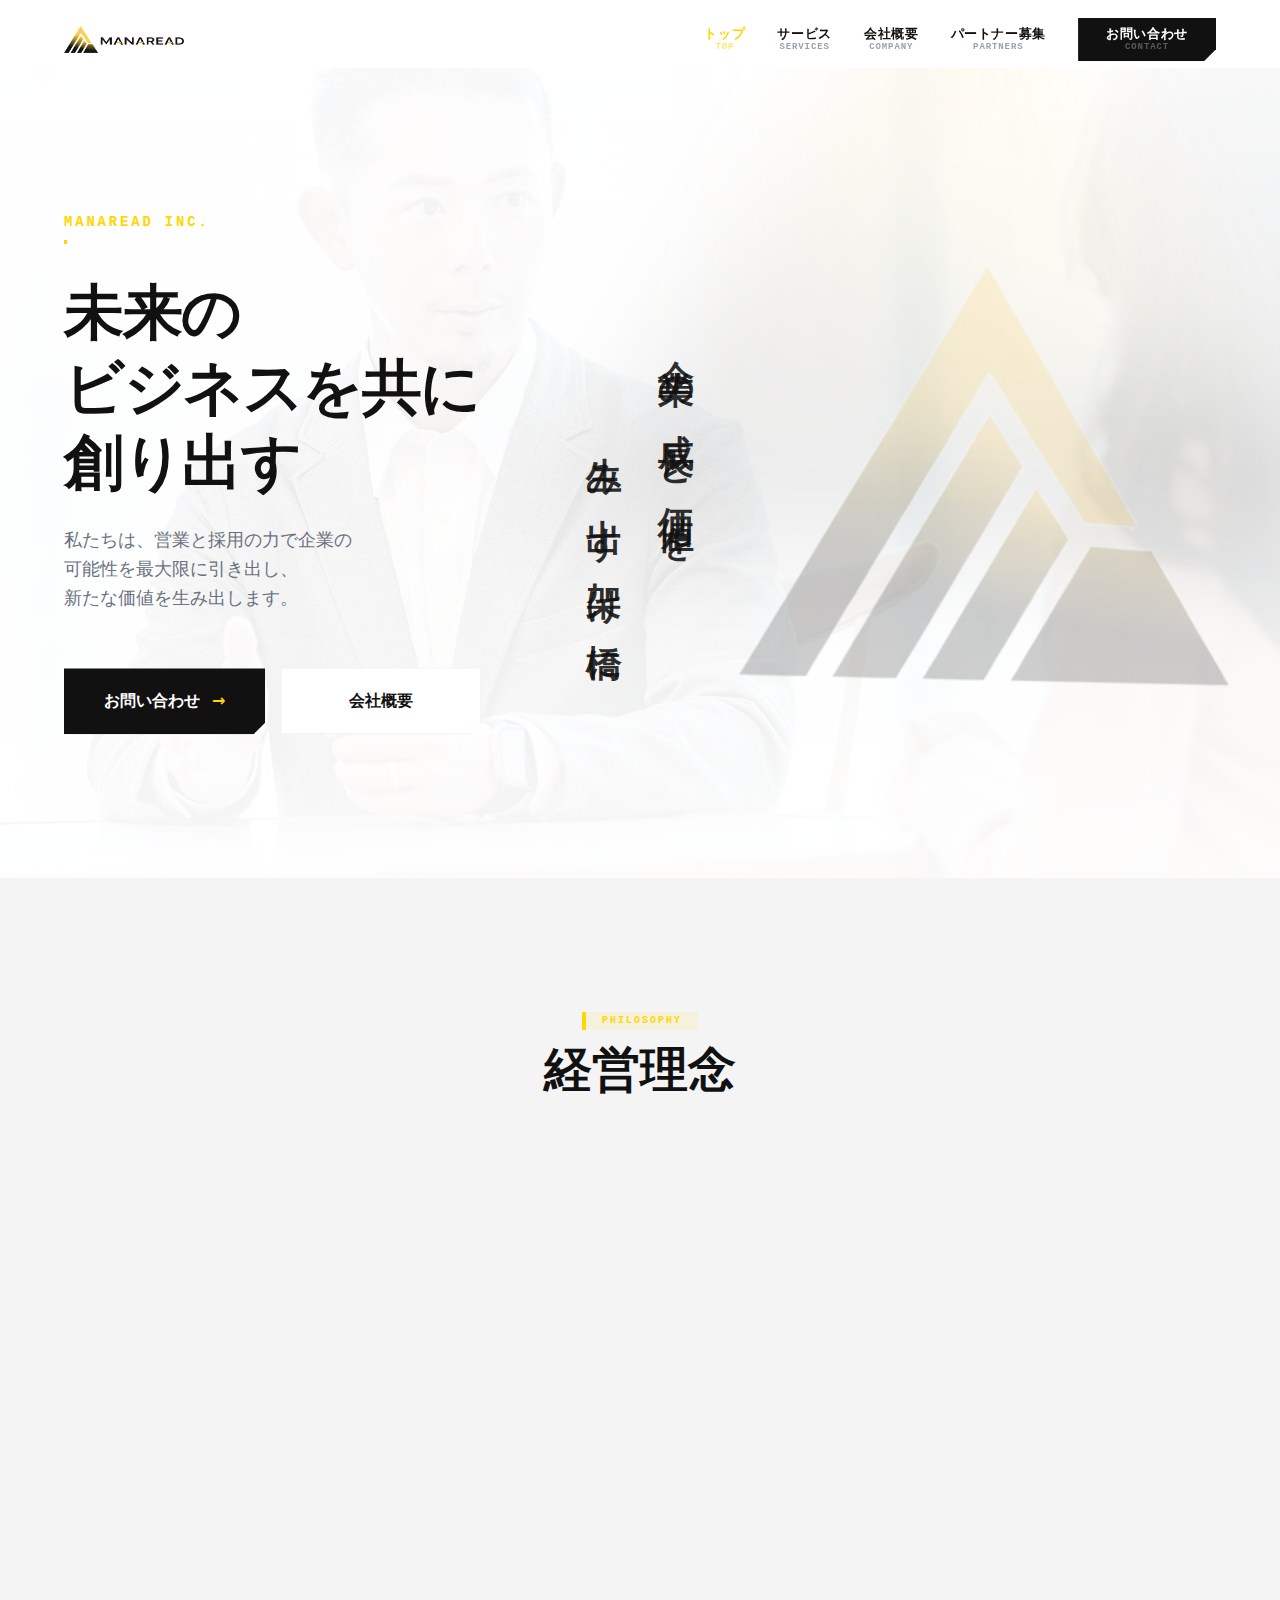
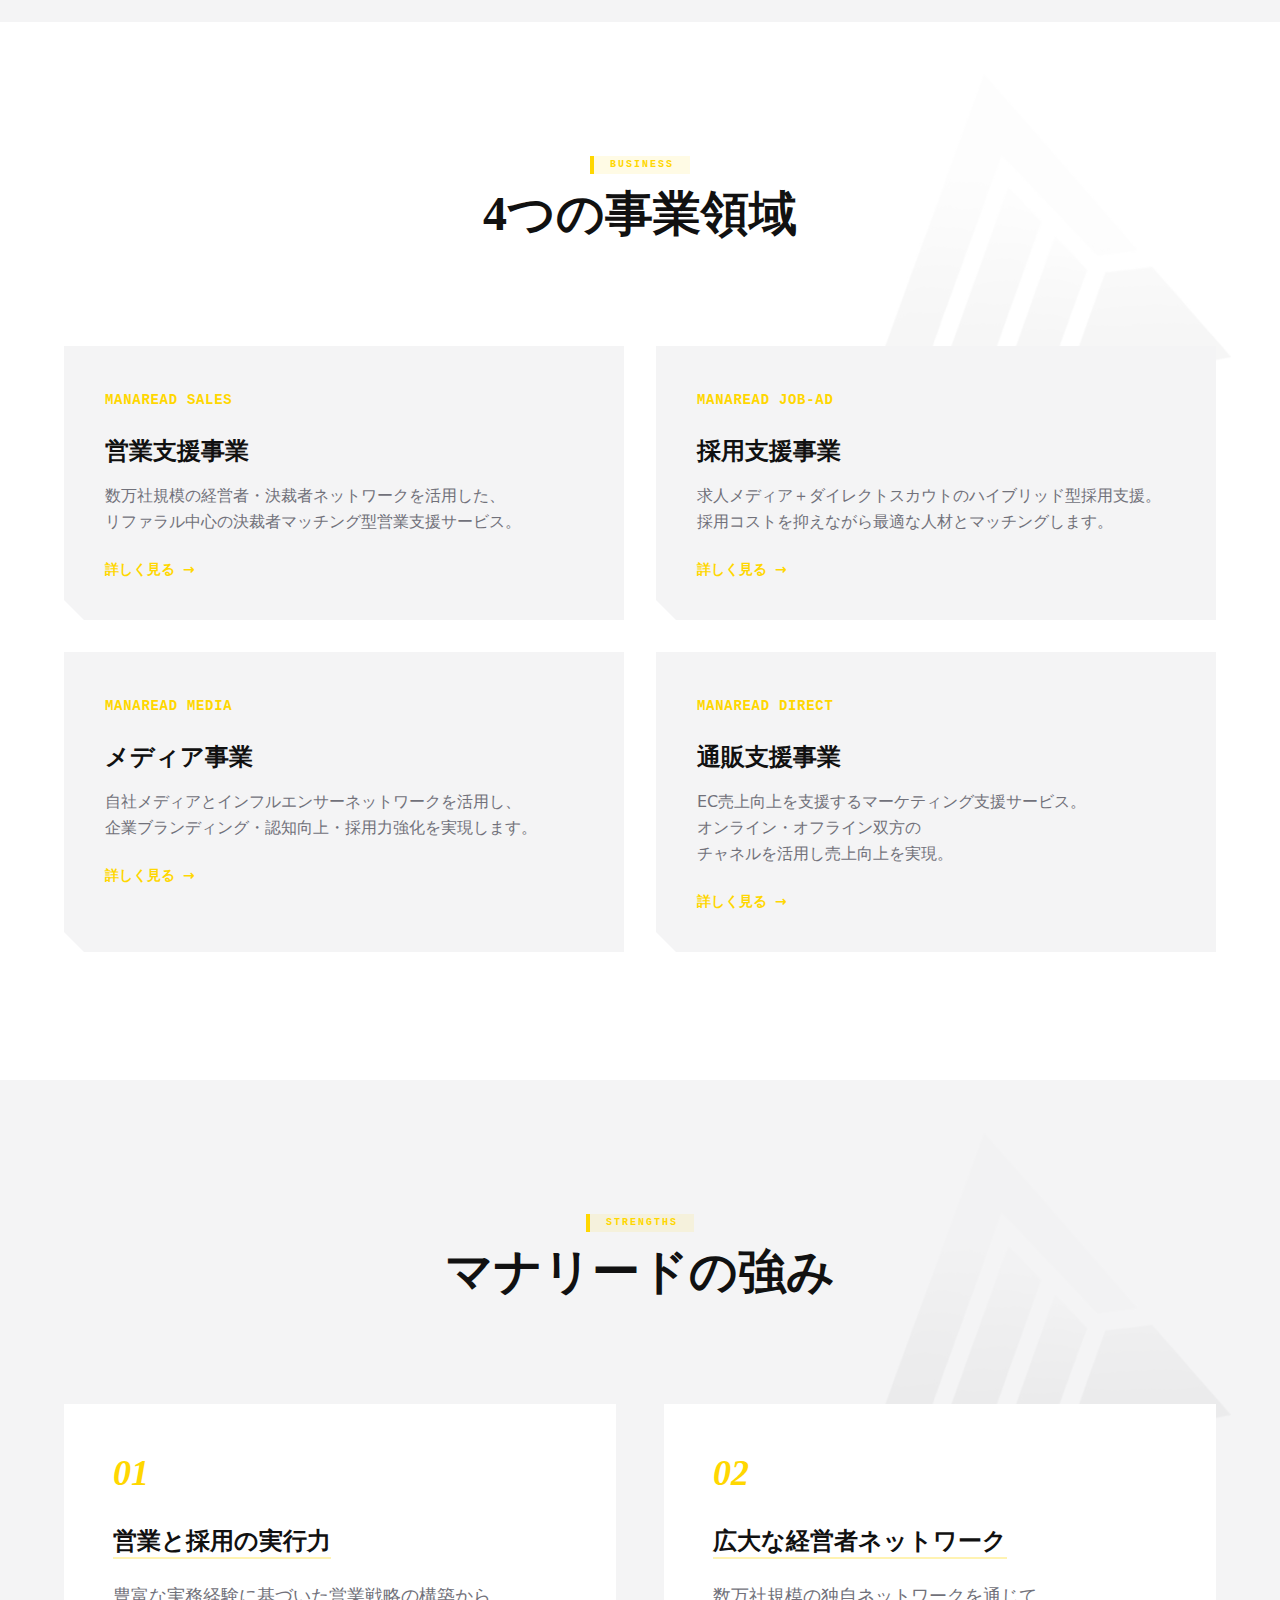
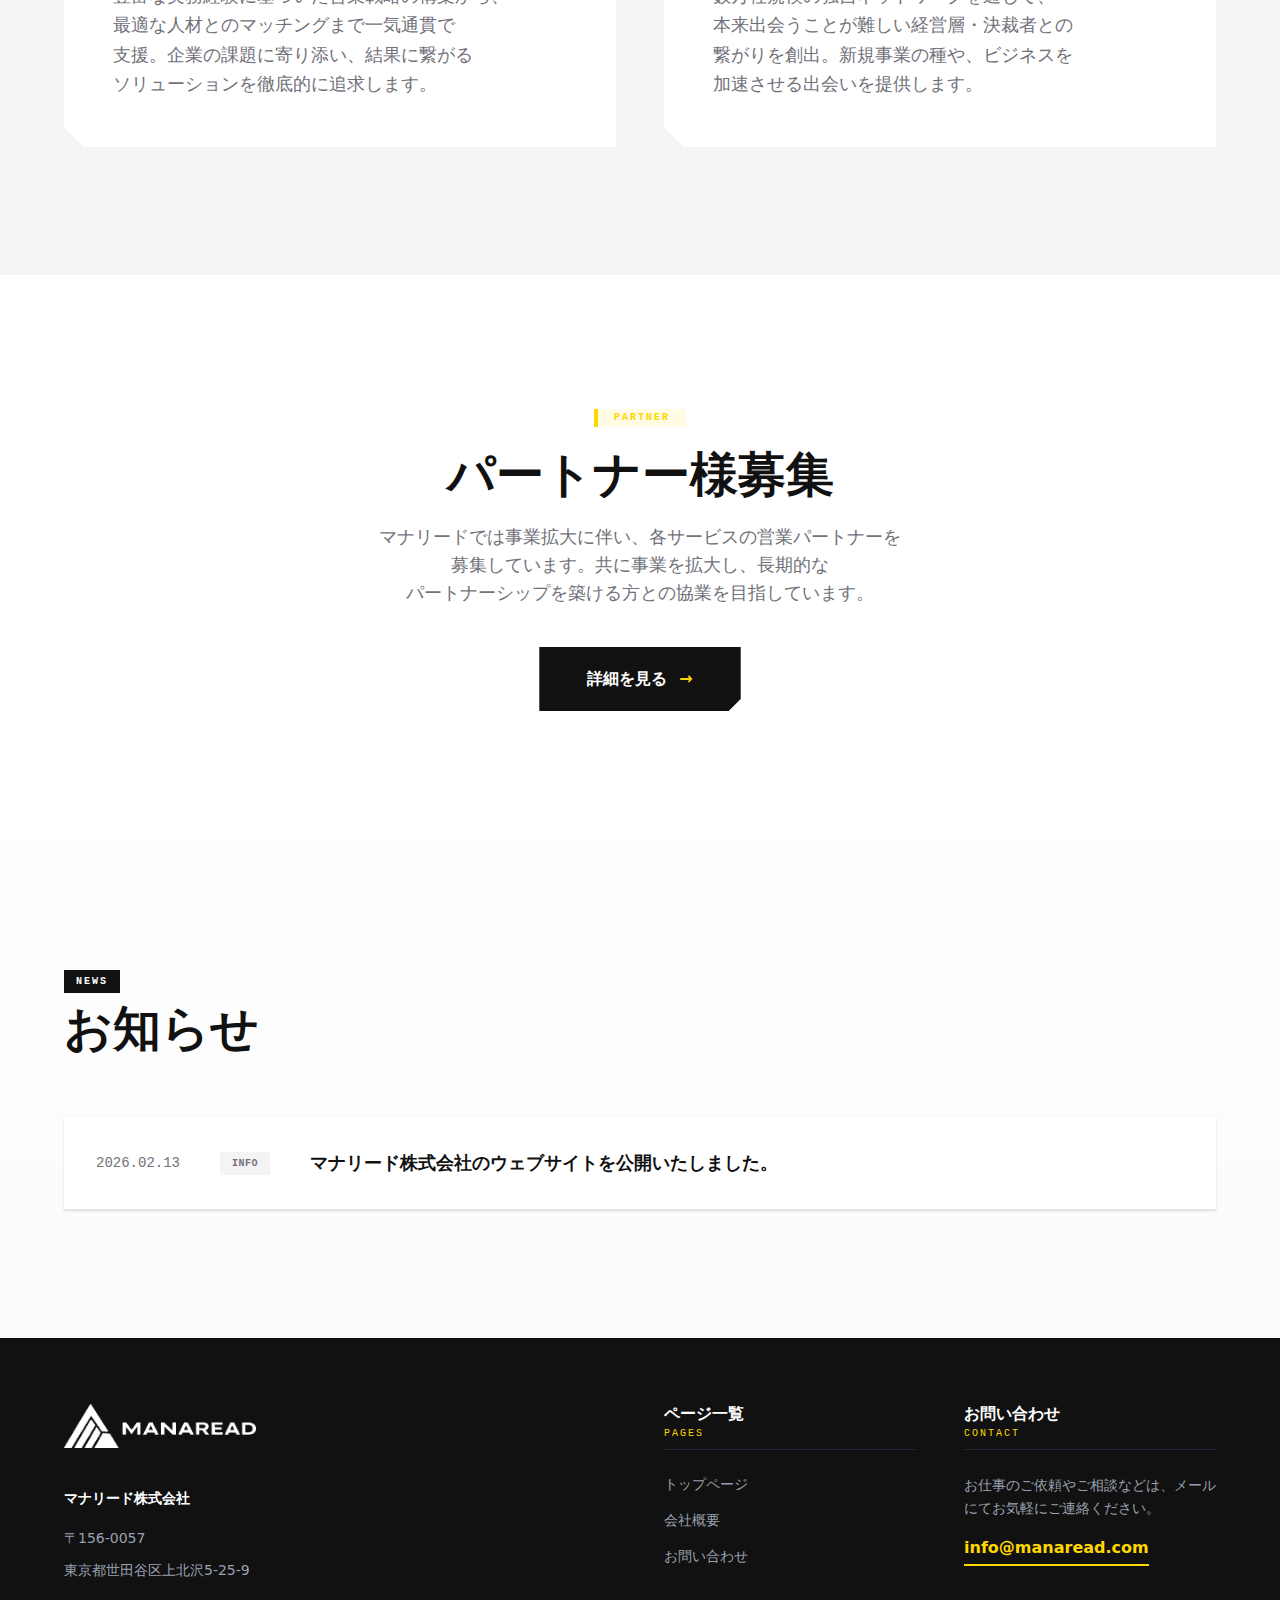
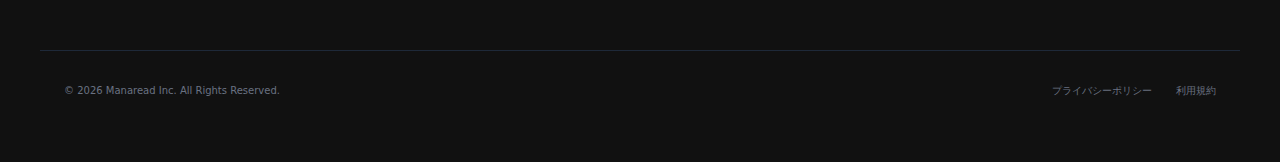
<file: index.html>
<!DOCTYPE html><!--3lcqogdO27_vFGBoDtzcm--><html lang="ja"><head><meta charSet="utf-8"/><meta name="viewport" content="width=device-width, initial-scale=1"/><link rel="preload" as="image" href="/images/logo.png"/><link rel="preload" as="image" href="/images/sample/whats-csc-bg-image.jpg"/><link rel="stylesheet" href="/_next/static/chunks/7651e66642a9c3c4.css" data-precedence="next"/><link rel="preload" as="script" fetchPriority="low" href="/_next/static/chunks/d3a13e020af96855.js"/><script src="/_next/static/chunks/aee6c7720838f8a2.js" async=""></script><script src="/_next/static/chunks/f69d959e92e51503.js" async=""></script><script src="/_next/static/chunks/turbopack-c71129856fe75176.js" async=""></script><script src="/_next/static/chunks/8d2458d562fec232.js" async=""></script><script src="/_next/static/chunks/9bf2f928bde43f73.js" async=""></script><script src="/_next/static/chunks/ff1a16fafef87110.js" async=""></script><script src="/_next/static/chunks/d2be314c3ece3fbe.js" async=""></script><script src="/_next/static/chunks/10ac5bc7f8d980ee.js" async=""></script><script src="/_next/static/chunks/839fba73b8151d40.js" async=""></script><title>マナリード株式会社 | Manaread Inc.</title><meta name="description" content="企業の成長に必要な「届く・伝わる・動く」を設計し、事業の前進を加速させる。営業支援・採用支援を中心に、企業の成長をサポートします。"/><meta name="author" content="マナリード株式会社"/><meta name="keywords" content="マナリード,営業支援,採用支援,人材サービス,営業代行,採用代行,リファラル営業"/><meta name="creator" content="マナリード株式会社"/><meta name="publisher" content="マナリード株式会社"/><meta name="robots" content="index, follow"/><meta name="googlebot" content="index, follow, max-video-preview:-1, max-image-preview:large, max-snippet:-1"/><link rel="canonical" href="https://manaread.com/"/><meta property="og:title" content="マナリード株式会社"/><meta property="og:description" content="企業の成長に必要な「届く・伝わる・動く」を設計し、事業の前進を加速させる。営業支援・採用支援を中心に、企業の成長をサポートします。"/><meta property="og:url" content="https://manaread.com/"/><meta property="og:site_name" content="マナリード株式会社"/><meta property="og:locale" content="ja_JP"/><meta property="og:image" content="https://manaread.com/images/og-image.jpg"/><meta property="og:image:width" content="1200"/><meta property="og:image:height" content="630"/><meta property="og:image:alt" content="マナリード株式会社"/><meta property="og:type" content="website"/><meta name="twitter:card" content="summary_large_image"/><meta name="twitter:title" content="マナリード株式会社"/><meta name="twitter:description" content="企業の成長に必要な「届く・伝わる・動く」を設計し、事業の前進を加速させる。営業支援・採用支援を中心に、企業の成長をサポートします。"/><meta name="twitter:image" content="https://manaread.com/images/og-image.jpg"/><link rel="icon" href="/favicon.ico?favicon.0b3bf435.ico" sizes="256x256" type="image/x-icon"/><link rel="icon" href="/images/icon.png"/><link rel="apple-touch-icon" href="/images/icon.png"/><script src="/_next/static/chunks/a6dad97d9634a72d.js" noModule=""></script></head><body class="antialiased font-sans flex flex-col min-h-screen"><div hidden=""><!--$--><!--/$--></div><header class="fixed top-0 left-0 right-0 z-50 transition-all duration-300 border-b bg-transparent border-transparent h-[80px]"><div class="container-custom h-full flex items-center justify-between"><a class="relative w-[120px] h-[40px] z-50" href="/"><img alt="Manaread" decoding="async" data-nimg="fill" class="object-contain" style="position:absolute;height:100%;width:100%;left:0;top:0;right:0;bottom:0;color:transparent" src="/images/logo.png"/></a><nav class="hidden md:flex items-center gap-8"><a class="group flex flex-col items-center justify-center transition-colors text-accent" href="/"><span class="text-[13px] font-bold tracking-[0.05em] leading-tight">トップ</span><span class="text-[9px] font-bold tracking-[0.1em] group-hover:text-accent transition-colors leading-tight uppercase font-mono text-accent/60">TOP</span></a><a class="group flex flex-col items-center justify-center transition-colors text-primary hover:text-accent" href="/services/"><span class="text-[13px] font-bold tracking-[0.05em] leading-tight">サービス</span><span class="text-[9px] font-bold tracking-[0.1em] group-hover:text-accent transition-colors leading-tight uppercase font-mono text-gray-400">SERVICES</span></a><a class="group flex flex-col items-center justify-center transition-colors text-primary hover:text-accent" href="/company/"><span class="text-[13px] font-bold tracking-[0.05em] leading-tight">会社概要</span><span class="text-[9px] font-bold tracking-[0.1em] group-hover:text-accent transition-colors leading-tight uppercase font-mono text-gray-400">COMPANY</span></a><a class="group flex flex-col items-center justify-center transition-colors text-primary hover:text-accent" href="/partners/"><span class="text-[13px] font-bold tracking-[0.05em] leading-tight">パートナー募集</span><span class="text-[9px] font-bold tracking-[0.1em] group-hover:text-accent transition-colors leading-tight uppercase font-mono text-gray-400">PARTNERS</span></a><a class="group flex flex-col items-center justify-center transition-colors text-primary hover:text-accent px-7 py-2 bg-primary text-secondary clip-triangle-btn hover:bg-black transition-all shadow-sm hover:shadow-md" href="/contact/"><span class="text-[13px] font-bold tracking-[0.05em] leading-tight text-[11px]">お問い合わせ</span><span class="text-[9px] font-bold tracking-[0.1em] group-hover:text-accent transition-colors leading-tight uppercase font-mono text-gray-400 opacity-50">CONTACT</span></a></nav><button type="button" class="md:hidden z-50 w-10 h-10 flex flex-col justify-center items-center gap-[6px]" aria-label="Menu"><span class="w-6 h-0.5 bg-primary transition-all duration-300"></span><span class="w-6 h-0.5 bg-primary transition-all duration-300"></span><span class="w-6 h-0.5 bg-primary transition-all duration-300"></span></button></div></header><main class="flex-grow pt-[68px]"><div class="flex flex-col w-full overflow-x-hidden"><section class="relative w-full h-[90vh] min-h-[700px] flex items-center justify-center bg-white overflow-hidden"><div class="absolute inset-0 z-0" style="opacity:0.3;transform:scale(1.05)"><img alt="Manaread Landscape" decoding="async" data-nimg="fill" class="object-cover grayscale-[50%]" style="position:absolute;height:100%;width:100%;left:0;top:0;right:0;bottom:0;color:transparent" src="/images/sample/whats-csc-bg-image.jpg"/></div><div class="absolute inset-0 z-0 bg-gradient-to-b from-white/90 via-white/70 to-white/90"></div><div class="absolute inset-0 z-10 pointer-events-none"><div class="absolute top-[-10%] right-[-5%] w-[60%] h-[60%] opacity-10 blur-[60px] flex items-center justify-center"><img alt="" loading="lazy" width="800" height="800" decoding="async" data-nimg="1" class="object-contain" style="color:transparent" src="/images/icon.png"/></div></div><div class="container-custom relative z-20 grid md:grid-cols-[1fr_auto_1fr] gap-12 items-center h-full" style="opacity:1"><div class="order-2 md:order-1 flex flex-col justify-center space-y-8" style="opacity:1;transform:none"><div class="space-y-2"><p class="text-accent font-bold tracking-[0.2em] text-xs md:text-sm uppercase font-mono">Manaread Inc.</p><div class="w-12 h-1 bg-accent" style="width:0px"></div></div><div class="space-y-6"><h1 class="text-4xl md:text-5xl lg:text-6xl font-bold leading-tight tracking-tight font-serif text-primary"><span class="break-words [text-wrap:balance] ">未来のビジネスを共に創り出す</span></h1><div class="text-gray-500 text-base md:text-lg max-w-sm leading-relaxed"><p class="break-words [text-wrap:balance] ">私たちは、営業と採用の力で企業の可能性を最大限に引き出し、新たな価値を生み出します。</p></div></div><div class="pt-6 flex flex-col sm:flex-row gap-4"><a href="/contact" class="group inline-flex items-center justify-center px-10 py-5 bg-primary text-secondary font-bold clip-triangle-btn hover:bg-black transition-all shadow-lg hover:shadow-2xl min-w-[200px]" tabindex="0"><div class="flex items-center transition-[font-size] duration-200">お問い合わせ<span class="ml-3 text-accent group-hover:translate-x-1 transition-transform">→</span></div></a><a href="/company" class="inline-flex items-center justify-center px-10 py-5 bg-white text-primary border border-gray-100 font-bold clip-triangle-btn hover:bg-gray-50 transition-all font-sans min-w-[200px]"><div class=" transition-[font-size] duration-200">会社概要</div></a></div></div><div class="order-1 md:order-2 flex justify-center py-12 md:py-0 md:mt-16"><div class="vertical-rl text-xl md:text-3xl lg:text-4xl font-serif font-bold tracking-[0.3em] leading-loose text-primary/90" style="opacity:1"><div><span class="inline-block" style="opacity:1;transform:none">企</span><span class="inline-block" style="opacity:1;transform:none">業</span><span class="inline-block" style="opacity:1;transform:none">の</span><span class="inline-block" style="opacity:1;transform:none">成</span><span class="inline-block" style="opacity:1;transform:none">長</span><span class="inline-block" style="opacity:1;transform:none">と</span><span class="inline-block" style="opacity:1;transform:none">価</span><span class="inline-block" style="opacity:1;transform:none">値</span><span class="inline-block" style="opacity:1;transform:none">を</span></div><div class="mt-12 md:mt-24"><span class="inline-block" style="opacity:1;transform:none">生</span><span class="inline-block" style="opacity:1;transform:none">み</span><span class="inline-block" style="opacity:1;transform:none">出</span><span class="inline-block" style="opacity:1;transform:none">す</span><span class="inline-block" style="opacity:1;transform:none">架</span><span class="inline-block" style="opacity:1;transform:none">け</span><span class="inline-block" style="opacity:1;transform:none">橋</span><span class="inline-block" style="opacity:1;transform:none">に</span></div></div></div><div class="order-3 flex items-center justify-center relative" style="opacity:1;transform:none"><div class="relative w-[280px] h-[280px] md:w-[400px] md:h-[400px]"><div class="absolute inset-0 opacity-20"><img alt="" loading="lazy" decoding="async" data-nimg="fill" class="object-contain" style="position:absolute;height:100%;width:100%;left:0;top:0;right:0;bottom:0;color:transparent" src="/images/icon.png"/></div><div style="opacity:1;transform:translateY(10px)"><img alt="Manaread Visual" decoding="async" data-nimg="fill" class="object-contain relative z-10 drop-shadow-2xl" style="position:absolute;height:100%;width:100%;left:0;top:0;right:0;bottom:0;color:transparent" src="/images/logo.png"/></div></div></div></div></section><section id="philosophy" class="relative py-20 md:py-32 overflow-hidden bg-muted py-24 md:py-32 "><div class="container-custom relative z-10" style="opacity:1;transform:none"><div class="max-w-6xl mx-auto"><div class="text-center mb-16"><div class="inline-block px-4 py-1 bg-accent/10 border-l-4 border-accent mb-4" style="opacity:1;transform:none"><p class="text-accent font-bold tracking-[0.2em] text-[10px] uppercase font-mono leading-none">Philosophy</p></div><h2 class="text-3xl md:text-5xl font-bold font-serif mb-6" style="opacity:1;transform:none">経営理念</h2><div class="w-16 h-1 bg-accent mx-auto" style="width:0px"></div></div><div class="grid md:grid-cols-3 gap-8 " style="opacity:0"><div class="bg-white p-10 shadow-lg clip-geometric-card" style="opacity:0;transform:translateY(20px)"><div class="text-accent font-bold tracking-[0.3em] text-xs mb-4 uppercase font-mono">Mission</div><h3 class="text-xl font-bold font-serif mb-4">存在意義</h3><p class="break-words [text-wrap:balance] text-muted-foreground leading-relaxed">企業の成長に必要な「届く・伝わる・動く」を設計し、事業の前進を加速させる</p></div><div class="bg-white p-10 shadow-lg clip-geometric-card" style="opacity:0;transform:translateY(20px)"><div class="text-accent font-bold tracking-[0.3em] text-xs mb-4 uppercase font-mono">Vision</div><h3 class="text-xl font-bold font-serif mb-4">目指す未来</h3><p class="break-words [text-wrap:balance] text-muted-foreground leading-relaxed">売上・採用・信頼が循環する、成長支援インフラとなる</p></div><div class="bg-white p-10 shadow-lg clip-geometric-card" style="opacity:0;transform:translateY(20px)"><div class="text-accent font-bold tracking-[0.3em] text-xs mb-4 uppercase font-mono">Value</div><h3 class="text-xl font-bold font-serif mb-4">行動指針</h3><ul class="space-y-2"><li class="flex items-start gap-3"><span class="text-accent font-bold">1<!-- -->.</span><span>成果から逆算する</span></li><li class="flex items-start gap-3"><span class="text-accent font-bold">2<!-- -->.</span><span>点ではなく、設計で考える</span></li><li class="flex items-start gap-3"><span class="text-accent font-bold">3<!-- -->.</span><span>決裁ラインに価値を届ける</span></li><li class="flex items-start gap-3"><span class="text-accent font-bold">4<!-- -->.</span><span>信頼を資産として積み上げる</span></li><li class="flex items-start gap-3"><span class="text-accent font-bold">5<!-- -->.</span><span>現場で磨き続ける</span></li></ul></div></div></div></div></section><section id="business" class="relative py-20 md:py-32 overflow-hidden bg-background py-24 md:py-32 "><div class="absolute top-10 right-[5%] opacity-[0.03] pointer-events-none select-none z-10" style="opacity:0.03;transform:scale(0.95) rotate(-10deg)"><img alt="" loading="lazy" width="400" height="400" decoding="async" data-nimg="1" class="filter grayscale" style="color:transparent" src="/images/icon.png"/></div><div class="container-custom relative z-10" style="opacity:1;transform:none"><div class="text-center mb-20"><div class="inline-block px-4 py-1 bg-accent/10 border-l-4 border-accent mb-4" style="opacity:1;transform:none"><p class="text-accent font-bold tracking-[0.2em] text-[10px] uppercase font-mono leading-none">Business</p></div><h2 class="text-3xl md:text-5xl font-bold font-serif mb-6" style="opacity:1;transform:none">4つの事業領域</h2><div class="w-16 h-1 bg-accent mx-auto" style="width:0px"></div></div><div class="grid md:grid-cols-2 gap-6 lg:gap-8 max-w-6xl mx-auto"><a href="/services#sales" class="group bg-muted p-10 clip-geometric-card hover:bg-white hover:shadow-2xl transition-all duration-500 border border-transparent hover:border-border-subtle relative overflow-hidden"><div class="mb-6"><span class="text-accent text-sm font-bold tracking-wider uppercase font-mono">Manaread Sales</span></div><h3 class="text-2xl font-bold mb-4 font-serif">営業支援事業</h3><p class="break-words [text-wrap:balance] text-muted-foreground leading-relaxed mb-6">数万社規模の経営者・決裁者ネットワークを活用した、リファラル中心の決裁者マッチング型営業支援サービス。</p><span class="text-accent font-bold text-sm flex items-center gap-2 group-hover:gap-3 transition-all">詳しく見る<span>→</span></span></a><a href="/services#jobad" class="group bg-muted p-10 clip-geometric-card hover:bg-white hover:shadow-2xl transition-all duration-500 border border-transparent hover:border-border-subtle relative overflow-hidden"><div class="mb-6"><span class="text-accent text-sm font-bold tracking-wider uppercase font-mono">Manaread JOB-AD</span></div><h3 class="text-2xl font-bold mb-4 font-serif">採用支援事業</h3><p class="break-words [text-wrap:balance] text-muted-foreground leading-relaxed mb-6">求人メディア＋ダイレクトスカウトのハイブリッド型採用支援。採用コストを抑えながら最適な人材とマッチングします。</p><span class="text-accent font-bold text-sm flex items-center gap-2 group-hover:gap-3 transition-all">詳しく見る<span>→</span></span></a><a href="/services#media" class="group bg-muted p-10 clip-geometric-card hover:bg-white hover:shadow-2xl transition-all duration-500 border border-transparent hover:border-border-subtle relative overflow-hidden"><div class="mb-6"><span class="text-accent text-sm font-bold tracking-wider uppercase font-mono">Manaread Media</span></div><h3 class="text-2xl font-bold mb-4 font-serif">メディア事業</h3><p class="break-words [text-wrap:balance] text-muted-foreground leading-relaxed mb-6">自社メディアとインフルエンサーネットワークを活用し、企業ブランディング・認知向上・採用力強化を実現します。</p><span class="text-accent font-bold text-sm flex items-center gap-2 group-hover:gap-3 transition-all">詳しく見る<span>→</span></span></a><a href="/services#direct" class="group bg-muted p-10 clip-geometric-card hover:bg-white hover:shadow-2xl transition-all duration-500 border border-transparent hover:border-border-subtle relative overflow-hidden"><div class="mb-6"><span class="text-accent text-sm font-bold tracking-wider uppercase font-mono">Manaread Direct</span></div><h3 class="text-2xl font-bold mb-4 font-serif">通販支援事業</h3><p class="break-words [text-wrap:balance] text-muted-foreground leading-relaxed mb-6">EC売上向上を支援するマーケティング支援サービス。オンライン・オフライン双方のチャネルを活用し売上向上を実現。</p><span class="text-accent font-bold text-sm flex items-center gap-2 group-hover:gap-3 transition-all">詳しく見る<span>→</span></span></a></div></div></section><section id="strengths" class="relative py-20 md:py-32 overflow-hidden bg-muted py-24 md:py-32 "><div class="absolute top-10 right-[5%] opacity-[0.03] pointer-events-none select-none z-10" style="opacity:0.03;transform:scale(0.95) rotate(-10deg)"><img alt="" loading="lazy" width="400" height="400" decoding="async" data-nimg="1" class="filter grayscale" style="color:transparent" src="/images/icon.png"/></div><div class="container-custom relative z-10" style="opacity:1;transform:none"><div class="text-center mb-20 relative z-20"><div class="inline-block px-4 py-1 bg-accent/10 border-l-4 border-accent mb-4" style="opacity:1;transform:none"><p class="text-accent font-bold tracking-[0.2em] text-[10px] uppercase font-mono leading-none">Strengths</p></div><h2 class="text-3xl md:text-5xl font-bold font-serif mb-6" style="opacity:1;transform:none">マナリードの強み</h2><div class="w-16 h-1 bg-accent mx-auto" style="width:0px"></div></div><div class="grid md:grid-cols-2 gap-8 lg:gap-12 relative z-20 max-w-6xl mx-auto"><div class="bg-white p-12 clip-geometric-card hover:shadow-2xl transition-all duration-500 border border-transparent hover:border-border-subtle group overflow-hidden relative"><div class="mb-8 relative flex items-center"><span class="relative text-accent text-4xl font-serif font-bold italic">01</span></div><h3 class="text-2xl font-bold mb-6 font-serif underline decoration-accent/30 underline-offset-8">営業と採用の実行力</h3><p class="break-words [text-wrap:balance] text-muted-foreground leading-relaxed text-lg">豊富な実務経験に基づいた営業戦略の構築から、最適な人材とのマッチングまで一気通貫で支援。企業の課題に寄り添い、結果に繋がるソリューションを徹底的に追求します。</p></div><div class="bg-white p-12 clip-geometric-card hover:shadow-2xl transition-all duration-500 border border-transparent hover:border-border-subtle group overflow-hidden relative"><div class="mb-8 relative flex items-center"><span class="relative text-accent text-4xl font-serif font-bold italic">02</span></div><h3 class="text-2xl font-bold mb-6 font-serif underline decoration-accent/30 underline-offset-8">広大な経営者ネットワーク</h3><p class="break-words [text-wrap:balance] text-muted-foreground leading-relaxed text-lg">数万社規模の独自ネットワークを通じて、本来出会うことが難しい経営層・決裁者との繋がりを創出。新規事業の種や、ビジネスを加速させる出会いを提供します。</p></div></div></div></section><section id="partner" class="relative py-20 md:py-32 overflow-hidden bg-background py-24 md:py-32 "><div class="container-custom relative z-10" style="opacity:1;transform:none"><div class="max-w-4xl mx-auto text-center" style="opacity:1;transform:none"><div class="inline-block px-4 py-1 bg-accent/10 border-l-4 border-accent mb-6" style="opacity:1;transform:none"><p class="text-accent font-bold tracking-[0.2em] text-[10px] uppercase font-mono leading-none">Partner</p></div><h2 class="text-3xl md:text-5xl font-bold font-serif mb-6">パートナー様募集</h2><p class="break-words [text-wrap:balance] text-lg text-muted-foreground mb-10 max-w-2xl mx-auto">マナリードでは事業拡大に伴い、各サービスの営業パートナーを募集しています。共に事業を拡大し、長期的なパートナーシップを築ける方との協業を目指しています。</p><a href="/partners" class="inline-flex items-center justify-center px-12 py-5 bg-primary text-secondary font-bold clip-triangle-btn hover:bg-black transition-all shadow-lg hover:shadow-2xl group" tabindex="0">詳細を見る<span class="ml-3 text-accent group-hover:translate-x-1 transition-transform">→</span></a></div></div></section><section id="news" class="relative py-20 md:py-32 overflow-hidden bg-muted py-24 md:py-32 bg-image-overlay"><div class="absolute inset-0 z-0" style="opacity:0.08;transform:scale(1.05)"><img alt="" loading="lazy" decoding="async" data-nimg="fill" class="object-cover grayscale" style="position:absolute;height:100%;width:100%;left:0;top:0;right:0;bottom:0;color:transparent" src="/images/sample/study-header.jpg"/></div><div class="container-custom relative z-10" style="opacity:1;transform:none"><div class="flex flex-col md:flex-row justify-between items-start md:items-end mb-16 relative z-20"><div style="opacity:1;transform:none"><div class="inline-block px-3 py-1 bg-primary text-secondary mb-3"><p class="text-[10px] font-bold tracking-[0.2em] uppercase font-mono">News</p></div><h2 class="text-3xl md:text-5xl font-bold font-serif">お知らせ</h2></div></div><div class="bg-white shadow-sm overflow-hidden relative z-20"><article class="border-b border-border-subtle px-8 py-8 hover:bg-gray-50 transition-colors cursor-pointer group flex items-center"><div class="flex flex-col md:flex-row md:items-center gap-4 md:gap-10"><time class="text-sm text-muted-foreground font-mono">2026.02.13</time><div class="inline-block px-3 py-1 bg-muted text-[10px] font-bold text-muted-foreground tracking-wider uppercase font-mono">Info</div><h3 class="text-lg font-bold group-hover:text-accent transition-colors">マナリード株式会社のウェブサイトを公開いたしました。</h3></div></article></div></div></section></div><!--$--><!--/$--></main><footer class="bg-section-dark text-white py-16"><div class="container-custom grid md:grid-cols-4 gap-12"><div class="col-span-1 md:col-span-2 text-center md:text-left"><div class="mb-8 relative w-48 h-12 mx-auto md:mx-0"><img alt="Manaread Logo" loading="lazy" decoding="async" data-nimg="fill" class="object-contain brightness-0 invert" style="position:absolute;height:100%;width:100%;left:0;top:0;right:0;bottom:0;color:transparent" src="/images/logo.png"/></div><address class="not-italic text-gray-400 text-sm leading-8"><span class="text-white font-bold block mb-2">マナリード株式会社</span>〒156-0057<br/>東京都世田谷区上北沢5-25-9</address></div><div class="col-span-1"><div class="mb-6 border-b border-gray-800 pb-2"><h3 class="font-bold text-white text-base">ページ一覧</h3><p class="text-[10px] text-accent tracking-[0.2em] uppercase font-mono">Pages</p></div><ul class="space-y-4 text-sm text-gray-400"><li><a class="hover:text-white transition-colors" href="/">トップページ</a></li><li><a class="hover:text-white transition-colors" href="/company/">会社概要</a></li><li><a class="hover:text-white transition-colors" href="/contact/">お問い合わせ</a></li></ul></div><div class="col-span-1"><div class="mb-6 border-b border-gray-800 pb-2"><h3 class="font-bold text-white text-base">お問い合わせ</h3><p class="text-[10px] text-accent tracking-[0.2em] uppercase font-mono">Contact</p></div><p class="text-sm text-gray-400 mb-4 leading-relaxed">お仕事のご依頼やご相談などは、メールにてお気軽にご連絡ください。</p><a href="mailto:info@manaread.com" class="text-base font-bold text-accent hover:text-white border-b-2 border-accent transition-all pb-1 inline-block">info@manaread.com</a></div></div><div class="container-custom mt-16 pt-8 border-t border-gray-800 text-[10px] text-gray-500 flex flex-col md:flex-row justify-between items-center gap-4"><p>© <!-- -->2026<!-- --> Manaread Inc. All Rights Reserved.</p><div class="flex gap-6"><a class="hover:text-white transition-colors" href="/privacy/">プライバシーポリシー</a><a class="hover:text-white transition-colors" href="/terms/">利用規約</a></div></div></footer><script src="/_next/static/chunks/d3a13e020af96855.js" id="_R_" async=""></script><script>(self.__next_f=self.__next_f||[]).push([0])</script><script>self.__next_f.push([1,"1:\"$Sreact.fragment\"\n2:I[56132,[\"/_next/static/chunks/8d2458d562fec232.js\",\"/_next/static/chunks/9bf2f928bde43f73.js\"],\"Header\"]\n3:I[39756,[\"/_next/static/chunks/ff1a16fafef87110.js\",\"/_next/static/chunks/d2be314c3ece3fbe.js\"],\"default\"]\n4:I[37457,[\"/_next/static/chunks/ff1a16fafef87110.js\",\"/_next/static/chunks/d2be314c3ece3fbe.js\"],\"default\"]\n5:I[85437,[\"/_next/static/chunks/8d2458d562fec232.js\",\"/_next/static/chunks/9bf2f928bde43f73.js\"],\"Image\"]\n6:I[22016,[\"/_next/static/chunks/8d2458d562fec232.js\",\"/_next/static/chunks/9bf2f928bde43f73.js\"],\"\"]\na:I[68027,[],\"default\"]\n:HL[\"/_next/static/chunks/7651e66642a9c3c4.css\",\"style\"]\n"])</script><script>self.__next_f.push([1,"0:{\"P\":null,\"b\":\"3lcqogdO27-vFGBoDtzcm\",\"c\":[\"\",\"\"],\"q\":\"\",\"i\":false,\"f\":[[[\"\",{\"children\":[\"__PAGE__\",{}]},\"$undefined\",\"$undefined\",true],[[\"$\",\"$1\",\"c\",{\"children\":[[[\"$\",\"link\",\"0\",{\"rel\":\"stylesheet\",\"href\":\"/_next/static/chunks/7651e66642a9c3c4.css\",\"precedence\":\"next\",\"crossOrigin\":\"$undefined\",\"nonce\":\"$undefined\"}],[\"$\",\"script\",\"script-0\",{\"src\":\"/_next/static/chunks/8d2458d562fec232.js\",\"async\":true,\"nonce\":\"$undefined\"}],[\"$\",\"script\",\"script-1\",{\"src\":\"/_next/static/chunks/9bf2f928bde43f73.js\",\"async\":true,\"nonce\":\"$undefined\"}]],[\"$\",\"html\",null,{\"lang\":\"ja\",\"children\":[\"$\",\"body\",null,{\"className\":\"antialiased font-sans flex flex-col min-h-screen\",\"children\":[[\"$\",\"$L2\",null,{}],[\"$\",\"main\",null,{\"className\":\"flex-grow pt-[68px]\",\"children\":[\"$\",\"$L3\",null,{\"parallelRouterKey\":\"children\",\"error\":\"$undefined\",\"errorStyles\":\"$undefined\",\"errorScripts\":\"$undefined\",\"template\":[\"$\",\"$L4\",null,{}],\"templateStyles\":\"$undefined\",\"templateScripts\":\"$undefined\",\"notFound\":[[[\"$\",\"title\",null,{\"children\":\"404: This page could not be found.\"}],[\"$\",\"div\",null,{\"style\":{\"fontFamily\":\"system-ui,\\\"Segoe UI\\\",Roboto,Helvetica,Arial,sans-serif,\\\"Apple Color Emoji\\\",\\\"Segoe UI Emoji\\\"\",\"height\":\"100vh\",\"textAlign\":\"center\",\"display\":\"flex\",\"flexDirection\":\"column\",\"alignItems\":\"center\",\"justifyContent\":\"center\"},\"children\":[\"$\",\"div\",null,{\"children\":[[\"$\",\"style\",null,{\"dangerouslySetInnerHTML\":{\"__html\":\"body{color:#000;background:#fff;margin:0}.next-error-h1{border-right:1px solid rgba(0,0,0,.3)}@media (prefers-color-scheme:dark){body{color:#fff;background:#000}.next-error-h1{border-right:1px solid rgba(255,255,255,.3)}}\"}}],[\"$\",\"h1\",null,{\"className\":\"next-error-h1\",\"style\":{\"display\":\"inline-block\",\"margin\":\"0 20px 0 0\",\"padding\":\"0 23px 0 0\",\"fontSize\":24,\"fontWeight\":500,\"verticalAlign\":\"top\",\"lineHeight\":\"49px\"},\"children\":404}],[\"$\",\"div\",null,{\"style\":{\"display\":\"inline-block\"},\"children\":[\"$\",\"h2\",null,{\"style\":{\"fontSize\":14,\"fontWeight\":400,\"lineHeight\":\"49px\",\"margin\":0},\"children\":\"This page could not be found.\"}]}]]}]}]],[]],\"forbidden\":\"$undefined\",\"unauthorized\":\"$undefined\"}]}],[\"$\",\"footer\",null,{\"className\":\"bg-section-dark text-white py-16\",\"children\":[[\"$\",\"div\",null,{\"className\":\"container-custom grid md:grid-cols-4 gap-12\",\"children\":[[\"$\",\"div\",null,{\"className\":\"col-span-1 md:col-span-2 text-center md:text-left\",\"children\":[[\"$\",\"div\",null,{\"className\":\"mb-8 relative w-48 h-12 mx-auto md:mx-0\",\"children\":[\"$\",\"$L5\",null,{\"src\":\"/images/logo.png\",\"alt\":\"Manaread Logo\",\"fill\":true,\"className\":\"object-contain brightness-0 invert\"}]}],[\"$\",\"address\",null,{\"className\":\"not-italic text-gray-400 text-sm leading-8\",\"children\":[[\"$\",\"span\",null,{\"className\":\"text-white font-bold block mb-2\",\"children\":\"マナリード株式会社\"}],\"〒156-0057\",[\"$\",\"br\",null,{}],\"東京都世田谷区上北沢5-25-9\"]}]]}],[\"$\",\"div\",null,{\"className\":\"col-span-1\",\"children\":[[\"$\",\"div\",null,{\"className\":\"mb-6 border-b border-gray-800 pb-2\",\"children\":[[\"$\",\"h3\",null,{\"className\":\"font-bold text-white text-base\",\"children\":\"ページ一覧\"}],[\"$\",\"p\",null,{\"className\":\"text-[10px] text-accent tracking-[0.2em] uppercase font-mono\",\"children\":\"Pages\"}]]}],[\"$\",\"ul\",null,{\"className\":\"space-y-4 text-sm text-gray-400\",\"children\":[[\"$\",\"li\",null,{\"children\":[\"$\",\"$L6\",null,{\"href\":\"/\",\"className\":\"hover:text-white transition-colors\",\"children\":\"トップページ\"}]}],[\"$\",\"li\",null,{\"children\":[\"$\",\"$L6\",null,{\"href\":\"/company\",\"className\":\"hover:text-white transition-colors\",\"children\":\"会社概要\"}]}],[\"$\",\"li\",null,{\"children\":[\"$\",\"$L6\",null,{\"href\":\"/contact\",\"className\":\"hover:text-white transition-colors\",\"children\":\"お問い合わせ\"}]}]]}]]}],[\"$\",\"div\",null,{\"className\":\"col-span-1\",\"children\":[[\"$\",\"div\",null,{\"className\":\"mb-6 border-b border-gray-800 pb-2\",\"children\":[[\"$\",\"h3\",null,{\"className\":\"font-bold text-white text-base\",\"children\":\"お問い合わせ\"}],[\"$\",\"p\",null,{\"className\":\"text-[10px] text-accent tracking-[0.2em] uppercase font-mono\",\"children\":\"Contact\"}]]}],[\"$\",\"p\",null,{\"className\":\"text-sm text-gray-400 mb-4 leading-relaxed\",\"children\":\"お仕事のご依頼やご相談などは、メールにてお気軽にご連絡ください。\"}],[\"$\",\"a\",null,{\"href\":\"mailto:info@manaread.com\",\"className\":\"text-base font-bold text-accent hover:text-white border-b-2 border-accent transition-all pb-1 inline-block\",\"children\":\"info@manaread.com\"}]]}]]}],[\"$\",\"div\",null,{\"className\":\"container-custom mt-16 pt-8 border-t border-gray-800 text-[10px] text-gray-500 flex flex-col md:flex-row justify-between items-center gap-4\",\"children\":[[\"$\",\"p\",null,{\"children\":[\"© \",2026,\" Manaread Inc. All Rights Reserved.\"]}],\"$L7\"]}]]}]]}]}]]}],{\"children\":[\"$L8\",{},null,false,false]},null,false,false],\"$L9\",false]],\"m\":\"$undefined\",\"G\":[\"$a\",[]],\"S\":true}\n"])</script><script>self.__next_f.push([1,"b:I[47257,[\"/_next/static/chunks/ff1a16fafef87110.js\",\"/_next/static/chunks/d2be314c3ece3fbe.js\"],\"ClientPageRoot\"]\nc:I[31713,[\"/_next/static/chunks/8d2458d562fec232.js\",\"/_next/static/chunks/9bf2f928bde43f73.js\",\"/_next/static/chunks/10ac5bc7f8d980ee.js\",\"/_next/static/chunks/839fba73b8151d40.js\"],\"default\"]\nf:I[97367,[\"/_next/static/chunks/ff1a16fafef87110.js\",\"/_next/static/chunks/d2be314c3ece3fbe.js\"],\"OutletBoundary\"]\n10:\"$Sreact.suspense\"\n12:I[97367,[\"/_next/static/chunks/ff1a16fafef87110.js\",\"/_next/static/chunks/d2be314c3ece3fbe.js\"],\"ViewportBoundary\"]\n14:I[97367,[\"/_next/static/chunks/ff1a16fafef87110.js\",\"/_next/static/chunks/d2be314c3ece3fbe.js\"],\"MetadataBoundary\"]\n7:[\"$\",\"div\",null,{\"className\":\"flex gap-6\",\"children\":[[\"$\",\"$L6\",null,{\"href\":\"/privacy\",\"className\":\"hover:text-white transition-colors\",\"children\":\"プライバシーポリシー\"}],[\"$\",\"$L6\",null,{\"href\":\"/terms\",\"className\":\"hover:text-white transition-colors\",\"children\":\"利用規約\"}]]}]\n8:[\"$\",\"$1\",\"c\",{\"children\":[[\"$\",\"$Lb\",null,{\"Component\":\"$c\",\"serverProvidedParams\":{\"searchParams\":{},\"params\":{},\"promises\":[\"$@d\",\"$@e\"]}}],[[\"$\",\"script\",\"script-0\",{\"src\":\"/_next/static/chunks/10ac5bc7f8d980ee.js\",\"async\":true,\"nonce\":\"$undefined\"}],[\"$\",\"script\",\"script-1\",{\"src\":\"/_next/static/chunks/839fba73b8151d40.js\",\"async\":true,\"nonce\":\"$undefined\"}]],[\"$\",\"$Lf\",null,{\"children\":[\"$\",\"$10\",null,{\"name\":\"Next.MetadataOutlet\",\"children\":\"$@11\"}]}]]}]\n9:[\"$\",\"$1\",\"h\",{\"children\":[null,[\"$\",\"$L12\",null,{\"children\":\"$L13\"}],[\"$\",\"div\",null,{\"hidden\":true,\"children\":[\"$\",\"$L14\",null,{\"children\":[\"$\",\"$10\",null,{\"name\":\"Next.Metadata\",\"children\":\"$L15\"}]}]}],null]}]\n"])</script><script>self.__next_f.push([1,"d:{}\ne:\"$8:props:children:0:props:serverProvidedParams:params\"\n"])</script><script>self.__next_f.push([1,"13:[[\"$\",\"meta\",\"0\",{\"charSet\":\"utf-8\"}],[\"$\",\"meta\",\"1\",{\"name\":\"viewport\",\"content\":\"width=device-width, initial-scale=1\"}]]\n"])</script><script>self.__next_f.push([1,"16:I[27201,[\"/_next/static/chunks/ff1a16fafef87110.js\",\"/_next/static/chunks/d2be314c3ece3fbe.js\"],\"IconMark\"]\n11:null\n"])</script><script>self.__next_f.push([1,"15:[[\"$\",\"title\",\"0\",{\"children\":\"マナリード株式会社 | Manaread Inc.\"}],[\"$\",\"meta\",\"1\",{\"name\":\"description\",\"content\":\"企業の成長に必要な「届く・伝わる・動く」を設計し、事業の前進を加速させる。営業支援・採用支援を中心に、企業の成長をサポートします。\"}],[\"$\",\"meta\",\"2\",{\"name\":\"author\",\"content\":\"マナリード株式会社\"}],[\"$\",\"meta\",\"3\",{\"name\":\"keywords\",\"content\":\"マナリード,営業支援,採用支援,人材サービス,営業代行,採用代行,リファラル営業\"}],[\"$\",\"meta\",\"4\",{\"name\":\"creator\",\"content\":\"マナリード株式会社\"}],[\"$\",\"meta\",\"5\",{\"name\":\"publisher\",\"content\":\"マナリード株式会社\"}],[\"$\",\"meta\",\"6\",{\"name\":\"robots\",\"content\":\"index, follow\"}],[\"$\",\"meta\",\"7\",{\"name\":\"googlebot\",\"content\":\"index, follow, max-video-preview:-1, max-image-preview:large, max-snippet:-1\"}],[\"$\",\"link\",\"8\",{\"rel\":\"canonical\",\"href\":\"https://manaread.com/\"}],[\"$\",\"meta\",\"9\",{\"property\":\"og:title\",\"content\":\"マナリード株式会社\"}],[\"$\",\"meta\",\"10\",{\"property\":\"og:description\",\"content\":\"企業の成長に必要な「届く・伝わる・動く」を設計し、事業の前進を加速させる。営業支援・採用支援を中心に、企業の成長をサポートします。\"}],[\"$\",\"meta\",\"11\",{\"property\":\"og:url\",\"content\":\"https://manaread.com/\"}],[\"$\",\"meta\",\"12\",{\"property\":\"og:site_name\",\"content\":\"マナリード株式会社\"}],[\"$\",\"meta\",\"13\",{\"property\":\"og:locale\",\"content\":\"ja_JP\"}],[\"$\",\"meta\",\"14\",{\"property\":\"og:image\",\"content\":\"https://manaread.com/images/og-image.jpg\"}],[\"$\",\"meta\",\"15\",{\"property\":\"og:image:width\",\"content\":\"1200\"}],[\"$\",\"meta\",\"16\",{\"property\":\"og:image:height\",\"content\":\"630\"}],[\"$\",\"meta\",\"17\",{\"property\":\"og:image:alt\",\"content\":\"マナリード株式会社\"}],[\"$\",\"meta\",\"18\",{\"property\":\"og:type\",\"content\":\"website\"}],[\"$\",\"meta\",\"19\",{\"name\":\"twitter:card\",\"content\":\"summary_large_image\"}],[\"$\",\"meta\",\"20\",{\"name\":\"twitter:title\",\"content\":\"マナリード株式会社\"}],[\"$\",\"meta\",\"21\",{\"name\":\"twitter:description\",\"content\":\"企業の成長に必要な「届く・伝わる・動く」を設計し、事業の前進を加速させる。営業支援・採用支援を中心に、企業の成長をサポートします。\"}],[\"$\",\"meta\",\"22\",{\"name\":\"twitter:image\",\"content\":\"https://manaread.com/images/og-image.jpg\"}],[\"$\",\"link\",\"23\",{\"rel\":\"icon\",\"href\":\"/favicon.ico?favicon.0b3bf435.ico\",\"sizes\":\"256x256\",\"type\":\"image/x-icon\"}],[\"$\",\"link\",\"24\",{\"rel\":\"icon\",\"href\":\"/images/icon.png\"}],[\"$\",\"link\",\"25\",{\"rel\":\"apple-touch-icon\",\"href\":\"/images/icon.png\"}],[\"$\",\"$L16\",\"26\",{}]]\n"])</script></body></html>
</file>
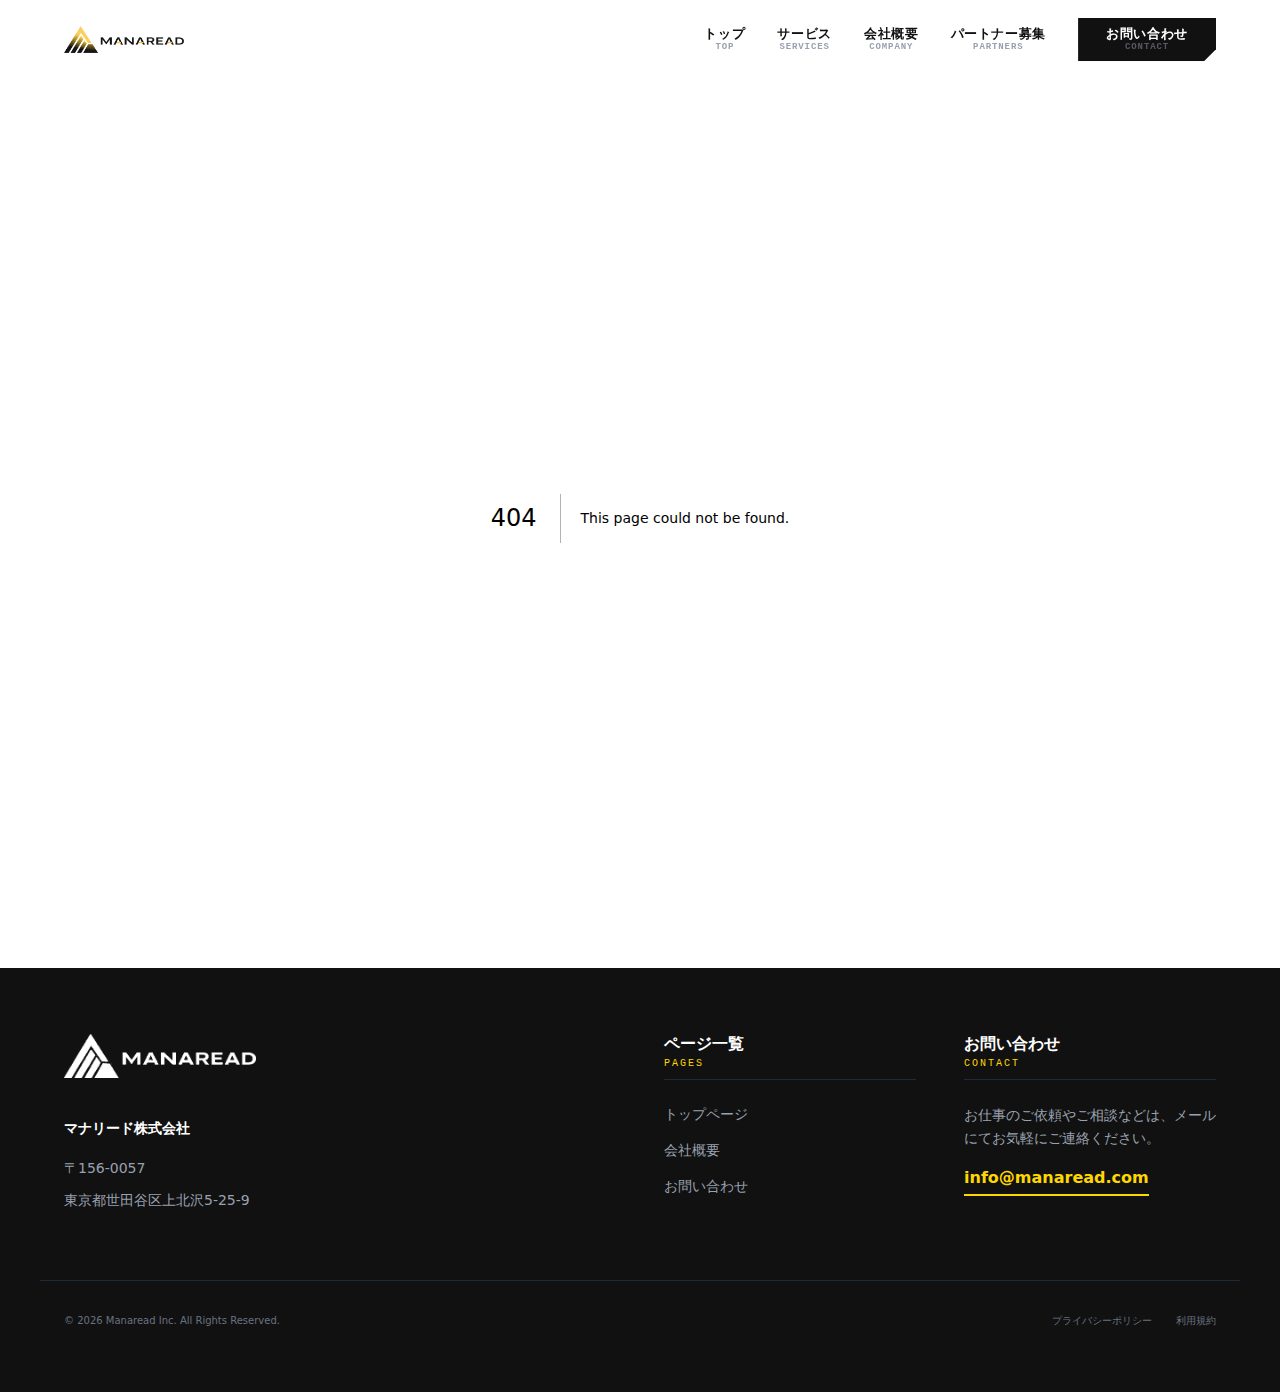
<file: 404/index.html>
<!DOCTYPE html><!--3lcqogdO27_vFGBoDtzcm--><html lang="ja"><head><meta charSet="utf-8"/><meta name="viewport" content="width=device-width, initial-scale=1"/><link rel="preload" as="image" href="/images/logo.png"/><link rel="stylesheet" href="/_next/static/chunks/7651e66642a9c3c4.css" data-precedence="next"/><link rel="preload" as="script" fetchPriority="low" href="/_next/static/chunks/d3a13e020af96855.js"/><script src="/_next/static/chunks/aee6c7720838f8a2.js" async=""></script><script src="/_next/static/chunks/f69d959e92e51503.js" async=""></script><script src="/_next/static/chunks/turbopack-c71129856fe75176.js" async=""></script><script src="/_next/static/chunks/8d2458d562fec232.js" async=""></script><script src="/_next/static/chunks/9bf2f928bde43f73.js" async=""></script><script src="/_next/static/chunks/ff1a16fafef87110.js" async=""></script><script src="/_next/static/chunks/d2be314c3ece3fbe.js" async=""></script><title>404: This page could not be found.</title><meta name="robots" content="noindex"/><title>マナリード株式会社 | Manaread Inc.</title><meta name="description" content="企業の成長に必要な「届く・伝わる・動く」を設計し、事業の前進を加速させる。営業支援・採用支援を中心に、企業の成長をサポートします。"/><meta name="author" content="マナリード株式会社"/><meta name="keywords" content="マナリード,営業支援,採用支援,人材サービス,営業代行,採用代行,リファラル営業"/><meta name="creator" content="マナリード株式会社"/><meta name="publisher" content="マナリード株式会社"/><meta name="robots" content="index, follow"/><meta name="googlebot" content="index, follow, max-video-preview:-1, max-image-preview:large, max-snippet:-1"/><link rel="canonical" href="https://manaread.com/"/><meta property="og:title" content="マナリード株式会社"/><meta property="og:description" content="企業の成長に必要な「届く・伝わる・動く」を設計し、事業の前進を加速させる。営業支援・採用支援を中心に、企業の成長をサポートします。"/><meta property="og:url" content="https://manaread.com/"/><meta property="og:site_name" content="マナリード株式会社"/><meta property="og:locale" content="ja_JP"/><meta property="og:image" content="https://manaread.com/images/og-image.jpg"/><meta property="og:image:width" content="1200"/><meta property="og:image:height" content="630"/><meta property="og:image:alt" content="マナリード株式会社"/><meta property="og:type" content="website"/><meta name="twitter:card" content="summary_large_image"/><meta name="twitter:title" content="マナリード株式会社"/><meta name="twitter:description" content="企業の成長に必要な「届く・伝わる・動く」を設計し、事業の前進を加速させる。営業支援・採用支援を中心に、企業の成長をサポートします。"/><meta name="twitter:image" content="https://manaread.com/images/og-image.jpg"/><link rel="icon" href="/favicon.ico?favicon.0b3bf435.ico" sizes="256x256" type="image/x-icon"/><link rel="icon" href="/images/icon.png"/><link rel="apple-touch-icon" href="/images/icon.png"/><script src="/_next/static/chunks/a6dad97d9634a72d.js" noModule=""></script></head><body class="antialiased font-sans flex flex-col min-h-screen"><div hidden=""><!--$--><!--/$--></div><header class="fixed top-0 left-0 right-0 z-50 transition-all duration-300 border-b bg-transparent border-transparent h-[80px]"><div class="container-custom h-full flex items-center justify-between"><a class="relative w-[120px] h-[40px] z-50" href="/"><img alt="Manaread" decoding="async" data-nimg="fill" class="object-contain" style="position:absolute;height:100%;width:100%;left:0;top:0;right:0;bottom:0;color:transparent" src="/images/logo.png"/></a><nav class="hidden md:flex items-center gap-8"><a class="group flex flex-col items-center justify-center transition-colors text-primary hover:text-accent" href="/"><span class="text-[13px] font-bold tracking-[0.05em] leading-tight">トップ</span><span class="text-[9px] font-bold tracking-[0.1em] group-hover:text-accent transition-colors leading-tight uppercase font-mono text-gray-400">TOP</span></a><a class="group flex flex-col items-center justify-center transition-colors text-primary hover:text-accent" href="/services/"><span class="text-[13px] font-bold tracking-[0.05em] leading-tight">サービス</span><span class="text-[9px] font-bold tracking-[0.1em] group-hover:text-accent transition-colors leading-tight uppercase font-mono text-gray-400">SERVICES</span></a><a class="group flex flex-col items-center justify-center transition-colors text-primary hover:text-accent" href="/company/"><span class="text-[13px] font-bold tracking-[0.05em] leading-tight">会社概要</span><span class="text-[9px] font-bold tracking-[0.1em] group-hover:text-accent transition-colors leading-tight uppercase font-mono text-gray-400">COMPANY</span></a><a class="group flex flex-col items-center justify-center transition-colors text-primary hover:text-accent" href="/partners/"><span class="text-[13px] font-bold tracking-[0.05em] leading-tight">パートナー募集</span><span class="text-[9px] font-bold tracking-[0.1em] group-hover:text-accent transition-colors leading-tight uppercase font-mono text-gray-400">PARTNERS</span></a><a class="group flex flex-col items-center justify-center transition-colors text-primary hover:text-accent px-7 py-2 bg-primary text-secondary clip-triangle-btn hover:bg-black transition-all shadow-sm hover:shadow-md" href="/contact/"><span class="text-[13px] font-bold tracking-[0.05em] leading-tight text-[11px]">お問い合わせ</span><span class="text-[9px] font-bold tracking-[0.1em] group-hover:text-accent transition-colors leading-tight uppercase font-mono text-gray-400 opacity-50">CONTACT</span></a></nav><button type="button" class="md:hidden z-50 w-10 h-10 flex flex-col justify-center items-center gap-[6px]" aria-label="Menu"><span class="w-6 h-0.5 bg-primary transition-all duration-300"></span><span class="w-6 h-0.5 bg-primary transition-all duration-300"></span><span class="w-6 h-0.5 bg-primary transition-all duration-300"></span></button></div></header><main class="flex-grow pt-[68px]"><div style="font-family:system-ui,&quot;Segoe UI&quot;,Roboto,Helvetica,Arial,sans-serif,&quot;Apple Color Emoji&quot;,&quot;Segoe UI Emoji&quot;;height:100vh;text-align:center;display:flex;flex-direction:column;align-items:center;justify-content:center"><div><style>body{color:#000;background:#fff;margin:0}.next-error-h1{border-right:1px solid rgba(0,0,0,.3)}@media (prefers-color-scheme:dark){body{color:#fff;background:#000}.next-error-h1{border-right:1px solid rgba(255,255,255,.3)}}</style><h1 class="next-error-h1" style="display:inline-block;margin:0 20px 0 0;padding:0 23px 0 0;font-size:24px;font-weight:500;vertical-align:top;line-height:49px">404</h1><div style="display:inline-block"><h2 style="font-size:14px;font-weight:400;line-height:49px;margin:0">This page could not be found.</h2></div></div></div><!--$--><!--/$--></main><footer class="bg-section-dark text-white py-16"><div class="container-custom grid md:grid-cols-4 gap-12"><div class="col-span-1 md:col-span-2 text-center md:text-left"><div class="mb-8 relative w-48 h-12 mx-auto md:mx-0"><img alt="Manaread Logo" loading="lazy" decoding="async" data-nimg="fill" class="object-contain brightness-0 invert" style="position:absolute;height:100%;width:100%;left:0;top:0;right:0;bottom:0;color:transparent" src="/images/logo.png"/></div><address class="not-italic text-gray-400 text-sm leading-8"><span class="text-white font-bold block mb-2">マナリード株式会社</span>〒156-0057<br/>東京都世田谷区上北沢5-25-9</address></div><div class="col-span-1"><div class="mb-6 border-b border-gray-800 pb-2"><h3 class="font-bold text-white text-base">ページ一覧</h3><p class="text-[10px] text-accent tracking-[0.2em] uppercase font-mono">Pages</p></div><ul class="space-y-4 text-sm text-gray-400"><li><a class="hover:text-white transition-colors" href="/">トップページ</a></li><li><a class="hover:text-white transition-colors" href="/company/">会社概要</a></li><li><a class="hover:text-white transition-colors" href="/contact/">お問い合わせ</a></li></ul></div><div class="col-span-1"><div class="mb-6 border-b border-gray-800 pb-2"><h3 class="font-bold text-white text-base">お問い合わせ</h3><p class="text-[10px] text-accent tracking-[0.2em] uppercase font-mono">Contact</p></div><p class="text-sm text-gray-400 mb-4 leading-relaxed">お仕事のご依頼やご相談などは、メールにてお気軽にご連絡ください。</p><a href="mailto:info@manaread.com" class="text-base font-bold text-accent hover:text-white border-b-2 border-accent transition-all pb-1 inline-block">info@manaread.com</a></div></div><div class="container-custom mt-16 pt-8 border-t border-gray-800 text-[10px] text-gray-500 flex flex-col md:flex-row justify-between items-center gap-4"><p>© <!-- -->2026<!-- --> Manaread Inc. All Rights Reserved.</p><div class="flex gap-6"><a class="hover:text-white transition-colors" href="/privacy/">プライバシーポリシー</a><a class="hover:text-white transition-colors" href="/terms/">利用規約</a></div></div></footer><script src="/_next/static/chunks/d3a13e020af96855.js" id="_R_" async=""></script><script>(self.__next_f=self.__next_f||[]).push([0])</script><script>self.__next_f.push([1,"1:\"$Sreact.fragment\"\n2:I[56132,[\"/_next/static/chunks/8d2458d562fec232.js\",\"/_next/static/chunks/9bf2f928bde43f73.js\"],\"Header\"]\n3:I[39756,[\"/_next/static/chunks/ff1a16fafef87110.js\",\"/_next/static/chunks/d2be314c3ece3fbe.js\"],\"default\"]\n4:I[37457,[\"/_next/static/chunks/ff1a16fafef87110.js\",\"/_next/static/chunks/d2be314c3ece3fbe.js\"],\"default\"]\n5:I[85437,[\"/_next/static/chunks/8d2458d562fec232.js\",\"/_next/static/chunks/9bf2f928bde43f73.js\"],\"Image\"]\n6:I[22016,[\"/_next/static/chunks/8d2458d562fec232.js\",\"/_next/static/chunks/9bf2f928bde43f73.js\"],\"\"]\nb:I[68027,[\"/_next/static/chunks/ff1a16fafef87110.js\",\"/_next/static/chunks/d2be314c3ece3fbe.js\"],\"default\"]\n:HL[\"/_next/static/chunks/7651e66642a9c3c4.css\",\"style\"]\n"])</script><script>self.__next_f.push([1,"0:{\"P\":null,\"b\":\"3lcqogdO27-vFGBoDtzcm\",\"c\":[\"\",\"_not-found\",\"\"],\"q\":\"\",\"i\":false,\"f\":[[[\"\",{\"children\":[\"/_not-found\",{\"children\":[\"__PAGE__\",{}]}]},\"$undefined\",\"$undefined\",true],[[\"$\",\"$1\",\"c\",{\"children\":[[[\"$\",\"link\",\"0\",{\"rel\":\"stylesheet\",\"href\":\"/_next/static/chunks/7651e66642a9c3c4.css\",\"precedence\":\"next\",\"crossOrigin\":\"$undefined\",\"nonce\":\"$undefined\"}],[\"$\",\"script\",\"script-0\",{\"src\":\"/_next/static/chunks/8d2458d562fec232.js\",\"async\":true,\"nonce\":\"$undefined\"}],[\"$\",\"script\",\"script-1\",{\"src\":\"/_next/static/chunks/9bf2f928bde43f73.js\",\"async\":true,\"nonce\":\"$undefined\"}]],[\"$\",\"html\",null,{\"lang\":\"ja\",\"children\":[\"$\",\"body\",null,{\"className\":\"antialiased font-sans flex flex-col min-h-screen\",\"children\":[[\"$\",\"$L2\",null,{}],[\"$\",\"main\",null,{\"className\":\"flex-grow pt-[68px]\",\"children\":[\"$\",\"$L3\",null,{\"parallelRouterKey\":\"children\",\"error\":\"$undefined\",\"errorStyles\":\"$undefined\",\"errorScripts\":\"$undefined\",\"template\":[\"$\",\"$L4\",null,{}],\"templateStyles\":\"$undefined\",\"templateScripts\":\"$undefined\",\"notFound\":[[[\"$\",\"title\",null,{\"children\":\"404: This page could not be found.\"}],[\"$\",\"div\",null,{\"style\":{\"fontFamily\":\"system-ui,\\\"Segoe UI\\\",Roboto,Helvetica,Arial,sans-serif,\\\"Apple Color Emoji\\\",\\\"Segoe UI Emoji\\\"\",\"height\":\"100vh\",\"textAlign\":\"center\",\"display\":\"flex\",\"flexDirection\":\"column\",\"alignItems\":\"center\",\"justifyContent\":\"center\"},\"children\":[\"$\",\"div\",null,{\"children\":[[\"$\",\"style\",null,{\"dangerouslySetInnerHTML\":{\"__html\":\"body{color:#000;background:#fff;margin:0}.next-error-h1{border-right:1px solid rgba(0,0,0,.3)}@media (prefers-color-scheme:dark){body{color:#fff;background:#000}.next-error-h1{border-right:1px solid rgba(255,255,255,.3)}}\"}}],[\"$\",\"h1\",null,{\"className\":\"next-error-h1\",\"style\":{\"display\":\"inline-block\",\"margin\":\"0 20px 0 0\",\"padding\":\"0 23px 0 0\",\"fontSize\":24,\"fontWeight\":500,\"verticalAlign\":\"top\",\"lineHeight\":\"49px\"},\"children\":404}],[\"$\",\"div\",null,{\"style\":{\"display\":\"inline-block\"},\"children\":[\"$\",\"h2\",null,{\"style\":{\"fontSize\":14,\"fontWeight\":400,\"lineHeight\":\"49px\",\"margin\":0},\"children\":\"This page could not be found.\"}]}]]}]}]],[]],\"forbidden\":\"$undefined\",\"unauthorized\":\"$undefined\"}]}],[\"$\",\"footer\",null,{\"className\":\"bg-section-dark text-white py-16\",\"children\":[[\"$\",\"div\",null,{\"className\":\"container-custom grid md:grid-cols-4 gap-12\",\"children\":[[\"$\",\"div\",null,{\"className\":\"col-span-1 md:col-span-2 text-center md:text-left\",\"children\":[[\"$\",\"div\",null,{\"className\":\"mb-8 relative w-48 h-12 mx-auto md:mx-0\",\"children\":[\"$\",\"$L5\",null,{\"src\":\"/images/logo.png\",\"alt\":\"Manaread Logo\",\"fill\":true,\"className\":\"object-contain brightness-0 invert\"}]}],[\"$\",\"address\",null,{\"className\":\"not-italic text-gray-400 text-sm leading-8\",\"children\":[[\"$\",\"span\",null,{\"className\":\"text-white font-bold block mb-2\",\"children\":\"マナリード株式会社\"}],\"〒156-0057\",[\"$\",\"br\",null,{}],\"東京都世田谷区上北沢5-25-9\"]}]]}],[\"$\",\"div\",null,{\"className\":\"col-span-1\",\"children\":[[\"$\",\"div\",null,{\"className\":\"mb-6 border-b border-gray-800 pb-2\",\"children\":[[\"$\",\"h3\",null,{\"className\":\"font-bold text-white text-base\",\"children\":\"ページ一覧\"}],[\"$\",\"p\",null,{\"className\":\"text-[10px] text-accent tracking-[0.2em] uppercase font-mono\",\"children\":\"Pages\"}]]}],[\"$\",\"ul\",null,{\"className\":\"space-y-4 text-sm text-gray-400\",\"children\":[[\"$\",\"li\",null,{\"children\":[\"$\",\"$L6\",null,{\"href\":\"/\",\"className\":\"hover:text-white transition-colors\",\"children\":\"トップページ\"}]}],[\"$\",\"li\",null,{\"children\":[\"$\",\"$L6\",null,{\"href\":\"/company\",\"className\":\"hover:text-white transition-colors\",\"children\":\"会社概要\"}]}],[\"$\",\"li\",null,{\"children\":[\"$\",\"$L6\",null,{\"href\":\"/contact\",\"className\":\"hover:text-white transition-colors\",\"children\":\"お問い合わせ\"}]}]]}]]}],[\"$\",\"div\",null,{\"className\":\"col-span-1\",\"children\":[[\"$\",\"div\",null,{\"className\":\"mb-6 border-b border-gray-800 pb-2\",\"children\":[[\"$\",\"h3\",null,{\"className\":\"font-bold text-white text-base\",\"children\":\"お問い合わせ\"}],[\"$\",\"p\",null,{\"className\":\"text-[10px] text-accent tracking-[0.2em] uppercase font-mono\",\"children\":\"Contact\"}]]}],[\"$\",\"p\",null,{\"className\":\"text-sm text-gray-400 mb-4 leading-relaxed\",\"children\":\"お仕事のご依頼やご相談などは、メールにてお気軽にご連絡ください。\"}],[\"$\",\"a\",null,{\"href\":\"mailto:info@manaread.com\",\"className\":\"text-base font-bold text-accent hover:text-white border-b-2 border-accent transition-all pb-1 inline-block\",\"children\":\"info@manaread.com\"}]]}]]}],[\"$\",\"div\",null,{\"className\":\"container-custom mt-16 pt-8 border-t border-gray-800 text-[10px] text-gray-500 flex flex-col md:flex-row justify-between items-center gap-4\",\"children\":[[\"$\",\"p\",null,{\"children\":[\"© \",2026,\" Manaread Inc. All Rights Reserved.\"]}],\"$L7\"]}]]}]]}]}]]}],{\"children\":[\"$L8\",{\"children\":[\"$L9\",{},null,false,false]},null,false,false]},null,false,false],\"$La\",false]],\"m\":\"$undefined\",\"G\":[\"$b\",\"$undefined\"],\"S\":true}\n"])</script><script>self.__next_f.push([1,"c:I[97367,[\"/_next/static/chunks/ff1a16fafef87110.js\",\"/_next/static/chunks/d2be314c3ece3fbe.js\"],\"OutletBoundary\"]\nd:\"$Sreact.suspense\"\nf:I[97367,[\"/_next/static/chunks/ff1a16fafef87110.js\",\"/_next/static/chunks/d2be314c3ece3fbe.js\"],\"ViewportBoundary\"]\n11:I[97367,[\"/_next/static/chunks/ff1a16fafef87110.js\",\"/_next/static/chunks/d2be314c3ece3fbe.js\"],\"MetadataBoundary\"]\n7:[\"$\",\"div\",null,{\"className\":\"flex gap-6\",\"children\":[[\"$\",\"$L6\",null,{\"href\":\"/privacy\",\"className\":\"hover:text-white transition-colors\",\"children\":\"プライバシーポリシー\"}],[\"$\",\"$L6\",null,{\"href\":\"/terms\",\"className\":\"hover:text-white transition-colors\",\"children\":\"利用規約\"}]]}]\n8:[\"$\",\"$1\",\"c\",{\"children\":[null,[\"$\",\"$L3\",null,{\"parallelRouterKey\":\"children\",\"error\":\"$undefined\",\"errorStyles\":\"$undefined\",\"errorScripts\":\"$undefined\",\"template\":[\"$\",\"$L4\",null,{}],\"templateStyles\":\"$undefined\",\"templateScripts\":\"$undefined\",\"notFound\":\"$undefined\",\"forbidden\":\"$undefined\",\"unauthorized\":\"$undefined\"}]]}]\n9:[\"$\",\"$1\",\"c\",{\"children\":[[[\"$\",\"title\",null,{\"children\":\"404: This page could not be found.\"}],[\"$\",\"div\",null,{\"style\":\"$0:f:0:1:0:props:children:1:props:children:props:children:1:props:children:props:notFound:0:1:props:style\",\"children\":[\"$\",\"div\",null,{\"children\":[[\"$\",\"style\",null,{\"dangerouslySetInnerHTML\":{\"__html\":\"body{color:#000;background:#fff;margin:0}.next-error-h1{border-right:1px solid rgba(0,0,0,.3)}@media (prefers-color-scheme:dark){body{color:#fff;background:#000}.next-error-h1{border-right:1px solid rgba(255,255,255,.3)}}\"}}],[\"$\",\"h1\",null,{\"className\":\"next-error-h1\",\"style\":\"$0:f:0:1:0:props:children:1:props:children:props:children:1:props:children:props:notFound:0:1:props:children:props:children:1:props:style\",\"children\":404}],[\"$\",\"div\",null,{\"style\":\"$0:f:0:1:0:props:children:1:props:children:props:children:1:props:children:props:notFound:0:1:props:children:props:children:2:props:style\",\"children\":[\"$\",\"h2\",null,{\"style\":\"$0:f:0:1:0:props:children:1:props:children:props:children:1:props:children:props:notFound:0:1:props:children:props:children:2:props:children:props:style\",\"children\":\"This page could not be found.\"}]}]]}]}]],null,[\"$\",\"$Lc\",null,{\"children\":[\"$\",\"$d\",null,{\"name\":\"Next.MetadataOutlet\",\"children\":\"$@e\"}]}]]}]\na:[\"$\",\"$1\",\"h\",{\"children\":[[\"$\",\"meta\",null,{\"name\":\"robots\",\"content\":\"noindex\"}],[\"$\",\"$Lf\",null,{\"children\":\"$L10\"}],[\"$\",\"div\",null,{\"hidden\":true,\"children\":[\"$\",\"$L11\",null,{\"children\":[\"$\",\"$d\",null,{\"name\":\"Next.Metadata\",\"children\":\"$L12\"}]}]}],null]}]\n"])</script><script>self.__next_f.push([1,"10:[[\"$\",\"meta\",\"0\",{\"charSet\":\"utf-8\"}],[\"$\",\"meta\",\"1\",{\"name\":\"viewport\",\"content\":\"width=device-width, initial-scale=1\"}]]\n"])</script><script>self.__next_f.push([1,"13:I[27201,[\"/_next/static/chunks/ff1a16fafef87110.js\",\"/_next/static/chunks/d2be314c3ece3fbe.js\"],\"IconMark\"]\ne:null\n"])</script><script>self.__next_f.push([1,"12:[[\"$\",\"title\",\"0\",{\"children\":\"マナリード株式会社 | Manaread Inc.\"}],[\"$\",\"meta\",\"1\",{\"name\":\"description\",\"content\":\"企業の成長に必要な「届く・伝わる・動く」を設計し、事業の前進を加速させる。営業支援・採用支援を中心に、企業の成長をサポートします。\"}],[\"$\",\"meta\",\"2\",{\"name\":\"author\",\"content\":\"マナリード株式会社\"}],[\"$\",\"meta\",\"3\",{\"name\":\"keywords\",\"content\":\"マナリード,営業支援,採用支援,人材サービス,営業代行,採用代行,リファラル営業\"}],[\"$\",\"meta\",\"4\",{\"name\":\"creator\",\"content\":\"マナリード株式会社\"}],[\"$\",\"meta\",\"5\",{\"name\":\"publisher\",\"content\":\"マナリード株式会社\"}],[\"$\",\"meta\",\"6\",{\"name\":\"robots\",\"content\":\"index, follow\"}],[\"$\",\"meta\",\"7\",{\"name\":\"googlebot\",\"content\":\"index, follow, max-video-preview:-1, max-image-preview:large, max-snippet:-1\"}],[\"$\",\"link\",\"8\",{\"rel\":\"canonical\",\"href\":\"https://manaread.com/\"}],[\"$\",\"meta\",\"9\",{\"property\":\"og:title\",\"content\":\"マナリード株式会社\"}],[\"$\",\"meta\",\"10\",{\"property\":\"og:description\",\"content\":\"企業の成長に必要な「届く・伝わる・動く」を設計し、事業の前進を加速させる。営業支援・採用支援を中心に、企業の成長をサポートします。\"}],[\"$\",\"meta\",\"11\",{\"property\":\"og:url\",\"content\":\"https://manaread.com/\"}],[\"$\",\"meta\",\"12\",{\"property\":\"og:site_name\",\"content\":\"マナリード株式会社\"}],[\"$\",\"meta\",\"13\",{\"property\":\"og:locale\",\"content\":\"ja_JP\"}],[\"$\",\"meta\",\"14\",{\"property\":\"og:image\",\"content\":\"https://manaread.com/images/og-image.jpg\"}],[\"$\",\"meta\",\"15\",{\"property\":\"og:image:width\",\"content\":\"1200\"}],[\"$\",\"meta\",\"16\",{\"property\":\"og:image:height\",\"content\":\"630\"}],[\"$\",\"meta\",\"17\",{\"property\":\"og:image:alt\",\"content\":\"マナリード株式会社\"}],[\"$\",\"meta\",\"18\",{\"property\":\"og:type\",\"content\":\"website\"}],[\"$\",\"meta\",\"19\",{\"name\":\"twitter:card\",\"content\":\"summary_large_image\"}],[\"$\",\"meta\",\"20\",{\"name\":\"twitter:title\",\"content\":\"マナリード株式会社\"}],[\"$\",\"meta\",\"21\",{\"name\":\"twitter:description\",\"content\":\"企業の成長に必要な「届く・伝わる・動く」を設計し、事業の前進を加速させる。営業支援・採用支援を中心に、企業の成長をサポートします。\"}],[\"$\",\"meta\",\"22\",{\"name\":\"twitter:image\",\"content\":\"https://manaread.com/images/og-image.jpg\"}],[\"$\",\"link\",\"23\",{\"rel\":\"icon\",\"href\":\"/favicon.ico?favicon.0b3bf435.ico\",\"sizes\":\"256x256\",\"type\":\"image/x-icon\"}],[\"$\",\"link\",\"24\",{\"rel\":\"icon\",\"href\":\"/images/icon.png\"}],[\"$\",\"link\",\"25\",{\"rel\":\"apple-touch-icon\",\"href\":\"/images/icon.png\"}],[\"$\",\"$L13\",\"26\",{}]]\n"])</script></body></html>
</file>
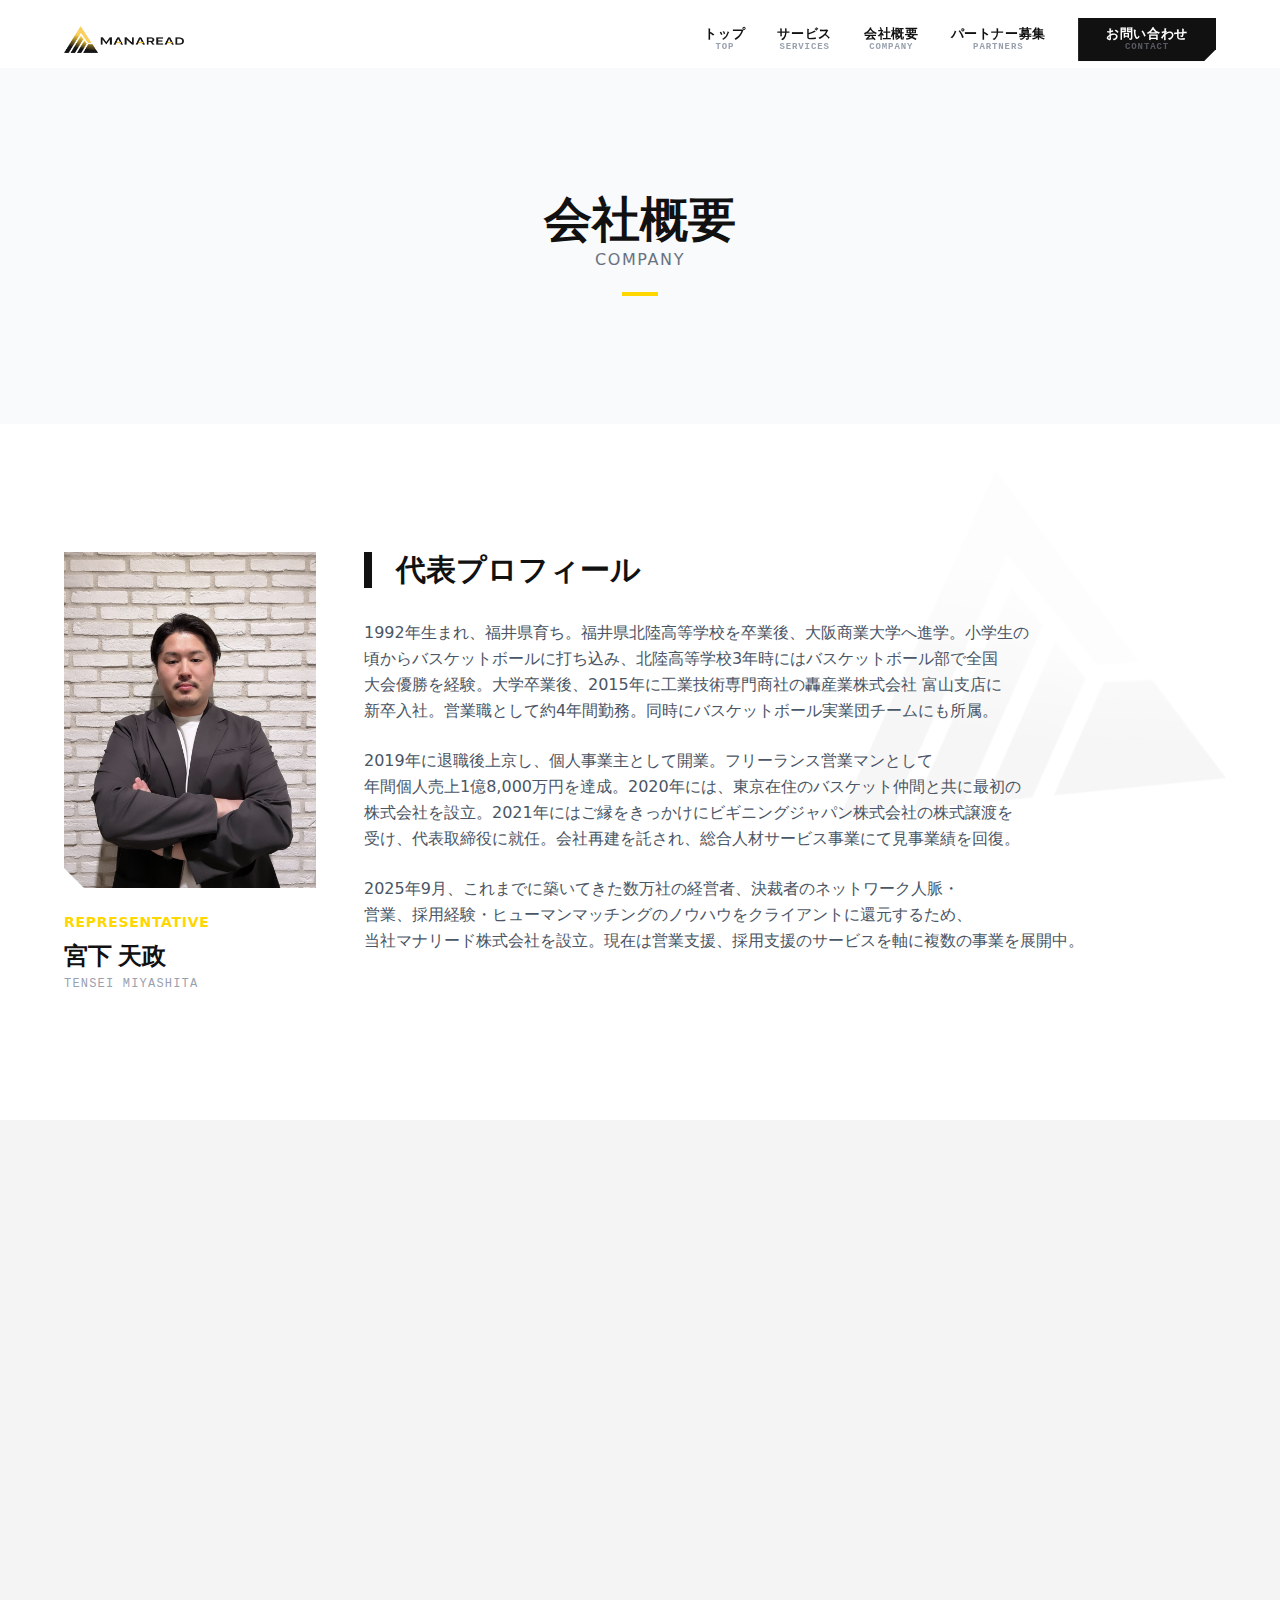
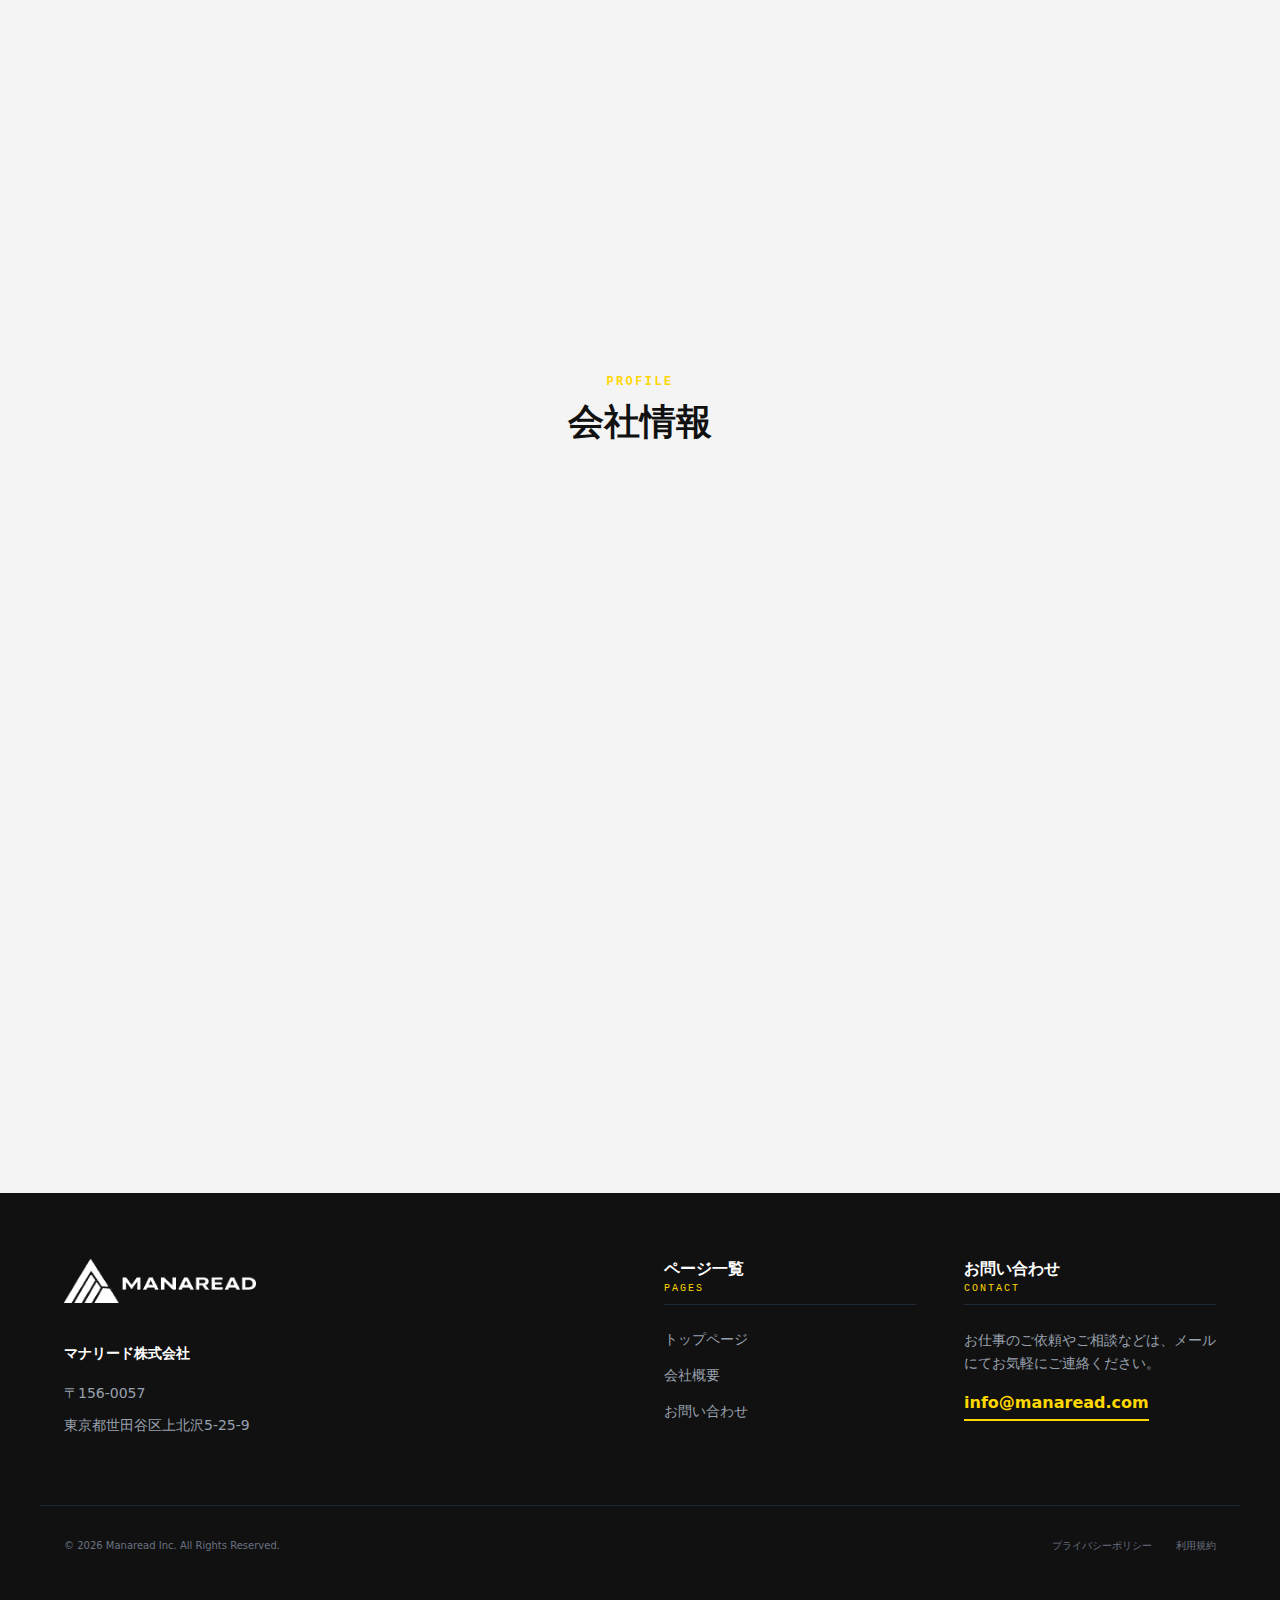
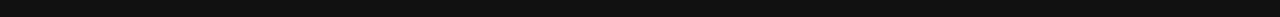
<file: company/index.html>
<!DOCTYPE html><!--3lcqogdO27_vFGBoDtzcm--><html lang="ja"><head><meta charSet="utf-8"/><meta name="viewport" content="width=device-width, initial-scale=1"/><link rel="preload" as="image" href="/images/logo.png"/><link rel="stylesheet" href="/_next/static/chunks/7651e66642a9c3c4.css" data-precedence="next"/><link rel="preload" as="script" fetchPriority="low" href="/_next/static/chunks/d3a13e020af96855.js"/><script src="/_next/static/chunks/aee6c7720838f8a2.js" async=""></script><script src="/_next/static/chunks/f69d959e92e51503.js" async=""></script><script src="/_next/static/chunks/turbopack-c71129856fe75176.js" async=""></script><script src="/_next/static/chunks/8d2458d562fec232.js" async=""></script><script src="/_next/static/chunks/9bf2f928bde43f73.js" async=""></script><script src="/_next/static/chunks/ff1a16fafef87110.js" async=""></script><script src="/_next/static/chunks/d2be314c3ece3fbe.js" async=""></script><script src="/_next/static/chunks/c0bf3859786d33a0.js" async=""></script><script src="/_next/static/chunks/839fba73b8151d40.js" async=""></script><title>マナリード株式会社 | Manaread Inc.</title><meta name="description" content="企業の成長に必要な「届く・伝わる・動く」を設計し、事業の前進を加速させる。営業支援・採用支援を中心に、企業の成長をサポートします。"/><meta name="author" content="マナリード株式会社"/><meta name="keywords" content="マナリード,営業支援,採用支援,人材サービス,営業代行,採用代行,リファラル営業"/><meta name="creator" content="マナリード株式会社"/><meta name="publisher" content="マナリード株式会社"/><meta name="robots" content="index, follow"/><meta name="googlebot" content="index, follow, max-video-preview:-1, max-image-preview:large, max-snippet:-1"/><link rel="canonical" href="https://manaread.com/"/><meta property="og:title" content="マナリード株式会社"/><meta property="og:description" content="企業の成長に必要な「届く・伝わる・動く」を設計し、事業の前進を加速させる。営業支援・採用支援を中心に、企業の成長をサポートします。"/><meta property="og:url" content="https://manaread.com/"/><meta property="og:site_name" content="マナリード株式会社"/><meta property="og:locale" content="ja_JP"/><meta property="og:image" content="https://manaread.com/images/og-image.jpg"/><meta property="og:image:width" content="1200"/><meta property="og:image:height" content="630"/><meta property="og:image:alt" content="マナリード株式会社"/><meta property="og:type" content="website"/><meta name="twitter:card" content="summary_large_image"/><meta name="twitter:title" content="マナリード株式会社"/><meta name="twitter:description" content="企業の成長に必要な「届く・伝わる・動く」を設計し、事業の前進を加速させる。営業支援・採用支援を中心に、企業の成長をサポートします。"/><meta name="twitter:image" content="https://manaread.com/images/og-image.jpg"/><link rel="icon" href="/favicon.ico?favicon.0b3bf435.ico" sizes="256x256" type="image/x-icon"/><link rel="icon" href="/images/icon.png"/><link rel="apple-touch-icon" href="/images/icon.png"/><script src="/_next/static/chunks/a6dad97d9634a72d.js" noModule=""></script></head><body class="antialiased font-sans flex flex-col min-h-screen"><div hidden=""><!--$--><!--/$--></div><header class="fixed top-0 left-0 right-0 z-50 transition-all duration-300 border-b bg-transparent border-transparent h-[80px]"><div class="container-custom h-full flex items-center justify-between"><a class="relative w-[120px] h-[40px] z-50" href="/"><img alt="Manaread" decoding="async" data-nimg="fill" class="object-contain" style="position:absolute;height:100%;width:100%;left:0;top:0;right:0;bottom:0;color:transparent" src="/images/logo.png"/></a><nav class="hidden md:flex items-center gap-8"><a class="group flex flex-col items-center justify-center transition-colors text-primary hover:text-accent" href="/"><span class="text-[13px] font-bold tracking-[0.05em] leading-tight">トップ</span><span class="text-[9px] font-bold tracking-[0.1em] group-hover:text-accent transition-colors leading-tight uppercase font-mono text-gray-400">TOP</span></a><a class="group flex flex-col items-center justify-center transition-colors text-primary hover:text-accent" href="/services/"><span class="text-[13px] font-bold tracking-[0.05em] leading-tight">サービス</span><span class="text-[9px] font-bold tracking-[0.1em] group-hover:text-accent transition-colors leading-tight uppercase font-mono text-gray-400">SERVICES</span></a><a class="group flex flex-col items-center justify-center transition-colors text-primary hover:text-accent" href="/company/"><span class="text-[13px] font-bold tracking-[0.05em] leading-tight">会社概要</span><span class="text-[9px] font-bold tracking-[0.1em] group-hover:text-accent transition-colors leading-tight uppercase font-mono text-gray-400">COMPANY</span></a><a class="group flex flex-col items-center justify-center transition-colors text-primary hover:text-accent" href="/partners/"><span class="text-[13px] font-bold tracking-[0.05em] leading-tight">パートナー募集</span><span class="text-[9px] font-bold tracking-[0.1em] group-hover:text-accent transition-colors leading-tight uppercase font-mono text-gray-400">PARTNERS</span></a><a class="group flex flex-col items-center justify-center transition-colors text-primary hover:text-accent px-7 py-2 bg-primary text-secondary clip-triangle-btn hover:bg-black transition-all shadow-sm hover:shadow-md" href="/contact/"><span class="text-[13px] font-bold tracking-[0.05em] leading-tight text-[11px]">お問い合わせ</span><span class="text-[9px] font-bold tracking-[0.1em] group-hover:text-accent transition-colors leading-tight uppercase font-mono text-gray-400 opacity-50">CONTACT</span></a></nav><button type="button" class="md:hidden z-50 w-10 h-10 flex flex-col justify-center items-center gap-[6px]" aria-label="Menu"><span class="w-6 h-0.5 bg-primary transition-all duration-300"></span><span class="w-6 h-0.5 bg-primary transition-all duration-300"></span><span class="w-6 h-0.5 bg-primary transition-all duration-300"></span></button></div></header><main class="flex-grow pt-[68px]"><div class="flex flex-col w-full overflow-x-hidden"><section class="relative py-20 md:py-32 overflow-hidden bg-background bg-gray-50 py-16 md:py-24 "><div class="container-custom relative z-10" style="opacity:1;transform:none"><div class="text-center" style="opacity:0;transform:translateY(20px)"><h1 class="text-3xl md:text-5xl font-bold font-serif mb-4">会社概要<span class="block text-sm md:text-base font-sans font-normal text-gray-500 mt-2 tracking-widest leading-none">COMPANY</span></h1><div class="w-16 h-1 bg-accent mx-auto mt-6" style="width:0px"></div></div></div></section><section id="message" class="relative py-20 md:py-32 overflow-hidden bg-background  "><div class="absolute top-10 right-[5%] opacity-[0.03] pointer-events-none select-none z-10" style="opacity:0.03;transform:scale(0.95) rotate(-10deg)"><img alt="" loading="lazy" width="400" height="400" decoding="async" data-nimg="1" class="filter grayscale" style="color:transparent" src="/images/icon.png"/></div><div class="container-custom relative z-10" style="opacity:1;transform:none"><div class="grid md:grid-cols-12 gap-12 items-start"><div class="md:col-span-4 lg:col-span-3" style="opacity:0;transform:translateX(-30px)"><div class="bg-gray-100 aspect-[3/4] relative overflow-hidden clip-geometric-card group"><img alt="宮下 天政" loading="lazy" decoding="async" data-nimg="fill" class="object-cover grayscale-[20%] group-hover:grayscale-0 transition-all duration-700" style="position:absolute;height:100%;width:100%;left:0;top:0;right:0;bottom:0;color:transparent" src="/images/ceo.png"/></div><div class="mt-6 text-center md:text-left"><div class="flex items-center gap-2 mb-2 justify-center md:justify-start"><div class="text-sm text-accent font-bold uppercase tracking-wider">Representative</div></div><div class="text-2xl font-serif font-bold">宮下 天政</div><div class="text-xs text-gray-400 mt-1 uppercase tracking-widest font-mono">Tensei Miyashita</div></div></div><div class="md:col-span-8 lg:col-span-9 space-y-8" style="opacity:0;transform:translateX(30px)"><div class="relative"><h2 class="text-3xl font-bold font-serif mb-8 border-l-8 border-primary pl-6">代表プロフィール</h2></div><div class="prose prose-lg text-gray-600 leading-relaxed font-sans max-w-none"><div class="space-y-6"><p class="break-words [text-wrap:balance] ">1992年生まれ、福井県育ち。福井県北陸高等学校を卒業後、大阪商業大学へ進学。小学生の頃からバスケットボールに打ち込み、北陸高等学校3年時にはバスケットボール部で全国大会優勝を経験。大学卒業後、2015年に工業技術専門商社の轟産業株式会社 富山支店に新卒入社。営業職として約4年間勤務。同時にバスケットボール実業団チームにも所属。</p><p class="break-words [text-wrap:balance] ">2019年に退職後上京し、個人事業主として開業。フリーランス営業マンとして年間個人売上1億8,000万円を達成。2020年には、東京在住のバスケット仲間と共に最初の株式会社を設立。2021年にはご縁をきっかけにビギニングジャパン株式会社の株式譲渡を受け、代表取締役に就任。会社再建を託され、総合人材サービス事業にて見事業績を回復。</p><p class="break-words [text-wrap:balance] ">2025年9月、これまでに築いてきた数万社の経営者、決裁者のネットワーク人脈・営業、採用経験・ヒューマンマッチングのノウハウをクライアントに還元するため、当社マナリード株式会社を設立。現在は営業支援、採用支援のサービスを軸に複数の事業を展開中。</p></div></div></div></div></div></section><section id="philosophy" class="relative py-20 md:py-32 overflow-hidden bg-muted  "><div class="container-custom relative z-10" style="opacity:1;transform:none"><div class="text-center mb-16"><div class="inline-block px-4 py-1 bg-accent/10 border-l-4 border-accent mb-4" style="opacity:0;transform:translateX(-20px)"><p class="text-accent font-bold tracking-[0.2em] text-[10px] uppercase font-mono leading-none">Philosophy</p></div><h2 class="text-3xl md:text-4xl font-bold font-serif mb-4" style="opacity:0;transform:translateY(20px)">経営理念</h2><div class="w-12 h-0.5 bg-accent mx-auto" style="width:0px"></div></div><div class="grid md:grid-cols-3 gap-8 " style="opacity:0"><div class="bg-white p-10 shadow-lg clip-geometric-card" style="opacity:0;transform:translateY(20px)"><div class="text-accent font-bold tracking-[0.3em] text-xs mb-4 uppercase font-mono">Mission</div><h3 class="text-xl font-bold font-serif mb-4">存在意義</h3><p class="break-words [text-wrap:balance] text-muted-foreground leading-relaxed">企業の成長に必要な「届く・伝わる・動く」を設計し、事業の前進を加速させる</p></div><div class="bg-white p-10 shadow-lg clip-geometric-card" style="opacity:0;transform:translateY(20px)"><div class="text-accent font-bold tracking-[0.3em] text-xs mb-4 uppercase font-mono">Vision</div><h3 class="text-xl font-bold font-serif mb-4">目指す未来</h3><p class="break-words [text-wrap:balance] text-muted-foreground leading-relaxed">売上・採用・信頼が循環する、成長支援インフラとなる</p></div><div class="bg-white p-10 shadow-lg clip-geometric-card" style="opacity:0;transform:translateY(20px)"><div class="text-accent font-bold tracking-[0.3em] text-xs mb-4 uppercase font-mono">Value</div><h3 class="text-xl font-bold font-serif mb-4">行動指針</h3><ul class="space-y-2"><li class="flex items-start gap-3"><span class="text-accent font-bold">1<!-- -->.</span><span>成果から逆算する</span></li><li class="flex items-start gap-3"><span class="text-accent font-bold">2<!-- -->.</span><span>点ではなく、設計で考える</span></li><li class="flex items-start gap-3"><span class="text-accent font-bold">3<!-- -->.</span><span>決裁ラインに価値を届ける</span></li><li class="flex items-start gap-3"><span class="text-accent font-bold">4<!-- -->.</span><span>信頼を資産として積み上げる</span></li><li class="flex items-start gap-3"><span class="text-accent font-bold">5<!-- -->.</span><span>現場で磨き続ける</span></li></ul></div></div></div></section><section id="profile" class="relative py-20 md:py-32 overflow-hidden bg-muted  "><div class="container-custom relative z-10" style="opacity:1;transform:none"><div class="text-center mb-16"><p class="text-accent font-bold tracking-[0.2em] text-xs mb-3 uppercase font-mono">Profile</p><h2 class="text-3xl md:text-4xl font-bold font-serif">会社情報</h2><div class="w-12 h-0.5 bg-accent mx-auto mt-6" style="width:0px"></div></div><div class="max-w-4xl mx-auto bg-white shadow-xl overflow-hidden" style="opacity:0;transform:translateY(20px)"><dl class="divide-y divide-gray-100 font-sans"><div class="grid grid-cols-1 md:grid-cols-4 p-8 gap-4 hover:bg-gray-50 transition-colors group" style="opacity:0;transform:translateX(-20px)"><dt class="font-bold text-gray-900 border-l-4 border-primary pl-4 h-fit group-hover:border-accent transition-colors flex items-center gap-2">会社名</dt><dd class="md:col-span-3 text-gray-600 font-medium">マナリード株式会社</dd></div><div class="grid grid-cols-1 md:grid-cols-4 p-8 gap-4 hover:bg-gray-50 transition-colors group" style="opacity:0;transform:translateX(-20px)"><dt class="font-bold text-gray-900 border-l-4 border-primary pl-4 h-fit group-hover:border-accent transition-colors flex items-center gap-2">代表者</dt><dd class="md:col-span-3 text-gray-600 font-medium">宮下 天政</dd></div><div class="grid grid-cols-1 md:grid-cols-4 p-8 gap-4 hover:bg-gray-50 transition-colors group" style="opacity:0;transform:translateX(-20px)"><dt class="font-bold text-gray-900 border-l-4 border-primary pl-4 h-fit group-hover:border-accent transition-colors flex items-center gap-2">所在地</dt><dd class="md:col-span-3 text-gray-600 font-medium">〒156-0057 東京都世田谷区上北沢5-25-9</dd></div><div class="grid grid-cols-1 md:grid-cols-4 p-8 gap-4 hover:bg-gray-50 transition-colors group" style="opacity:0;transform:translateX(-20px)"><dt class="font-bold text-gray-900 border-l-4 border-primary pl-4 h-fit group-hover:border-accent transition-colors flex items-center gap-2">資本金</dt><dd class="md:col-span-3 text-gray-600 font-medium">500万円</dd></div><div class="grid grid-cols-1 md:grid-cols-4 p-8 gap-4 hover:bg-gray-50 transition-colors group" style="opacity:0;transform:translateX(-20px)"><dt class="font-bold text-gray-900 border-l-4 border-primary pl-4 h-fit group-hover:border-accent transition-colors flex items-center gap-2">従業員数</dt><dd class="md:col-span-3 text-gray-600 font-medium">20名 (業務委託含む)</dd></div><div class="grid grid-cols-1 md:grid-cols-4 p-8 gap-4 hover:bg-gray-50 transition-colors group" style="opacity:0;transform:translateX(-20px)"><dt class="font-bold text-gray-900 border-l-4 border-primary pl-4 h-fit group-hover:border-accent transition-colors flex items-center gap-2">連絡先</dt><dd class="md:col-span-3 text-gray-600 font-medium">info@manaread.com</dd></div></dl></div></div></section></div><!--$--><!--/$--></main><footer class="bg-section-dark text-white py-16"><div class="container-custom grid md:grid-cols-4 gap-12"><div class="col-span-1 md:col-span-2 text-center md:text-left"><div class="mb-8 relative w-48 h-12 mx-auto md:mx-0"><img alt="Manaread Logo" loading="lazy" decoding="async" data-nimg="fill" class="object-contain brightness-0 invert" style="position:absolute;height:100%;width:100%;left:0;top:0;right:0;bottom:0;color:transparent" src="/images/logo.png"/></div><address class="not-italic text-gray-400 text-sm leading-8"><span class="text-white font-bold block mb-2">マナリード株式会社</span>〒156-0057<br/>東京都世田谷区上北沢5-25-9</address></div><div class="col-span-1"><div class="mb-6 border-b border-gray-800 pb-2"><h3 class="font-bold text-white text-base">ページ一覧</h3><p class="text-[10px] text-accent tracking-[0.2em] uppercase font-mono">Pages</p></div><ul class="space-y-4 text-sm text-gray-400"><li><a class="hover:text-white transition-colors" href="/">トップページ</a></li><li><a class="hover:text-white transition-colors" href="/company/">会社概要</a></li><li><a class="hover:text-white transition-colors" href="/contact/">お問い合わせ</a></li></ul></div><div class="col-span-1"><div class="mb-6 border-b border-gray-800 pb-2"><h3 class="font-bold text-white text-base">お問い合わせ</h3><p class="text-[10px] text-accent tracking-[0.2em] uppercase font-mono">Contact</p></div><p class="text-sm text-gray-400 mb-4 leading-relaxed">お仕事のご依頼やご相談などは、メールにてお気軽にご連絡ください。</p><a href="mailto:info@manaread.com" class="text-base font-bold text-accent hover:text-white border-b-2 border-accent transition-all pb-1 inline-block">info@manaread.com</a></div></div><div class="container-custom mt-16 pt-8 border-t border-gray-800 text-[10px] text-gray-500 flex flex-col md:flex-row justify-between items-center gap-4"><p>© <!-- -->2026<!-- --> Manaread Inc. All Rights Reserved.</p><div class="flex gap-6"><a class="hover:text-white transition-colors" href="/privacy/">プライバシーポリシー</a><a class="hover:text-white transition-colors" href="/terms/">利用規約</a></div></div></footer><script src="/_next/static/chunks/d3a13e020af96855.js" id="_R_" async=""></script><script>(self.__next_f=self.__next_f||[]).push([0])</script><script>self.__next_f.push([1,"1:\"$Sreact.fragment\"\n2:I[56132,[\"/_next/static/chunks/8d2458d562fec232.js\",\"/_next/static/chunks/9bf2f928bde43f73.js\"],\"Header\"]\n3:I[39756,[\"/_next/static/chunks/ff1a16fafef87110.js\",\"/_next/static/chunks/d2be314c3ece3fbe.js\"],\"default\"]\n4:I[37457,[\"/_next/static/chunks/ff1a16fafef87110.js\",\"/_next/static/chunks/d2be314c3ece3fbe.js\"],\"default\"]\n5:I[85437,[\"/_next/static/chunks/8d2458d562fec232.js\",\"/_next/static/chunks/9bf2f928bde43f73.js\"],\"Image\"]\n6:I[22016,[\"/_next/static/chunks/8d2458d562fec232.js\",\"/_next/static/chunks/9bf2f928bde43f73.js\"],\"\"]\nb:I[68027,[],\"default\"]\n:HL[\"/_next/static/chunks/7651e66642a9c3c4.css\",\"style\"]\n"])</script><script>self.__next_f.push([1,"0:{\"P\":null,\"b\":\"3lcqogdO27-vFGBoDtzcm\",\"c\":[\"\",\"company\",\"\"],\"q\":\"\",\"i\":false,\"f\":[[[\"\",{\"children\":[\"company\",{\"children\":[\"__PAGE__\",{}]}]},\"$undefined\",\"$undefined\",true],[[\"$\",\"$1\",\"c\",{\"children\":[[[\"$\",\"link\",\"0\",{\"rel\":\"stylesheet\",\"href\":\"/_next/static/chunks/7651e66642a9c3c4.css\",\"precedence\":\"next\",\"crossOrigin\":\"$undefined\",\"nonce\":\"$undefined\"}],[\"$\",\"script\",\"script-0\",{\"src\":\"/_next/static/chunks/8d2458d562fec232.js\",\"async\":true,\"nonce\":\"$undefined\"}],[\"$\",\"script\",\"script-1\",{\"src\":\"/_next/static/chunks/9bf2f928bde43f73.js\",\"async\":true,\"nonce\":\"$undefined\"}]],[\"$\",\"html\",null,{\"lang\":\"ja\",\"children\":[\"$\",\"body\",null,{\"className\":\"antialiased font-sans flex flex-col min-h-screen\",\"children\":[[\"$\",\"$L2\",null,{}],[\"$\",\"main\",null,{\"className\":\"flex-grow pt-[68px]\",\"children\":[\"$\",\"$L3\",null,{\"parallelRouterKey\":\"children\",\"error\":\"$undefined\",\"errorStyles\":\"$undefined\",\"errorScripts\":\"$undefined\",\"template\":[\"$\",\"$L4\",null,{}],\"templateStyles\":\"$undefined\",\"templateScripts\":\"$undefined\",\"notFound\":[[[\"$\",\"title\",null,{\"children\":\"404: This page could not be found.\"}],[\"$\",\"div\",null,{\"style\":{\"fontFamily\":\"system-ui,\\\"Segoe UI\\\",Roboto,Helvetica,Arial,sans-serif,\\\"Apple Color Emoji\\\",\\\"Segoe UI Emoji\\\"\",\"height\":\"100vh\",\"textAlign\":\"center\",\"display\":\"flex\",\"flexDirection\":\"column\",\"alignItems\":\"center\",\"justifyContent\":\"center\"},\"children\":[\"$\",\"div\",null,{\"children\":[[\"$\",\"style\",null,{\"dangerouslySetInnerHTML\":{\"__html\":\"body{color:#000;background:#fff;margin:0}.next-error-h1{border-right:1px solid rgba(0,0,0,.3)}@media (prefers-color-scheme:dark){body{color:#fff;background:#000}.next-error-h1{border-right:1px solid rgba(255,255,255,.3)}}\"}}],[\"$\",\"h1\",null,{\"className\":\"next-error-h1\",\"style\":{\"display\":\"inline-block\",\"margin\":\"0 20px 0 0\",\"padding\":\"0 23px 0 0\",\"fontSize\":24,\"fontWeight\":500,\"verticalAlign\":\"top\",\"lineHeight\":\"49px\"},\"children\":404}],[\"$\",\"div\",null,{\"style\":{\"display\":\"inline-block\"},\"children\":[\"$\",\"h2\",null,{\"style\":{\"fontSize\":14,\"fontWeight\":400,\"lineHeight\":\"49px\",\"margin\":0},\"children\":\"This page could not be found.\"}]}]]}]}]],[]],\"forbidden\":\"$undefined\",\"unauthorized\":\"$undefined\"}]}],[\"$\",\"footer\",null,{\"className\":\"bg-section-dark text-white py-16\",\"children\":[[\"$\",\"div\",null,{\"className\":\"container-custom grid md:grid-cols-4 gap-12\",\"children\":[[\"$\",\"div\",null,{\"className\":\"col-span-1 md:col-span-2 text-center md:text-left\",\"children\":[[\"$\",\"div\",null,{\"className\":\"mb-8 relative w-48 h-12 mx-auto md:mx-0\",\"children\":[\"$\",\"$L5\",null,{\"src\":\"/images/logo.png\",\"alt\":\"Manaread Logo\",\"fill\":true,\"className\":\"object-contain brightness-0 invert\"}]}],[\"$\",\"address\",null,{\"className\":\"not-italic text-gray-400 text-sm leading-8\",\"children\":[[\"$\",\"span\",null,{\"className\":\"text-white font-bold block mb-2\",\"children\":\"マナリード株式会社\"}],\"〒156-0057\",[\"$\",\"br\",null,{}],\"東京都世田谷区上北沢5-25-9\"]}]]}],[\"$\",\"div\",null,{\"className\":\"col-span-1\",\"children\":[[\"$\",\"div\",null,{\"className\":\"mb-6 border-b border-gray-800 pb-2\",\"children\":[[\"$\",\"h3\",null,{\"className\":\"font-bold text-white text-base\",\"children\":\"ページ一覧\"}],[\"$\",\"p\",null,{\"className\":\"text-[10px] text-accent tracking-[0.2em] uppercase font-mono\",\"children\":\"Pages\"}]]}],[\"$\",\"ul\",null,{\"className\":\"space-y-4 text-sm text-gray-400\",\"children\":[[\"$\",\"li\",null,{\"children\":[\"$\",\"$L6\",null,{\"href\":\"/\",\"className\":\"hover:text-white transition-colors\",\"children\":\"トップページ\"}]}],[\"$\",\"li\",null,{\"children\":[\"$\",\"$L6\",null,{\"href\":\"/company\",\"className\":\"hover:text-white transition-colors\",\"children\":\"会社概要\"}]}],[\"$\",\"li\",null,{\"children\":[\"$\",\"$L6\",null,{\"href\":\"/contact\",\"className\":\"hover:text-white transition-colors\",\"children\":\"お問い合わせ\"}]}]]}]]}],[\"$\",\"div\",null,{\"className\":\"col-span-1\",\"children\":[[\"$\",\"div\",null,{\"className\":\"mb-6 border-b border-gray-800 pb-2\",\"children\":[[\"$\",\"h3\",null,{\"className\":\"font-bold text-white text-base\",\"children\":\"お問い合わせ\"}],[\"$\",\"p\",null,{\"className\":\"text-[10px] text-accent tracking-[0.2em] uppercase font-mono\",\"children\":\"Contact\"}]]}],[\"$\",\"p\",null,{\"className\":\"text-sm text-gray-400 mb-4 leading-relaxed\",\"children\":\"お仕事のご依頼やご相談などは、メールにてお気軽にご連絡ください。\"}],[\"$\",\"a\",null,{\"href\":\"mailto:info@manaread.com\",\"className\":\"text-base font-bold text-accent hover:text-white border-b-2 border-accent transition-all pb-1 inline-block\",\"children\":\"info@manaread.com\"}]]}]]}],[\"$\",\"div\",null,{\"className\":\"container-custom mt-16 pt-8 border-t border-gray-800 text-[10px] text-gray-500 flex flex-col md:flex-row justify-between items-center gap-4\",\"children\":[[\"$\",\"p\",null,{\"children\":[\"© \",2026,\" Manaread Inc. All Rights Reserved.\"]}],\"$L7\"]}]]}]]}]}]]}],{\"children\":[\"$L8\",{\"children\":[\"$L9\",{},null,false,false]},null,false,false]},null,false,false],\"$La\",false]],\"m\":\"$undefined\",\"G\":[\"$b\",[]],\"S\":true}\n"])</script><script>self.__next_f.push([1,"c:I[47257,[\"/_next/static/chunks/ff1a16fafef87110.js\",\"/_next/static/chunks/d2be314c3ece3fbe.js\"],\"ClientPageRoot\"]\nd:I[23702,[\"/_next/static/chunks/8d2458d562fec232.js\",\"/_next/static/chunks/9bf2f928bde43f73.js\",\"/_next/static/chunks/c0bf3859786d33a0.js\",\"/_next/static/chunks/839fba73b8151d40.js\"],\"default\"]\n10:I[97367,[\"/_next/static/chunks/ff1a16fafef87110.js\",\"/_next/static/chunks/d2be314c3ece3fbe.js\"],\"OutletBoundary\"]\n11:\"$Sreact.suspense\"\n13:I[97367,[\"/_next/static/chunks/ff1a16fafef87110.js\",\"/_next/static/chunks/d2be314c3ece3fbe.js\"],\"ViewportBoundary\"]\n15:I[97367,[\"/_next/static/chunks/ff1a16fafef87110.js\",\"/_next/static/chunks/d2be314c3ece3fbe.js\"],\"MetadataBoundary\"]\n7:[\"$\",\"div\",null,{\"className\":\"flex gap-6\",\"children\":[[\"$\",\"$L6\",null,{\"href\":\"/privacy\",\"className\":\"hover:text-white transition-colors\",\"children\":\"プライバシーポリシー\"}],[\"$\",\"$L6\",null,{\"href\":\"/terms\",\"className\":\"hover:text-white transition-colors\",\"children\":\"利用規約\"}]]}]\n8:[\"$\",\"$1\",\"c\",{\"children\":[null,[\"$\",\"$L3\",null,{\"parallelRouterKey\":\"children\",\"error\":\"$undefined\",\"errorStyles\":\"$undefined\",\"errorScripts\":\"$undefined\",\"template\":[\"$\",\"$L4\",null,{}],\"templateStyles\":\"$undefined\",\"templateScripts\":\"$undefined\",\"notFound\":\"$undefined\",\"forbidden\":\"$undefined\",\"unauthorized\":\"$undefined\"}]]}]\n9:[\"$\",\"$1\",\"c\",{\"children\":[[\"$\",\"$Lc\",null,{\"Component\":\"$d\",\"serverProvidedParams\":{\"searchParams\":{},\"params\":{},\"promises\":[\"$@e\",\"$@f\"]}}],[[\"$\",\"script\",\"script-0\",{\"src\":\"/_next/static/chunks/c0bf3859786d33a0.js\",\"async\":true,\"nonce\":\"$undefined\"}],[\"$\",\"script\",\"script-1\",{\"src\":\"/_next/static/chunks/839fba73b8151d40.js\",\"async\":true,\"nonce\":\"$undefined\"}]],[\"$\",\"$L10\",null,{\"children\":[\"$\",\"$11\",null,{\"name\":\"Next.MetadataOutlet\",\"children\":\"$@12\"}]}]]}]\na:[\"$\",\"$1\",\"h\",{\"children\":[null,[\"$\",\"$L13\",null,{\"children\":\"$L14\"}],[\"$\",\"div\",null,{\"hidden\":true,\"children\":[\"$\",\"$L15\",null,{\"children\":[\"$\",\"$11\",null,{\"name\":\"Next.Metadata\",\"children\":\"$L16\"}]}]}],null]}]\n"])</script><script>self.__next_f.push([1,"e:{}\nf:\"$9:props:children:0:props:serverProvidedParams:params\"\n"])</script><script>self.__next_f.push([1,"14:[[\"$\",\"meta\",\"0\",{\"charSet\":\"utf-8\"}],[\"$\",\"meta\",\"1\",{\"name\":\"viewport\",\"content\":\"width=device-width, initial-scale=1\"}]]\n"])</script><script>self.__next_f.push([1,"17:I[27201,[\"/_next/static/chunks/ff1a16fafef87110.js\",\"/_next/static/chunks/d2be314c3ece3fbe.js\"],\"IconMark\"]\n12:null\n"])</script><script>self.__next_f.push([1,"16:[[\"$\",\"title\",\"0\",{\"children\":\"マナリード株式会社 | Manaread Inc.\"}],[\"$\",\"meta\",\"1\",{\"name\":\"description\",\"content\":\"企業の成長に必要な「届く・伝わる・動く」を設計し、事業の前進を加速させる。営業支援・採用支援を中心に、企業の成長をサポートします。\"}],[\"$\",\"meta\",\"2\",{\"name\":\"author\",\"content\":\"マナリード株式会社\"}],[\"$\",\"meta\",\"3\",{\"name\":\"keywords\",\"content\":\"マナリード,営業支援,採用支援,人材サービス,営業代行,採用代行,リファラル営業\"}],[\"$\",\"meta\",\"4\",{\"name\":\"creator\",\"content\":\"マナリード株式会社\"}],[\"$\",\"meta\",\"5\",{\"name\":\"publisher\",\"content\":\"マナリード株式会社\"}],[\"$\",\"meta\",\"6\",{\"name\":\"robots\",\"content\":\"index, follow\"}],[\"$\",\"meta\",\"7\",{\"name\":\"googlebot\",\"content\":\"index, follow, max-video-preview:-1, max-image-preview:large, max-snippet:-1\"}],[\"$\",\"link\",\"8\",{\"rel\":\"canonical\",\"href\":\"https://manaread.com/\"}],[\"$\",\"meta\",\"9\",{\"property\":\"og:title\",\"content\":\"マナリード株式会社\"}],[\"$\",\"meta\",\"10\",{\"property\":\"og:description\",\"content\":\"企業の成長に必要な「届く・伝わる・動く」を設計し、事業の前進を加速させる。営業支援・採用支援を中心に、企業の成長をサポートします。\"}],[\"$\",\"meta\",\"11\",{\"property\":\"og:url\",\"content\":\"https://manaread.com/\"}],[\"$\",\"meta\",\"12\",{\"property\":\"og:site_name\",\"content\":\"マナリード株式会社\"}],[\"$\",\"meta\",\"13\",{\"property\":\"og:locale\",\"content\":\"ja_JP\"}],[\"$\",\"meta\",\"14\",{\"property\":\"og:image\",\"content\":\"https://manaread.com/images/og-image.jpg\"}],[\"$\",\"meta\",\"15\",{\"property\":\"og:image:width\",\"content\":\"1200\"}],[\"$\",\"meta\",\"16\",{\"property\":\"og:image:height\",\"content\":\"630\"}],[\"$\",\"meta\",\"17\",{\"property\":\"og:image:alt\",\"content\":\"マナリード株式会社\"}],[\"$\",\"meta\",\"18\",{\"property\":\"og:type\",\"content\":\"website\"}],[\"$\",\"meta\",\"19\",{\"name\":\"twitter:card\",\"content\":\"summary_large_image\"}],[\"$\",\"meta\",\"20\",{\"name\":\"twitter:title\",\"content\":\"マナリード株式会社\"}],[\"$\",\"meta\",\"21\",{\"name\":\"twitter:description\",\"content\":\"企業の成長に必要な「届く・伝わる・動く」を設計し、事業の前進を加速させる。営業支援・採用支援を中心に、企業の成長をサポートします。\"}],[\"$\",\"meta\",\"22\",{\"name\":\"twitter:image\",\"content\":\"https://manaread.com/images/og-image.jpg\"}],[\"$\",\"link\",\"23\",{\"rel\":\"icon\",\"href\":\"/favicon.ico?favicon.0b3bf435.ico\",\"sizes\":\"256x256\",\"type\":\"image/x-icon\"}],[\"$\",\"link\",\"24\",{\"rel\":\"icon\",\"href\":\"/images/icon.png\"}],[\"$\",\"link\",\"25\",{\"rel\":\"apple-touch-icon\",\"href\":\"/images/icon.png\"}],[\"$\",\"$L17\",\"26\",{}]]\n"])</script></body></html>
</file>
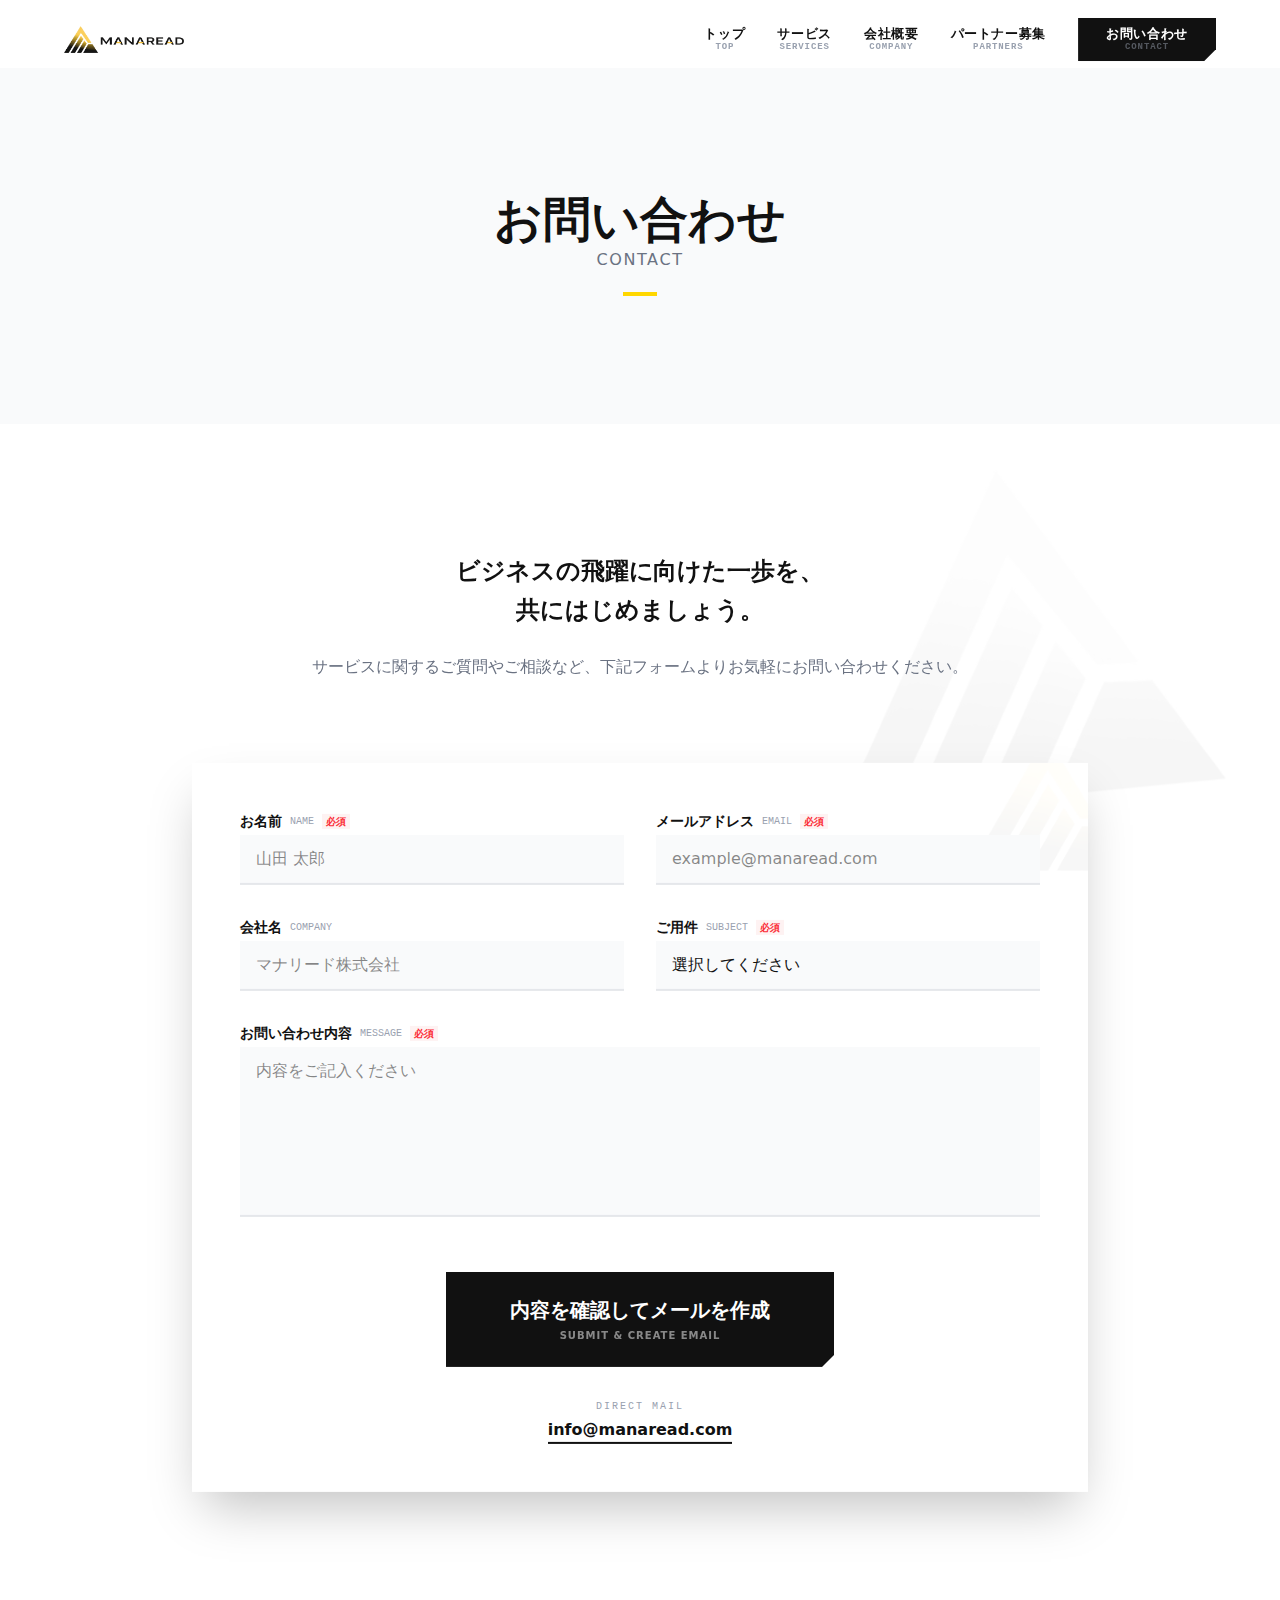
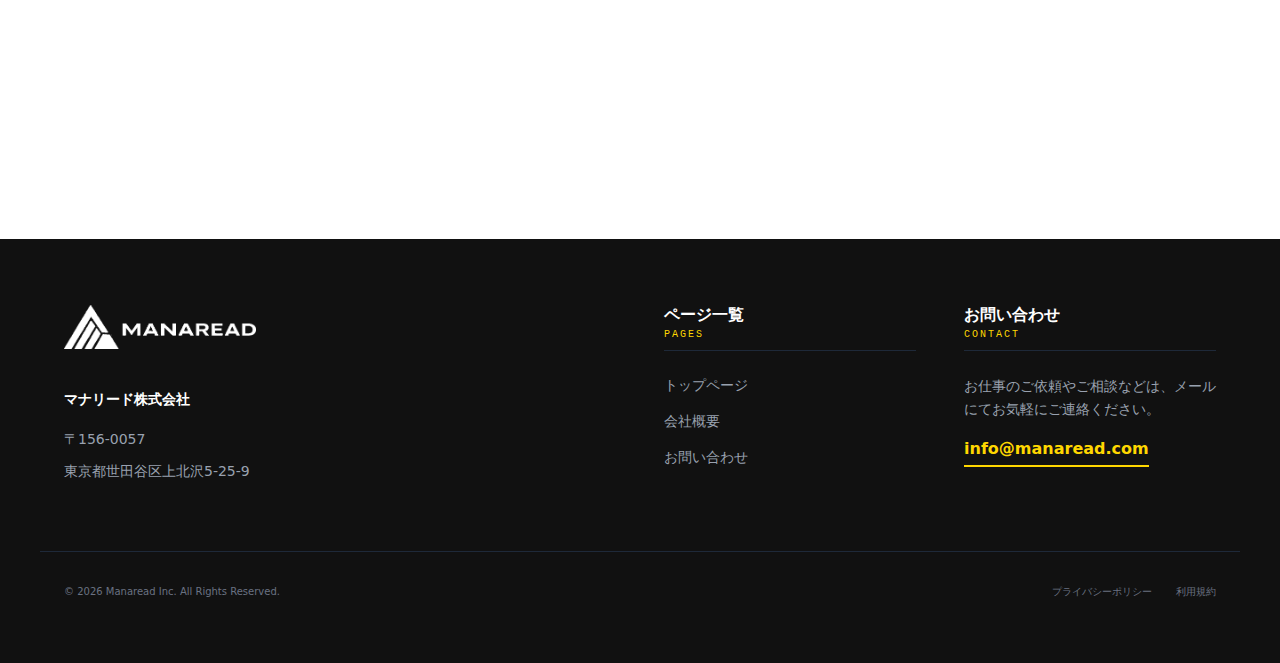
<file: contact/index.html>
<!DOCTYPE html><!--3lcqogdO27_vFGBoDtzcm--><html lang="ja"><head><meta charSet="utf-8"/><meta name="viewport" content="width=device-width, initial-scale=1"/><link rel="preload" as="image" href="/images/logo.png"/><link rel="stylesheet" href="/_next/static/chunks/7651e66642a9c3c4.css" data-precedence="next"/><link rel="preload" as="script" fetchPriority="low" href="/_next/static/chunks/d3a13e020af96855.js"/><script src="/_next/static/chunks/aee6c7720838f8a2.js" async=""></script><script src="/_next/static/chunks/f69d959e92e51503.js" async=""></script><script src="/_next/static/chunks/turbopack-c71129856fe75176.js" async=""></script><script src="/_next/static/chunks/8d2458d562fec232.js" async=""></script><script src="/_next/static/chunks/9bf2f928bde43f73.js" async=""></script><script src="/_next/static/chunks/ff1a16fafef87110.js" async=""></script><script src="/_next/static/chunks/d2be314c3ece3fbe.js" async=""></script><script src="/_next/static/chunks/7b4a24679cc6dfad.js" async=""></script><title>マナリード株式会社 | Manaread Inc.</title><meta name="description" content="企業の成長に必要な「届く・伝わる・動く」を設計し、事業の前進を加速させる。営業支援・採用支援を中心に、企業の成長をサポートします。"/><meta name="author" content="マナリード株式会社"/><meta name="keywords" content="マナリード,営業支援,採用支援,人材サービス,営業代行,採用代行,リファラル営業"/><meta name="creator" content="マナリード株式会社"/><meta name="publisher" content="マナリード株式会社"/><meta name="robots" content="index, follow"/><meta name="googlebot" content="index, follow, max-video-preview:-1, max-image-preview:large, max-snippet:-1"/><link rel="canonical" href="https://manaread.com/"/><meta property="og:title" content="マナリード株式会社"/><meta property="og:description" content="企業の成長に必要な「届く・伝わる・動く」を設計し、事業の前進を加速させる。営業支援・採用支援を中心に、企業の成長をサポートします。"/><meta property="og:url" content="https://manaread.com/"/><meta property="og:site_name" content="マナリード株式会社"/><meta property="og:locale" content="ja_JP"/><meta property="og:image" content="https://manaread.com/images/og-image.jpg"/><meta property="og:image:width" content="1200"/><meta property="og:image:height" content="630"/><meta property="og:image:alt" content="マナリード株式会社"/><meta property="og:type" content="website"/><meta name="twitter:card" content="summary_large_image"/><meta name="twitter:title" content="マナリード株式会社"/><meta name="twitter:description" content="企業の成長に必要な「届く・伝わる・動く」を設計し、事業の前進を加速させる。営業支援・採用支援を中心に、企業の成長をサポートします。"/><meta name="twitter:image" content="https://manaread.com/images/og-image.jpg"/><link rel="icon" href="/favicon.ico?favicon.0b3bf435.ico" sizes="256x256" type="image/x-icon"/><link rel="icon" href="/images/icon.png"/><link rel="apple-touch-icon" href="/images/icon.png"/><script src="/_next/static/chunks/a6dad97d9634a72d.js" noModule=""></script></head><body class="antialiased font-sans flex flex-col min-h-screen"><div hidden=""><!--$--><!--/$--></div><header class="fixed top-0 left-0 right-0 z-50 transition-all duration-300 border-b bg-transparent border-transparent h-[80px]"><div class="container-custom h-full flex items-center justify-between"><a class="relative w-[120px] h-[40px] z-50" href="/"><img alt="Manaread" decoding="async" data-nimg="fill" class="object-contain" style="position:absolute;height:100%;width:100%;left:0;top:0;right:0;bottom:0;color:transparent" src="/images/logo.png"/></a><nav class="hidden md:flex items-center gap-8"><a class="group flex flex-col items-center justify-center transition-colors text-primary hover:text-accent" href="/"><span class="text-[13px] font-bold tracking-[0.05em] leading-tight">トップ</span><span class="text-[9px] font-bold tracking-[0.1em] group-hover:text-accent transition-colors leading-tight uppercase font-mono text-gray-400">TOP</span></a><a class="group flex flex-col items-center justify-center transition-colors text-primary hover:text-accent" href="/services/"><span class="text-[13px] font-bold tracking-[0.05em] leading-tight">サービス</span><span class="text-[9px] font-bold tracking-[0.1em] group-hover:text-accent transition-colors leading-tight uppercase font-mono text-gray-400">SERVICES</span></a><a class="group flex flex-col items-center justify-center transition-colors text-primary hover:text-accent" href="/company/"><span class="text-[13px] font-bold tracking-[0.05em] leading-tight">会社概要</span><span class="text-[9px] font-bold tracking-[0.1em] group-hover:text-accent transition-colors leading-tight uppercase font-mono text-gray-400">COMPANY</span></a><a class="group flex flex-col items-center justify-center transition-colors text-primary hover:text-accent" href="/partners/"><span class="text-[13px] font-bold tracking-[0.05em] leading-tight">パートナー募集</span><span class="text-[9px] font-bold tracking-[0.1em] group-hover:text-accent transition-colors leading-tight uppercase font-mono text-gray-400">PARTNERS</span></a><a class="group flex flex-col items-center justify-center transition-colors text-primary hover:text-accent px-7 py-2 bg-primary text-secondary clip-triangle-btn hover:bg-black transition-all shadow-sm hover:shadow-md" href="/contact/"><span class="text-[13px] font-bold tracking-[0.05em] leading-tight text-[11px]">お問い合わせ</span><span class="text-[9px] font-bold tracking-[0.1em] group-hover:text-accent transition-colors leading-tight uppercase font-mono text-gray-400 opacity-50">CONTACT</span></a></nav><button type="button" class="md:hidden z-50 w-10 h-10 flex flex-col justify-center items-center gap-[6px]" aria-label="Menu"><span class="w-6 h-0.5 bg-primary transition-all duration-300"></span><span class="w-6 h-0.5 bg-primary transition-all duration-300"></span><span class="w-6 h-0.5 bg-primary transition-all duration-300"></span></button></div></header><main class="flex-grow pt-[68px]"><div class="flex flex-col w-full overflow-x-hidden"><section class="relative py-20 md:py-32 overflow-hidden bg-background bg-gray-50 py-16 md:py-24 "><div class="container-custom relative z-10" style="opacity:1;transform:none"><div class="text-center" style="opacity:0;transform:translateY(20px)"><h1 class="text-3xl md:text-5xl font-bold font-serif mb-4">お問い合わせ<span class="block text-sm md:text-base font-sans font-normal text-gray-500 mt-2 tracking-widest leading-none">CONTACT</span></h1><div class="w-16 h-1 bg-accent mx-auto mt-6" style="width:0px"></div></div></div></section><section class="relative py-20 md:py-32 overflow-hidden bg-background  "><div class="absolute top-10 right-[5%] opacity-[0.03] pointer-events-none select-none z-10" style="opacity:0.03;transform:scale(0.95) rotate(-10deg)"><img alt="" loading="lazy" width="400" height="400" decoding="async" data-nimg="1" class="filter grayscale" style="color:transparent" src="/images/icon.png"/></div><div class="container-custom relative z-10" style="opacity:1;transform:none"><div class="max-w-4xl mx-auto space-y-20"><div class="text-center space-y-6" style="opacity:0;transform:scale(0.95)"><p class="text-xl md:text-2xl text-primary font-bold leading-relaxed font-serif">ビジネスの飛躍に向けた一歩を、<br/>共にはじめましょう。</p><p class="text-gray-500 text-base leading-relaxed">サービスに関するご質問やご相談など、下記フォームよりお気軽にお問い合わせください。</p></div><div style="opacity:0;transform:translateY(30px)"><div class="bg-white shadow-2xl p-8 md:p-12 relative overflow-hidden"><div class="absolute -right-10 -top-10 w-40 h-40 opacity-[0.03] pointer-events-none"><img alt="" loading="lazy" decoding="async" data-nimg="fill" class="object-contain" style="position:absolute;height:100%;width:100%;left:0;top:0;right:0;bottom:0;color:transparent" src="/images/icon.png"/></div><form class="space-y-8 relative z-10"><div class="grid md:grid-cols-2 gap-8"><div class="space-y-2"><div class="flex items-center gap-2 mb-1"><label for="name" class="text-sm font-bold text-primary">お名前</label><span class="text-[10px] text-gray-400 uppercase font-mono">Name</span><span class="text-[10px] bg-red-50 text-red-500 px-1 font-bold">必須</span></div><input type="text" id="name" required="" class="w-full bg-gray-50 border-b-2 border-gray-200 py-3 px-4 focus:border-accent focus:outline-none transition-colors font-medium border-0 border-b-2" placeholder="山田 太郎" name="name"/></div><div class="space-y-2"><div class="flex items-center gap-2 mb-1"><label for="email" class="text-sm font-bold text-primary">メールアドレス</label><span class="text-[10px] text-gray-400 uppercase font-mono">Email</span><span class="text-[10px] bg-red-50 text-red-500 px-1 font-bold">必須</span></div><input type="email" id="email" required="" class="w-full bg-gray-50 border-b-2 border-gray-200 py-3 px-4 focus:border-accent focus:outline-none transition-colors font-medium border-0 border-b-2" placeholder="example@manaread.com" name="email"/></div></div><div class="grid md:grid-cols-2 gap-8"><div class="space-y-2"><div class="flex items-center gap-2 mb-1"><label for="company" class="text-sm font-bold text-primary">会社名</label><span class="text-[10px] text-gray-400 uppercase font-mono">Company</span></div><input type="text" id="company" class="w-full bg-gray-50 border-b-2 border-gray-200 py-3 px-4 focus:border-accent focus:outline-none transition-colors font-medium border-0 border-b-2" placeholder="マナリード株式会社" name="company"/></div><div class="space-y-2"><div class="flex items-center gap-2 mb-1"><label for="subject" class="text-sm font-bold text-primary">ご用件</label><span class="text-[10px] text-gray-400 uppercase font-mono">Subject</span><span class="text-[10px] bg-red-50 text-red-500 px-1 font-bold">必須</span></div><select id="subject" name="subject" required="" class="w-full bg-gray-50 border-b-2 border-gray-200 py-3 px-4 focus:border-accent focus:outline-none transition-colors font-medium border-0 border-b-2 appearance-none"><option value="">選択してください</option><option value="サービス導入について">サービス導入について</option><option value="採用について">採用について</option><option value="パートナーシップについて">パートナーシップについて</option><option value="その他">その他</option></select></div></div><div class="space-y-2"><div class="flex items-center gap-2 mb-1"><label for="message" class="text-sm font-bold text-primary">お問い合わせ内容</label><span class="text-[10px] text-gray-400 uppercase font-mono">Message</span><span class="text-[10px] bg-red-50 text-red-500 px-1 font-bold">必須</span></div><textarea id="message" name="message" rows="6" required="" class="w-full bg-gray-50 border-b-2 border-gray-200 py-3 px-4 focus:border-accent focus:outline-none transition-colors font-medium border-0 border-b-2 resize-none" placeholder="内容をご記入ください"></textarea></div><div class="flex flex-col items-center gap-8 pt-4"><button type="submit" class="inline-flex flex-col items-center justify-center px-16 py-6 bg-primary text-secondary font-bold clip-triangle-btn hover:bg-black transition-all shadow-xl hover:shadow-2xl hover:-translate-y-1 group"><span class="text-xl">内容を確認してメールを作成</span><span class="text-[10px] opacity-50 uppercase tracking-widest mt-1">Submit &amp; Create Email</span></button><div class="flex flex-col items-center gap-2"><p class="text-[10px] text-gray-400 tracking-[0.2em] uppercase font-mono">Direct Mail</p><a href="mailto:info@manaread.com" class="text-base font-bold text-primary hover:text-accent border-b-2 border-primary hover:border-accent transition-all pb-1 leading-none">info@manaread.com</a></div></div></form></div></div><div class="max-w-xl mx-auto text-center space-y-10"><div class="p-10 border border-dashed border-gray-300 relative overflow-hidden group" style="opacity:0"><div class="absolute -right-4 -bottom-4 w-24 h-24 opacity-[0.03] pointer-events-none"><img alt="" loading="lazy" decoding="async" data-nimg="fill" class="object-contain" style="position:absolute;height:100%;width:100%;left:0;top:0;right:0;bottom:0;color:transparent" src="/images/icon.png"/></div><h2 class="text-lg font-bold mb-3 text-gray-400 font-serif uppercase tracking-[0.2em]">BY PHONE</h2><p class="text-gray-400 text-sm tracking-widest">現在、メールおよびフォームからの受付を優先しております。</p></div></div></div></div></section></div><!--$--><!--/$--></main><footer class="bg-section-dark text-white py-16"><div class="container-custom grid md:grid-cols-4 gap-12"><div class="col-span-1 md:col-span-2 text-center md:text-left"><div class="mb-8 relative w-48 h-12 mx-auto md:mx-0"><img alt="Manaread Logo" loading="lazy" decoding="async" data-nimg="fill" class="object-contain brightness-0 invert" style="position:absolute;height:100%;width:100%;left:0;top:0;right:0;bottom:0;color:transparent" src="/images/logo.png"/></div><address class="not-italic text-gray-400 text-sm leading-8"><span class="text-white font-bold block mb-2">マナリード株式会社</span>〒156-0057<br/>東京都世田谷区上北沢5-25-9</address></div><div class="col-span-1"><div class="mb-6 border-b border-gray-800 pb-2"><h3 class="font-bold text-white text-base">ページ一覧</h3><p class="text-[10px] text-accent tracking-[0.2em] uppercase font-mono">Pages</p></div><ul class="space-y-4 text-sm text-gray-400"><li><a class="hover:text-white transition-colors" href="/">トップページ</a></li><li><a class="hover:text-white transition-colors" href="/company/">会社概要</a></li><li><a class="hover:text-white transition-colors" href="/contact/">お問い合わせ</a></li></ul></div><div class="col-span-1"><div class="mb-6 border-b border-gray-800 pb-2"><h3 class="font-bold text-white text-base">お問い合わせ</h3><p class="text-[10px] text-accent tracking-[0.2em] uppercase font-mono">Contact</p></div><p class="text-sm text-gray-400 mb-4 leading-relaxed">お仕事のご依頼やご相談などは、メールにてお気軽にご連絡ください。</p><a href="mailto:info@manaread.com" class="text-base font-bold text-accent hover:text-white border-b-2 border-accent transition-all pb-1 inline-block">info@manaread.com</a></div></div><div class="container-custom mt-16 pt-8 border-t border-gray-800 text-[10px] text-gray-500 flex flex-col md:flex-row justify-between items-center gap-4"><p>© <!-- -->2026<!-- --> Manaread Inc. All Rights Reserved.</p><div class="flex gap-6"><a class="hover:text-white transition-colors" href="/privacy/">プライバシーポリシー</a><a class="hover:text-white transition-colors" href="/terms/">利用規約</a></div></div></footer><script src="/_next/static/chunks/d3a13e020af96855.js" id="_R_" async=""></script><script>(self.__next_f=self.__next_f||[]).push([0])</script><script>self.__next_f.push([1,"1:\"$Sreact.fragment\"\n2:I[56132,[\"/_next/static/chunks/8d2458d562fec232.js\",\"/_next/static/chunks/9bf2f928bde43f73.js\"],\"Header\"]\n3:I[39756,[\"/_next/static/chunks/ff1a16fafef87110.js\",\"/_next/static/chunks/d2be314c3ece3fbe.js\"],\"default\"]\n4:I[37457,[\"/_next/static/chunks/ff1a16fafef87110.js\",\"/_next/static/chunks/d2be314c3ece3fbe.js\"],\"default\"]\n5:I[85437,[\"/_next/static/chunks/8d2458d562fec232.js\",\"/_next/static/chunks/9bf2f928bde43f73.js\"],\"Image\"]\n6:I[22016,[\"/_next/static/chunks/8d2458d562fec232.js\",\"/_next/static/chunks/9bf2f928bde43f73.js\"],\"\"]\nb:I[68027,[],\"default\"]\n:HL[\"/_next/static/chunks/7651e66642a9c3c4.css\",\"style\"]\n"])</script><script>self.__next_f.push([1,"0:{\"P\":null,\"b\":\"3lcqogdO27-vFGBoDtzcm\",\"c\":[\"\",\"contact\",\"\"],\"q\":\"\",\"i\":false,\"f\":[[[\"\",{\"children\":[\"contact\",{\"children\":[\"__PAGE__\",{}]}]},\"$undefined\",\"$undefined\",true],[[\"$\",\"$1\",\"c\",{\"children\":[[[\"$\",\"link\",\"0\",{\"rel\":\"stylesheet\",\"href\":\"/_next/static/chunks/7651e66642a9c3c4.css\",\"precedence\":\"next\",\"crossOrigin\":\"$undefined\",\"nonce\":\"$undefined\"}],[\"$\",\"script\",\"script-0\",{\"src\":\"/_next/static/chunks/8d2458d562fec232.js\",\"async\":true,\"nonce\":\"$undefined\"}],[\"$\",\"script\",\"script-1\",{\"src\":\"/_next/static/chunks/9bf2f928bde43f73.js\",\"async\":true,\"nonce\":\"$undefined\"}]],[\"$\",\"html\",null,{\"lang\":\"ja\",\"children\":[\"$\",\"body\",null,{\"className\":\"antialiased font-sans flex flex-col min-h-screen\",\"children\":[[\"$\",\"$L2\",null,{}],[\"$\",\"main\",null,{\"className\":\"flex-grow pt-[68px]\",\"children\":[\"$\",\"$L3\",null,{\"parallelRouterKey\":\"children\",\"error\":\"$undefined\",\"errorStyles\":\"$undefined\",\"errorScripts\":\"$undefined\",\"template\":[\"$\",\"$L4\",null,{}],\"templateStyles\":\"$undefined\",\"templateScripts\":\"$undefined\",\"notFound\":[[[\"$\",\"title\",null,{\"children\":\"404: This page could not be found.\"}],[\"$\",\"div\",null,{\"style\":{\"fontFamily\":\"system-ui,\\\"Segoe UI\\\",Roboto,Helvetica,Arial,sans-serif,\\\"Apple Color Emoji\\\",\\\"Segoe UI Emoji\\\"\",\"height\":\"100vh\",\"textAlign\":\"center\",\"display\":\"flex\",\"flexDirection\":\"column\",\"alignItems\":\"center\",\"justifyContent\":\"center\"},\"children\":[\"$\",\"div\",null,{\"children\":[[\"$\",\"style\",null,{\"dangerouslySetInnerHTML\":{\"__html\":\"body{color:#000;background:#fff;margin:0}.next-error-h1{border-right:1px solid rgba(0,0,0,.3)}@media (prefers-color-scheme:dark){body{color:#fff;background:#000}.next-error-h1{border-right:1px solid rgba(255,255,255,.3)}}\"}}],[\"$\",\"h1\",null,{\"className\":\"next-error-h1\",\"style\":{\"display\":\"inline-block\",\"margin\":\"0 20px 0 0\",\"padding\":\"0 23px 0 0\",\"fontSize\":24,\"fontWeight\":500,\"verticalAlign\":\"top\",\"lineHeight\":\"49px\"},\"children\":404}],[\"$\",\"div\",null,{\"style\":{\"display\":\"inline-block\"},\"children\":[\"$\",\"h2\",null,{\"style\":{\"fontSize\":14,\"fontWeight\":400,\"lineHeight\":\"49px\",\"margin\":0},\"children\":\"This page could not be found.\"}]}]]}]}]],[]],\"forbidden\":\"$undefined\",\"unauthorized\":\"$undefined\"}]}],[\"$\",\"footer\",null,{\"className\":\"bg-section-dark text-white py-16\",\"children\":[[\"$\",\"div\",null,{\"className\":\"container-custom grid md:grid-cols-4 gap-12\",\"children\":[[\"$\",\"div\",null,{\"className\":\"col-span-1 md:col-span-2 text-center md:text-left\",\"children\":[[\"$\",\"div\",null,{\"className\":\"mb-8 relative w-48 h-12 mx-auto md:mx-0\",\"children\":[\"$\",\"$L5\",null,{\"src\":\"/images/logo.png\",\"alt\":\"Manaread Logo\",\"fill\":true,\"className\":\"object-contain brightness-0 invert\"}]}],[\"$\",\"address\",null,{\"className\":\"not-italic text-gray-400 text-sm leading-8\",\"children\":[[\"$\",\"span\",null,{\"className\":\"text-white font-bold block mb-2\",\"children\":\"マナリード株式会社\"}],\"〒156-0057\",[\"$\",\"br\",null,{}],\"東京都世田谷区上北沢5-25-9\"]}]]}],[\"$\",\"div\",null,{\"className\":\"col-span-1\",\"children\":[[\"$\",\"div\",null,{\"className\":\"mb-6 border-b border-gray-800 pb-2\",\"children\":[[\"$\",\"h3\",null,{\"className\":\"font-bold text-white text-base\",\"children\":\"ページ一覧\"}],[\"$\",\"p\",null,{\"className\":\"text-[10px] text-accent tracking-[0.2em] uppercase font-mono\",\"children\":\"Pages\"}]]}],[\"$\",\"ul\",null,{\"className\":\"space-y-4 text-sm text-gray-400\",\"children\":[[\"$\",\"li\",null,{\"children\":[\"$\",\"$L6\",null,{\"href\":\"/\",\"className\":\"hover:text-white transition-colors\",\"children\":\"トップページ\"}]}],[\"$\",\"li\",null,{\"children\":[\"$\",\"$L6\",null,{\"href\":\"/company\",\"className\":\"hover:text-white transition-colors\",\"children\":\"会社概要\"}]}],[\"$\",\"li\",null,{\"children\":[\"$\",\"$L6\",null,{\"href\":\"/contact\",\"className\":\"hover:text-white transition-colors\",\"children\":\"お問い合わせ\"}]}]]}]]}],[\"$\",\"div\",null,{\"className\":\"col-span-1\",\"children\":[[\"$\",\"div\",null,{\"className\":\"mb-6 border-b border-gray-800 pb-2\",\"children\":[[\"$\",\"h3\",null,{\"className\":\"font-bold text-white text-base\",\"children\":\"お問い合わせ\"}],[\"$\",\"p\",null,{\"className\":\"text-[10px] text-accent tracking-[0.2em] uppercase font-mono\",\"children\":\"Contact\"}]]}],[\"$\",\"p\",null,{\"className\":\"text-sm text-gray-400 mb-4 leading-relaxed\",\"children\":\"お仕事のご依頼やご相談などは、メールにてお気軽にご連絡ください。\"}],[\"$\",\"a\",null,{\"href\":\"mailto:info@manaread.com\",\"className\":\"text-base font-bold text-accent hover:text-white border-b-2 border-accent transition-all pb-1 inline-block\",\"children\":\"info@manaread.com\"}]]}]]}],[\"$\",\"div\",null,{\"className\":\"container-custom mt-16 pt-8 border-t border-gray-800 text-[10px] text-gray-500 flex flex-col md:flex-row justify-between items-center gap-4\",\"children\":[[\"$\",\"p\",null,{\"children\":[\"© \",2026,\" Manaread Inc. All Rights Reserved.\"]}],\"$L7\"]}]]}]]}]}]]}],{\"children\":[\"$L8\",{\"children\":[\"$L9\",{},null,false,false]},null,false,false]},null,false,false],\"$La\",false]],\"m\":\"$undefined\",\"G\":[\"$b\",[]],\"S\":true}\n"])</script><script>self.__next_f.push([1,"c:I[47257,[\"/_next/static/chunks/ff1a16fafef87110.js\",\"/_next/static/chunks/d2be314c3ece3fbe.js\"],\"ClientPageRoot\"]\nd:I[69139,[\"/_next/static/chunks/8d2458d562fec232.js\",\"/_next/static/chunks/9bf2f928bde43f73.js\",\"/_next/static/chunks/7b4a24679cc6dfad.js\"],\"default\"]\n10:I[97367,[\"/_next/static/chunks/ff1a16fafef87110.js\",\"/_next/static/chunks/d2be314c3ece3fbe.js\"],\"OutletBoundary\"]\n11:\"$Sreact.suspense\"\n13:I[97367,[\"/_next/static/chunks/ff1a16fafef87110.js\",\"/_next/static/chunks/d2be314c3ece3fbe.js\"],\"ViewportBoundary\"]\n15:I[97367,[\"/_next/static/chunks/ff1a16fafef87110.js\",\"/_next/static/chunks/d2be314c3ece3fbe.js\"],\"MetadataBoundary\"]\n7:[\"$\",\"div\",null,{\"className\":\"flex gap-6\",\"children\":[[\"$\",\"$L6\",null,{\"href\":\"/privacy\",\"className\":\"hover:text-white transition-colors\",\"children\":\"プライバシーポリシー\"}],[\"$\",\"$L6\",null,{\"href\":\"/terms\",\"className\":\"hover:text-white transition-colors\",\"children\":\"利用規約\"}]]}]\n8:[\"$\",\"$1\",\"c\",{\"children\":[null,[\"$\",\"$L3\",null,{\"parallelRouterKey\":\"children\",\"error\":\"$undefined\",\"errorStyles\":\"$undefined\",\"errorScripts\":\"$undefined\",\"template\":[\"$\",\"$L4\",null,{}],\"templateStyles\":\"$undefined\",\"templateScripts\":\"$undefined\",\"notFound\":\"$undefined\",\"forbidden\":\"$undefined\",\"unauthorized\":\"$undefined\"}]]}]\n9:[\"$\",\"$1\",\"c\",{\"children\":[[\"$\",\"$Lc\",null,{\"Component\":\"$d\",\"serverProvidedParams\":{\"searchParams\":{},\"params\":{},\"promises\":[\"$@e\",\"$@f\"]}}],[[\"$\",\"script\",\"script-0\",{\"src\":\"/_next/static/chunks/7b4a24679cc6dfad.js\",\"async\":true,\"nonce\":\"$undefined\"}]],[\"$\",\"$L10\",null,{\"children\":[\"$\",\"$11\",null,{\"name\":\"Next.MetadataOutlet\",\"children\":\"$@12\"}]}]]}]\na:[\"$\",\"$1\",\"h\",{\"children\":[null,[\"$\",\"$L13\",null,{\"children\":\"$L14\"}],[\"$\",\"div\",null,{\"hidden\":true,\"children\":[\"$\",\"$L15\",null,{\"children\":[\"$\",\"$11\",null,{\"name\":\"Next.Metadata\",\"children\":\"$L16\"}]}]}],null]}]\n"])</script><script>self.__next_f.push([1,"e:{}\nf:\"$9:props:children:0:props:serverProvidedParams:params\"\n"])</script><script>self.__next_f.push([1,"14:[[\"$\",\"meta\",\"0\",{\"charSet\":\"utf-8\"}],[\"$\",\"meta\",\"1\",{\"name\":\"viewport\",\"content\":\"width=device-width, initial-scale=1\"}]]\n"])</script><script>self.__next_f.push([1,"17:I[27201,[\"/_next/static/chunks/ff1a16fafef87110.js\",\"/_next/static/chunks/d2be314c3ece3fbe.js\"],\"IconMark\"]\n12:null\n"])</script><script>self.__next_f.push([1,"16:[[\"$\",\"title\",\"0\",{\"children\":\"マナリード株式会社 | Manaread Inc.\"}],[\"$\",\"meta\",\"1\",{\"name\":\"description\",\"content\":\"企業の成長に必要な「届く・伝わる・動く」を設計し、事業の前進を加速させる。営業支援・採用支援を中心に、企業の成長をサポートします。\"}],[\"$\",\"meta\",\"2\",{\"name\":\"author\",\"content\":\"マナリード株式会社\"}],[\"$\",\"meta\",\"3\",{\"name\":\"keywords\",\"content\":\"マナリード,営業支援,採用支援,人材サービス,営業代行,採用代行,リファラル営業\"}],[\"$\",\"meta\",\"4\",{\"name\":\"creator\",\"content\":\"マナリード株式会社\"}],[\"$\",\"meta\",\"5\",{\"name\":\"publisher\",\"content\":\"マナリード株式会社\"}],[\"$\",\"meta\",\"6\",{\"name\":\"robots\",\"content\":\"index, follow\"}],[\"$\",\"meta\",\"7\",{\"name\":\"googlebot\",\"content\":\"index, follow, max-video-preview:-1, max-image-preview:large, max-snippet:-1\"}],[\"$\",\"link\",\"8\",{\"rel\":\"canonical\",\"href\":\"https://manaread.com/\"}],[\"$\",\"meta\",\"9\",{\"property\":\"og:title\",\"content\":\"マナリード株式会社\"}],[\"$\",\"meta\",\"10\",{\"property\":\"og:description\",\"content\":\"企業の成長に必要な「届く・伝わる・動く」を設計し、事業の前進を加速させる。営業支援・採用支援を中心に、企業の成長をサポートします。\"}],[\"$\",\"meta\",\"11\",{\"property\":\"og:url\",\"content\":\"https://manaread.com/\"}],[\"$\",\"meta\",\"12\",{\"property\":\"og:site_name\",\"content\":\"マナリード株式会社\"}],[\"$\",\"meta\",\"13\",{\"property\":\"og:locale\",\"content\":\"ja_JP\"}],[\"$\",\"meta\",\"14\",{\"property\":\"og:image\",\"content\":\"https://manaread.com/images/og-image.jpg\"}],[\"$\",\"meta\",\"15\",{\"property\":\"og:image:width\",\"content\":\"1200\"}],[\"$\",\"meta\",\"16\",{\"property\":\"og:image:height\",\"content\":\"630\"}],[\"$\",\"meta\",\"17\",{\"property\":\"og:image:alt\",\"content\":\"マナリード株式会社\"}],[\"$\",\"meta\",\"18\",{\"property\":\"og:type\",\"content\":\"website\"}],[\"$\",\"meta\",\"19\",{\"name\":\"twitter:card\",\"content\":\"summary_large_image\"}],[\"$\",\"meta\",\"20\",{\"name\":\"twitter:title\",\"content\":\"マナリード株式会社\"}],[\"$\",\"meta\",\"21\",{\"name\":\"twitter:description\",\"content\":\"企業の成長に必要な「届く・伝わる・動く」を設計し、事業の前進を加速させる。営業支援・採用支援を中心に、企業の成長をサポートします。\"}],[\"$\",\"meta\",\"22\",{\"name\":\"twitter:image\",\"content\":\"https://manaread.com/images/og-image.jpg\"}],[\"$\",\"link\",\"23\",{\"rel\":\"icon\",\"href\":\"/favicon.ico?favicon.0b3bf435.ico\",\"sizes\":\"256x256\",\"type\":\"image/x-icon\"}],[\"$\",\"link\",\"24\",{\"rel\":\"icon\",\"href\":\"/images/icon.png\"}],[\"$\",\"link\",\"25\",{\"rel\":\"apple-touch-icon\",\"href\":\"/images/icon.png\"}],[\"$\",\"$L17\",\"26\",{}]]\n"])</script></body></html>
</file>
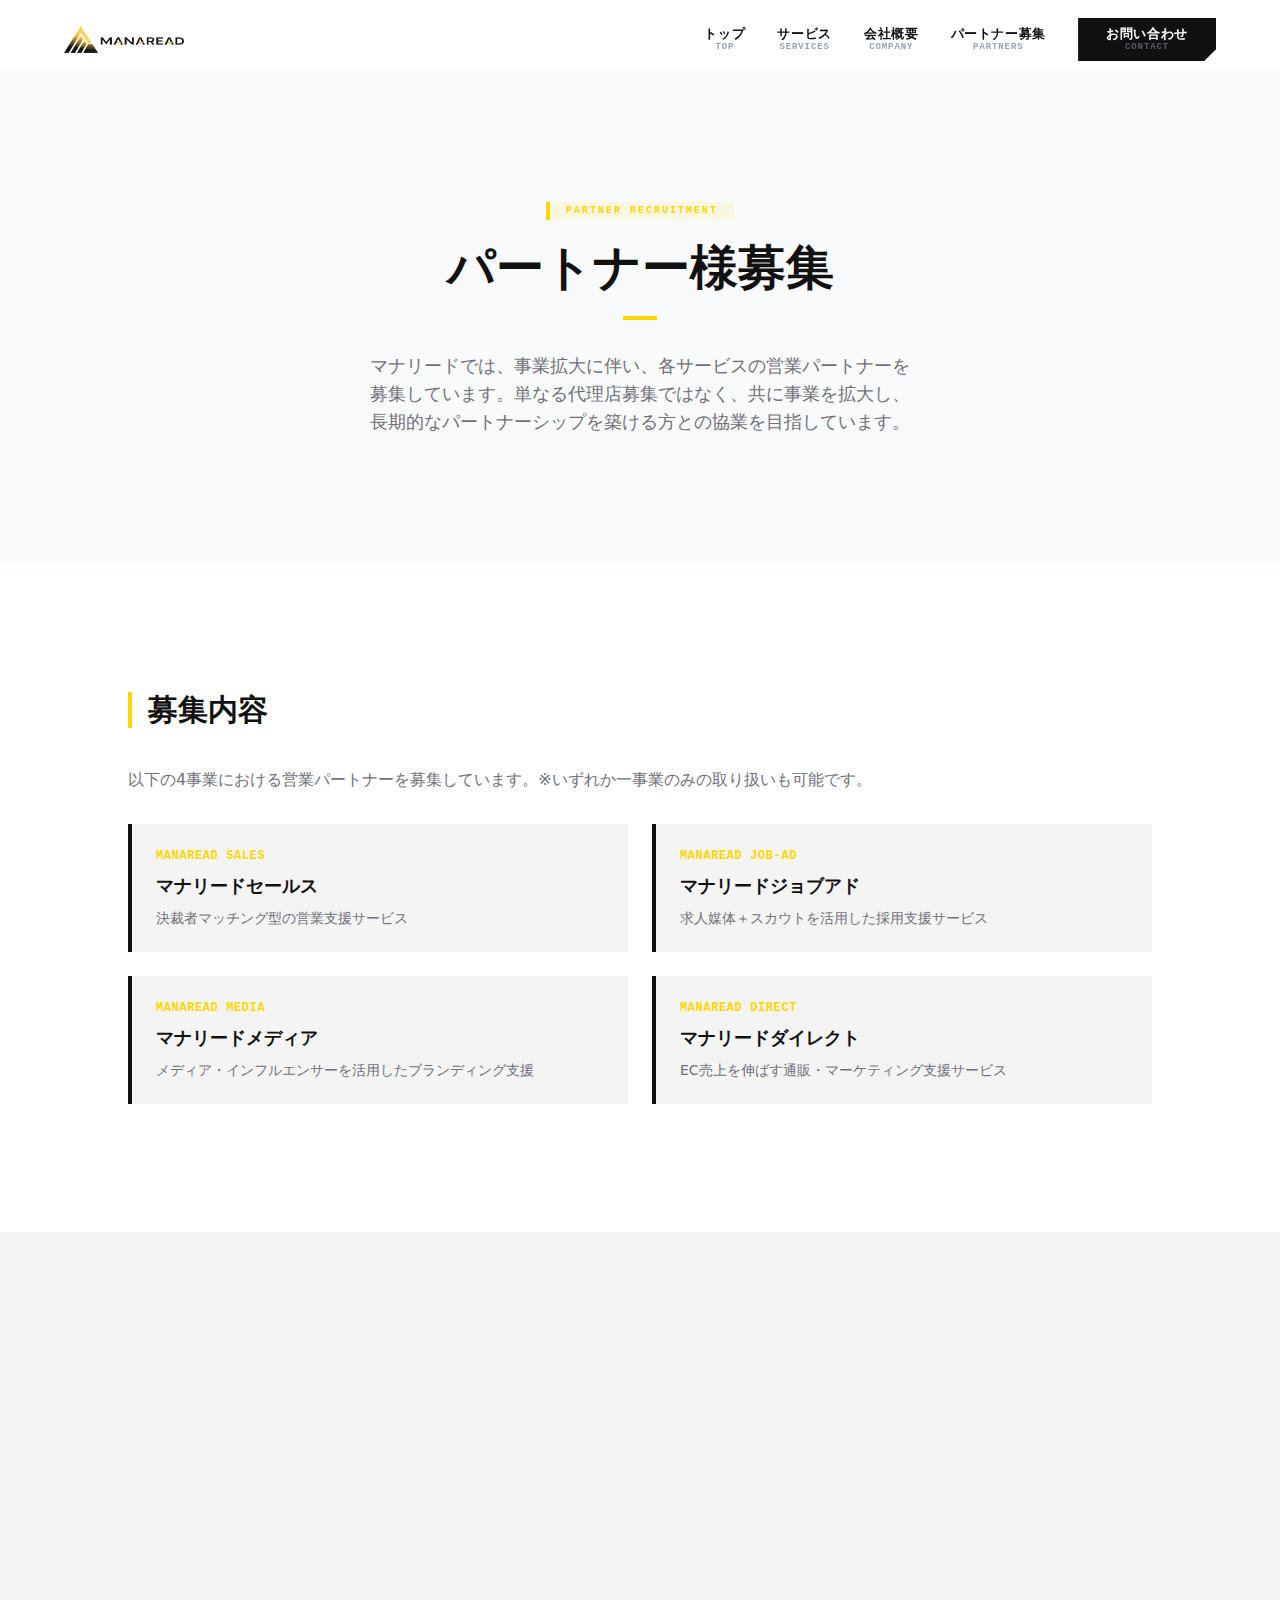
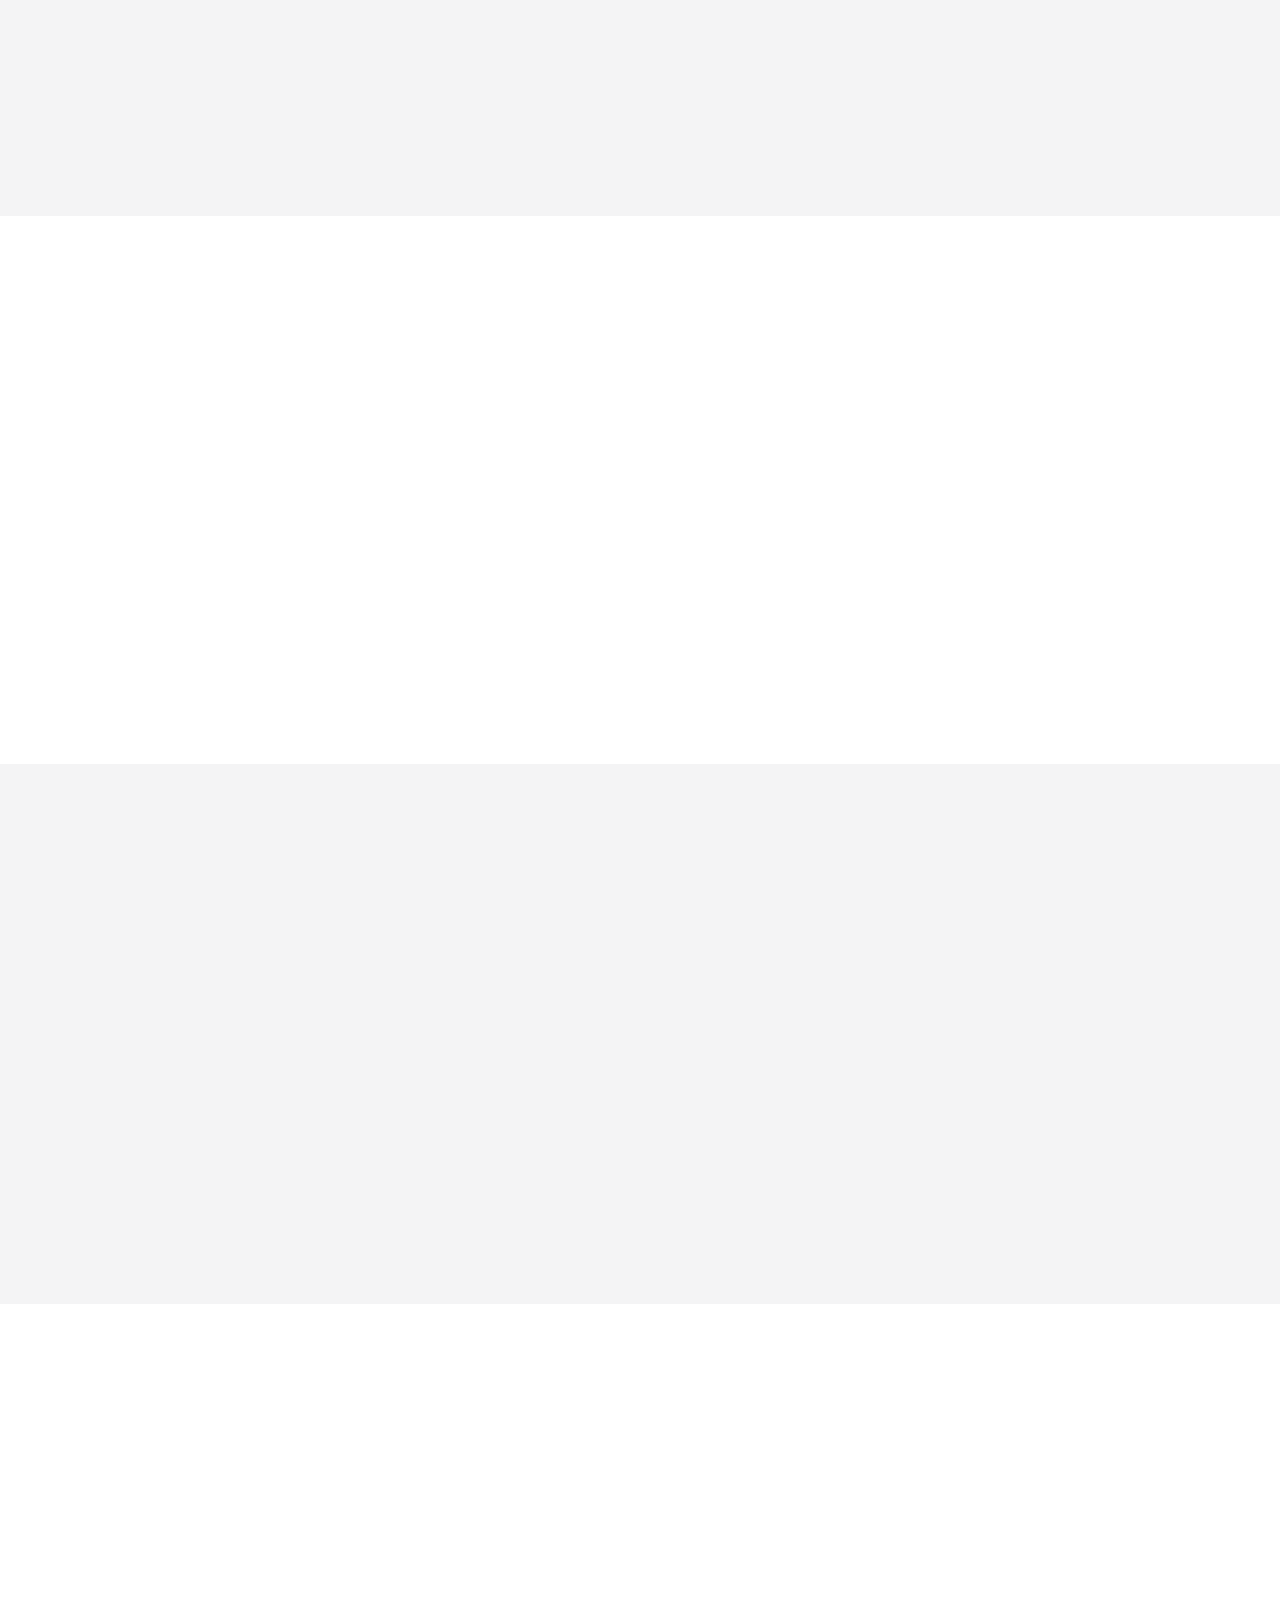
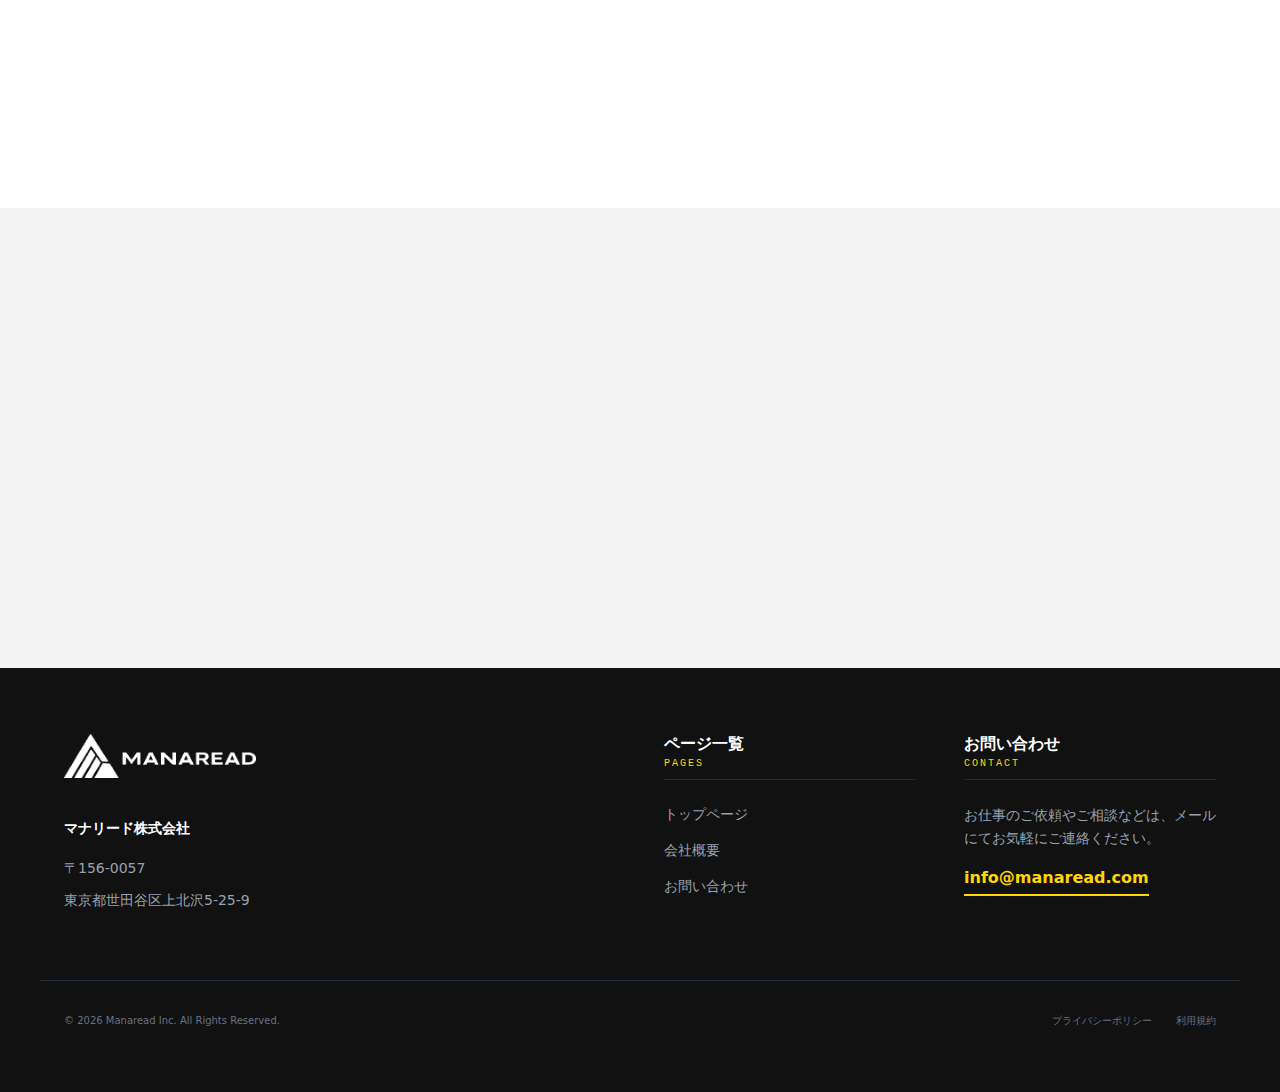
<file: partners/index.html>
<!DOCTYPE html><!--3lcqogdO27_vFGBoDtzcm--><html lang="ja"><head><meta charSet="utf-8"/><meta name="viewport" content="width=device-width, initial-scale=1"/><link rel="preload" as="image" href="/images/logo.png"/><link rel="stylesheet" href="/_next/static/chunks/7651e66642a9c3c4.css" data-precedence="next"/><link rel="preload" as="script" fetchPriority="low" href="/_next/static/chunks/d3a13e020af96855.js"/><script src="/_next/static/chunks/aee6c7720838f8a2.js" async=""></script><script src="/_next/static/chunks/f69d959e92e51503.js" async=""></script><script src="/_next/static/chunks/turbopack-c71129856fe75176.js" async=""></script><script src="/_next/static/chunks/8d2458d562fec232.js" async=""></script><script src="/_next/static/chunks/9bf2f928bde43f73.js" async=""></script><script src="/_next/static/chunks/ff1a16fafef87110.js" async=""></script><script src="/_next/static/chunks/d2be314c3ece3fbe.js" async=""></script><script src="/_next/static/chunks/bcaa81011e22d24b.js" async=""></script><script src="/_next/static/chunks/839fba73b8151d40.js" async=""></script><title>マナリード株式会社 | Manaread Inc.</title><meta name="description" content="企業の成長に必要な「届く・伝わる・動く」を設計し、事業の前進を加速させる。営業支援・採用支援を中心に、企業の成長をサポートします。"/><meta name="author" content="マナリード株式会社"/><meta name="keywords" content="マナリード,営業支援,採用支援,人材サービス,営業代行,採用代行,リファラル営業"/><meta name="creator" content="マナリード株式会社"/><meta name="publisher" content="マナリード株式会社"/><meta name="robots" content="index, follow"/><meta name="googlebot" content="index, follow, max-video-preview:-1, max-image-preview:large, max-snippet:-1"/><link rel="canonical" href="https://manaread.com/"/><meta property="og:title" content="マナリード株式会社"/><meta property="og:description" content="企業の成長に必要な「届く・伝わる・動く」を設計し、事業の前進を加速させる。営業支援・採用支援を中心に、企業の成長をサポートします。"/><meta property="og:url" content="https://manaread.com/"/><meta property="og:site_name" content="マナリード株式会社"/><meta property="og:locale" content="ja_JP"/><meta property="og:image" content="https://manaread.com/images/og-image.jpg"/><meta property="og:image:width" content="1200"/><meta property="og:image:height" content="630"/><meta property="og:image:alt" content="マナリード株式会社"/><meta property="og:type" content="website"/><meta name="twitter:card" content="summary_large_image"/><meta name="twitter:title" content="マナリード株式会社"/><meta name="twitter:description" content="企業の成長に必要な「届く・伝わる・動く」を設計し、事業の前進を加速させる。営業支援・採用支援を中心に、企業の成長をサポートします。"/><meta name="twitter:image" content="https://manaread.com/images/og-image.jpg"/><link rel="icon" href="/favicon.ico?favicon.0b3bf435.ico" sizes="256x256" type="image/x-icon"/><link rel="icon" href="/images/icon.png"/><link rel="apple-touch-icon" href="/images/icon.png"/><script src="/_next/static/chunks/a6dad97d9634a72d.js" noModule=""></script></head><body class="antialiased font-sans flex flex-col min-h-screen"><div hidden=""><!--$--><!--/$--></div><header class="fixed top-0 left-0 right-0 z-50 transition-all duration-300 border-b bg-transparent border-transparent h-[80px]"><div class="container-custom h-full flex items-center justify-between"><a class="relative w-[120px] h-[40px] z-50" href="/"><img alt="Manaread" decoding="async" data-nimg="fill" class="object-contain" style="position:absolute;height:100%;width:100%;left:0;top:0;right:0;bottom:0;color:transparent" src="/images/logo.png"/></a><nav class="hidden md:flex items-center gap-8"><a class="group flex flex-col items-center justify-center transition-colors text-primary hover:text-accent" href="/"><span class="text-[13px] font-bold tracking-[0.05em] leading-tight">トップ</span><span class="text-[9px] font-bold tracking-[0.1em] group-hover:text-accent transition-colors leading-tight uppercase font-mono text-gray-400">TOP</span></a><a class="group flex flex-col items-center justify-center transition-colors text-primary hover:text-accent" href="/services/"><span class="text-[13px] font-bold tracking-[0.05em] leading-tight">サービス</span><span class="text-[9px] font-bold tracking-[0.1em] group-hover:text-accent transition-colors leading-tight uppercase font-mono text-gray-400">SERVICES</span></a><a class="group flex flex-col items-center justify-center transition-colors text-primary hover:text-accent" href="/company/"><span class="text-[13px] font-bold tracking-[0.05em] leading-tight">会社概要</span><span class="text-[9px] font-bold tracking-[0.1em] group-hover:text-accent transition-colors leading-tight uppercase font-mono text-gray-400">COMPANY</span></a><a class="group flex flex-col items-center justify-center transition-colors text-primary hover:text-accent" href="/partners/"><span class="text-[13px] font-bold tracking-[0.05em] leading-tight">パートナー募集</span><span class="text-[9px] font-bold tracking-[0.1em] group-hover:text-accent transition-colors leading-tight uppercase font-mono text-gray-400">PARTNERS</span></a><a class="group flex flex-col items-center justify-center transition-colors text-primary hover:text-accent px-7 py-2 bg-primary text-secondary clip-triangle-btn hover:bg-black transition-all shadow-sm hover:shadow-md" href="/contact/"><span class="text-[13px] font-bold tracking-[0.05em] leading-tight text-[11px]">お問い合わせ</span><span class="text-[9px] font-bold tracking-[0.1em] group-hover:text-accent transition-colors leading-tight uppercase font-mono text-gray-400 opacity-50">CONTACT</span></a></nav><button type="button" class="md:hidden z-50 w-10 h-10 flex flex-col justify-center items-center gap-[6px]" aria-label="Menu"><span class="w-6 h-0.5 bg-primary transition-all duration-300"></span><span class="w-6 h-0.5 bg-primary transition-all duration-300"></span><span class="w-6 h-0.5 bg-primary transition-all duration-300"></span></button></div></header><main class="flex-grow pt-[68px]"><div class="flex flex-col w-full overflow-x-hidden"><section class="relative py-20 md:py-32 overflow-hidden bg-background bg-gray-50 py-16 md:py-24 "><div class="container-custom relative z-10" style="opacity:1;transform:none"><div class="text-center max-w-4xl mx-auto" style="opacity:0;transform:translateY(20px)"><div class="inline-block px-4 py-1 bg-accent/10 border-l-4 border-accent mb-6"><p class="text-accent font-bold tracking-[0.2em] text-[10px] uppercase font-mono leading-none">Partner Recruitment</p></div><h1 class="text-3xl md:text-5xl font-bold font-serif mb-6">パートナー様募集</h1><div class="w-16 h-1 bg-accent mx-auto mb-8" style="width:0px"></div><p class="break-words [text-wrap:balance] text-lg text-muted-foreground max-w-2xl mx-auto">マナリードでは、事業拡大に伴い、各サービスの営業パートナーを募集しています。単なる代理店募集ではなく、共に事業を拡大し、長期的なパートナーシップを築ける方との協業を目指しています。</p></div></div></section><section class="relative py-20 md:py-32 overflow-hidden bg-background py-20 "><div class="container-custom relative z-10" style="opacity:1;transform:none"><div class="max-w-5xl mx-auto" style="opacity:0;transform:translateY(30px)"><h2 class="text-2xl md:text-3xl font-bold font-serif mb-10 border-l-4 border-accent pl-4">募集内容</h2><p class="break-words [text-wrap:balance] text-muted-foreground mb-8">以下の4事業における営業パートナーを募集しています。※いずれか一事業のみの取り扱いも可能です。</p><div class="grid md:grid-cols-2 gap-6" style="opacity:0"><div class="bg-muted p-6 border-l-4 border-primary hover:border-accent transition-colors" style="opacity:0;transform:translateY(20px)"><div class="text-accent text-xs font-bold tracking-wider uppercase font-mono mb-2">Manaread Sales</div><h3 class="font-bold text-lg mb-2">マナリードセールス</h3><p class="text-muted-foreground text-sm">決裁者マッチング型の営業支援サービス</p></div><div class="bg-muted p-6 border-l-4 border-primary hover:border-accent transition-colors" style="opacity:0;transform:translateY(20px)"><div class="text-accent text-xs font-bold tracking-wider uppercase font-mono mb-2">Manaread JOB-AD</div><h3 class="font-bold text-lg mb-2">マナリードジョブアド</h3><p class="text-muted-foreground text-sm">求人媒体＋スカウトを活用した採用支援サービス</p></div><div class="bg-muted p-6 border-l-4 border-primary hover:border-accent transition-colors" style="opacity:0;transform:translateY(20px)"><div class="text-accent text-xs font-bold tracking-wider uppercase font-mono mb-2">Manaread Media</div><h3 class="font-bold text-lg mb-2">マナリードメディア</h3><p class="text-muted-foreground text-sm">メディア・インフルエンサーを活用したブランディング支援</p></div><div class="bg-muted p-6 border-l-4 border-primary hover:border-accent transition-colors" style="opacity:0;transform:translateY(20px)"><div class="text-accent text-xs font-bold tracking-wider uppercase font-mono mb-2">Manaread Direct</div><h3 class="font-bold text-lg mb-2">マナリードダイレクト</h3><p class="text-muted-foreground text-sm">EC売上を伸ばす通販・マーケティング支援サービス</p></div></div></div></div></section><section class="relative py-20 md:py-32 overflow-hidden bg-muted py-20 "><div class="container-custom relative z-10" style="opacity:1;transform:none"><div class="max-w-5xl mx-auto" style="opacity:0;transform:translateY(30px)"><h2 class="text-2xl md:text-3xl font-bold font-serif mb-10 border-l-4 border-accent pl-4">パートナーとしての役割</h2><div class="bg-white p-8 shadow-lg" style="opacity:0"><ul class="space-y-4"><li class="flex items-start gap-3" style="opacity:0;transform:translateY(20px)"><span class="text-accent font-bold text-lg">✓</span><span class="text-lg">見込み顧客のご紹介</span></li><li class="flex items-start gap-3" style="opacity:0;transform:translateY(20px)"><span class="text-accent font-bold text-lg">✓</span><span class="text-lg">サービスの提案・商談対応（ご希望に応じて）</span></li><li class="flex items-start gap-3" style="opacity:0;transform:translateY(20px)"><span class="text-accent font-bold text-lg">✓</span><span class="text-lg">マナリードとの共同営業・連携</span></li></ul><p class="mt-6 text-muted-foreground">営業スタイルや関与度合いは、パートナー様の得意領域・リソースに合わせて柔軟に設計します。「紹介だけ」「営業同行あり」など、関わり方は相談のうえ決定します。</p></div></div></div></section><section class="relative py-20 md:py-32 overflow-hidden bg-background py-20 "><div class="container-custom relative z-10" style="opacity:1;transform:none"><div class="max-w-5xl mx-auto" style="opacity:0;transform:translateY(30px)"><h2 class="text-2xl md:text-3xl font-bold font-serif mb-10 border-l-4 border-accent pl-4">マナリードと組むメリット</h2><div class="grid md:grid-cols-2 gap-6" style="opacity:0"><div class="bg-muted p-6 flex items-center gap-4" style="opacity:0;transform:translateY(20px)"><div class="w-12 h-12 bg-accent/10 rounded-full flex items-center justify-center flex-shrink-0"><span class="text-accent font-bold">★</span></div><div><h3 class="font-bold text-lg">成果報酬型モデル</h3><p class="text-muted-foreground text-sm">リスクが低い</p></div></div><div class="bg-muted p-6 flex items-center gap-4" style="opacity:0;transform:translateY(20px)"><div class="w-12 h-12 bg-accent/10 rounded-full flex items-center justify-center flex-shrink-0"><span class="text-accent font-bold">★</span></div><div><h3 class="font-bold text-lg">複数サービス提案</h3><p class="text-muted-foreground text-sm">横断して提案できる</p></div></div><div class="bg-muted p-6 flex items-center gap-4" style="opacity:0;transform:translateY(20px)"><div class="w-12 h-12 bg-accent/10 rounded-full flex items-center justify-center flex-shrink-0"><span class="text-accent font-bold">★</span></div><div><h3 class="font-bold text-lg">マナリードサポート</h3><p class="text-muted-foreground text-sm">商談・実行フェーズをサポート</p></div></div><div class="bg-muted p-6 flex items-center gap-4" style="opacity:0;transform:translateY(20px)"><div class="w-12 h-12 bg-accent/10 rounded-full flex items-center justify-center flex-shrink-0"><span class="text-accent font-bold">★</span></div><div><h3 class="font-bold text-lg">継続収益</h3><p class="text-muted-foreground text-sm">長期的に継続収益が見込める</p></div></div></div></div></div></section><section class="relative py-20 md:py-32 overflow-hidden bg-muted py-20 "><div class="container-custom relative z-10" style="opacity:1;transform:none"><div class="max-w-5xl mx-auto" style="opacity:0;transform:translateY(30px)"><h2 class="text-2xl md:text-3xl font-bold font-serif mb-10 border-l-4 border-accent pl-4">こんな方を歓迎します</h2><div class="bg-white p-8 shadow-lg" style="opacity:0"><ul class="space-y-4"><li class="flex items-start gap-3" style="opacity:0;transform:translateY(20px)"><span class="text-accent font-bold">▶</span><span>経営者・決裁者とのネットワークをお持ちの方</span></li><li class="flex items-start gap-3" style="opacity:0;transform:translateY(20px)"><span class="text-accent font-bold">▶</span><span>法人営業・コンサルティング経験者</span></li><li class="flex items-start gap-3" style="opacity:0;transform:translateY(20px)"><span class="text-accent font-bold">▶</span><span>既存顧客に新たな付加価値を提供したい方</span></li><li class="flex items-start gap-3" style="opacity:0;transform:translateY(20px)"><span class="text-accent font-bold">▶</span><span>副業・個人事業主・法人問わず歓迎</span></li></ul></div></div></div></section><section class="relative py-20 md:py-32 overflow-hidden bg-background py-20 "><div class="container-custom relative z-10" style="opacity:1;transform:none"><div class="max-w-5xl mx-auto" style="opacity:0;transform:translateY(30px)"><h2 class="text-2xl md:text-3xl font-bold font-serif mb-10 border-l-4 border-accent pl-4">パートナー契約について</h2><div class="bg-muted p-8"><dl class="grid md:grid-cols-3 gap-6"><div class="text-center"><dt class="text-sm text-muted-foreground mb-2">初期費用・加盟金</dt><dd class="font-bold text-lg">不要</dd></div><div class="text-center"><dt class="text-sm text-muted-foreground mb-2">ノルマ</dt><dd class="font-bold text-lg">なし</dd></div><div class="text-center"><dt class="text-sm text-muted-foreground mb-2">契約形態</dt><dd class="font-bold text-lg">業務委託・提携契約（応相談）</dd></div></dl><p class="text-center text-muted-foreground mt-8 text-sm">詳細な条件・報酬体系については、個別にご説明させていただきます。</p></div></div></div></section><section class="relative py-20 md:py-32 overflow-hidden bg-muted py-20 "><div class="container-custom relative z-10" style="opacity:1;transform:none"><div class="max-w-3xl mx-auto text-center" style="opacity:0;transform:translateY(30px)"><h2 class="text-2xl md:text-3xl font-bold font-serif mb-6">お問い合わせ・ご応募</h2><p class="break-words [text-wrap:balance] text-muted-foreground mb-8">ご興味をお持ちいただけましたら、まずはお気軽にお問い合わせください。「話だけ聞いてみたい」も大歓迎です。</p><a href="/contact" class="inline-flex items-center justify-center px-12 py-5 bg-primary text-secondary font-bold clip-triangle-btn hover:bg-black transition-all shadow-lg hover:shadow-2xl group" tabindex="0">お問い合わせ<span class="ml-3 text-accent group-hover:translate-x-1 transition-transform">→</span></a></div></div></section></div><!--$--><!--/$--></main><footer class="bg-section-dark text-white py-16"><div class="container-custom grid md:grid-cols-4 gap-12"><div class="col-span-1 md:col-span-2 text-center md:text-left"><div class="mb-8 relative w-48 h-12 mx-auto md:mx-0"><img alt="Manaread Logo" loading="lazy" decoding="async" data-nimg="fill" class="object-contain brightness-0 invert" style="position:absolute;height:100%;width:100%;left:0;top:0;right:0;bottom:0;color:transparent" src="/images/logo.png"/></div><address class="not-italic text-gray-400 text-sm leading-8"><span class="text-white font-bold block mb-2">マナリード株式会社</span>〒156-0057<br/>東京都世田谷区上北沢5-25-9</address></div><div class="col-span-1"><div class="mb-6 border-b border-gray-800 pb-2"><h3 class="font-bold text-white text-base">ページ一覧</h3><p class="text-[10px] text-accent tracking-[0.2em] uppercase font-mono">Pages</p></div><ul class="space-y-4 text-sm text-gray-400"><li><a class="hover:text-white transition-colors" href="/">トップページ</a></li><li><a class="hover:text-white transition-colors" href="/company/">会社概要</a></li><li><a class="hover:text-white transition-colors" href="/contact/">お問い合わせ</a></li></ul></div><div class="col-span-1"><div class="mb-6 border-b border-gray-800 pb-2"><h3 class="font-bold text-white text-base">お問い合わせ</h3><p class="text-[10px] text-accent tracking-[0.2em] uppercase font-mono">Contact</p></div><p class="text-sm text-gray-400 mb-4 leading-relaxed">お仕事のご依頼やご相談などは、メールにてお気軽にご連絡ください。</p><a href="mailto:info@manaread.com" class="text-base font-bold text-accent hover:text-white border-b-2 border-accent transition-all pb-1 inline-block">info@manaread.com</a></div></div><div class="container-custom mt-16 pt-8 border-t border-gray-800 text-[10px] text-gray-500 flex flex-col md:flex-row justify-between items-center gap-4"><p>© <!-- -->2026<!-- --> Manaread Inc. All Rights Reserved.</p><div class="flex gap-6"><a class="hover:text-white transition-colors" href="/privacy/">プライバシーポリシー</a><a class="hover:text-white transition-colors" href="/terms/">利用規約</a></div></div></footer><script src="/_next/static/chunks/d3a13e020af96855.js" id="_R_" async=""></script><script>(self.__next_f=self.__next_f||[]).push([0])</script><script>self.__next_f.push([1,"1:\"$Sreact.fragment\"\n2:I[56132,[\"/_next/static/chunks/8d2458d562fec232.js\",\"/_next/static/chunks/9bf2f928bde43f73.js\"],\"Header\"]\n3:I[39756,[\"/_next/static/chunks/ff1a16fafef87110.js\",\"/_next/static/chunks/d2be314c3ece3fbe.js\"],\"default\"]\n4:I[37457,[\"/_next/static/chunks/ff1a16fafef87110.js\",\"/_next/static/chunks/d2be314c3ece3fbe.js\"],\"default\"]\n5:I[85437,[\"/_next/static/chunks/8d2458d562fec232.js\",\"/_next/static/chunks/9bf2f928bde43f73.js\"],\"Image\"]\n6:I[22016,[\"/_next/static/chunks/8d2458d562fec232.js\",\"/_next/static/chunks/9bf2f928bde43f73.js\"],\"\"]\nb:I[68027,[],\"default\"]\n:HL[\"/_next/static/chunks/7651e66642a9c3c4.css\",\"style\"]\n"])</script><script>self.__next_f.push([1,"0:{\"P\":null,\"b\":\"3lcqogdO27-vFGBoDtzcm\",\"c\":[\"\",\"partners\",\"\"],\"q\":\"\",\"i\":false,\"f\":[[[\"\",{\"children\":[\"partners\",{\"children\":[\"__PAGE__\",{}]}]},\"$undefined\",\"$undefined\",true],[[\"$\",\"$1\",\"c\",{\"children\":[[[\"$\",\"link\",\"0\",{\"rel\":\"stylesheet\",\"href\":\"/_next/static/chunks/7651e66642a9c3c4.css\",\"precedence\":\"next\",\"crossOrigin\":\"$undefined\",\"nonce\":\"$undefined\"}],[\"$\",\"script\",\"script-0\",{\"src\":\"/_next/static/chunks/8d2458d562fec232.js\",\"async\":true,\"nonce\":\"$undefined\"}],[\"$\",\"script\",\"script-1\",{\"src\":\"/_next/static/chunks/9bf2f928bde43f73.js\",\"async\":true,\"nonce\":\"$undefined\"}]],[\"$\",\"html\",null,{\"lang\":\"ja\",\"children\":[\"$\",\"body\",null,{\"className\":\"antialiased font-sans flex flex-col min-h-screen\",\"children\":[[\"$\",\"$L2\",null,{}],[\"$\",\"main\",null,{\"className\":\"flex-grow pt-[68px]\",\"children\":[\"$\",\"$L3\",null,{\"parallelRouterKey\":\"children\",\"error\":\"$undefined\",\"errorStyles\":\"$undefined\",\"errorScripts\":\"$undefined\",\"template\":[\"$\",\"$L4\",null,{}],\"templateStyles\":\"$undefined\",\"templateScripts\":\"$undefined\",\"notFound\":[[[\"$\",\"title\",null,{\"children\":\"404: This page could not be found.\"}],[\"$\",\"div\",null,{\"style\":{\"fontFamily\":\"system-ui,\\\"Segoe UI\\\",Roboto,Helvetica,Arial,sans-serif,\\\"Apple Color Emoji\\\",\\\"Segoe UI Emoji\\\"\",\"height\":\"100vh\",\"textAlign\":\"center\",\"display\":\"flex\",\"flexDirection\":\"column\",\"alignItems\":\"center\",\"justifyContent\":\"center\"},\"children\":[\"$\",\"div\",null,{\"children\":[[\"$\",\"style\",null,{\"dangerouslySetInnerHTML\":{\"__html\":\"body{color:#000;background:#fff;margin:0}.next-error-h1{border-right:1px solid rgba(0,0,0,.3)}@media (prefers-color-scheme:dark){body{color:#fff;background:#000}.next-error-h1{border-right:1px solid rgba(255,255,255,.3)}}\"}}],[\"$\",\"h1\",null,{\"className\":\"next-error-h1\",\"style\":{\"display\":\"inline-block\",\"margin\":\"0 20px 0 0\",\"padding\":\"0 23px 0 0\",\"fontSize\":24,\"fontWeight\":500,\"verticalAlign\":\"top\",\"lineHeight\":\"49px\"},\"children\":404}],[\"$\",\"div\",null,{\"style\":{\"display\":\"inline-block\"},\"children\":[\"$\",\"h2\",null,{\"style\":{\"fontSize\":14,\"fontWeight\":400,\"lineHeight\":\"49px\",\"margin\":0},\"children\":\"This page could not be found.\"}]}]]}]}]],[]],\"forbidden\":\"$undefined\",\"unauthorized\":\"$undefined\"}]}],[\"$\",\"footer\",null,{\"className\":\"bg-section-dark text-white py-16\",\"children\":[[\"$\",\"div\",null,{\"className\":\"container-custom grid md:grid-cols-4 gap-12\",\"children\":[[\"$\",\"div\",null,{\"className\":\"col-span-1 md:col-span-2 text-center md:text-left\",\"children\":[[\"$\",\"div\",null,{\"className\":\"mb-8 relative w-48 h-12 mx-auto md:mx-0\",\"children\":[\"$\",\"$L5\",null,{\"src\":\"/images/logo.png\",\"alt\":\"Manaread Logo\",\"fill\":true,\"className\":\"object-contain brightness-0 invert\"}]}],[\"$\",\"address\",null,{\"className\":\"not-italic text-gray-400 text-sm leading-8\",\"children\":[[\"$\",\"span\",null,{\"className\":\"text-white font-bold block mb-2\",\"children\":\"マナリード株式会社\"}],\"〒156-0057\",[\"$\",\"br\",null,{}],\"東京都世田谷区上北沢5-25-9\"]}]]}],[\"$\",\"div\",null,{\"className\":\"col-span-1\",\"children\":[[\"$\",\"div\",null,{\"className\":\"mb-6 border-b border-gray-800 pb-2\",\"children\":[[\"$\",\"h3\",null,{\"className\":\"font-bold text-white text-base\",\"children\":\"ページ一覧\"}],[\"$\",\"p\",null,{\"className\":\"text-[10px] text-accent tracking-[0.2em] uppercase font-mono\",\"children\":\"Pages\"}]]}],[\"$\",\"ul\",null,{\"className\":\"space-y-4 text-sm text-gray-400\",\"children\":[[\"$\",\"li\",null,{\"children\":[\"$\",\"$L6\",null,{\"href\":\"/\",\"className\":\"hover:text-white transition-colors\",\"children\":\"トップページ\"}]}],[\"$\",\"li\",null,{\"children\":[\"$\",\"$L6\",null,{\"href\":\"/company\",\"className\":\"hover:text-white transition-colors\",\"children\":\"会社概要\"}]}],[\"$\",\"li\",null,{\"children\":[\"$\",\"$L6\",null,{\"href\":\"/contact\",\"className\":\"hover:text-white transition-colors\",\"children\":\"お問い合わせ\"}]}]]}]]}],[\"$\",\"div\",null,{\"className\":\"col-span-1\",\"children\":[[\"$\",\"div\",null,{\"className\":\"mb-6 border-b border-gray-800 pb-2\",\"children\":[[\"$\",\"h3\",null,{\"className\":\"font-bold text-white text-base\",\"children\":\"お問い合わせ\"}],[\"$\",\"p\",null,{\"className\":\"text-[10px] text-accent tracking-[0.2em] uppercase font-mono\",\"children\":\"Contact\"}]]}],[\"$\",\"p\",null,{\"className\":\"text-sm text-gray-400 mb-4 leading-relaxed\",\"children\":\"お仕事のご依頼やご相談などは、メールにてお気軽にご連絡ください。\"}],[\"$\",\"a\",null,{\"href\":\"mailto:info@manaread.com\",\"className\":\"text-base font-bold text-accent hover:text-white border-b-2 border-accent transition-all pb-1 inline-block\",\"children\":\"info@manaread.com\"}]]}]]}],[\"$\",\"div\",null,{\"className\":\"container-custom mt-16 pt-8 border-t border-gray-800 text-[10px] text-gray-500 flex flex-col md:flex-row justify-between items-center gap-4\",\"children\":[[\"$\",\"p\",null,{\"children\":[\"© \",2026,\" Manaread Inc. All Rights Reserved.\"]}],\"$L7\"]}]]}]]}]}]]}],{\"children\":[\"$L8\",{\"children\":[\"$L9\",{},null,false,false]},null,false,false]},null,false,false],\"$La\",false]],\"m\":\"$undefined\",\"G\":[\"$b\",[]],\"S\":true}\n"])</script><script>self.__next_f.push([1,"c:I[47257,[\"/_next/static/chunks/ff1a16fafef87110.js\",\"/_next/static/chunks/d2be314c3ece3fbe.js\"],\"ClientPageRoot\"]\nd:I[9409,[\"/_next/static/chunks/8d2458d562fec232.js\",\"/_next/static/chunks/9bf2f928bde43f73.js\",\"/_next/static/chunks/bcaa81011e22d24b.js\",\"/_next/static/chunks/839fba73b8151d40.js\"],\"default\"]\n10:I[97367,[\"/_next/static/chunks/ff1a16fafef87110.js\",\"/_next/static/chunks/d2be314c3ece3fbe.js\"],\"OutletBoundary\"]\n11:\"$Sreact.suspense\"\n13:I[97367,[\"/_next/static/chunks/ff1a16fafef87110.js\",\"/_next/static/chunks/d2be314c3ece3fbe.js\"],\"ViewportBoundary\"]\n15:I[97367,[\"/_next/static/chunks/ff1a16fafef87110.js\",\"/_next/static/chunks/d2be314c3ece3fbe.js\"],\"MetadataBoundary\"]\n7:[\"$\",\"div\",null,{\"className\":\"flex gap-6\",\"children\":[[\"$\",\"$L6\",null,{\"href\":\"/privacy\",\"className\":\"hover:text-white transition-colors\",\"children\":\"プライバシーポリシー\"}],[\"$\",\"$L6\",null,{\"href\":\"/terms\",\"className\":\"hover:text-white transition-colors\",\"children\":\"利用規約\"}]]}]\n8:[\"$\",\"$1\",\"c\",{\"children\":[null,[\"$\",\"$L3\",null,{\"parallelRouterKey\":\"children\",\"error\":\"$undefined\",\"errorStyles\":\"$undefined\",\"errorScripts\":\"$undefined\",\"template\":[\"$\",\"$L4\",null,{}],\"templateStyles\":\"$undefined\",\"templateScripts\":\"$undefined\",\"notFound\":\"$undefined\",\"forbidden\":\"$undefined\",\"unauthorized\":\"$undefined\"}]]}]\n9:[\"$\",\"$1\",\"c\",{\"children\":[[\"$\",\"$Lc\",null,{\"Component\":\"$d\",\"serverProvidedParams\":{\"searchParams\":{},\"params\":{},\"promises\":[\"$@e\",\"$@f\"]}}],[[\"$\",\"script\",\"script-0\",{\"src\":\"/_next/static/chunks/bcaa81011e22d24b.js\",\"async\":true,\"nonce\":\"$undefined\"}],[\"$\",\"script\",\"script-1\",{\"src\":\"/_next/static/chunks/839fba73b8151d40.js\",\"async\":true,\"nonce\":\"$undefined\"}]],[\"$\",\"$L10\",null,{\"children\":[\"$\",\"$11\",null,{\"name\":\"Next.MetadataOutlet\",\"children\":\"$@12\"}]}]]}]\na:[\"$\",\"$1\",\"h\",{\"children\":[null,[\"$\",\"$L13\",null,{\"children\":\"$L14\"}],[\"$\",\"div\",null,{\"hidden\":true,\"children\":[\"$\",\"$L15\",null,{\"children\":[\"$\",\"$11\",null,{\"name\":\"Next.Metadata\",\"children\":\"$L16\"}]}]}],null]}]\n"])</script><script>self.__next_f.push([1,"e:{}\nf:\"$9:props:children:0:props:serverProvidedParams:params\"\n"])</script><script>self.__next_f.push([1,"14:[[\"$\",\"meta\",\"0\",{\"charSet\":\"utf-8\"}],[\"$\",\"meta\",\"1\",{\"name\":\"viewport\",\"content\":\"width=device-width, initial-scale=1\"}]]\n"])</script><script>self.__next_f.push([1,"17:I[27201,[\"/_next/static/chunks/ff1a16fafef87110.js\",\"/_next/static/chunks/d2be314c3ece3fbe.js\"],\"IconMark\"]\n12:null\n"])</script><script>self.__next_f.push([1,"16:[[\"$\",\"title\",\"0\",{\"children\":\"マナリード株式会社 | Manaread Inc.\"}],[\"$\",\"meta\",\"1\",{\"name\":\"description\",\"content\":\"企業の成長に必要な「届く・伝わる・動く」を設計し、事業の前進を加速させる。営業支援・採用支援を中心に、企業の成長をサポートします。\"}],[\"$\",\"meta\",\"2\",{\"name\":\"author\",\"content\":\"マナリード株式会社\"}],[\"$\",\"meta\",\"3\",{\"name\":\"keywords\",\"content\":\"マナリード,営業支援,採用支援,人材サービス,営業代行,採用代行,リファラル営業\"}],[\"$\",\"meta\",\"4\",{\"name\":\"creator\",\"content\":\"マナリード株式会社\"}],[\"$\",\"meta\",\"5\",{\"name\":\"publisher\",\"content\":\"マナリード株式会社\"}],[\"$\",\"meta\",\"6\",{\"name\":\"robots\",\"content\":\"index, follow\"}],[\"$\",\"meta\",\"7\",{\"name\":\"googlebot\",\"content\":\"index, follow, max-video-preview:-1, max-image-preview:large, max-snippet:-1\"}],[\"$\",\"link\",\"8\",{\"rel\":\"canonical\",\"href\":\"https://manaread.com/\"}],[\"$\",\"meta\",\"9\",{\"property\":\"og:title\",\"content\":\"マナリード株式会社\"}],[\"$\",\"meta\",\"10\",{\"property\":\"og:description\",\"content\":\"企業の成長に必要な「届く・伝わる・動く」を設計し、事業の前進を加速させる。営業支援・採用支援を中心に、企業の成長をサポートします。\"}],[\"$\",\"meta\",\"11\",{\"property\":\"og:url\",\"content\":\"https://manaread.com/\"}],[\"$\",\"meta\",\"12\",{\"property\":\"og:site_name\",\"content\":\"マナリード株式会社\"}],[\"$\",\"meta\",\"13\",{\"property\":\"og:locale\",\"content\":\"ja_JP\"}],[\"$\",\"meta\",\"14\",{\"property\":\"og:image\",\"content\":\"https://manaread.com/images/og-image.jpg\"}],[\"$\",\"meta\",\"15\",{\"property\":\"og:image:width\",\"content\":\"1200\"}],[\"$\",\"meta\",\"16\",{\"property\":\"og:image:height\",\"content\":\"630\"}],[\"$\",\"meta\",\"17\",{\"property\":\"og:image:alt\",\"content\":\"マナリード株式会社\"}],[\"$\",\"meta\",\"18\",{\"property\":\"og:type\",\"content\":\"website\"}],[\"$\",\"meta\",\"19\",{\"name\":\"twitter:card\",\"content\":\"summary_large_image\"}],[\"$\",\"meta\",\"20\",{\"name\":\"twitter:title\",\"content\":\"マナリード株式会社\"}],[\"$\",\"meta\",\"21\",{\"name\":\"twitter:description\",\"content\":\"企業の成長に必要な「届く・伝わる・動く」を設計し、事業の前進を加速させる。営業支援・採用支援を中心に、企業の成長をサポートします。\"}],[\"$\",\"meta\",\"22\",{\"name\":\"twitter:image\",\"content\":\"https://manaread.com/images/og-image.jpg\"}],[\"$\",\"link\",\"23\",{\"rel\":\"icon\",\"href\":\"/favicon.ico?favicon.0b3bf435.ico\",\"sizes\":\"256x256\",\"type\":\"image/x-icon\"}],[\"$\",\"link\",\"24\",{\"rel\":\"icon\",\"href\":\"/images/icon.png\"}],[\"$\",\"link\",\"25\",{\"rel\":\"apple-touch-icon\",\"href\":\"/images/icon.png\"}],[\"$\",\"$L17\",\"26\",{}]]\n"])</script></body></html>
</file>
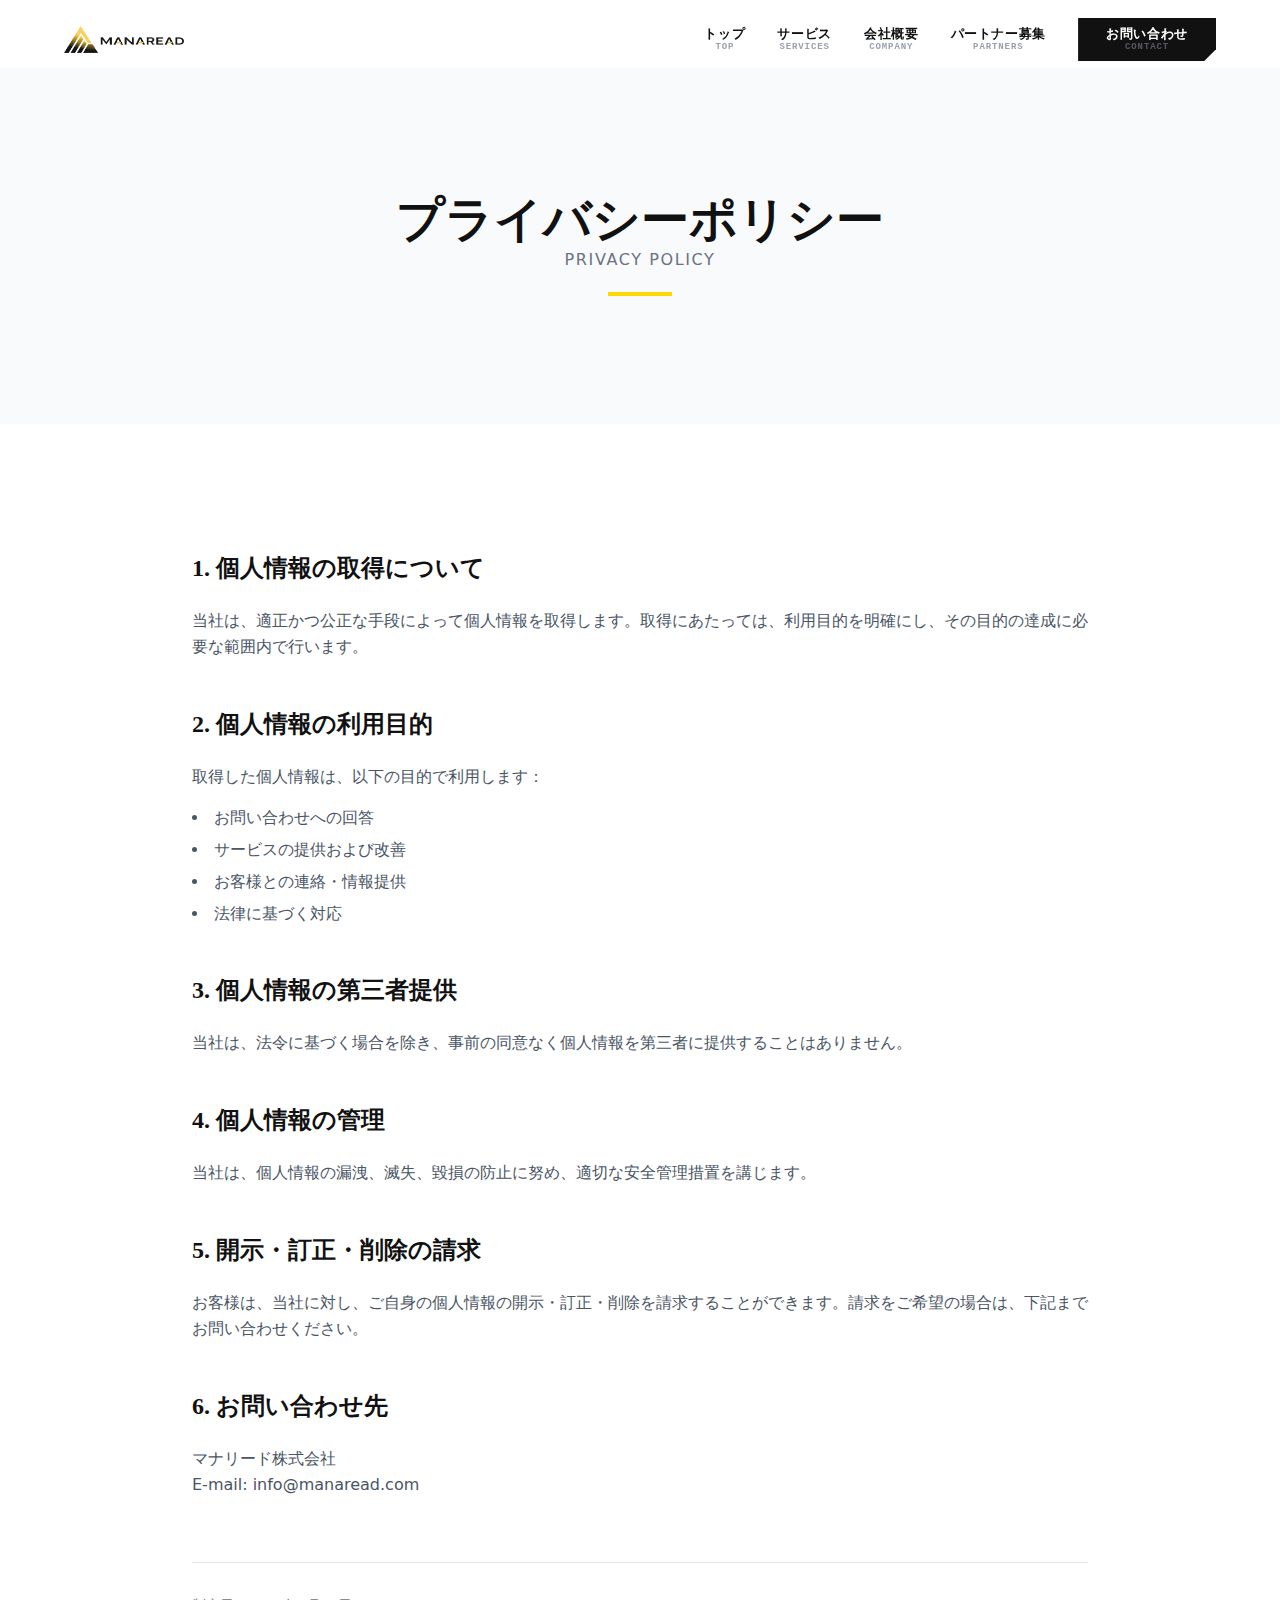
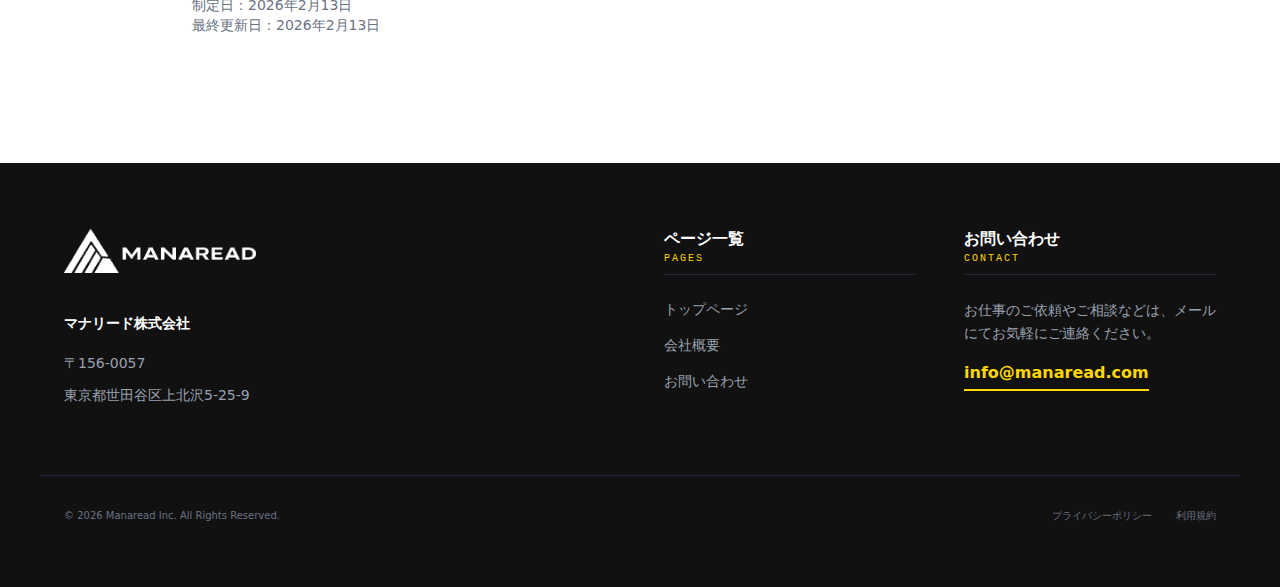
<file: privacy/index.html>
<!DOCTYPE html><!--3lcqogdO27_vFGBoDtzcm--><html lang="ja"><head><meta charSet="utf-8"/><meta name="viewport" content="width=device-width, initial-scale=1"/><link rel="preload" as="image" href="/images/logo.png"/><link rel="stylesheet" href="/_next/static/chunks/7651e66642a9c3c4.css" data-precedence="next"/><link rel="preload" as="script" fetchPriority="low" href="/_next/static/chunks/d3a13e020af96855.js"/><script src="/_next/static/chunks/aee6c7720838f8a2.js" async=""></script><script src="/_next/static/chunks/f69d959e92e51503.js" async=""></script><script src="/_next/static/chunks/turbopack-c71129856fe75176.js" async=""></script><script src="/_next/static/chunks/8d2458d562fec232.js" async=""></script><script src="/_next/static/chunks/9bf2f928bde43f73.js" async=""></script><script src="/_next/static/chunks/ff1a16fafef87110.js" async=""></script><script src="/_next/static/chunks/d2be314c3ece3fbe.js" async=""></script><script src="/_next/static/chunks/e80dbe86d37ffa37.js" async=""></script><title>プライバシーポリシー | マナリード株式会社</title><meta name="description" content="マナリード株式会社のプライバシーポリシー。個人情報の取り扱いについてご説明します。"/><meta name="author" content="マナリード株式会社"/><meta name="keywords" content="マナリード,営業支援,採用支援,人材サービス,営業代行,採用代行,リファラル営業"/><meta name="creator" content="マナリード株式会社"/><meta name="publisher" content="マナリード株式会社"/><meta name="robots" content="index, follow"/><meta name="googlebot" content="index, follow, max-video-preview:-1, max-image-preview:large, max-snippet:-1"/><link rel="canonical" href="https://manaread.com/"/><meta property="og:title" content="マナリード株式会社"/><meta property="og:description" content="企業の成長に必要な「届く・伝わる・動く」を設計し、事業の前進を加速させる。営業支援・採用支援を中心に、企業の成長をサポートします。"/><meta property="og:url" content="https://manaread.com/"/><meta property="og:site_name" content="マナリード株式会社"/><meta property="og:locale" content="ja_JP"/><meta property="og:image" content="https://manaread.com/images/og-image.jpg"/><meta property="og:image:width" content="1200"/><meta property="og:image:height" content="630"/><meta property="og:image:alt" content="マナリード株式会社"/><meta property="og:type" content="website"/><meta name="twitter:card" content="summary_large_image"/><meta name="twitter:title" content="マナリード株式会社"/><meta name="twitter:description" content="企業の成長に必要な「届く・伝わる・動く」を設計し、事業の前進を加速させる。営業支援・採用支援を中心に、企業の成長をサポートします。"/><meta name="twitter:image" content="https://manaread.com/images/og-image.jpg"/><link rel="icon" href="/favicon.ico?favicon.0b3bf435.ico" sizes="256x256" type="image/x-icon"/><link rel="icon" href="/images/icon.png"/><link rel="apple-touch-icon" href="/images/icon.png"/><script src="/_next/static/chunks/a6dad97d9634a72d.js" noModule=""></script></head><body class="antialiased font-sans flex flex-col min-h-screen"><div hidden=""><!--$--><!--/$--></div><header class="fixed top-0 left-0 right-0 z-50 transition-all duration-300 border-b bg-transparent border-transparent h-[80px]"><div class="container-custom h-full flex items-center justify-between"><a class="relative w-[120px] h-[40px] z-50" href="/"><img alt="Manaread" decoding="async" data-nimg="fill" class="object-contain" style="position:absolute;height:100%;width:100%;left:0;top:0;right:0;bottom:0;color:transparent" src="/images/logo.png"/></a><nav class="hidden md:flex items-center gap-8"><a class="group flex flex-col items-center justify-center transition-colors text-primary hover:text-accent" href="/"><span class="text-[13px] font-bold tracking-[0.05em] leading-tight">トップ</span><span class="text-[9px] font-bold tracking-[0.1em] group-hover:text-accent transition-colors leading-tight uppercase font-mono text-gray-400">TOP</span></a><a class="group flex flex-col items-center justify-center transition-colors text-primary hover:text-accent" href="/services/"><span class="text-[13px] font-bold tracking-[0.05em] leading-tight">サービス</span><span class="text-[9px] font-bold tracking-[0.1em] group-hover:text-accent transition-colors leading-tight uppercase font-mono text-gray-400">SERVICES</span></a><a class="group flex flex-col items-center justify-center transition-colors text-primary hover:text-accent" href="/company/"><span class="text-[13px] font-bold tracking-[0.05em] leading-tight">会社概要</span><span class="text-[9px] font-bold tracking-[0.1em] group-hover:text-accent transition-colors leading-tight uppercase font-mono text-gray-400">COMPANY</span></a><a class="group flex flex-col items-center justify-center transition-colors text-primary hover:text-accent" href="/partners/"><span class="text-[13px] font-bold tracking-[0.05em] leading-tight">パートナー募集</span><span class="text-[9px] font-bold tracking-[0.1em] group-hover:text-accent transition-colors leading-tight uppercase font-mono text-gray-400">PARTNERS</span></a><a class="group flex flex-col items-center justify-center transition-colors text-primary hover:text-accent px-7 py-2 bg-primary text-secondary clip-triangle-btn hover:bg-black transition-all shadow-sm hover:shadow-md" href="/contact/"><span class="text-[13px] font-bold tracking-[0.05em] leading-tight text-[11px]">お問い合わせ</span><span class="text-[9px] font-bold tracking-[0.1em] group-hover:text-accent transition-colors leading-tight uppercase font-mono text-gray-400 opacity-50">CONTACT</span></a></nav><button type="button" class="md:hidden z-50 w-10 h-10 flex flex-col justify-center items-center gap-[6px]" aria-label="Menu"><span class="w-6 h-0.5 bg-primary transition-all duration-300"></span><span class="w-6 h-0.5 bg-primary transition-all duration-300"></span><span class="w-6 h-0.5 bg-primary transition-all duration-300"></span></button></div></header><main class="flex-grow pt-[68px]"><div class="flex flex-col w-full overflow-x-hidden"><section class="relative py-20 md:py-32 overflow-hidden bg-background bg-gray-50 py-16 md:py-24 "><div class="container-custom relative z-10" style="opacity:1;transform:none"><div class="text-center"><h1 class="text-3xl md:text-5xl font-bold font-serif mb-4">プライバシーポリシー<span class="block text-sm md:text-base font-sans font-normal text-gray-500 mt-2 tracking-widest leading-none">PRIVACY POLICY</span></h1><div class="w-16 h-1 bg-accent mx-auto mt-6"></div></div></div></section><section class="relative py-20 md:py-32 overflow-hidden bg-background  "><div class="container-custom relative z-10" style="opacity:1;transform:none"><div class="max-w-4xl mx-auto prose prose-lg"><section class="mb-12"><h2 class="text-2xl font-bold font-serif mb-6">1. 個人情報の取得について</h2><p class="text-gray-600 leading-relaxed">当社は、適正かつ公正な手段によって個人情報を取得します。取得にあたっては、利用目的を明確にし、その目的の達成に必要な範囲内で行います。</p></section><section class="mb-12"><h2 class="text-2xl font-bold font-serif mb-6">2. 個人情報の利用目的</h2><p class="text-gray-600 leading-relaxed mb-4">取得した個人情報は、以下の目的で利用します：</p><ul class="list-disc list-inside text-gray-600 space-y-2"><li>お問い合わせへの回答</li><li>サービスの提供および改善</li><li>お客様との連絡・情報提供</li><li>法律に基づく対応</li></ul></section><section class="mb-12"><h2 class="text-2xl font-bold font-serif mb-6">3. 個人情報の第三者提供</h2><p class="text-gray-600 leading-relaxed">当社は、法令に基づく場合を除き、事前の同意なく個人情報を第三者に提供することはありません。</p></section><section class="mb-12"><h2 class="text-2xl font-bold font-serif mb-6">4. 個人情報の管理</h2><p class="text-gray-600 leading-relaxed">当社は、個人情報の漏洩、滅失、毀損の防止に努め、適切な安全管理措置を講じます。</p></section><section class="mb-12"><h2 class="text-2xl font-bold font-serif mb-6">5. 開示・訂正・削除の請求</h2><p class="text-gray-600 leading-relaxed">お客様は、当社に対し、ご自身の個人情報の開示・訂正・削除を請求することができます。請求をご希望の場合は、下記までお問い合わせください。</p></section><section class="mb-12"><h2 class="text-2xl font-bold font-serif mb-6">6. お問い合わせ先</h2><p class="text-gray-600 leading-relaxed">マナリード株式会社<br/>E-mail: info@manaread.com</p></section><div class="text-sm text-gray-500 mt-16 pt-8 border-t border-gray-200">制定日：2026年2月13日<br/>最終更新日：2026年2月13日</div></div></div></section></div><!--$--><!--/$--></main><footer class="bg-section-dark text-white py-16"><div class="container-custom grid md:grid-cols-4 gap-12"><div class="col-span-1 md:col-span-2 text-center md:text-left"><div class="mb-8 relative w-48 h-12 mx-auto md:mx-0"><img alt="Manaread Logo" loading="lazy" decoding="async" data-nimg="fill" class="object-contain brightness-0 invert" style="position:absolute;height:100%;width:100%;left:0;top:0;right:0;bottom:0;color:transparent" src="/images/logo.png"/></div><address class="not-italic text-gray-400 text-sm leading-8"><span class="text-white font-bold block mb-2">マナリード株式会社</span>〒156-0057<br/>東京都世田谷区上北沢5-25-9</address></div><div class="col-span-1"><div class="mb-6 border-b border-gray-800 pb-2"><h3 class="font-bold text-white text-base">ページ一覧</h3><p class="text-[10px] text-accent tracking-[0.2em] uppercase font-mono">Pages</p></div><ul class="space-y-4 text-sm text-gray-400"><li><a class="hover:text-white transition-colors" href="/">トップページ</a></li><li><a class="hover:text-white transition-colors" href="/company/">会社概要</a></li><li><a class="hover:text-white transition-colors" href="/contact/">お問い合わせ</a></li></ul></div><div class="col-span-1"><div class="mb-6 border-b border-gray-800 pb-2"><h3 class="font-bold text-white text-base">お問い合わせ</h3><p class="text-[10px] text-accent tracking-[0.2em] uppercase font-mono">Contact</p></div><p class="text-sm text-gray-400 mb-4 leading-relaxed">お仕事のご依頼やご相談などは、メールにてお気軽にご連絡ください。</p><a href="mailto:info@manaread.com" class="text-base font-bold text-accent hover:text-white border-b-2 border-accent transition-all pb-1 inline-block">info@manaread.com</a></div></div><div class="container-custom mt-16 pt-8 border-t border-gray-800 text-[10px] text-gray-500 flex flex-col md:flex-row justify-between items-center gap-4"><p>© <!-- -->2026<!-- --> Manaread Inc. All Rights Reserved.</p><div class="flex gap-6"><a class="hover:text-white transition-colors" href="/privacy/">プライバシーポリシー</a><a class="hover:text-white transition-colors" href="/terms/">利用規約</a></div></div></footer><script src="/_next/static/chunks/d3a13e020af96855.js" id="_R_" async=""></script><script>(self.__next_f=self.__next_f||[]).push([0])</script><script>self.__next_f.push([1,"1:\"$Sreact.fragment\"\n2:I[56132,[\"/_next/static/chunks/8d2458d562fec232.js\",\"/_next/static/chunks/9bf2f928bde43f73.js\"],\"Header\"]\n3:I[39756,[\"/_next/static/chunks/ff1a16fafef87110.js\",\"/_next/static/chunks/d2be314c3ece3fbe.js\"],\"default\"]\n4:I[37457,[\"/_next/static/chunks/ff1a16fafef87110.js\",\"/_next/static/chunks/d2be314c3ece3fbe.js\"],\"default\"]\n5:I[85437,[\"/_next/static/chunks/8d2458d562fec232.js\",\"/_next/static/chunks/9bf2f928bde43f73.js\"],\"Image\"]\n6:I[22016,[\"/_next/static/chunks/8d2458d562fec232.js\",\"/_next/static/chunks/9bf2f928bde43f73.js\"],\"\"]\nb:I[68027,[],\"default\"]\n:HL[\"/_next/static/chunks/7651e66642a9c3c4.css\",\"style\"]\n"])</script><script>self.__next_f.push([1,"0:{\"P\":null,\"b\":\"3lcqogdO27-vFGBoDtzcm\",\"c\":[\"\",\"privacy\",\"\"],\"q\":\"\",\"i\":false,\"f\":[[[\"\",{\"children\":[\"privacy\",{\"children\":[\"__PAGE__\",{}]}]},\"$undefined\",\"$undefined\",true],[[\"$\",\"$1\",\"c\",{\"children\":[[[\"$\",\"link\",\"0\",{\"rel\":\"stylesheet\",\"href\":\"/_next/static/chunks/7651e66642a9c3c4.css\",\"precedence\":\"next\",\"crossOrigin\":\"$undefined\",\"nonce\":\"$undefined\"}],[\"$\",\"script\",\"script-0\",{\"src\":\"/_next/static/chunks/8d2458d562fec232.js\",\"async\":true,\"nonce\":\"$undefined\"}],[\"$\",\"script\",\"script-1\",{\"src\":\"/_next/static/chunks/9bf2f928bde43f73.js\",\"async\":true,\"nonce\":\"$undefined\"}]],[\"$\",\"html\",null,{\"lang\":\"ja\",\"children\":[\"$\",\"body\",null,{\"className\":\"antialiased font-sans flex flex-col min-h-screen\",\"children\":[[\"$\",\"$L2\",null,{}],[\"$\",\"main\",null,{\"className\":\"flex-grow pt-[68px]\",\"children\":[\"$\",\"$L3\",null,{\"parallelRouterKey\":\"children\",\"error\":\"$undefined\",\"errorStyles\":\"$undefined\",\"errorScripts\":\"$undefined\",\"template\":[\"$\",\"$L4\",null,{}],\"templateStyles\":\"$undefined\",\"templateScripts\":\"$undefined\",\"notFound\":[[[\"$\",\"title\",null,{\"children\":\"404: This page could not be found.\"}],[\"$\",\"div\",null,{\"style\":{\"fontFamily\":\"system-ui,\\\"Segoe UI\\\",Roboto,Helvetica,Arial,sans-serif,\\\"Apple Color Emoji\\\",\\\"Segoe UI Emoji\\\"\",\"height\":\"100vh\",\"textAlign\":\"center\",\"display\":\"flex\",\"flexDirection\":\"column\",\"alignItems\":\"center\",\"justifyContent\":\"center\"},\"children\":[\"$\",\"div\",null,{\"children\":[[\"$\",\"style\",null,{\"dangerouslySetInnerHTML\":{\"__html\":\"body{color:#000;background:#fff;margin:0}.next-error-h1{border-right:1px solid rgba(0,0,0,.3)}@media (prefers-color-scheme:dark){body{color:#fff;background:#000}.next-error-h1{border-right:1px solid rgba(255,255,255,.3)}}\"}}],[\"$\",\"h1\",null,{\"className\":\"next-error-h1\",\"style\":{\"display\":\"inline-block\",\"margin\":\"0 20px 0 0\",\"padding\":\"0 23px 0 0\",\"fontSize\":24,\"fontWeight\":500,\"verticalAlign\":\"top\",\"lineHeight\":\"49px\"},\"children\":404}],[\"$\",\"div\",null,{\"style\":{\"display\":\"inline-block\"},\"children\":[\"$\",\"h2\",null,{\"style\":{\"fontSize\":14,\"fontWeight\":400,\"lineHeight\":\"49px\",\"margin\":0},\"children\":\"This page could not be found.\"}]}]]}]}]],[]],\"forbidden\":\"$undefined\",\"unauthorized\":\"$undefined\"}]}],[\"$\",\"footer\",null,{\"className\":\"bg-section-dark text-white py-16\",\"children\":[[\"$\",\"div\",null,{\"className\":\"container-custom grid md:grid-cols-4 gap-12\",\"children\":[[\"$\",\"div\",null,{\"className\":\"col-span-1 md:col-span-2 text-center md:text-left\",\"children\":[[\"$\",\"div\",null,{\"className\":\"mb-8 relative w-48 h-12 mx-auto md:mx-0\",\"children\":[\"$\",\"$L5\",null,{\"src\":\"/images/logo.png\",\"alt\":\"Manaread Logo\",\"fill\":true,\"className\":\"object-contain brightness-0 invert\"}]}],[\"$\",\"address\",null,{\"className\":\"not-italic text-gray-400 text-sm leading-8\",\"children\":[[\"$\",\"span\",null,{\"className\":\"text-white font-bold block mb-2\",\"children\":\"マナリード株式会社\"}],\"〒156-0057\",[\"$\",\"br\",null,{}],\"東京都世田谷区上北沢5-25-9\"]}]]}],[\"$\",\"div\",null,{\"className\":\"col-span-1\",\"children\":[[\"$\",\"div\",null,{\"className\":\"mb-6 border-b border-gray-800 pb-2\",\"children\":[[\"$\",\"h3\",null,{\"className\":\"font-bold text-white text-base\",\"children\":\"ページ一覧\"}],[\"$\",\"p\",null,{\"className\":\"text-[10px] text-accent tracking-[0.2em] uppercase font-mono\",\"children\":\"Pages\"}]]}],[\"$\",\"ul\",null,{\"className\":\"space-y-4 text-sm text-gray-400\",\"children\":[[\"$\",\"li\",null,{\"children\":[\"$\",\"$L6\",null,{\"href\":\"/\",\"className\":\"hover:text-white transition-colors\",\"children\":\"トップページ\"}]}],[\"$\",\"li\",null,{\"children\":[\"$\",\"$L6\",null,{\"href\":\"/company\",\"className\":\"hover:text-white transition-colors\",\"children\":\"会社概要\"}]}],[\"$\",\"li\",null,{\"children\":[\"$\",\"$L6\",null,{\"href\":\"/contact\",\"className\":\"hover:text-white transition-colors\",\"children\":\"お問い合わせ\"}]}]]}]]}],[\"$\",\"div\",null,{\"className\":\"col-span-1\",\"children\":[[\"$\",\"div\",null,{\"className\":\"mb-6 border-b border-gray-800 pb-2\",\"children\":[[\"$\",\"h3\",null,{\"className\":\"font-bold text-white text-base\",\"children\":\"お問い合わせ\"}],[\"$\",\"p\",null,{\"className\":\"text-[10px] text-accent tracking-[0.2em] uppercase font-mono\",\"children\":\"Contact\"}]]}],[\"$\",\"p\",null,{\"className\":\"text-sm text-gray-400 mb-4 leading-relaxed\",\"children\":\"お仕事のご依頼やご相談などは、メールにてお気軽にご連絡ください。\"}],[\"$\",\"a\",null,{\"href\":\"mailto:info@manaread.com\",\"className\":\"text-base font-bold text-accent hover:text-white border-b-2 border-accent transition-all pb-1 inline-block\",\"children\":\"info@manaread.com\"}]]}]]}],[\"$\",\"div\",null,{\"className\":\"container-custom mt-16 pt-8 border-t border-gray-800 text-[10px] text-gray-500 flex flex-col md:flex-row justify-between items-center gap-4\",\"children\":[[\"$\",\"p\",null,{\"children\":[\"© \",2026,\" Manaread Inc. All Rights Reserved.\"]}],\"$L7\"]}]]}]]}]}]]}],{\"children\":[\"$L8\",{\"children\":[\"$L9\",{},null,false,false]},null,false,false]},null,false,false],\"$La\",false]],\"m\":\"$undefined\",\"G\":[\"$b\",[]],\"S\":true}\n"])</script><script>self.__next_f.push([1,"c:I[21580,[\"/_next/static/chunks/8d2458d562fec232.js\",\"/_next/static/chunks/9bf2f928bde43f73.js\",\"/_next/static/chunks/e80dbe86d37ffa37.js\"],\"Section\"]\nd:I[97367,[\"/_next/static/chunks/ff1a16fafef87110.js\",\"/_next/static/chunks/d2be314c3ece3fbe.js\"],\"OutletBoundary\"]\ne:\"$Sreact.suspense\"\n10:I[97367,[\"/_next/static/chunks/ff1a16fafef87110.js\",\"/_next/static/chunks/d2be314c3ece3fbe.js\"],\"ViewportBoundary\"]\n12:I[97367,[\"/_next/static/chunks/ff1a16fafef87110.js\",\"/_next/static/chunks/d2be314c3ece3fbe.js\"],\"MetadataBoundary\"]\n7:[\"$\",\"div\",null,{\"className\":\"flex gap-6\",\"children\":[[\"$\",\"$L6\",null,{\"href\":\"/privacy\",\"className\":\"hover:text-white transition-colors\",\"children\":\"プライバシーポリシー\"}],[\"$\",\"$L6\",null,{\"href\":\"/terms\",\"className\":\"hover:text-white transition-colors\",\"children\":\"利用規約\"}]]}]\n8:[\"$\",\"$1\",\"c\",{\"children\":[null,[\"$\",\"$L3\",null,{\"parallelRouterKey\":\"children\",\"error\":\"$undefined\",\"errorStyles\":\"$undefined\",\"errorScripts\":\"$undefined\",\"template\":[\"$\",\"$L4\",null,{}],\"templateStyles\":\"$undefined\",\"templateScripts\":\"$undefined\",\"notFound\":\"$undefined\",\"forbidden\":\"$undefined\",\"unauthorized\":\"$undefined\"}]]}]\n"])</script><script>self.__next_f.push([1,"9:[\"$\",\"$1\",\"c\",{\"children\":[[\"$\",\"div\",null,{\"className\":\"flex flex-col w-full overflow-x-hidden\",\"children\":[[\"$\",\"$Lc\",null,{\"className\":\"bg-gray-50 py-16 md:py-24\",\"children\":[\"$\",\"div\",null,{\"className\":\"text-center\",\"children\":[[\"$\",\"h1\",null,{\"className\":\"text-3xl md:text-5xl font-bold font-serif mb-4\",\"children\":[\"プライバシーポリシー\",[\"$\",\"span\",null,{\"className\":\"block text-sm md:text-base font-sans font-normal text-gray-500 mt-2 tracking-widest leading-none\",\"children\":\"PRIVACY POLICY\"}]]}],[\"$\",\"div\",null,{\"className\":\"w-16 h-1 bg-accent mx-auto mt-6\"}]]}]}],[\"$\",\"$Lc\",null,{\"background\":\"white\",\"children\":[\"$\",\"div\",null,{\"className\":\"max-w-4xl mx-auto prose prose-lg\",\"children\":[[\"$\",\"section\",null,{\"className\":\"mb-12\",\"children\":[[\"$\",\"h2\",null,{\"className\":\"text-2xl font-bold font-serif mb-6\",\"children\":\"1. 個人情報の取得について\"}],[\"$\",\"p\",null,{\"className\":\"text-gray-600 leading-relaxed\",\"children\":\"当社は、適正かつ公正な手段によって個人情報を取得します。取得にあたっては、利用目的を明確にし、その目的の達成に必要な範囲内で行います。\"}]]}],[\"$\",\"section\",null,{\"className\":\"mb-12\",\"children\":[[\"$\",\"h2\",null,{\"className\":\"text-2xl font-bold font-serif mb-6\",\"children\":\"2. 個人情報の利用目的\"}],[\"$\",\"p\",null,{\"className\":\"text-gray-600 leading-relaxed mb-4\",\"children\":\"取得した個人情報は、以下の目的で利用します：\"}],[\"$\",\"ul\",null,{\"className\":\"list-disc list-inside text-gray-600 space-y-2\",\"children\":[[\"$\",\"li\",null,{\"children\":\"お問い合わせへの回答\"}],[\"$\",\"li\",null,{\"children\":\"サービスの提供および改善\"}],[\"$\",\"li\",null,{\"children\":\"お客様との連絡・情報提供\"}],[\"$\",\"li\",null,{\"children\":\"法律に基づく対応\"}]]}]]}],[\"$\",\"section\",null,{\"className\":\"mb-12\",\"children\":[[\"$\",\"h2\",null,{\"className\":\"text-2xl font-bold font-serif mb-6\",\"children\":\"3. 個人情報の第三者提供\"}],[\"$\",\"p\",null,{\"className\":\"text-gray-600 leading-relaxed\",\"children\":\"当社は、法令に基づく場合を除き、事前の同意なく個人情報を第三者に提供することはありません。\"}]]}],[\"$\",\"section\",null,{\"className\":\"mb-12\",\"children\":[[\"$\",\"h2\",null,{\"className\":\"text-2xl font-bold font-serif mb-6\",\"children\":\"4. 個人情報の管理\"}],[\"$\",\"p\",null,{\"className\":\"text-gray-600 leading-relaxed\",\"children\":\"当社は、個人情報の漏洩、滅失、毀損の防止に努め、適切な安全管理措置を講じます。\"}]]}],[\"$\",\"section\",null,{\"className\":\"mb-12\",\"children\":[[\"$\",\"h2\",null,{\"className\":\"text-2xl font-bold font-serif mb-6\",\"children\":\"5. 開示・訂正・削除の請求\"}],[\"$\",\"p\",null,{\"className\":\"text-gray-600 leading-relaxed\",\"children\":\"お客様は、当社に対し、ご自身の個人情報の開示・訂正・削除を請求することができます。請求をご希望の場合は、下記までお問い合わせください。\"}]]}],[\"$\",\"section\",null,{\"className\":\"mb-12\",\"children\":[[\"$\",\"h2\",null,{\"className\":\"text-2xl font-bold font-serif mb-6\",\"children\":\"6. お問い合わせ先\"}],[\"$\",\"p\",null,{\"className\":\"text-gray-600 leading-relaxed\",\"children\":[\"マナリード株式会社\",[\"$\",\"br\",null,{}],\"E-mail: info@manaread.com\"]}]]}],[\"$\",\"div\",null,{\"className\":\"text-sm text-gray-500 mt-16 pt-8 border-t border-gray-200\",\"children\":[\"制定日：2026年2月13日\",[\"$\",\"br\",null,{}],\"最終更新日：2026年2月13日\"]}]]}]}]]}],[[\"$\",\"script\",\"script-0\",{\"src\":\"/_next/static/chunks/e80dbe86d37ffa37.js\",\"async\":true,\"nonce\":\"$undefined\"}]],[\"$\",\"$Ld\",null,{\"children\":[\"$\",\"$e\",null,{\"name\":\"Next.MetadataOutlet\",\"children\":\"$@f\"}]}]]}]\n"])</script><script>self.__next_f.push([1,"a:[\"$\",\"$1\",\"h\",{\"children\":[null,[\"$\",\"$L10\",null,{\"children\":\"$L11\"}],[\"$\",\"div\",null,{\"hidden\":true,\"children\":[\"$\",\"$L12\",null,{\"children\":[\"$\",\"$e\",null,{\"name\":\"Next.Metadata\",\"children\":\"$L13\"}]}]}],null]}]\n"])</script><script>self.__next_f.push([1,"11:[[\"$\",\"meta\",\"0\",{\"charSet\":\"utf-8\"}],[\"$\",\"meta\",\"1\",{\"name\":\"viewport\",\"content\":\"width=device-width, initial-scale=1\"}]]\n"])</script><script>self.__next_f.push([1,"14:I[27201,[\"/_next/static/chunks/ff1a16fafef87110.js\",\"/_next/static/chunks/d2be314c3ece3fbe.js\"],\"IconMark\"]\nf:null\n"])</script><script>self.__next_f.push([1,"13:[[\"$\",\"title\",\"0\",{\"children\":\"プライバシーポリシー | マナリード株式会社\"}],[\"$\",\"meta\",\"1\",{\"name\":\"description\",\"content\":\"マナリード株式会社のプライバシーポリシー。個人情報の取り扱いについてご説明します。\"}],[\"$\",\"meta\",\"2\",{\"name\":\"author\",\"content\":\"マナリード株式会社\"}],[\"$\",\"meta\",\"3\",{\"name\":\"keywords\",\"content\":\"マナリード,営業支援,採用支援,人材サービス,営業代行,採用代行,リファラル営業\"}],[\"$\",\"meta\",\"4\",{\"name\":\"creator\",\"content\":\"マナリード株式会社\"}],[\"$\",\"meta\",\"5\",{\"name\":\"publisher\",\"content\":\"マナリード株式会社\"}],[\"$\",\"meta\",\"6\",{\"name\":\"robots\",\"content\":\"index, follow\"}],[\"$\",\"meta\",\"7\",{\"name\":\"googlebot\",\"content\":\"index, follow, max-video-preview:-1, max-image-preview:large, max-snippet:-1\"}],[\"$\",\"link\",\"8\",{\"rel\":\"canonical\",\"href\":\"https://manaread.com/\"}],[\"$\",\"meta\",\"9\",{\"property\":\"og:title\",\"content\":\"マナリード株式会社\"}],[\"$\",\"meta\",\"10\",{\"property\":\"og:description\",\"content\":\"企業の成長に必要な「届く・伝わる・動く」を設計し、事業の前進を加速させる。営業支援・採用支援を中心に、企業の成長をサポートします。\"}],[\"$\",\"meta\",\"11\",{\"property\":\"og:url\",\"content\":\"https://manaread.com/\"}],[\"$\",\"meta\",\"12\",{\"property\":\"og:site_name\",\"content\":\"マナリード株式会社\"}],[\"$\",\"meta\",\"13\",{\"property\":\"og:locale\",\"content\":\"ja_JP\"}],[\"$\",\"meta\",\"14\",{\"property\":\"og:image\",\"content\":\"https://manaread.com/images/og-image.jpg\"}],[\"$\",\"meta\",\"15\",{\"property\":\"og:image:width\",\"content\":\"1200\"}],[\"$\",\"meta\",\"16\",{\"property\":\"og:image:height\",\"content\":\"630\"}],[\"$\",\"meta\",\"17\",{\"property\":\"og:image:alt\",\"content\":\"マナリード株式会社\"}],[\"$\",\"meta\",\"18\",{\"property\":\"og:type\",\"content\":\"website\"}],[\"$\",\"meta\",\"19\",{\"name\":\"twitter:card\",\"content\":\"summary_large_image\"}],[\"$\",\"meta\",\"20\",{\"name\":\"twitter:title\",\"content\":\"マナリード株式会社\"}],[\"$\",\"meta\",\"21\",{\"name\":\"twitter:description\",\"content\":\"企業の成長に必要な「届く・伝わる・動く」を設計し、事業の前進を加速させる。営業支援・採用支援を中心に、企業の成長をサポートします。\"}],[\"$\",\"meta\",\"22\",{\"name\":\"twitter:image\",\"content\":\"https://manaread.com/images/og-image.jpg\"}],[\"$\",\"link\",\"23\",{\"rel\":\"icon\",\"href\":\"/favicon.ico?favicon.0b3bf435.ico\",\"sizes\":\"256x256\",\"type\":\"image/x-icon\"}],[\"$\",\"link\",\"24\",{\"rel\":\"icon\",\"href\":\"/images/icon.png\"}],[\"$\",\"link\",\"25\",{\"rel\":\"apple-touch-icon\",\"href\":\"/images/icon.png\"}],[\"$\",\"$L14\",\"26\",{}]]\n"])</script></body></html>
</file>
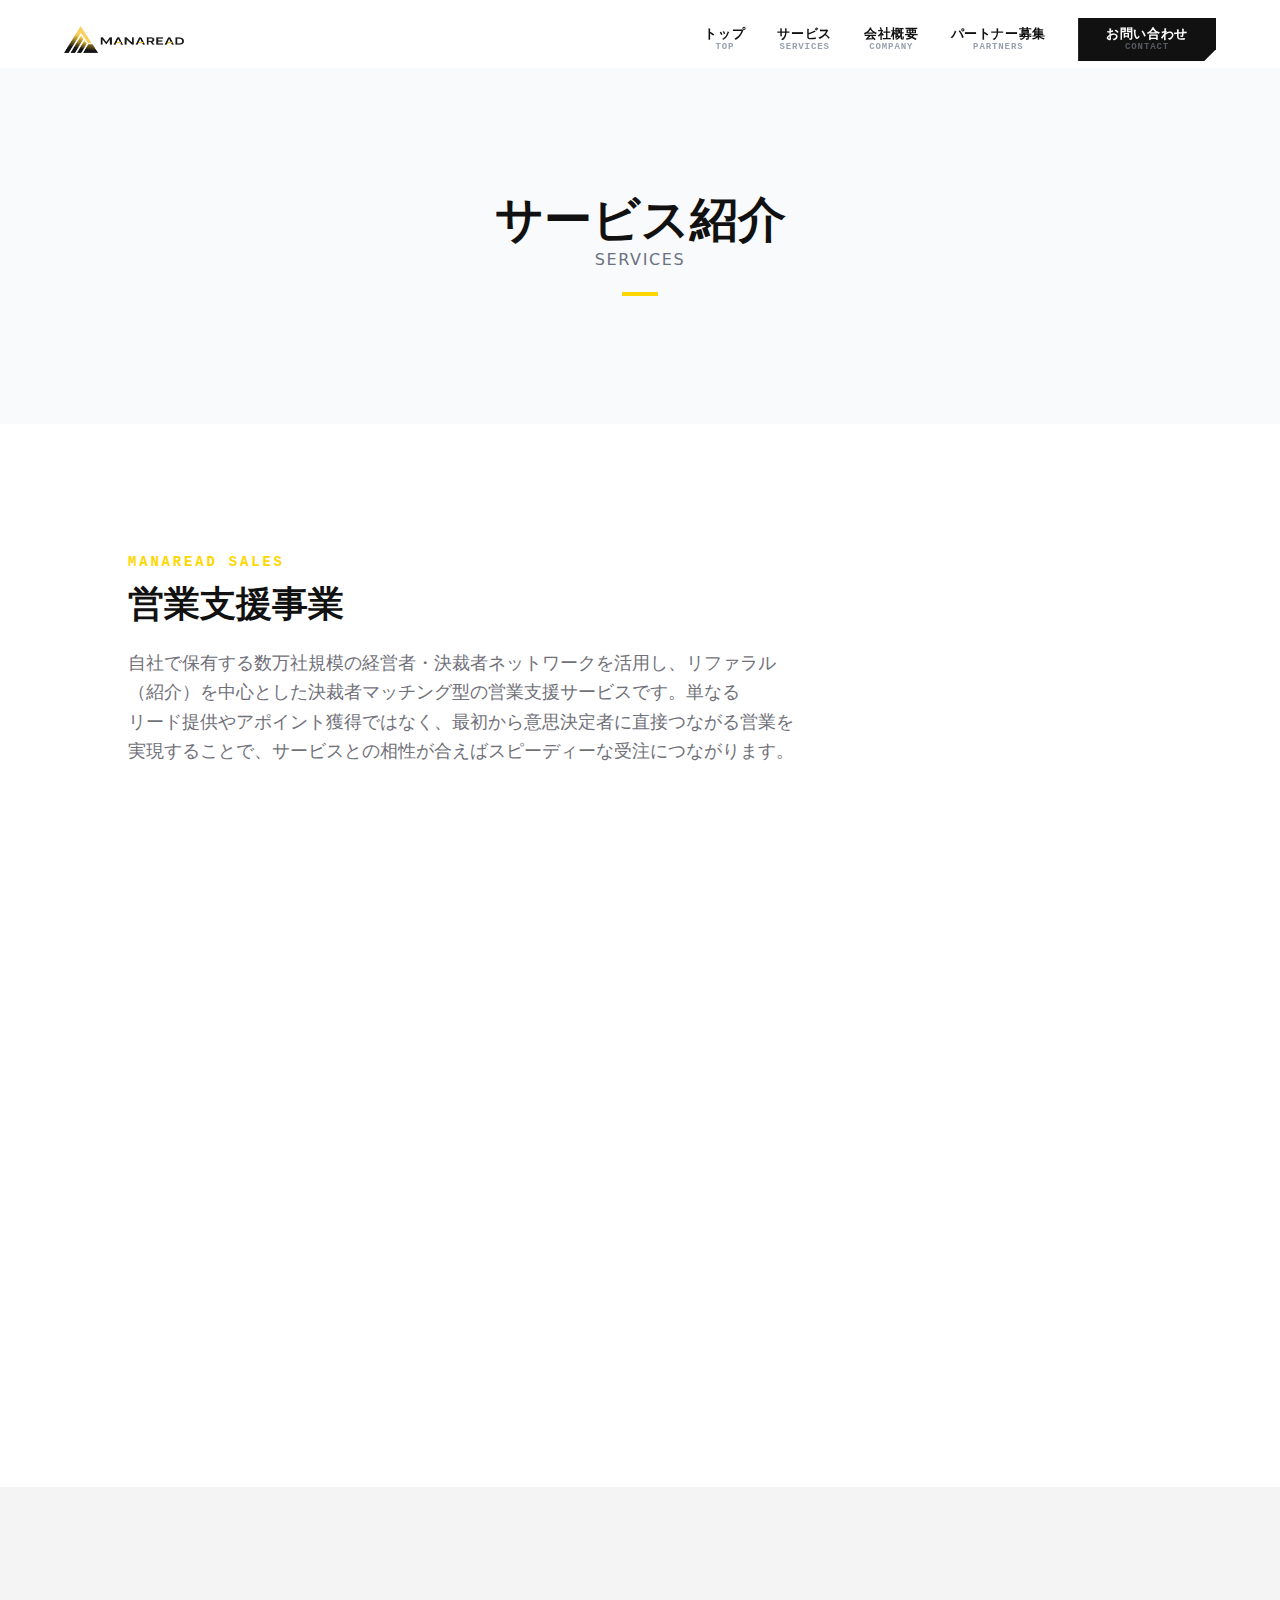
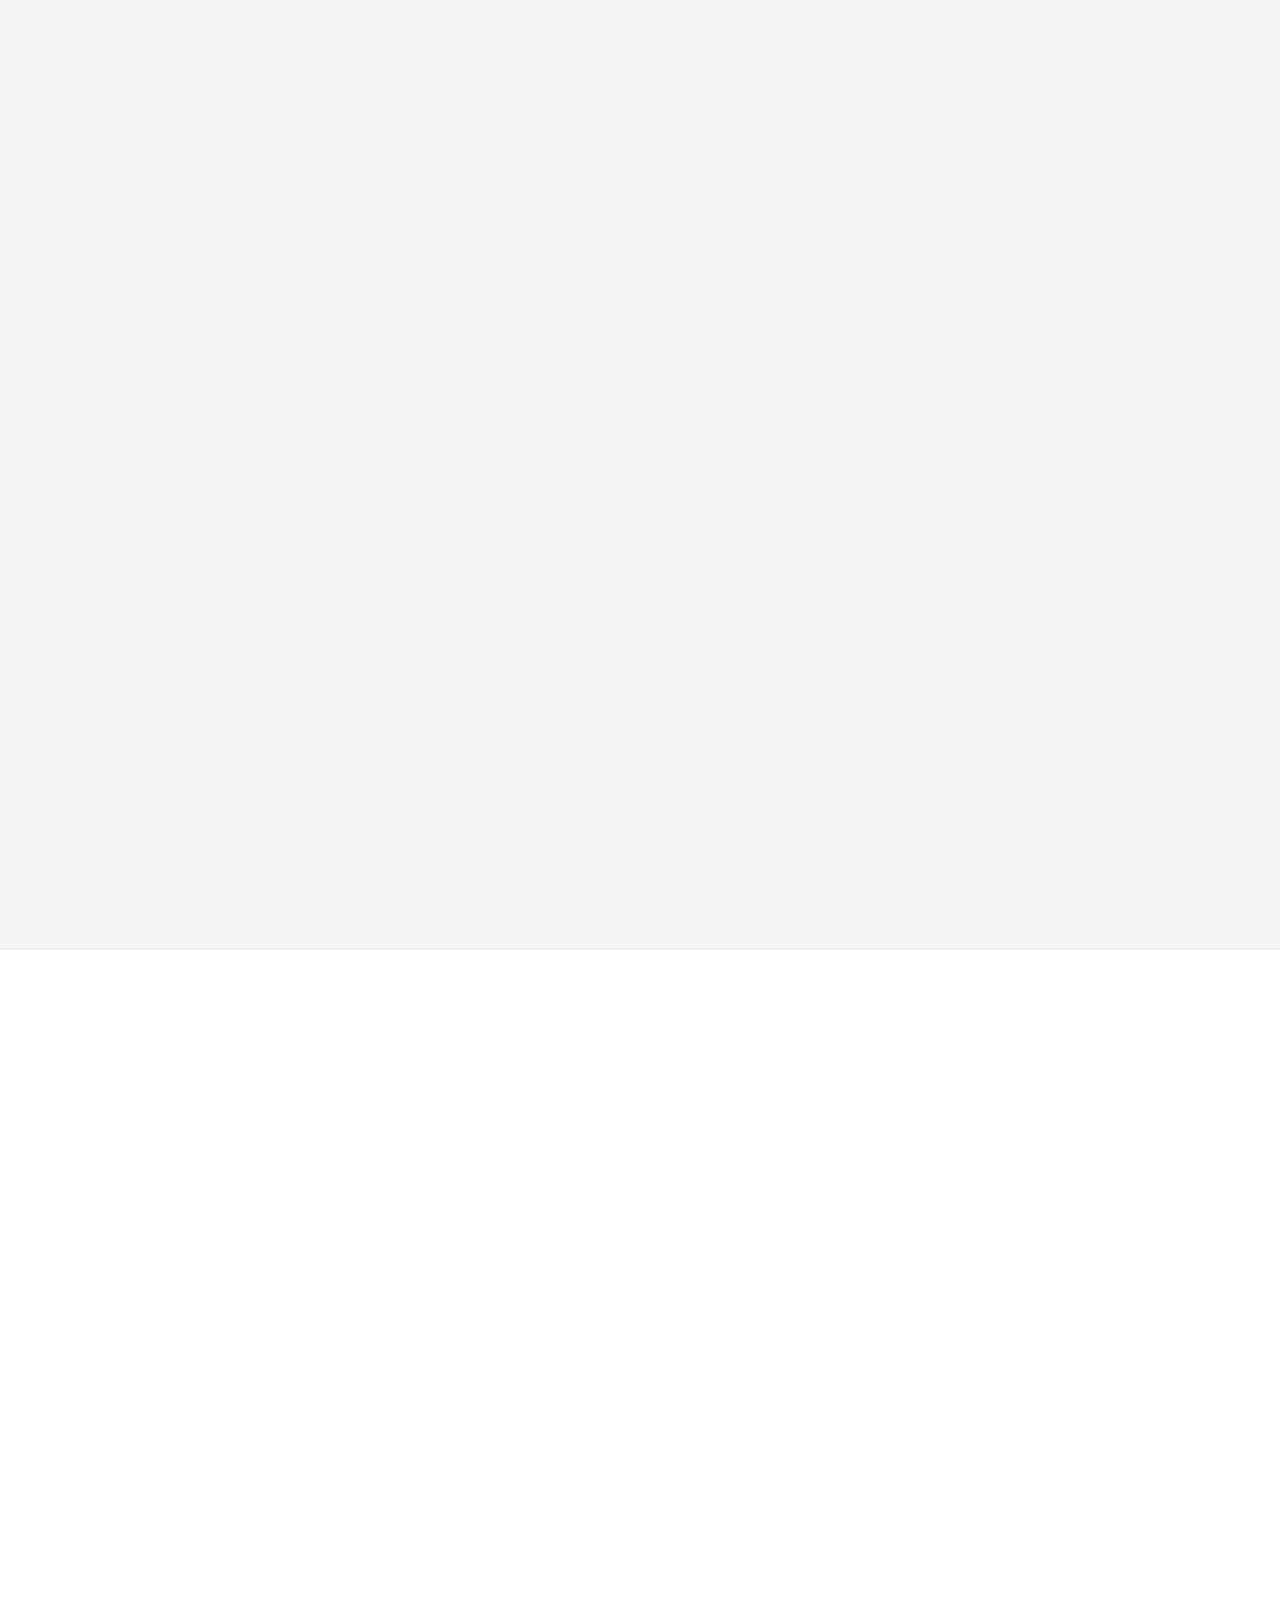
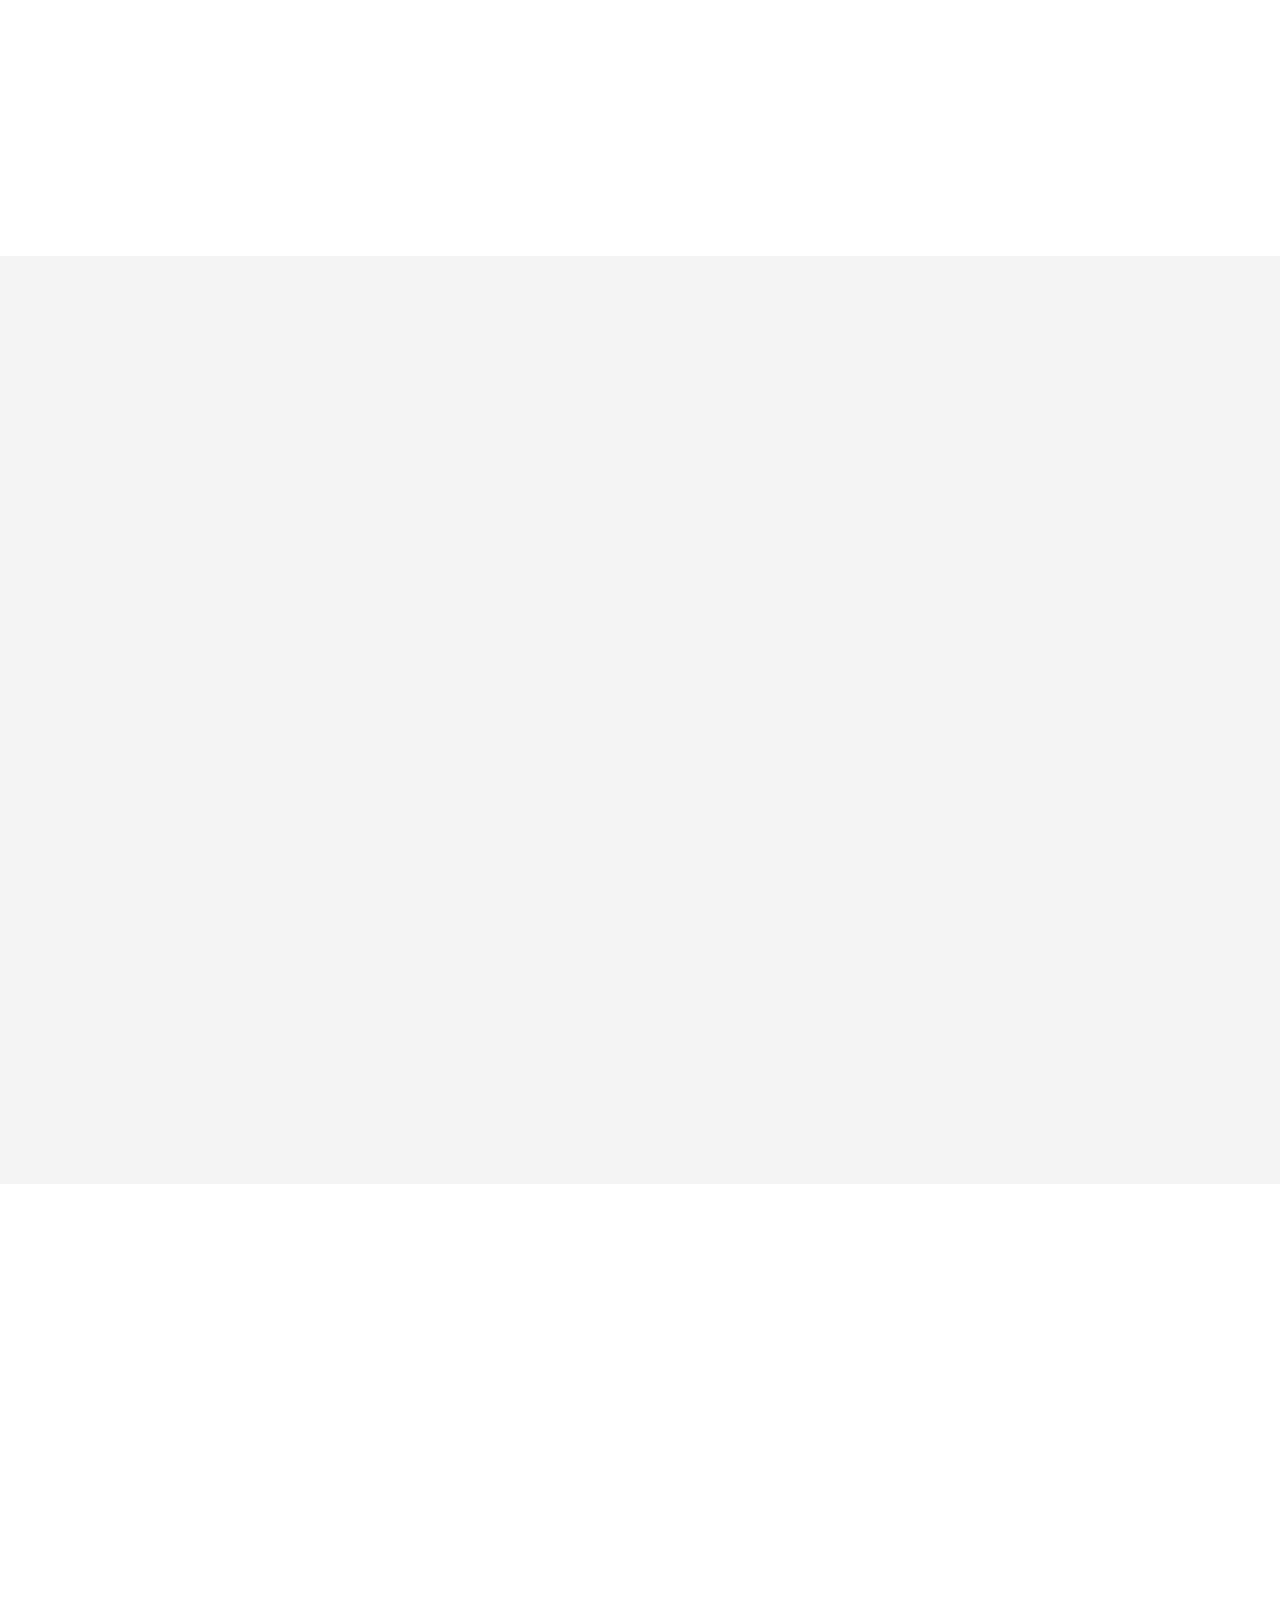
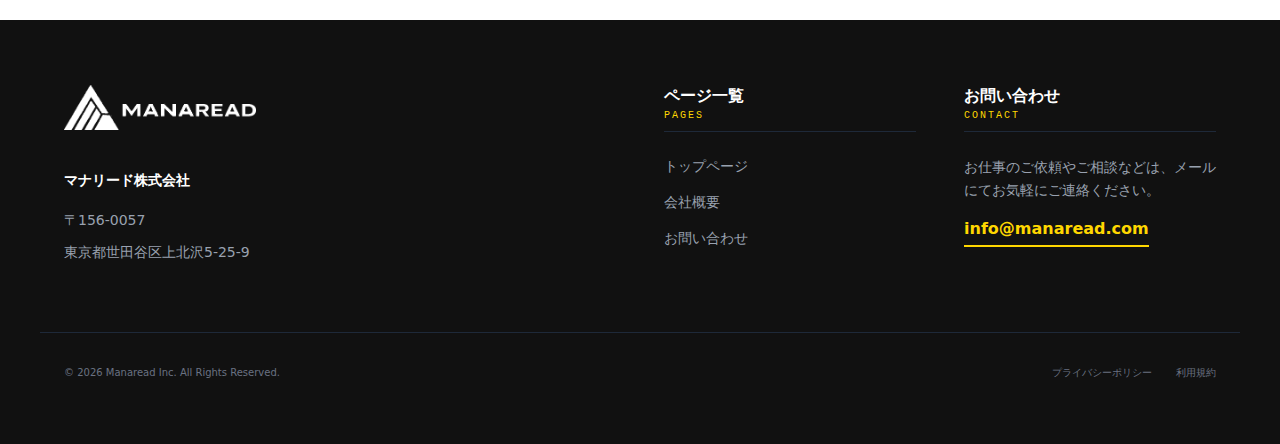
<file: services/index.html>
<!DOCTYPE html><!--3lcqogdO27_vFGBoDtzcm--><html lang="ja"><head><meta charSet="utf-8"/><meta name="viewport" content="width=device-width, initial-scale=1"/><link rel="preload" as="image" href="/images/logo.png"/><link rel="stylesheet" href="/_next/static/chunks/7651e66642a9c3c4.css" data-precedence="next"/><link rel="preload" as="script" fetchPriority="low" href="/_next/static/chunks/d3a13e020af96855.js"/><script src="/_next/static/chunks/aee6c7720838f8a2.js" async=""></script><script src="/_next/static/chunks/f69d959e92e51503.js" async=""></script><script src="/_next/static/chunks/turbopack-c71129856fe75176.js" async=""></script><script src="/_next/static/chunks/8d2458d562fec232.js" async=""></script><script src="/_next/static/chunks/9bf2f928bde43f73.js" async=""></script><script src="/_next/static/chunks/ff1a16fafef87110.js" async=""></script><script src="/_next/static/chunks/d2be314c3ece3fbe.js" async=""></script><script src="/_next/static/chunks/465a3ba5229a6516.js" async=""></script><script src="/_next/static/chunks/839fba73b8151d40.js" async=""></script><title>マナリード株式会社 | Manaread Inc.</title><meta name="description" content="企業の成長に必要な「届く・伝わる・動く」を設計し、事業の前進を加速させる。営業支援・採用支援を中心に、企業の成長をサポートします。"/><meta name="author" content="マナリード株式会社"/><meta name="keywords" content="マナリード,営業支援,採用支援,人材サービス,営業代行,採用代行,リファラル営業"/><meta name="creator" content="マナリード株式会社"/><meta name="publisher" content="マナリード株式会社"/><meta name="robots" content="index, follow"/><meta name="googlebot" content="index, follow, max-video-preview:-1, max-image-preview:large, max-snippet:-1"/><link rel="canonical" href="https://manaread.com/"/><meta property="og:title" content="マナリード株式会社"/><meta property="og:description" content="企業の成長に必要な「届く・伝わる・動く」を設計し、事業の前進を加速させる。営業支援・採用支援を中心に、企業の成長をサポートします。"/><meta property="og:url" content="https://manaread.com/"/><meta property="og:site_name" content="マナリード株式会社"/><meta property="og:locale" content="ja_JP"/><meta property="og:image" content="https://manaread.com/images/og-image.jpg"/><meta property="og:image:width" content="1200"/><meta property="og:image:height" content="630"/><meta property="og:image:alt" content="マナリード株式会社"/><meta property="og:type" content="website"/><meta name="twitter:card" content="summary_large_image"/><meta name="twitter:title" content="マナリード株式会社"/><meta name="twitter:description" content="企業の成長に必要な「届く・伝わる・動く」を設計し、事業の前進を加速させる。営業支援・採用支援を中心に、企業の成長をサポートします。"/><meta name="twitter:image" content="https://manaread.com/images/og-image.jpg"/><link rel="icon" href="/favicon.ico?favicon.0b3bf435.ico" sizes="256x256" type="image/x-icon"/><link rel="icon" href="/images/icon.png"/><link rel="apple-touch-icon" href="/images/icon.png"/><script src="/_next/static/chunks/a6dad97d9634a72d.js" noModule=""></script></head><body class="antialiased font-sans flex flex-col min-h-screen"><div hidden=""><!--$--><!--/$--></div><header class="fixed top-0 left-0 right-0 z-50 transition-all duration-300 border-b bg-transparent border-transparent h-[80px]"><div class="container-custom h-full flex items-center justify-between"><a class="relative w-[120px] h-[40px] z-50" href="/"><img alt="Manaread" decoding="async" data-nimg="fill" class="object-contain" style="position:absolute;height:100%;width:100%;left:0;top:0;right:0;bottom:0;color:transparent" src="/images/logo.png"/></a><nav class="hidden md:flex items-center gap-8"><a class="group flex flex-col items-center justify-center transition-colors text-primary hover:text-accent" href="/"><span class="text-[13px] font-bold tracking-[0.05em] leading-tight">トップ</span><span class="text-[9px] font-bold tracking-[0.1em] group-hover:text-accent transition-colors leading-tight uppercase font-mono text-gray-400">TOP</span></a><a class="group flex flex-col items-center justify-center transition-colors text-primary hover:text-accent" href="/services/"><span class="text-[13px] font-bold tracking-[0.05em] leading-tight">サービス</span><span class="text-[9px] font-bold tracking-[0.1em] group-hover:text-accent transition-colors leading-tight uppercase font-mono text-gray-400">SERVICES</span></a><a class="group flex flex-col items-center justify-center transition-colors text-primary hover:text-accent" href="/company/"><span class="text-[13px] font-bold tracking-[0.05em] leading-tight">会社概要</span><span class="text-[9px] font-bold tracking-[0.1em] group-hover:text-accent transition-colors leading-tight uppercase font-mono text-gray-400">COMPANY</span></a><a class="group flex flex-col items-center justify-center transition-colors text-primary hover:text-accent" href="/partners/"><span class="text-[13px] font-bold tracking-[0.05em] leading-tight">パートナー募集</span><span class="text-[9px] font-bold tracking-[0.1em] group-hover:text-accent transition-colors leading-tight uppercase font-mono text-gray-400">PARTNERS</span></a><a class="group flex flex-col items-center justify-center transition-colors text-primary hover:text-accent px-7 py-2 bg-primary text-secondary clip-triangle-btn hover:bg-black transition-all shadow-sm hover:shadow-md" href="/contact/"><span class="text-[13px] font-bold tracking-[0.05em] leading-tight text-[11px]">お問い合わせ</span><span class="text-[9px] font-bold tracking-[0.1em] group-hover:text-accent transition-colors leading-tight uppercase font-mono text-gray-400 opacity-50">CONTACT</span></a></nav><button type="button" class="md:hidden z-50 w-10 h-10 flex flex-col justify-center items-center gap-[6px]" aria-label="Menu"><span class="w-6 h-0.5 bg-primary transition-all duration-300"></span><span class="w-6 h-0.5 bg-primary transition-all duration-300"></span><span class="w-6 h-0.5 bg-primary transition-all duration-300"></span></button></div></header><main class="flex-grow pt-[68px]"><div class="flex flex-col w-full overflow-x-hidden"><section class="relative py-20 md:py-32 overflow-hidden bg-background bg-gray-50 py-16 md:py-24 "><div class="container-custom relative z-10" style="opacity:1;transform:none"><div class="text-center" style="opacity:0;transform:translateY(20px)"><h1 class="text-3xl md:text-5xl font-bold font-serif mb-4">サービス紹介<span class="block text-sm md:text-base font-sans font-normal text-gray-500 mt-2 tracking-widest leading-none">SERVICES</span></h1><div class="w-16 h-1 bg-accent mx-auto mt-6" style="width:0px"></div></div></div></section><section id="sales" class="relative py-20 md:py-32 overflow-hidden bg-background py-20 md:py-28 "><div class="container-custom relative z-10" style="opacity:1;transform:none"><div class="max-w-5xl mx-auto" style="opacity:0;transform:translateY(30px)"><div class="mb-12"><div class="text-accent font-bold tracking-[0.2em] text-sm uppercase font-mono mb-3">Manaread Sales</div><h2 class="text-3xl md:text-4xl font-bold font-serif mb-6">営業支援事業</h2><p class="break-words [text-wrap:balance] text-lg text-muted-foreground leading-relaxed max-w-3xl">自社で保有する数万社規模の経営者・決裁者ネットワークを活用し、リファラル（紹介）を中心とした決裁者マッチング型の営業支援サービスです。単なるリード提供やアポイント獲得ではなく、最初から意思決定者に直接つながる営業を実現することで、サービスとの相性が合えばスピーディーな受注につながります。</p></div><div class="space-y-6" style="opacity:0"><h3 class="text-xl font-bold font-serif border-l-4 border-accent pl-4">サービスの強み</h3><div class="grid md:grid-cols-2 gap-6"><div class="bg-white p-6 shadow-sm border-l-4 border-primary hover:border-accent transition-colors" style="opacity:0;transform:translateY(20px)"><h4 class="font-bold text-lg mb-3 flex items-center gap-2"><span class="text-accent font-serif italic">01</span>決裁者直結のマッチング</h4><p class="text-muted-foreground text-sm leading-relaxed">数万社規模の経営者・決裁者ネットワークを活用し、最初から意思決定権を持つ相手と商談が可能。無駄なアプローチを省き、受注までのスピードを高めます。</p></div><div class="bg-white p-6 shadow-sm border-l-4 border-primary hover:border-accent transition-colors" style="opacity:0;transform:translateY(20px)"><h4 class="font-bold text-lg mb-3 flex items-center gap-2"><span class="text-accent font-serif italic">02</span>リファラル中心の高精度な紹介</h4><p class="text-muted-foreground text-sm leading-relaxed">飛び込みやテレアポではなく、信頼関係をベースにしたリファラル紹介を中心に展開。商談の質が高く、成約率の向上につながります。</p></div><div class="bg-white p-6 shadow-sm border-l-4 border-primary hover:border-accent transition-colors" style="opacity:0;transform:translateY(20px)"><h4 class="font-bold text-lg mb-3 flex items-center gap-2"><span class="text-accent font-serif italic">03</span>専属営業担当による伴走支援</h4><p class="text-muted-foreground text-sm leading-relaxed">貴社専属の営業担当がつき、営業戦略の整理からアプローチ、商談創出までをサポート。「紹介して終わり」ではない実行型の営業支援です。</p></div><div class="bg-white p-6 shadow-sm border-l-4 border-primary hover:border-accent transition-colors" style="opacity:0;transform:translateY(20px)"><h4 class="font-bold text-lg mb-3 flex items-center gap-2"><span class="text-accent font-serif italic">04</span>完全成果報酬制の低リスクモデル</h4><p class="text-muted-foreground text-sm leading-relaxed">成果が出た分だけの報酬設計のため、初期費用や固定費のリスクを抑えた導入が可能。スタートアップから中小企業まで導入しやすいモデルです。</p></div><div class="bg-white p-6 shadow-sm border-l-4 border-primary hover:border-accent transition-colors" style="opacity:0;transform:translateY(20px)"><h4 class="font-bold text-lg mb-3 flex items-center gap-2"><span class="text-accent font-serif italic">05</span>他事業とのクロス提案が可能</h4><p class="text-muted-foreground text-sm leading-relaxed">採用支援・メディア・通販支援と組み合わせることで、営業単体では解決できない課題にも対応。顧客の事業成長を多角的に支援できます。</p></div></div></div></div></div></section><section id="jobad" class="relative py-20 md:py-32 overflow-hidden bg-muted py-20 md:py-28 "><div class="container-custom relative z-10" style="opacity:1;transform:none"><div class="max-w-5xl mx-auto" style="opacity:0;transform:translateY(30px)"><div class="mb-12"><div class="text-accent font-bold tracking-[0.2em] text-sm uppercase font-mono mb-3">Manaread JOB-AD</div><h2 class="text-3xl md:text-4xl font-bold font-serif mb-6">採用支援事業</h2><p class="break-words [text-wrap:balance] text-lg text-muted-foreground leading-relaxed max-w-3xl">複数の大手求人メディアへの一括掲載に加え、スカウト型アプローチも組み合わせたハイブリッド型の採用支援サービスです。求人掲載による「待ちの採用」だけでなく、経験豊富な採用メンバーによるダイレクトスカウトを活用し、条件に合う人材へピンポイントでアプローチすることが可能です。</p></div><div class="space-y-6" style="opacity:0"><h3 class="text-xl font-bold font-serif border-l-4 border-accent pl-4">サービスの強み</h3><div class="grid md:grid-cols-2 gap-6"><div class="bg-white p-6 shadow-sm border-l-4 border-primary hover:border-accent transition-colors" style="opacity:0;transform:translateY(20px)"><h4 class="font-bold text-lg mb-3 flex items-center gap-2"><span class="text-accent font-serif italic">01</span>複数求人メディア＋スカウトの同時運用</h4><p class="text-muted-foreground text-sm leading-relaxed">求人メディアからの応募に加え、人材紹介経験のあるメンバーが候補者をスカウト。「応募を待つ」だけでなく、必要な人材を取りにいく採用を実現します。</p></div><div class="bg-white p-6 shadow-sm border-l-4 border-primary hover:border-accent transition-colors" style="opacity:0;transform:translateY(20px)"><h4 class="font-bold text-lg mb-3 flex items-center gap-2"><span class="text-accent font-serif italic">02</span>人材紹介ではなく「応募扱い」で面談設定</h4><p class="text-muted-foreground text-sm leading-relaxed">スカウト経由の候補者も、人材紹介ではなく、求人媒体からの応募と同じ扱いで面談を設定。そのため、高額な紹介手数料は不要・採用コストが大幅に抑えられる・面談設定までがスムーズというメリットがあります。</p></div><div class="bg-white p-6 shadow-sm border-l-4 border-primary hover:border-accent transition-colors" style="opacity:0;transform:translateY(20px)"><h4 class="font-bold text-lg mb-3 flex items-center gap-2"><span class="text-accent font-serif italic">03</span>プロによる求人ページ作成</h4><p class="text-muted-foreground text-sm leading-relaxed">短時間のヒアリングのみで、プロのライターが求職者目線を意識した求人ページを作成。何度でも修正・改善が可能です。</p></div><div class="bg-white p-6 shadow-sm border-l-4 border-primary hover:border-accent transition-colors" style="opacity:0;transform:translateY(20px)"><h4 class="font-bold text-lg mb-3 flex items-center gap-2"><span class="text-accent font-serif italic">04</span>応募対応・採用業務の代行</h4><p class="text-muted-foreground text-sm leading-relaxed">応募者対応、媒体管理などの一次対応を代行。採用担当者は面接・判断などコア業務に集中できます。</p></div><div class="bg-white p-6 shadow-sm border-l-4 border-primary hover:border-accent transition-colors" style="opacity:0;transform:translateY(20px)"><h4 class="font-bold text-lg mb-3 flex items-center gap-2"><span class="text-accent font-serif italic">05</span>採用コンシェルジュによる改善型支援</h4><p class="text-muted-foreground text-sm leading-relaxed">応募状況や反応を見ながら、条件設計・打ち出し方を調整し、採用成功まで伴走します。</p></div></div></div></div></div></section><section id="media" class="relative py-20 md:py-32 overflow-hidden bg-background py-20 md:py-28 "><div class="container-custom relative z-10" style="opacity:1;transform:none"><div class="max-w-5xl mx-auto" style="opacity:0;transform:translateY(30px)"><div class="mb-12"><div class="text-accent font-bold tracking-[0.2em] text-sm uppercase font-mono mb-3">Manaread Media</div><h2 class="text-3xl md:text-4xl font-bold font-serif mb-6">メディア事業</h2><p class="break-words [text-wrap:balance] text-lg text-muted-foreground leading-relaxed max-w-3xl">自社で運営する専属メディアとインフルエンサーネットワークを活用し、企業ブランディング・認知向上・採用力強化につなげるメディア活用支援サービスです。単発の広告出稿ではなく、「信頼される情報発信」と「第三者視点の露出」を通じて、企業の価値を継続的に届ける仕組みを構築します。</p></div><div class="space-y-6" style="opacity:0"><h3 class="text-xl font-bold font-serif border-l-4 border-accent pl-4">サービスの強み</h3><div class="grid md:grid-cols-2 gap-6"><div class="bg-white p-6 shadow-sm border-l-4 border-primary hover:border-accent transition-colors" style="opacity:0;transform:translateY(20px)"><h4 class="font-bold text-lg mb-3 flex items-center gap-2"><span class="text-accent font-serif italic">01</span>自社専属メディアによるブランディング発信</h4><p class="text-muted-foreground text-sm leading-relaxed">マナリードが運営する自社メディアを活用し、企業の想いや強み、ストーリーを深く伝えるコンテンツを制作・発信。広告感を抑えた自然な露出により、企業の信頼性・専門性を高めます。</p></div><div class="bg-white p-6 shadow-sm border-l-4 border-primary hover:border-accent transition-colors" style="opacity:0;transform:translateY(20px)"><h4 class="font-bold text-lg mb-3 flex items-center gap-2"><span class="text-accent font-serif italic">02</span>インフルエンサー連携によるYouTube・SNS PR</h4><p class="text-muted-foreground text-sm leading-relaxed">自社専属インフルエンサーとの連携により、YouTube出演やSNSでのPR施策を実施。拡散力と共感力のある発信で、認知拡大だけでなく企業イメージの向上につなげます。</p></div><div class="bg-white p-6 shadow-sm border-l-4 border-primary hover:border-accent transition-colors" style="opacity:0;transform:translateY(20px)"><h4 class="font-bold text-lg mb-3 flex items-center gap-2"><span class="text-accent font-serif italic">03</span>ラジオ出演・メディア記事掲載</h4><p class="text-muted-foreground text-sm leading-relaxed">ラジオ番組への出演や、Webメディア・記事コンテンツへの掲載を通じて、「語れる実績」「見せられる露出」を創出。営業・採用・ブランディングすべてに活用可能な信用資産を積み上げるメディア施策です。</p></div><div class="bg-white p-6 shadow-sm border-l-4 border-primary hover:border-accent transition-colors" style="opacity:0;transform:translateY(20px)"><h4 class="font-bold text-lg mb-3 flex items-center gap-2"><span class="text-accent font-serif italic">04</span>採用にも活きるメディア活用</h4><p class="text-muted-foreground text-sm leading-relaxed">代表者インタビューや社員紹介などのコンテンツは、求職者にとって企業理解を深める重要な判断材料になります。採用サイトや求人媒体だけでは伝えきれない「社風」「ビジョン」「人」を可視化します。</p></div></div></div></div></div></section><section id="direct" class="relative py-20 md:py-32 overflow-hidden bg-muted py-20 md:py-28 "><div class="container-custom relative z-10" style="opacity:1;transform:none"><div class="max-w-5xl mx-auto" style="opacity:0;transform:translateY(30px)"><div class="mb-12"><div class="text-accent font-bold tracking-[0.2em] text-sm uppercase font-mono mb-3">Manaread Direct</div><h2 class="text-3xl md:text-4xl font-bold font-serif mb-6">通販支援事業</h2><p class="break-words [text-wrap:balance] text-lg text-muted-foreground leading-relaxed max-w-3xl">ネット通販（EC）で売上に課題を抱える企業様に向けた、戦略設計から施策実行までを一気通貫で支援するマーケティング支援サービスです。オンライン・オフライン双方のチャネルを活用し、新規顧客獲得から既存・休眠顧客の掘り起こしまでを包括的にサポート。売上に直結する施策を実行します。</p></div><div class="space-y-6" style="opacity:0"><h3 class="text-xl font-bold font-serif border-l-4 border-accent pl-4">サービスの強み</h3><div class="grid md:grid-cols-2 gap-6"><div class="bg-white p-6 shadow-sm border-l-4 border-primary hover:border-accent transition-colors" style="opacity:0;transform:translateY(20px)"><h4 class="font-bold text-lg mb-3 flex items-center gap-2"><span class="text-accent font-serif italic">01</span>オフラインによる新規顧客獲得・休眠掘り起こし</h4><p class="text-muted-foreground text-sm leading-relaxed">保有する約2,000万件のデータベースを活用し、新規顧客の獲得および休眠顧客の掘り起こしを目的としたテレマーケティング支援を実施。全国50社以上のコールセンターと提携し、年間1億コール以上の実績とノウハウをもとに、成果に直結するアウトバウンド施策を展開します。</p></div><div class="bg-white p-6 shadow-sm border-l-4 border-primary hover:border-accent transition-colors" style="opacity:0;transform:translateY(20px)"><h4 class="font-bold text-lg mb-3 flex items-center gap-2"><span class="text-accent font-serif italic">02</span>オンラインによる新規顧客獲得・認知拡大</h4><p class="text-muted-foreground text-sm leading-relaxed">データベースマーケティングを軸に、WEB広告を活用した新規顧客獲得・認知拡大を支援。全国100社以上のASP・WEB事業者との提携ネットワークと、大手メーカー出身のWEBマーケティング担当者が連携し、媒体選定から運用・改善までを一貫してサポートします。</p></div><div class="bg-white p-6 shadow-sm border-l-4 border-primary hover:border-accent transition-colors" style="opacity:0;transform:translateY(20px)"><h4 class="font-bold text-lg mb-3 flex items-center gap-2"><span class="text-accent font-serif italic">03</span>戦略から実行までの一気通貫支援</h4><p class="text-muted-foreground text-sm leading-relaxed">施策単体の代行ではなく、現状分析・戦略設計・チャネル選定・施策実行・効果検証・改善までを一気通貫で支援。売上を伸ばすために「今やるべきこと」だけを実行します。</p></div></div></div></div></div></section><section class="relative py-20 md:py-32 overflow-hidden bg-background py-20 "><div class="container-custom relative z-10" style="opacity:1;transform:none"><div class="max-w-3xl mx-auto text-center" style="opacity:0;transform:translateY(20px)"><h2 class="text-2xl md:text-3xl font-bold font-serif mb-6">お気軽にお問い合わせください</h2><p class="break-words [text-wrap:balance] text-muted-foreground mb-8">サービスについてのご質問やご相談は、お問い合わせフォームまたはメールにて承っております。</p><a href="/contact" class="inline-flex items-center justify-center px-12 py-5 bg-primary text-secondary font-bold clip-triangle-btn hover:bg-black transition-all shadow-lg hover:shadow-2xl group" tabindex="0">お問い合わせ<span class="ml-3 text-accent group-hover:translate-x-1 transition-transform">→</span></a></div></div></section></div><!--$--><!--/$--></main><footer class="bg-section-dark text-white py-16"><div class="container-custom grid md:grid-cols-4 gap-12"><div class="col-span-1 md:col-span-2 text-center md:text-left"><div class="mb-8 relative w-48 h-12 mx-auto md:mx-0"><img alt="Manaread Logo" loading="lazy" decoding="async" data-nimg="fill" class="object-contain brightness-0 invert" style="position:absolute;height:100%;width:100%;left:0;top:0;right:0;bottom:0;color:transparent" src="/images/logo.png"/></div><address class="not-italic text-gray-400 text-sm leading-8"><span class="text-white font-bold block mb-2">マナリード株式会社</span>〒156-0057<br/>東京都世田谷区上北沢5-25-9</address></div><div class="col-span-1"><div class="mb-6 border-b border-gray-800 pb-2"><h3 class="font-bold text-white text-base">ページ一覧</h3><p class="text-[10px] text-accent tracking-[0.2em] uppercase font-mono">Pages</p></div><ul class="space-y-4 text-sm text-gray-400"><li><a class="hover:text-white transition-colors" href="/">トップページ</a></li><li><a class="hover:text-white transition-colors" href="/company/">会社概要</a></li><li><a class="hover:text-white transition-colors" href="/contact/">お問い合わせ</a></li></ul></div><div class="col-span-1"><div class="mb-6 border-b border-gray-800 pb-2"><h3 class="font-bold text-white text-base">お問い合わせ</h3><p class="text-[10px] text-accent tracking-[0.2em] uppercase font-mono">Contact</p></div><p class="text-sm text-gray-400 mb-4 leading-relaxed">お仕事のご依頼やご相談などは、メールにてお気軽にご連絡ください。</p><a href="mailto:info@manaread.com" class="text-base font-bold text-accent hover:text-white border-b-2 border-accent transition-all pb-1 inline-block">info@manaread.com</a></div></div><div class="container-custom mt-16 pt-8 border-t border-gray-800 text-[10px] text-gray-500 flex flex-col md:flex-row justify-between items-center gap-4"><p>© <!-- -->2026<!-- --> Manaread Inc. All Rights Reserved.</p><div class="flex gap-6"><a class="hover:text-white transition-colors" href="/privacy/">プライバシーポリシー</a><a class="hover:text-white transition-colors" href="/terms/">利用規約</a></div></div></footer><script src="/_next/static/chunks/d3a13e020af96855.js" id="_R_" async=""></script><script>(self.__next_f=self.__next_f||[]).push([0])</script><script>self.__next_f.push([1,"1:\"$Sreact.fragment\"\n2:I[56132,[\"/_next/static/chunks/8d2458d562fec232.js\",\"/_next/static/chunks/9bf2f928bde43f73.js\"],\"Header\"]\n3:I[39756,[\"/_next/static/chunks/ff1a16fafef87110.js\",\"/_next/static/chunks/d2be314c3ece3fbe.js\"],\"default\"]\n4:I[37457,[\"/_next/static/chunks/ff1a16fafef87110.js\",\"/_next/static/chunks/d2be314c3ece3fbe.js\"],\"default\"]\n5:I[85437,[\"/_next/static/chunks/8d2458d562fec232.js\",\"/_next/static/chunks/9bf2f928bde43f73.js\"],\"Image\"]\n6:I[22016,[\"/_next/static/chunks/8d2458d562fec232.js\",\"/_next/static/chunks/9bf2f928bde43f73.js\"],\"\"]\nb:I[68027,[],\"default\"]\n:HL[\"/_next/static/chunks/7651e66642a9c3c4.css\",\"style\"]\n"])</script><script>self.__next_f.push([1,"0:{\"P\":null,\"b\":\"3lcqogdO27-vFGBoDtzcm\",\"c\":[\"\",\"services\",\"\"],\"q\":\"\",\"i\":false,\"f\":[[[\"\",{\"children\":[\"services\",{\"children\":[\"__PAGE__\",{}]}]},\"$undefined\",\"$undefined\",true],[[\"$\",\"$1\",\"c\",{\"children\":[[[\"$\",\"link\",\"0\",{\"rel\":\"stylesheet\",\"href\":\"/_next/static/chunks/7651e66642a9c3c4.css\",\"precedence\":\"next\",\"crossOrigin\":\"$undefined\",\"nonce\":\"$undefined\"}],[\"$\",\"script\",\"script-0\",{\"src\":\"/_next/static/chunks/8d2458d562fec232.js\",\"async\":true,\"nonce\":\"$undefined\"}],[\"$\",\"script\",\"script-1\",{\"src\":\"/_next/static/chunks/9bf2f928bde43f73.js\",\"async\":true,\"nonce\":\"$undefined\"}]],[\"$\",\"html\",null,{\"lang\":\"ja\",\"children\":[\"$\",\"body\",null,{\"className\":\"antialiased font-sans flex flex-col min-h-screen\",\"children\":[[\"$\",\"$L2\",null,{}],[\"$\",\"main\",null,{\"className\":\"flex-grow pt-[68px]\",\"children\":[\"$\",\"$L3\",null,{\"parallelRouterKey\":\"children\",\"error\":\"$undefined\",\"errorStyles\":\"$undefined\",\"errorScripts\":\"$undefined\",\"template\":[\"$\",\"$L4\",null,{}],\"templateStyles\":\"$undefined\",\"templateScripts\":\"$undefined\",\"notFound\":[[[\"$\",\"title\",null,{\"children\":\"404: This page could not be found.\"}],[\"$\",\"div\",null,{\"style\":{\"fontFamily\":\"system-ui,\\\"Segoe UI\\\",Roboto,Helvetica,Arial,sans-serif,\\\"Apple Color Emoji\\\",\\\"Segoe UI Emoji\\\"\",\"height\":\"100vh\",\"textAlign\":\"center\",\"display\":\"flex\",\"flexDirection\":\"column\",\"alignItems\":\"center\",\"justifyContent\":\"center\"},\"children\":[\"$\",\"div\",null,{\"children\":[[\"$\",\"style\",null,{\"dangerouslySetInnerHTML\":{\"__html\":\"body{color:#000;background:#fff;margin:0}.next-error-h1{border-right:1px solid rgba(0,0,0,.3)}@media (prefers-color-scheme:dark){body{color:#fff;background:#000}.next-error-h1{border-right:1px solid rgba(255,255,255,.3)}}\"}}],[\"$\",\"h1\",null,{\"className\":\"next-error-h1\",\"style\":{\"display\":\"inline-block\",\"margin\":\"0 20px 0 0\",\"padding\":\"0 23px 0 0\",\"fontSize\":24,\"fontWeight\":500,\"verticalAlign\":\"top\",\"lineHeight\":\"49px\"},\"children\":404}],[\"$\",\"div\",null,{\"style\":{\"display\":\"inline-block\"},\"children\":[\"$\",\"h2\",null,{\"style\":{\"fontSize\":14,\"fontWeight\":400,\"lineHeight\":\"49px\",\"margin\":0},\"children\":\"This page could not be found.\"}]}]]}]}]],[]],\"forbidden\":\"$undefined\",\"unauthorized\":\"$undefined\"}]}],[\"$\",\"footer\",null,{\"className\":\"bg-section-dark text-white py-16\",\"children\":[[\"$\",\"div\",null,{\"className\":\"container-custom grid md:grid-cols-4 gap-12\",\"children\":[[\"$\",\"div\",null,{\"className\":\"col-span-1 md:col-span-2 text-center md:text-left\",\"children\":[[\"$\",\"div\",null,{\"className\":\"mb-8 relative w-48 h-12 mx-auto md:mx-0\",\"children\":[\"$\",\"$L5\",null,{\"src\":\"/images/logo.png\",\"alt\":\"Manaread Logo\",\"fill\":true,\"className\":\"object-contain brightness-0 invert\"}]}],[\"$\",\"address\",null,{\"className\":\"not-italic text-gray-400 text-sm leading-8\",\"children\":[[\"$\",\"span\",null,{\"className\":\"text-white font-bold block mb-2\",\"children\":\"マナリード株式会社\"}],\"〒156-0057\",[\"$\",\"br\",null,{}],\"東京都世田谷区上北沢5-25-9\"]}]]}],[\"$\",\"div\",null,{\"className\":\"col-span-1\",\"children\":[[\"$\",\"div\",null,{\"className\":\"mb-6 border-b border-gray-800 pb-2\",\"children\":[[\"$\",\"h3\",null,{\"className\":\"font-bold text-white text-base\",\"children\":\"ページ一覧\"}],[\"$\",\"p\",null,{\"className\":\"text-[10px] text-accent tracking-[0.2em] uppercase font-mono\",\"children\":\"Pages\"}]]}],[\"$\",\"ul\",null,{\"className\":\"space-y-4 text-sm text-gray-400\",\"children\":[[\"$\",\"li\",null,{\"children\":[\"$\",\"$L6\",null,{\"href\":\"/\",\"className\":\"hover:text-white transition-colors\",\"children\":\"トップページ\"}]}],[\"$\",\"li\",null,{\"children\":[\"$\",\"$L6\",null,{\"href\":\"/company\",\"className\":\"hover:text-white transition-colors\",\"children\":\"会社概要\"}]}],[\"$\",\"li\",null,{\"children\":[\"$\",\"$L6\",null,{\"href\":\"/contact\",\"className\":\"hover:text-white transition-colors\",\"children\":\"お問い合わせ\"}]}]]}]]}],[\"$\",\"div\",null,{\"className\":\"col-span-1\",\"children\":[[\"$\",\"div\",null,{\"className\":\"mb-6 border-b border-gray-800 pb-2\",\"children\":[[\"$\",\"h3\",null,{\"className\":\"font-bold text-white text-base\",\"children\":\"お問い合わせ\"}],[\"$\",\"p\",null,{\"className\":\"text-[10px] text-accent tracking-[0.2em] uppercase font-mono\",\"children\":\"Contact\"}]]}],[\"$\",\"p\",null,{\"className\":\"text-sm text-gray-400 mb-4 leading-relaxed\",\"children\":\"お仕事のご依頼やご相談などは、メールにてお気軽にご連絡ください。\"}],[\"$\",\"a\",null,{\"href\":\"mailto:info@manaread.com\",\"className\":\"text-base font-bold text-accent hover:text-white border-b-2 border-accent transition-all pb-1 inline-block\",\"children\":\"info@manaread.com\"}]]}]]}],[\"$\",\"div\",null,{\"className\":\"container-custom mt-16 pt-8 border-t border-gray-800 text-[10px] text-gray-500 flex flex-col md:flex-row justify-between items-center gap-4\",\"children\":[[\"$\",\"p\",null,{\"children\":[\"© \",2026,\" Manaread Inc. All Rights Reserved.\"]}],\"$L7\"]}]]}]]}]}]]}],{\"children\":[\"$L8\",{\"children\":[\"$L9\",{},null,false,false]},null,false,false]},null,false,false],\"$La\",false]],\"m\":\"$undefined\",\"G\":[\"$b\",[]],\"S\":true}\n"])</script><script>self.__next_f.push([1,"c:I[47257,[\"/_next/static/chunks/ff1a16fafef87110.js\",\"/_next/static/chunks/d2be314c3ece3fbe.js\"],\"ClientPageRoot\"]\nd:I[64069,[\"/_next/static/chunks/8d2458d562fec232.js\",\"/_next/static/chunks/9bf2f928bde43f73.js\",\"/_next/static/chunks/465a3ba5229a6516.js\",\"/_next/static/chunks/839fba73b8151d40.js\"],\"default\"]\n10:I[97367,[\"/_next/static/chunks/ff1a16fafef87110.js\",\"/_next/static/chunks/d2be314c3ece3fbe.js\"],\"OutletBoundary\"]\n11:\"$Sreact.suspense\"\n13:I[97367,[\"/_next/static/chunks/ff1a16fafef87110.js\",\"/_next/static/chunks/d2be314c3ece3fbe.js\"],\"ViewportBoundary\"]\n15:I[97367,[\"/_next/static/chunks/ff1a16fafef87110.js\",\"/_next/static/chunks/d2be314c3ece3fbe.js\"],\"MetadataBoundary\"]\n7:[\"$\",\"div\",null,{\"className\":\"flex gap-6\",\"children\":[[\"$\",\"$L6\",null,{\"href\":\"/privacy\",\"className\":\"hover:text-white transition-colors\",\"children\":\"プライバシーポリシー\"}],[\"$\",\"$L6\",null,{\"href\":\"/terms\",\"className\":\"hover:text-white transition-colors\",\"children\":\"利用規約\"}]]}]\n8:[\"$\",\"$1\",\"c\",{\"children\":[null,[\"$\",\"$L3\",null,{\"parallelRouterKey\":\"children\",\"error\":\"$undefined\",\"errorStyles\":\"$undefined\",\"errorScripts\":\"$undefined\",\"template\":[\"$\",\"$L4\",null,{}],\"templateStyles\":\"$undefined\",\"templateScripts\":\"$undefined\",\"notFound\":\"$undefined\",\"forbidden\":\"$undefined\",\"unauthorized\":\"$undefined\"}]]}]\n9:[\"$\",\"$1\",\"c\",{\"children\":[[\"$\",\"$Lc\",null,{\"Component\":\"$d\",\"serverProvidedParams\":{\"searchParams\":{},\"params\":{},\"promises\":[\"$@e\",\"$@f\"]}}],[[\"$\",\"script\",\"script-0\",{\"src\":\"/_next/static/chunks/465a3ba5229a6516.js\",\"async\":true,\"nonce\":\"$undefined\"}],[\"$\",\"script\",\"script-1\",{\"src\":\"/_next/static/chunks/839fba73b8151d40.js\",\"async\":true,\"nonce\":\"$undefined\"}]],[\"$\",\"$L10\",null,{\"children\":[\"$\",\"$11\",null,{\"name\":\"Next.MetadataOutlet\",\"children\":\"$@12\"}]}]]}]\na:[\"$\",\"$1\",\"h\",{\"children\":[null,[\"$\",\"$L13\",null,{\"children\":\"$L14\"}],[\"$\",\"div\",null,{\"hidden\":true,\"children\":[\"$\",\"$L15\",null,{\"children\":[\"$\",\"$11\",null,{\"name\":\"Next.Metadata\",\"children\":\"$L16\"}]}]}],null]}]\n"])</script><script>self.__next_f.push([1,"e:{}\nf:\"$9:props:children:0:props:serverProvidedParams:params\"\n"])</script><script>self.__next_f.push([1,"14:[[\"$\",\"meta\",\"0\",{\"charSet\":\"utf-8\"}],[\"$\",\"meta\",\"1\",{\"name\":\"viewport\",\"content\":\"width=device-width, initial-scale=1\"}]]\n"])</script><script>self.__next_f.push([1,"17:I[27201,[\"/_next/static/chunks/ff1a16fafef87110.js\",\"/_next/static/chunks/d2be314c3ece3fbe.js\"],\"IconMark\"]\n12:null\n"])</script><script>self.__next_f.push([1,"16:[[\"$\",\"title\",\"0\",{\"children\":\"マナリード株式会社 | Manaread Inc.\"}],[\"$\",\"meta\",\"1\",{\"name\":\"description\",\"content\":\"企業の成長に必要な「届く・伝わる・動く」を設計し、事業の前進を加速させる。営業支援・採用支援を中心に、企業の成長をサポートします。\"}],[\"$\",\"meta\",\"2\",{\"name\":\"author\",\"content\":\"マナリード株式会社\"}],[\"$\",\"meta\",\"3\",{\"name\":\"keywords\",\"content\":\"マナリード,営業支援,採用支援,人材サービス,営業代行,採用代行,リファラル営業\"}],[\"$\",\"meta\",\"4\",{\"name\":\"creator\",\"content\":\"マナリード株式会社\"}],[\"$\",\"meta\",\"5\",{\"name\":\"publisher\",\"content\":\"マナリード株式会社\"}],[\"$\",\"meta\",\"6\",{\"name\":\"robots\",\"content\":\"index, follow\"}],[\"$\",\"meta\",\"7\",{\"name\":\"googlebot\",\"content\":\"index, follow, max-video-preview:-1, max-image-preview:large, max-snippet:-1\"}],[\"$\",\"link\",\"8\",{\"rel\":\"canonical\",\"href\":\"https://manaread.com/\"}],[\"$\",\"meta\",\"9\",{\"property\":\"og:title\",\"content\":\"マナリード株式会社\"}],[\"$\",\"meta\",\"10\",{\"property\":\"og:description\",\"content\":\"企業の成長に必要な「届く・伝わる・動く」を設計し、事業の前進を加速させる。営業支援・採用支援を中心に、企業の成長をサポートします。\"}],[\"$\",\"meta\",\"11\",{\"property\":\"og:url\",\"content\":\"https://manaread.com/\"}],[\"$\",\"meta\",\"12\",{\"property\":\"og:site_name\",\"content\":\"マナリード株式会社\"}],[\"$\",\"meta\",\"13\",{\"property\":\"og:locale\",\"content\":\"ja_JP\"}],[\"$\",\"meta\",\"14\",{\"property\":\"og:image\",\"content\":\"https://manaread.com/images/og-image.jpg\"}],[\"$\",\"meta\",\"15\",{\"property\":\"og:image:width\",\"content\":\"1200\"}],[\"$\",\"meta\",\"16\",{\"property\":\"og:image:height\",\"content\":\"630\"}],[\"$\",\"meta\",\"17\",{\"property\":\"og:image:alt\",\"content\":\"マナリード株式会社\"}],[\"$\",\"meta\",\"18\",{\"property\":\"og:type\",\"content\":\"website\"}],[\"$\",\"meta\",\"19\",{\"name\":\"twitter:card\",\"content\":\"summary_large_image\"}],[\"$\",\"meta\",\"20\",{\"name\":\"twitter:title\",\"content\":\"マナリード株式会社\"}],[\"$\",\"meta\",\"21\",{\"name\":\"twitter:description\",\"content\":\"企業の成長に必要な「届く・伝わる・動く」を設計し、事業の前進を加速させる。営業支援・採用支援を中心に、企業の成長をサポートします。\"}],[\"$\",\"meta\",\"22\",{\"name\":\"twitter:image\",\"content\":\"https://manaread.com/images/og-image.jpg\"}],[\"$\",\"link\",\"23\",{\"rel\":\"icon\",\"href\":\"/favicon.ico?favicon.0b3bf435.ico\",\"sizes\":\"256x256\",\"type\":\"image/x-icon\"}],[\"$\",\"link\",\"24\",{\"rel\":\"icon\",\"href\":\"/images/icon.png\"}],[\"$\",\"link\",\"25\",{\"rel\":\"apple-touch-icon\",\"href\":\"/images/icon.png\"}],[\"$\",\"$L17\",\"26\",{}]]\n"])</script></body></html>
</file>
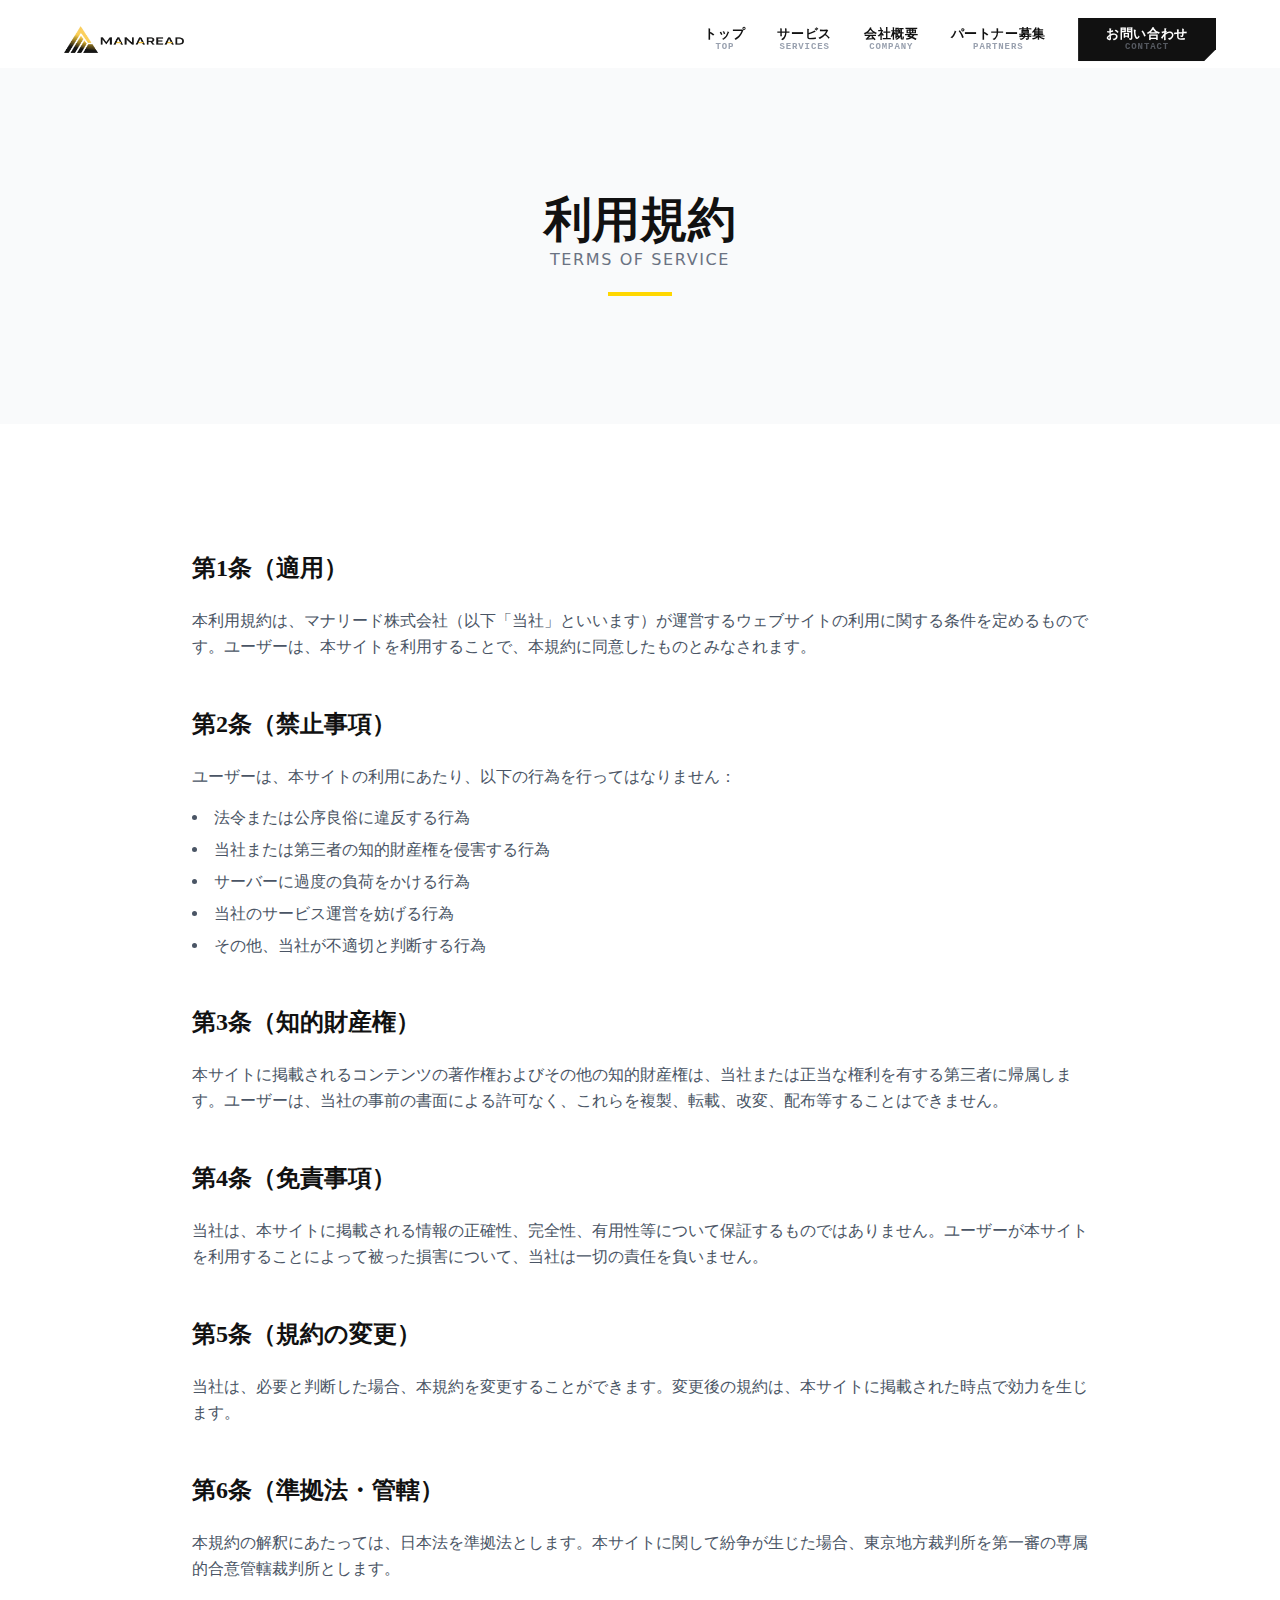
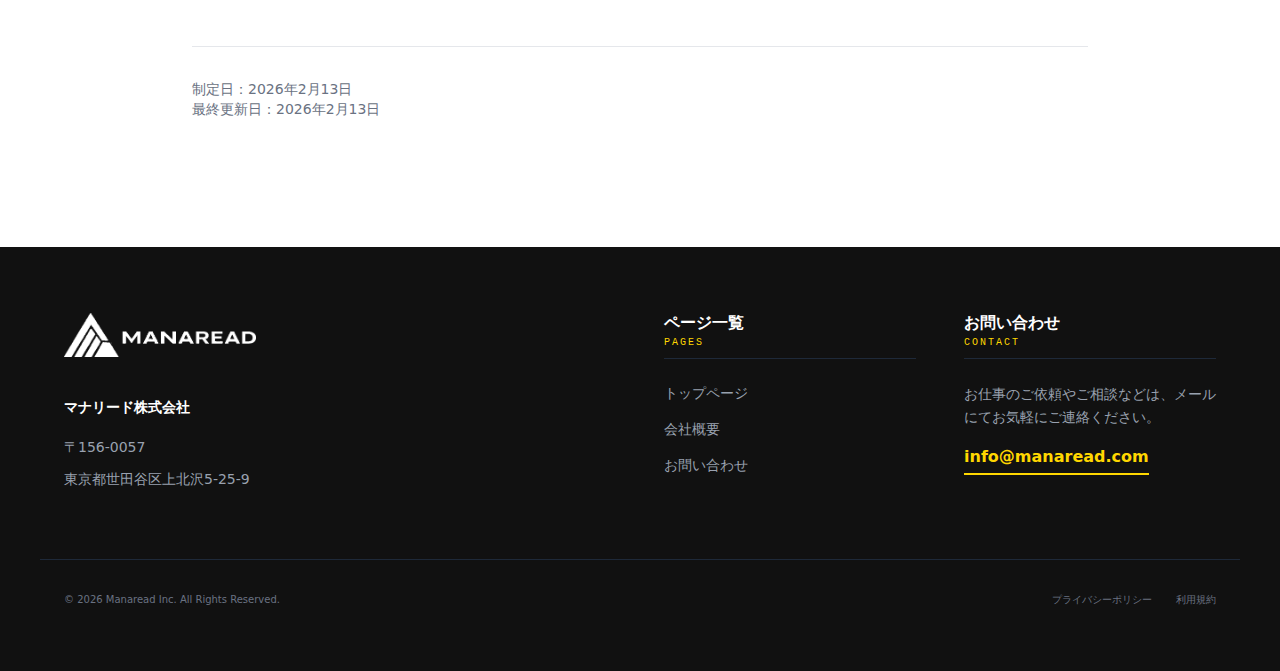
<file: terms/index.html>
<!DOCTYPE html><!--3lcqogdO27_vFGBoDtzcm--><html lang="ja"><head><meta charSet="utf-8"/><meta name="viewport" content="width=device-width, initial-scale=1"/><link rel="preload" as="image" href="/images/logo.png"/><link rel="stylesheet" href="/_next/static/chunks/7651e66642a9c3c4.css" data-precedence="next"/><link rel="preload" as="script" fetchPriority="low" href="/_next/static/chunks/d3a13e020af96855.js"/><script src="/_next/static/chunks/aee6c7720838f8a2.js" async=""></script><script src="/_next/static/chunks/f69d959e92e51503.js" async=""></script><script src="/_next/static/chunks/turbopack-c71129856fe75176.js" async=""></script><script src="/_next/static/chunks/8d2458d562fec232.js" async=""></script><script src="/_next/static/chunks/9bf2f928bde43f73.js" async=""></script><script src="/_next/static/chunks/ff1a16fafef87110.js" async=""></script><script src="/_next/static/chunks/d2be314c3ece3fbe.js" async=""></script><script src="/_next/static/chunks/e80dbe86d37ffa37.js" async=""></script><title>利用規約 | マナリード株式会社</title><meta name="description" content="マナリード株式会社のウェブサイト利用規約。サイトのご利用にあたっての条件を定めています。"/><meta name="author" content="マナリード株式会社"/><meta name="keywords" content="マナリード,営業支援,採用支援,人材サービス,営業代行,採用代行,リファラル営業"/><meta name="creator" content="マナリード株式会社"/><meta name="publisher" content="マナリード株式会社"/><meta name="robots" content="index, follow"/><meta name="googlebot" content="index, follow, max-video-preview:-1, max-image-preview:large, max-snippet:-1"/><link rel="canonical" href="https://manaread.com/"/><meta property="og:title" content="マナリード株式会社"/><meta property="og:description" content="企業の成長に必要な「届く・伝わる・動く」を設計し、事業の前進を加速させる。営業支援・採用支援を中心に、企業の成長をサポートします。"/><meta property="og:url" content="https://manaread.com/"/><meta property="og:site_name" content="マナリード株式会社"/><meta property="og:locale" content="ja_JP"/><meta property="og:image" content="https://manaread.com/images/og-image.jpg"/><meta property="og:image:width" content="1200"/><meta property="og:image:height" content="630"/><meta property="og:image:alt" content="マナリード株式会社"/><meta property="og:type" content="website"/><meta name="twitter:card" content="summary_large_image"/><meta name="twitter:title" content="マナリード株式会社"/><meta name="twitter:description" content="企業の成長に必要な「届く・伝わる・動く」を設計し、事業の前進を加速させる。営業支援・採用支援を中心に、企業の成長をサポートします。"/><meta name="twitter:image" content="https://manaread.com/images/og-image.jpg"/><link rel="icon" href="/favicon.ico?favicon.0b3bf435.ico" sizes="256x256" type="image/x-icon"/><link rel="icon" href="/images/icon.png"/><link rel="apple-touch-icon" href="/images/icon.png"/><script src="/_next/static/chunks/a6dad97d9634a72d.js" noModule=""></script></head><body class="antialiased font-sans flex flex-col min-h-screen"><div hidden=""><!--$--><!--/$--></div><header class="fixed top-0 left-0 right-0 z-50 transition-all duration-300 border-b bg-transparent border-transparent h-[80px]"><div class="container-custom h-full flex items-center justify-between"><a class="relative w-[120px] h-[40px] z-50" href="/"><img alt="Manaread" decoding="async" data-nimg="fill" class="object-contain" style="position:absolute;height:100%;width:100%;left:0;top:0;right:0;bottom:0;color:transparent" src="/images/logo.png"/></a><nav class="hidden md:flex items-center gap-8"><a class="group flex flex-col items-center justify-center transition-colors text-primary hover:text-accent" href="/"><span class="text-[13px] font-bold tracking-[0.05em] leading-tight">トップ</span><span class="text-[9px] font-bold tracking-[0.1em] group-hover:text-accent transition-colors leading-tight uppercase font-mono text-gray-400">TOP</span></a><a class="group flex flex-col items-center justify-center transition-colors text-primary hover:text-accent" href="/services/"><span class="text-[13px] font-bold tracking-[0.05em] leading-tight">サービス</span><span class="text-[9px] font-bold tracking-[0.1em] group-hover:text-accent transition-colors leading-tight uppercase font-mono text-gray-400">SERVICES</span></a><a class="group flex flex-col items-center justify-center transition-colors text-primary hover:text-accent" href="/company/"><span class="text-[13px] font-bold tracking-[0.05em] leading-tight">会社概要</span><span class="text-[9px] font-bold tracking-[0.1em] group-hover:text-accent transition-colors leading-tight uppercase font-mono text-gray-400">COMPANY</span></a><a class="group flex flex-col items-center justify-center transition-colors text-primary hover:text-accent" href="/partners/"><span class="text-[13px] font-bold tracking-[0.05em] leading-tight">パートナー募集</span><span class="text-[9px] font-bold tracking-[0.1em] group-hover:text-accent transition-colors leading-tight uppercase font-mono text-gray-400">PARTNERS</span></a><a class="group flex flex-col items-center justify-center transition-colors text-primary hover:text-accent px-7 py-2 bg-primary text-secondary clip-triangle-btn hover:bg-black transition-all shadow-sm hover:shadow-md" href="/contact/"><span class="text-[13px] font-bold tracking-[0.05em] leading-tight text-[11px]">お問い合わせ</span><span class="text-[9px] font-bold tracking-[0.1em] group-hover:text-accent transition-colors leading-tight uppercase font-mono text-gray-400 opacity-50">CONTACT</span></a></nav><button type="button" class="md:hidden z-50 w-10 h-10 flex flex-col justify-center items-center gap-[6px]" aria-label="Menu"><span class="w-6 h-0.5 bg-primary transition-all duration-300"></span><span class="w-6 h-0.5 bg-primary transition-all duration-300"></span><span class="w-6 h-0.5 bg-primary transition-all duration-300"></span></button></div></header><main class="flex-grow pt-[68px]"><div class="flex flex-col w-full overflow-x-hidden"><section class="relative py-20 md:py-32 overflow-hidden bg-background bg-gray-50 py-16 md:py-24 "><div class="container-custom relative z-10" style="opacity:1;transform:none"><div class="text-center"><h1 class="text-3xl md:text-5xl font-bold font-serif mb-4">利用規約<span class="block text-sm md:text-base font-sans font-normal text-gray-500 mt-2 tracking-widest leading-none">TERMS OF SERVICE</span></h1><div class="w-16 h-1 bg-accent mx-auto mt-6"></div></div></div></section><section class="relative py-20 md:py-32 overflow-hidden bg-background  "><div class="container-custom relative z-10" style="opacity:1;transform:none"><div class="max-w-4xl mx-auto prose prose-lg"><section class="mb-12"><h2 class="text-2xl font-bold font-serif mb-6">第1条（適用）</h2><p class="text-gray-600 leading-relaxed">本利用規約は、マナリード株式会社（以下「当社」といいます）が運営するウェブサイトの利用に関する条件を定めるものです。ユーザーは、本サイトを利用することで、本規約に同意したものとみなされます。</p></section><section class="mb-12"><h2 class="text-2xl font-bold font-serif mb-6">第2条（禁止事項）</h2><p class="text-gray-600 leading-relaxed mb-4">ユーザーは、本サイトの利用にあたり、以下の行為を行ってはなりません：</p><ul class="list-disc list-inside text-gray-600 space-y-2"><li>法令または公序良俗に違反する行為</li><li>当社または第三者の知的財産権を侵害する行為</li><li>サーバーに過度の負荷をかける行為</li><li>当社のサービス運営を妨げる行為</li><li>その他、当社が不適切と判断する行為</li></ul></section><section class="mb-12"><h2 class="text-2xl font-bold font-serif mb-6">第3条（知的財産権）</h2><p class="text-gray-600 leading-relaxed">本サイトに掲載されるコンテンツの著作権およびその他の知的財産権は、当社または正当な権利を有する第三者に帰属します。ユーザーは、当社の事前の書面による許可なく、これらを複製、転載、改変、配布等することはできません。</p></section><section class="mb-12"><h2 class="text-2xl font-bold font-serif mb-6">第4条（免責事項）</h2><p class="text-gray-600 leading-relaxed">当社は、本サイトに掲載される情報の正確性、完全性、有用性等について保証するものではありません。ユーザーが本サイトを利用することによって被った損害について、当社は一切の責任を負いません。</p></section><section class="mb-12"><h2 class="text-2xl font-bold font-serif mb-6">第5条（規約の変更）</h2><p class="text-gray-600 leading-relaxed">当社は、必要と判断した場合、本規約を変更することができます。変更後の規約は、本サイトに掲載された時点で効力を生じます。</p></section><section class="mb-12"><h2 class="text-2xl font-bold font-serif mb-6">第6条（準拠法・管轄）</h2><p class="text-gray-600 leading-relaxed">本規約の解釈にあたっては、日本法を準拠法とします。本サイトに関して紛争が生じた場合、東京地方裁判所を第一審の専属的合意管轄裁判所とします。</p></section><div class="text-sm text-gray-500 mt-16 pt-8 border-t border-gray-200">制定日：2026年2月13日<br/>最終更新日：2026年2月13日</div></div></div></section></div><!--$--><!--/$--></main><footer class="bg-section-dark text-white py-16"><div class="container-custom grid md:grid-cols-4 gap-12"><div class="col-span-1 md:col-span-2 text-center md:text-left"><div class="mb-8 relative w-48 h-12 mx-auto md:mx-0"><img alt="Manaread Logo" loading="lazy" decoding="async" data-nimg="fill" class="object-contain brightness-0 invert" style="position:absolute;height:100%;width:100%;left:0;top:0;right:0;bottom:0;color:transparent" src="/images/logo.png"/></div><address class="not-italic text-gray-400 text-sm leading-8"><span class="text-white font-bold block mb-2">マナリード株式会社</span>〒156-0057<br/>東京都世田谷区上北沢5-25-9</address></div><div class="col-span-1"><div class="mb-6 border-b border-gray-800 pb-2"><h3 class="font-bold text-white text-base">ページ一覧</h3><p class="text-[10px] text-accent tracking-[0.2em] uppercase font-mono">Pages</p></div><ul class="space-y-4 text-sm text-gray-400"><li><a class="hover:text-white transition-colors" href="/">トップページ</a></li><li><a class="hover:text-white transition-colors" href="/company/">会社概要</a></li><li><a class="hover:text-white transition-colors" href="/contact/">お問い合わせ</a></li></ul></div><div class="col-span-1"><div class="mb-6 border-b border-gray-800 pb-2"><h3 class="font-bold text-white text-base">お問い合わせ</h3><p class="text-[10px] text-accent tracking-[0.2em] uppercase font-mono">Contact</p></div><p class="text-sm text-gray-400 mb-4 leading-relaxed">お仕事のご依頼やご相談などは、メールにてお気軽にご連絡ください。</p><a href="mailto:info@manaread.com" class="text-base font-bold text-accent hover:text-white border-b-2 border-accent transition-all pb-1 inline-block">info@manaread.com</a></div></div><div class="container-custom mt-16 pt-8 border-t border-gray-800 text-[10px] text-gray-500 flex flex-col md:flex-row justify-between items-center gap-4"><p>© <!-- -->2026<!-- --> Manaread Inc. All Rights Reserved.</p><div class="flex gap-6"><a class="hover:text-white transition-colors" href="/privacy/">プライバシーポリシー</a><a class="hover:text-white transition-colors" href="/terms/">利用規約</a></div></div></footer><script src="/_next/static/chunks/d3a13e020af96855.js" id="_R_" async=""></script><script>(self.__next_f=self.__next_f||[]).push([0])</script><script>self.__next_f.push([1,"1:\"$Sreact.fragment\"\n2:I[56132,[\"/_next/static/chunks/8d2458d562fec232.js\",\"/_next/static/chunks/9bf2f928bde43f73.js\"],\"Header\"]\n3:I[39756,[\"/_next/static/chunks/ff1a16fafef87110.js\",\"/_next/static/chunks/d2be314c3ece3fbe.js\"],\"default\"]\n4:I[37457,[\"/_next/static/chunks/ff1a16fafef87110.js\",\"/_next/static/chunks/d2be314c3ece3fbe.js\"],\"default\"]\n5:I[85437,[\"/_next/static/chunks/8d2458d562fec232.js\",\"/_next/static/chunks/9bf2f928bde43f73.js\"],\"Image\"]\n6:I[22016,[\"/_next/static/chunks/8d2458d562fec232.js\",\"/_next/static/chunks/9bf2f928bde43f73.js\"],\"\"]\nb:I[68027,[],\"default\"]\n:HL[\"/_next/static/chunks/7651e66642a9c3c4.css\",\"style\"]\n"])</script><script>self.__next_f.push([1,"0:{\"P\":null,\"b\":\"3lcqogdO27-vFGBoDtzcm\",\"c\":[\"\",\"terms\",\"\"],\"q\":\"\",\"i\":false,\"f\":[[[\"\",{\"children\":[\"terms\",{\"children\":[\"__PAGE__\",{}]}]},\"$undefined\",\"$undefined\",true],[[\"$\",\"$1\",\"c\",{\"children\":[[[\"$\",\"link\",\"0\",{\"rel\":\"stylesheet\",\"href\":\"/_next/static/chunks/7651e66642a9c3c4.css\",\"precedence\":\"next\",\"crossOrigin\":\"$undefined\",\"nonce\":\"$undefined\"}],[\"$\",\"script\",\"script-0\",{\"src\":\"/_next/static/chunks/8d2458d562fec232.js\",\"async\":true,\"nonce\":\"$undefined\"}],[\"$\",\"script\",\"script-1\",{\"src\":\"/_next/static/chunks/9bf2f928bde43f73.js\",\"async\":true,\"nonce\":\"$undefined\"}]],[\"$\",\"html\",null,{\"lang\":\"ja\",\"children\":[\"$\",\"body\",null,{\"className\":\"antialiased font-sans flex flex-col min-h-screen\",\"children\":[[\"$\",\"$L2\",null,{}],[\"$\",\"main\",null,{\"className\":\"flex-grow pt-[68px]\",\"children\":[\"$\",\"$L3\",null,{\"parallelRouterKey\":\"children\",\"error\":\"$undefined\",\"errorStyles\":\"$undefined\",\"errorScripts\":\"$undefined\",\"template\":[\"$\",\"$L4\",null,{}],\"templateStyles\":\"$undefined\",\"templateScripts\":\"$undefined\",\"notFound\":[[[\"$\",\"title\",null,{\"children\":\"404: This page could not be found.\"}],[\"$\",\"div\",null,{\"style\":{\"fontFamily\":\"system-ui,\\\"Segoe UI\\\",Roboto,Helvetica,Arial,sans-serif,\\\"Apple Color Emoji\\\",\\\"Segoe UI Emoji\\\"\",\"height\":\"100vh\",\"textAlign\":\"center\",\"display\":\"flex\",\"flexDirection\":\"column\",\"alignItems\":\"center\",\"justifyContent\":\"center\"},\"children\":[\"$\",\"div\",null,{\"children\":[[\"$\",\"style\",null,{\"dangerouslySetInnerHTML\":{\"__html\":\"body{color:#000;background:#fff;margin:0}.next-error-h1{border-right:1px solid rgba(0,0,0,.3)}@media (prefers-color-scheme:dark){body{color:#fff;background:#000}.next-error-h1{border-right:1px solid rgba(255,255,255,.3)}}\"}}],[\"$\",\"h1\",null,{\"className\":\"next-error-h1\",\"style\":{\"display\":\"inline-block\",\"margin\":\"0 20px 0 0\",\"padding\":\"0 23px 0 0\",\"fontSize\":24,\"fontWeight\":500,\"verticalAlign\":\"top\",\"lineHeight\":\"49px\"},\"children\":404}],[\"$\",\"div\",null,{\"style\":{\"display\":\"inline-block\"},\"children\":[\"$\",\"h2\",null,{\"style\":{\"fontSize\":14,\"fontWeight\":400,\"lineHeight\":\"49px\",\"margin\":0},\"children\":\"This page could not be found.\"}]}]]}]}]],[]],\"forbidden\":\"$undefined\",\"unauthorized\":\"$undefined\"}]}],[\"$\",\"footer\",null,{\"className\":\"bg-section-dark text-white py-16\",\"children\":[[\"$\",\"div\",null,{\"className\":\"container-custom grid md:grid-cols-4 gap-12\",\"children\":[[\"$\",\"div\",null,{\"className\":\"col-span-1 md:col-span-2 text-center md:text-left\",\"children\":[[\"$\",\"div\",null,{\"className\":\"mb-8 relative w-48 h-12 mx-auto md:mx-0\",\"children\":[\"$\",\"$L5\",null,{\"src\":\"/images/logo.png\",\"alt\":\"Manaread Logo\",\"fill\":true,\"className\":\"object-contain brightness-0 invert\"}]}],[\"$\",\"address\",null,{\"className\":\"not-italic text-gray-400 text-sm leading-8\",\"children\":[[\"$\",\"span\",null,{\"className\":\"text-white font-bold block mb-2\",\"children\":\"マナリード株式会社\"}],\"〒156-0057\",[\"$\",\"br\",null,{}],\"東京都世田谷区上北沢5-25-9\"]}]]}],[\"$\",\"div\",null,{\"className\":\"col-span-1\",\"children\":[[\"$\",\"div\",null,{\"className\":\"mb-6 border-b border-gray-800 pb-2\",\"children\":[[\"$\",\"h3\",null,{\"className\":\"font-bold text-white text-base\",\"children\":\"ページ一覧\"}],[\"$\",\"p\",null,{\"className\":\"text-[10px] text-accent tracking-[0.2em] uppercase font-mono\",\"children\":\"Pages\"}]]}],[\"$\",\"ul\",null,{\"className\":\"space-y-4 text-sm text-gray-400\",\"children\":[[\"$\",\"li\",null,{\"children\":[\"$\",\"$L6\",null,{\"href\":\"/\",\"className\":\"hover:text-white transition-colors\",\"children\":\"トップページ\"}]}],[\"$\",\"li\",null,{\"children\":[\"$\",\"$L6\",null,{\"href\":\"/company\",\"className\":\"hover:text-white transition-colors\",\"children\":\"会社概要\"}]}],[\"$\",\"li\",null,{\"children\":[\"$\",\"$L6\",null,{\"href\":\"/contact\",\"className\":\"hover:text-white transition-colors\",\"children\":\"お問い合わせ\"}]}]]}]]}],[\"$\",\"div\",null,{\"className\":\"col-span-1\",\"children\":[[\"$\",\"div\",null,{\"className\":\"mb-6 border-b border-gray-800 pb-2\",\"children\":[[\"$\",\"h3\",null,{\"className\":\"font-bold text-white text-base\",\"children\":\"お問い合わせ\"}],[\"$\",\"p\",null,{\"className\":\"text-[10px] text-accent tracking-[0.2em] uppercase font-mono\",\"children\":\"Contact\"}]]}],[\"$\",\"p\",null,{\"className\":\"text-sm text-gray-400 mb-4 leading-relaxed\",\"children\":\"お仕事のご依頼やご相談などは、メールにてお気軽にご連絡ください。\"}],[\"$\",\"a\",null,{\"href\":\"mailto:info@manaread.com\",\"className\":\"text-base font-bold text-accent hover:text-white border-b-2 border-accent transition-all pb-1 inline-block\",\"children\":\"info@manaread.com\"}]]}]]}],[\"$\",\"div\",null,{\"className\":\"container-custom mt-16 pt-8 border-t border-gray-800 text-[10px] text-gray-500 flex flex-col md:flex-row justify-between items-center gap-4\",\"children\":[[\"$\",\"p\",null,{\"children\":[\"© \",2026,\" Manaread Inc. All Rights Reserved.\"]}],\"$L7\"]}]]}]]}]}]]}],{\"children\":[\"$L8\",{\"children\":[\"$L9\",{},null,false,false]},null,false,false]},null,false,false],\"$La\",false]],\"m\":\"$undefined\",\"G\":[\"$b\",[]],\"S\":true}\n"])</script><script>self.__next_f.push([1,"c:I[21580,[\"/_next/static/chunks/8d2458d562fec232.js\",\"/_next/static/chunks/9bf2f928bde43f73.js\",\"/_next/static/chunks/e80dbe86d37ffa37.js\"],\"Section\"]\nd:I[97367,[\"/_next/static/chunks/ff1a16fafef87110.js\",\"/_next/static/chunks/d2be314c3ece3fbe.js\"],\"OutletBoundary\"]\ne:\"$Sreact.suspense\"\n10:I[97367,[\"/_next/static/chunks/ff1a16fafef87110.js\",\"/_next/static/chunks/d2be314c3ece3fbe.js\"],\"ViewportBoundary\"]\n12:I[97367,[\"/_next/static/chunks/ff1a16fafef87110.js\",\"/_next/static/chunks/d2be314c3ece3fbe.js\"],\"MetadataBoundary\"]\n7:[\"$\",\"div\",null,{\"className\":\"flex gap-6\",\"children\":[[\"$\",\"$L6\",null,{\"href\":\"/privacy\",\"className\":\"hover:text-white transition-colors\",\"children\":\"プライバシーポリシー\"}],[\"$\",\"$L6\",null,{\"href\":\"/terms\",\"className\":\"hover:text-white transition-colors\",\"children\":\"利用規約\"}]]}]\n8:[\"$\",\"$1\",\"c\",{\"children\":[null,[\"$\",\"$L3\",null,{\"parallelRouterKey\":\"children\",\"error\":\"$undefined\",\"errorStyles\":\"$undefined\",\"errorScripts\":\"$undefined\",\"template\":[\"$\",\"$L4\",null,{}],\"templateStyles\":\"$undefined\",\"templateScripts\":\"$undefined\",\"notFound\":\"$undefined\",\"forbidden\":\"$undefined\",\"unauthorized\":\"$undefined\"}]]}]\n"])</script><script>self.__next_f.push([1,"9:[\"$\",\"$1\",\"c\",{\"children\":[[\"$\",\"div\",null,{\"className\":\"flex flex-col w-full overflow-x-hidden\",\"children\":[[\"$\",\"$Lc\",null,{\"className\":\"bg-gray-50 py-16 md:py-24\",\"children\":[\"$\",\"div\",null,{\"className\":\"text-center\",\"children\":[[\"$\",\"h1\",null,{\"className\":\"text-3xl md:text-5xl font-bold font-serif mb-4\",\"children\":[\"利用規約\",[\"$\",\"span\",null,{\"className\":\"block text-sm md:text-base font-sans font-normal text-gray-500 mt-2 tracking-widest leading-none\",\"children\":\"TERMS OF SERVICE\"}]]}],[\"$\",\"div\",null,{\"className\":\"w-16 h-1 bg-accent mx-auto mt-6\"}]]}]}],[\"$\",\"$Lc\",null,{\"background\":\"white\",\"children\":[\"$\",\"div\",null,{\"className\":\"max-w-4xl mx-auto prose prose-lg\",\"children\":[[\"$\",\"section\",null,{\"className\":\"mb-12\",\"children\":[[\"$\",\"h2\",null,{\"className\":\"text-2xl font-bold font-serif mb-6\",\"children\":\"第1条（適用）\"}],[\"$\",\"p\",null,{\"className\":\"text-gray-600 leading-relaxed\",\"children\":\"本利用規約は、マナリード株式会社（以下「当社」といいます）が運営するウェブサイトの利用に関する条件を定めるものです。ユーザーは、本サイトを利用することで、本規約に同意したものとみなされます。\"}]]}],[\"$\",\"section\",null,{\"className\":\"mb-12\",\"children\":[[\"$\",\"h2\",null,{\"className\":\"text-2xl font-bold font-serif mb-6\",\"children\":\"第2条（禁止事項）\"}],[\"$\",\"p\",null,{\"className\":\"text-gray-600 leading-relaxed mb-4\",\"children\":\"ユーザーは、本サイトの利用にあたり、以下の行為を行ってはなりません：\"}],[\"$\",\"ul\",null,{\"className\":\"list-disc list-inside text-gray-600 space-y-2\",\"children\":[[\"$\",\"li\",null,{\"children\":\"法令または公序良俗に違反する行為\"}],[\"$\",\"li\",null,{\"children\":\"当社または第三者の知的財産権を侵害する行為\"}],[\"$\",\"li\",null,{\"children\":\"サーバーに過度の負荷をかける行為\"}],[\"$\",\"li\",null,{\"children\":\"当社のサービス運営を妨げる行為\"}],[\"$\",\"li\",null,{\"children\":\"その他、当社が不適切と判断する行為\"}]]}]]}],[\"$\",\"section\",null,{\"className\":\"mb-12\",\"children\":[[\"$\",\"h2\",null,{\"className\":\"text-2xl font-bold font-serif mb-6\",\"children\":\"第3条（知的財産権）\"}],[\"$\",\"p\",null,{\"className\":\"text-gray-600 leading-relaxed\",\"children\":\"本サイトに掲載されるコンテンツの著作権およびその他の知的財産権は、当社または正当な権利を有する第三者に帰属します。ユーザーは、当社の事前の書面による許可なく、これらを複製、転載、改変、配布等することはできません。\"}]]}],[\"$\",\"section\",null,{\"className\":\"mb-12\",\"children\":[[\"$\",\"h2\",null,{\"className\":\"text-2xl font-bold font-serif mb-6\",\"children\":\"第4条（免責事項）\"}],[\"$\",\"p\",null,{\"className\":\"text-gray-600 leading-relaxed\",\"children\":\"当社は、本サイトに掲載される情報の正確性、完全性、有用性等について保証するものではありません。ユーザーが本サイトを利用することによって被った損害について、当社は一切の責任を負いません。\"}]]}],[\"$\",\"section\",null,{\"className\":\"mb-12\",\"children\":[[\"$\",\"h2\",null,{\"className\":\"text-2xl font-bold font-serif mb-6\",\"children\":\"第5条（規約の変更）\"}],[\"$\",\"p\",null,{\"className\":\"text-gray-600 leading-relaxed\",\"children\":\"当社は、必要と判断した場合、本規約を変更することができます。変更後の規約は、本サイトに掲載された時点で効力を生じます。\"}]]}],[\"$\",\"section\",null,{\"className\":\"mb-12\",\"children\":[[\"$\",\"h2\",null,{\"className\":\"text-2xl font-bold font-serif mb-6\",\"children\":\"第6条（準拠法・管轄）\"}],[\"$\",\"p\",null,{\"className\":\"text-gray-600 leading-relaxed\",\"children\":\"本規約の解釈にあたっては、日本法を準拠法とします。本サイトに関して紛争が生じた場合、東京地方裁判所を第一審の専属的合意管轄裁判所とします。\"}]]}],[\"$\",\"div\",null,{\"className\":\"text-sm text-gray-500 mt-16 pt-8 border-t border-gray-200\",\"children\":[\"制定日：2026年2月13日\",[\"$\",\"br\",null,{}],\"最終更新日：2026年2月13日\"]}]]}]}]]}],[[\"$\",\"script\",\"script-0\",{\"src\":\"/_next/static/chunks/e80dbe86d37ffa37.js\",\"async\":true,\"nonce\":\"$undefined\"}]],[\"$\",\"$Ld\",null,{\"children\":[\"$\",\"$e\",null,{\"name\":\"Next.MetadataOutlet\",\"children\":\"$@f\"}]}]]}]\n"])</script><script>self.__next_f.push([1,"a:[\"$\",\"$1\",\"h\",{\"children\":[null,[\"$\",\"$L10\",null,{\"children\":\"$L11\"}],[\"$\",\"div\",null,{\"hidden\":true,\"children\":[\"$\",\"$L12\",null,{\"children\":[\"$\",\"$e\",null,{\"name\":\"Next.Metadata\",\"children\":\"$L13\"}]}]}],null]}]\n"])</script><script>self.__next_f.push([1,"11:[[\"$\",\"meta\",\"0\",{\"charSet\":\"utf-8\"}],[\"$\",\"meta\",\"1\",{\"name\":\"viewport\",\"content\":\"width=device-width, initial-scale=1\"}]]\n"])</script><script>self.__next_f.push([1,"14:I[27201,[\"/_next/static/chunks/ff1a16fafef87110.js\",\"/_next/static/chunks/d2be314c3ece3fbe.js\"],\"IconMark\"]\nf:null\n"])</script><script>self.__next_f.push([1,"13:[[\"$\",\"title\",\"0\",{\"children\":\"利用規約 | マナリード株式会社\"}],[\"$\",\"meta\",\"1\",{\"name\":\"description\",\"content\":\"マナリード株式会社のウェブサイト利用規約。サイトのご利用にあたっての条件を定めています。\"}],[\"$\",\"meta\",\"2\",{\"name\":\"author\",\"content\":\"マナリード株式会社\"}],[\"$\",\"meta\",\"3\",{\"name\":\"keywords\",\"content\":\"マナリード,営業支援,採用支援,人材サービス,営業代行,採用代行,リファラル営業\"}],[\"$\",\"meta\",\"4\",{\"name\":\"creator\",\"content\":\"マナリード株式会社\"}],[\"$\",\"meta\",\"5\",{\"name\":\"publisher\",\"content\":\"マナリード株式会社\"}],[\"$\",\"meta\",\"6\",{\"name\":\"robots\",\"content\":\"index, follow\"}],[\"$\",\"meta\",\"7\",{\"name\":\"googlebot\",\"content\":\"index, follow, max-video-preview:-1, max-image-preview:large, max-snippet:-1\"}],[\"$\",\"link\",\"8\",{\"rel\":\"canonical\",\"href\":\"https://manaread.com/\"}],[\"$\",\"meta\",\"9\",{\"property\":\"og:title\",\"content\":\"マナリード株式会社\"}],[\"$\",\"meta\",\"10\",{\"property\":\"og:description\",\"content\":\"企業の成長に必要な「届く・伝わる・動く」を設計し、事業の前進を加速させる。営業支援・採用支援を中心に、企業の成長をサポートします。\"}],[\"$\",\"meta\",\"11\",{\"property\":\"og:url\",\"content\":\"https://manaread.com/\"}],[\"$\",\"meta\",\"12\",{\"property\":\"og:site_name\",\"content\":\"マナリード株式会社\"}],[\"$\",\"meta\",\"13\",{\"property\":\"og:locale\",\"content\":\"ja_JP\"}],[\"$\",\"meta\",\"14\",{\"property\":\"og:image\",\"content\":\"https://manaread.com/images/og-image.jpg\"}],[\"$\",\"meta\",\"15\",{\"property\":\"og:image:width\",\"content\":\"1200\"}],[\"$\",\"meta\",\"16\",{\"property\":\"og:image:height\",\"content\":\"630\"}],[\"$\",\"meta\",\"17\",{\"property\":\"og:image:alt\",\"content\":\"マナリード株式会社\"}],[\"$\",\"meta\",\"18\",{\"property\":\"og:type\",\"content\":\"website\"}],[\"$\",\"meta\",\"19\",{\"name\":\"twitter:card\",\"content\":\"summary_large_image\"}],[\"$\",\"meta\",\"20\",{\"name\":\"twitter:title\",\"content\":\"マナリード株式会社\"}],[\"$\",\"meta\",\"21\",{\"name\":\"twitter:description\",\"content\":\"企業の成長に必要な「届く・伝わる・動く」を設計し、事業の前進を加速させる。営業支援・採用支援を中心に、企業の成長をサポートします。\"}],[\"$\",\"meta\",\"22\",{\"name\":\"twitter:image\",\"content\":\"https://manaread.com/images/og-image.jpg\"}],[\"$\",\"link\",\"23\",{\"rel\":\"icon\",\"href\":\"/favicon.ico?favicon.0b3bf435.ico\",\"sizes\":\"256x256\",\"type\":\"image/x-icon\"}],[\"$\",\"link\",\"24\",{\"rel\":\"icon\",\"href\":\"/images/icon.png\"}],[\"$\",\"link\",\"25\",{\"rel\":\"apple-touch-icon\",\"href\":\"/images/icon.png\"}],[\"$\",\"$L14\",\"26\",{}]]\n"])</script></body></html>
</file>
<file: _next/static/chunks/7651e66642a9c3c4.css>
@layer properties{@supports (((-webkit-hyphens:none)) and (not (margin-trim:inline))) or ((-moz-orient:inline) and (not (color:rgb(from red r g b)))){*,:before,:after,::backdrop{--tw-translate-x:0;--tw-translate-y:0;--tw-translate-z:0;--tw-space-y-reverse:0;--tw-divide-y-reverse:0;--tw-border-style:solid;--tw-gradient-position:initial;--tw-gradient-from:#0000;--tw-gradient-via:#0000;--tw-gradient-to:#0000;--tw-gradient-stops:initial;--tw-gradient-via-stops:initial;--tw-gradient-from-position:0%;--tw-gradient-via-position:50%;--tw-gradient-to-position:100%;--tw-leading:initial;--tw-font-weight:initial;--tw-tracking:initial;--tw-shadow:0 0 #0000;--tw-shadow-color:initial;--tw-shadow-alpha:100%;--tw-inset-shadow:0 0 #0000;--tw-inset-shadow-color:initial;--tw-inset-shadow-alpha:100%;--tw-ring-color:initial;--tw-ring-shadow:0 0 #0000;--tw-inset-ring-color:initial;--tw-inset-ring-shadow:0 0 #0000;--tw-ring-inset:initial;--tw-ring-offset-width:0px;--tw-ring-offset-color:#fff;--tw-ring-offset-shadow:0 0 #0000;--tw-blur:initial;--tw-brightness:initial;--tw-contrast:initial;--tw-grayscale:initial;--tw-hue-rotate:initial;--tw-invert:initial;--tw-opacity:initial;--tw-saturate:initial;--tw-sepia:initial;--tw-drop-shadow:initial;--tw-drop-shadow-color:initial;--tw-drop-shadow-alpha:100%;--tw-drop-shadow-size:initial;--tw-backdrop-blur:initial;--tw-backdrop-brightness:initial;--tw-backdrop-contrast:initial;--tw-backdrop-grayscale:initial;--tw-backdrop-hue-rotate:initial;--tw-backdrop-invert:initial;--tw-backdrop-opacity:initial;--tw-backdrop-saturate:initial;--tw-backdrop-sepia:initial;--tw-duration:initial;--tw-scale-x:1;--tw-scale-y:1;--tw-scale-z:1}}}@layer theme{:root,:host{--font-sans:ui-sans-serif,system-ui,-apple-system,BlinkMacSystemFont,"Segoe UI",Roboto,"Helvetica Neue",Arial,"Noto Sans",sans-serif,"Apple Color Emoji","Segoe UI Emoji","Segoe UI Symbol","Noto Color Emoji";--font-serif:"Hiragino Mincho ProN","Yu Mincho","Noto Serif JP","HGS明朝E","MS PMincho",ui-serif,Georgia,serif;--font-mono:ui-monospace,SFMono-Regular,Menlo,Monaco,Consolas,"Liberation Mono","Courier New",monospace;--color-red-50:#fef2f2;--color-red-500:#fb2c36;--color-gray-50:#f9fafb;--color-gray-100:#f3f4f6;--color-gray-200:#e5e7eb;--color-gray-300:#d1d5dc;--color-gray-400:#99a1af;--color-gray-500:#6a7282;--color-gray-600:#4a5565;--color-gray-800:#1e2939;--color-gray-900:#101828;--color-black:#000;--color-white:#fff;--spacing:.25rem;--container-sm:24rem;--container-xl:36rem;--container-2xl:42rem;--container-3xl:48rem;--container-4xl:56rem;--container-5xl:64rem;--container-6xl:72rem;--text-xs:.75rem;--text-xs--line-height:calc(1/.75);--text-sm:.875rem;--text-sm--line-height:calc(1.25/.875);--text-base:1rem;--text-base--line-height:calc(1.5/1);--text-lg:1.125rem;--text-lg--line-height:calc(1.75/1.125);--text-xl:1.25rem;--text-xl--line-height:calc(1.75/1.25);--text-2xl:1.5rem;--text-2xl--line-height:calc(2/1.5);--text-3xl:1.875rem;--text-3xl--line-height:calc(2.25/1.875);--text-4xl:2.25rem;--text-4xl--line-height:calc(2.5/2.25);--text-5xl:3rem;--text-5xl--line-height:1;--text-6xl:3.75rem;--text-6xl--line-height:1;--font-weight-normal:400;--font-weight-medium:500;--font-weight-bold:700;--tracking-tight:-.025em;--tracking-wider:.05em;--tracking-widest:.1em;--leading-tight:1.25;--leading-relaxed:1.625;--leading-loose:2;--drop-shadow-2xl:0 25px 25px #00000026;--blur-md:12px;--default-transition-duration:.15s;--default-transition-timing-function:cubic-bezier(.4,0,.2,1);--default-font-family:var(--font-sans);--default-mono-font-family:var(--font-mono);--color-background:var(--background);--color-primary:#111;--color-secondary:#fff;--color-accent:gold;--color-muted:#f4f4f5;--color-muted-foreground:#71717a;--color-section-dark:#111;--color-border-subtle:#e5e5e5}@supports (color:lab(0% 0 0)){:root,:host{--color-red-50:lab(96.5005% 4.18508 1.52328);--color-red-500:lab(55.4814% 75.0732 48.8528);--color-gray-50:lab(98.2596% -.247031 -.706708);--color-gray-100:lab(96.1596% -.0823438 -1.13575);--color-gray-200:lab(91.6229% -.159115 -2.26791);--color-gray-300:lab(85.1236% -.612259 -3.7138);--color-gray-400:lab(65.9269% -.832707 -8.17473);--color-gray-500:lab(47.7841% -.393182 -10.0268);--color-gray-600:lab(35.6337% -1.58697 -10.8425);--color-gray-800:lab(16.1051% -1.18239 -11.7533);--color-gray-900:lab(8.11897% .811279 -12.254)}}}@layer base{*,:after,:before,::backdrop{box-sizing:border-box;border:0 solid;margin:0;padding:0}::file-selector-button{box-sizing:border-box;border:0 solid;margin:0;padding:0}html,:host{-webkit-text-size-adjust:100%;tab-size:4;line-height:1.5;font-family:var(--default-font-family,ui-sans-serif,system-ui,sans-serif,"Apple Color Emoji","Segoe UI Emoji","Segoe UI Symbol","Noto Color Emoji");font-feature-settings:var(--default-font-feature-settings,normal);font-variation-settings:var(--default-font-variation-settings,normal);-webkit-tap-highlight-color:transparent}hr{height:0;color:inherit;border-top-width:1px}abbr:where([title]){-webkit-text-decoration:underline dotted;text-decoration:underline dotted}h1,h2,h3,h4,h5,h6{font-size:inherit;font-weight:inherit}a{color:inherit;-webkit-text-decoration:inherit;-webkit-text-decoration:inherit;-webkit-text-decoration:inherit;-webkit-text-decoration:inherit;text-decoration:inherit}b,strong{font-weight:bolder}code,kbd,samp,pre{font-family:var(--default-mono-font-family,ui-monospace,SFMono-Regular,Menlo,Monaco,Consolas,"Liberation Mono","Courier New",monospace);font-feature-settings:var(--default-mono-font-feature-settings,normal);font-variation-settings:var(--default-mono-font-variation-settings,normal);font-size:1em}small{font-size:80%}sub,sup{vertical-align:baseline;font-size:75%;line-height:0;position:relative}sub{bottom:-.25em}sup{top:-.5em}table{text-indent:0;border-color:inherit;border-collapse:collapse}:-moz-focusring{outline:auto}progress{vertical-align:baseline}summary{display:list-item}ol,ul,menu{list-style:none}img,svg,video,canvas,audio,iframe,embed,object{vertical-align:middle;display:block}img,video{max-width:100%;height:auto}button,input,select,optgroup,textarea{font:inherit;font-feature-settings:inherit;font-variation-settings:inherit;letter-spacing:inherit;color:inherit;opacity:1;background-color:#0000;border-radius:0}::file-selector-button{font:inherit;font-feature-settings:inherit;font-variation-settings:inherit;letter-spacing:inherit;color:inherit;opacity:1;background-color:#0000;border-radius:0}:where(select:is([multiple],[size])) optgroup{font-weight:bolder}:where(select:is([multiple],[size])) optgroup option{padding-inline-start:20px}::file-selector-button{margin-inline-end:4px}::placeholder{opacity:1}@supports (not ((-webkit-appearance:-apple-pay-button))) or (contain-intrinsic-size:1px){::placeholder{color:currentColor}@supports (color:color-mix(in lab, red, red)){::placeholder{color:color-mix(in oklab,currentcolor 50%,transparent)}}}textarea{resize:vertical}::-webkit-search-decoration{-webkit-appearance:none}::-webkit-date-and-time-value{min-height:1lh;text-align:inherit}::-webkit-datetime-edit{display:inline-flex}::-webkit-datetime-edit-fields-wrapper{padding:0}::-webkit-datetime-edit{padding-block:0}::-webkit-datetime-edit-year-field{padding-block:0}::-webkit-datetime-edit-month-field{padding-block:0}::-webkit-datetime-edit-day-field{padding-block:0}::-webkit-datetime-edit-hour-field{padding-block:0}::-webkit-datetime-edit-minute-field{padding-block:0}::-webkit-datetime-edit-second-field{padding-block:0}::-webkit-datetime-edit-millisecond-field{padding-block:0}::-webkit-datetime-edit-meridiem-field{padding-block:0}::-webkit-calendar-picker-indicator{line-height:1}:-moz-ui-invalid{box-shadow:none}button,input:where([type=button],[type=reset],[type=submit]){appearance:button}::file-selector-button{appearance:button}::-webkit-inner-spin-button{height:auto}::-webkit-outer-spin-button{height:auto}[hidden]:where(:not([hidden=until-found])){display:none!important}}@layer components;@layer utilities{.pointer-events-none{pointer-events:none}.visible{visibility:visible}.bg-image-overlay:before{content:"";z-index:1;background:linear-gradient(#ffffffe6,#ffffffb3);position:absolute;inset:0}.absolute{position:absolute}.fixed{position:fixed}.relative{position:relative}.static{position:static}.inset-0{inset:calc(var(--spacing)*0)}.-top-10{top:calc(var(--spacing)*-10)}.top-0{top:calc(var(--spacing)*0)}.top-10{top:calc(var(--spacing)*10)}.top-\[-10\%\]{top:-10%}.top-\[10\%\]{top:10%}.-right-4{right:calc(var(--spacing)*-4)}.-right-10{right:calc(var(--spacing)*-10)}.right-0{right:calc(var(--spacing)*0)}.right-\[-5\%\]{right:-5%}.right-\[-20\%\]{right:-20%}.right-\[5\%\]{right:5%}.-bottom-4{bottom:calc(var(--spacing)*-4)}.left-0{left:calc(var(--spacing)*0)}.z-0{z-index:0}.z-10{z-index:10}.z-20{z-index:20}.z-40{z-index:40}.z-50{z-index:50}.order-1{order:1}.order-2{order:2}.order-3{order:3}.col-span-1{grid-column:span 1/span 1}.container{width:100%}@media (min-width:40rem){.container{max-width:40rem}}@media (min-width:48rem){.container{max-width:48rem}}@media (min-width:64rem){.container{max-width:64rem}}@media (min-width:80rem){.container{max-width:80rem}}@media (min-width:96rem){.container{max-width:96rem}}.container-custom{max-width:1200px;margin-inline:auto;padding-inline:1.5rem}.mx-auto{margin-inline:auto}.mt-0\.5{margin-top:calc(var(--spacing)*.5)}.mt-1{margin-top:calc(var(--spacing)*1)}.mt-2{margin-top:calc(var(--spacing)*2)}.mt-6{margin-top:calc(var(--spacing)*6)}.mt-8{margin-top:calc(var(--spacing)*8)}.mt-12{margin-top:calc(var(--spacing)*12)}.mt-16{margin-top:calc(var(--spacing)*16)}.mb-1{margin-bottom:calc(var(--spacing)*1)}.mb-2{margin-bottom:calc(var(--spacing)*2)}.mb-3{margin-bottom:calc(var(--spacing)*3)}.mb-4{margin-bottom:calc(var(--spacing)*4)}.mb-6{margin-bottom:calc(var(--spacing)*6)}.mb-8{margin-bottom:calc(var(--spacing)*8)}.mb-10{margin-bottom:calc(var(--spacing)*10)}.mb-12{margin-bottom:calc(var(--spacing)*12)}.mb-16{margin-bottom:calc(var(--spacing)*16)}.mb-20{margin-bottom:calc(var(--spacing)*20)}.ml-3{margin-left:calc(var(--spacing)*3)}.block{display:block}.contents{display:contents}.flex{display:flex}.grid{display:grid}.hidden{display:none}.inline-block{display:inline-block}.inline-flex{display:inline-flex}.aspect-\[3\/4\]{aspect-ratio:3/4}.h-0\.5{height:calc(var(--spacing)*.5)}.h-1{height:calc(var(--spacing)*1)}.h-10{height:calc(var(--spacing)*10)}.h-12{height:calc(var(--spacing)*12)}.h-24{height:calc(var(--spacing)*24)}.h-40{height:calc(var(--spacing)*40)}.h-\[32px\]{height:32px}.h-\[40px\]{height:40px}.h-\[60\%\]{height:60%}.h-\[68px\]{height:68px}.h-\[80\%\]{height:80%}.h-\[80px\]{height:80px}.h-\[90vh\]{height:90vh}.h-\[280px\]{height:280px}.h-fit{height:fit-content}.h-full{height:100%}.h-screen{height:100vh}.min-h-\[700px\]{min-height:700px}.min-h-screen{min-height:100vh}.w-6{width:calc(var(--spacing)*6)}.w-10{width:calc(var(--spacing)*10)}.w-12{width:calc(var(--spacing)*12)}.w-16{width:calc(var(--spacing)*16)}.w-24{width:calc(var(--spacing)*24)}.w-40{width:calc(var(--spacing)*40)}.w-48{width:calc(var(--spacing)*48)}.w-\[60\%\]{width:60%}.w-\[80\%\]{width:80%}.w-\[120px\]{width:120px}.w-\[140px\]{width:140px}.w-\[280px\]{width:280px}.w-full{width:100%}.max-w-2xl{max-width:var(--container-2xl)}.max-w-3xl{max-width:var(--container-3xl)}.max-w-4xl{max-width:var(--container-4xl)}.max-w-5xl{max-width:var(--container-5xl)}.max-w-6xl{max-width:var(--container-6xl)}.max-w-none{max-width:none}.max-w-sm{max-width:var(--container-sm)}.max-w-xl{max-width:var(--container-xl)}.min-w-\[200px\]{min-width:200px}.flex-1{flex:1}.flex-shrink-0{flex-shrink:0}.flex-grow{flex-grow:1}.-translate-y-\[8px\]{--tw-translate-y:calc(8px*-1);translate:var(--tw-translate-x)var(--tw-translate-y)}.translate-y-\[8px\]{--tw-translate-y:8px;translate:var(--tw-translate-x)var(--tw-translate-y)}.-rotate-45{rotate:-45deg}.rotate-45{rotate:45deg}.cursor-pointer{cursor:pointer}.resize-none{resize:none}.list-inside{list-style-position:inside}.list-disc{list-style-type:disc}.appearance-none{appearance:none}.grid-cols-1{grid-template-columns:repeat(1,minmax(0,1fr))}.flex-col{flex-direction:column}.items-center{align-items:center}.items-start{align-items:flex-start}.justify-between{justify-content:space-between}.justify-center{justify-content:center}.gap-2{gap:calc(var(--spacing)*2)}.gap-3{gap:calc(var(--spacing)*3)}.gap-4{gap:calc(var(--spacing)*4)}.gap-6{gap:calc(var(--spacing)*6)}.gap-8{gap:calc(var(--spacing)*8)}.gap-12{gap:calc(var(--spacing)*12)}.gap-\[6px\]{gap:6px}:where(.space-y-2>:not(:last-child)){--tw-space-y-reverse:0;margin-block-start:calc(calc(var(--spacing)*2)*var(--tw-space-y-reverse));margin-block-end:calc(calc(var(--spacing)*2)*calc(1 - var(--tw-space-y-reverse)))}:where(.space-y-4>:not(:last-child)){--tw-space-y-reverse:0;margin-block-start:calc(calc(var(--spacing)*4)*var(--tw-space-y-reverse));margin-block-end:calc(calc(var(--spacing)*4)*calc(1 - var(--tw-space-y-reverse)))}:where(.space-y-6>:not(:last-child)){--tw-space-y-reverse:0;margin-block-start:calc(calc(var(--spacing)*6)*var(--tw-space-y-reverse));margin-block-end:calc(calc(var(--spacing)*6)*calc(1 - var(--tw-space-y-reverse)))}:where(.space-y-8>:not(:last-child)){--tw-space-y-reverse:0;margin-block-start:calc(calc(var(--spacing)*8)*var(--tw-space-y-reverse));margin-block-end:calc(calc(var(--spacing)*8)*calc(1 - var(--tw-space-y-reverse)))}:where(.space-y-10>:not(:last-child)){--tw-space-y-reverse:0;margin-block-start:calc(calc(var(--spacing)*10)*var(--tw-space-y-reverse));margin-block-end:calc(calc(var(--spacing)*10)*calc(1 - var(--tw-space-y-reverse)))}:where(.space-y-20>:not(:last-child)){--tw-space-y-reverse:0;margin-block-start:calc(calc(var(--spacing)*20)*var(--tw-space-y-reverse));margin-block-end:calc(calc(var(--spacing)*20)*calc(1 - var(--tw-space-y-reverse)))}:where(.divide-y>:not(:last-child)){--tw-divide-y-reverse:0;border-bottom-style:var(--tw-border-style);border-top-style:var(--tw-border-style);border-top-width:calc(1px*var(--tw-divide-y-reverse));border-bottom-width:calc(1px*calc(1 - var(--tw-divide-y-reverse)))}:where(.divide-gray-100>:not(:last-child)){border-color:var(--color-gray-100)}.overflow-hidden{overflow:hidden}.overflow-x-hidden{overflow-x:hidden}.rounded-full{border-radius:3.40282e38px}.border{border-style:var(--tw-border-style);border-width:1px}.border-0{border-style:var(--tw-border-style);border-width:0}.border-t{border-top-style:var(--tw-border-style);border-top-width:1px}.border-b{border-bottom-style:var(--tw-border-style);border-bottom-width:1px}.border-b-2{border-bottom-style:var(--tw-border-style);border-bottom-width:2px}.border-l-4{border-left-style:var(--tw-border-style);border-left-width:4px}.border-l-8{border-left-style:var(--tw-border-style);border-left-width:8px}.border-dashed{--tw-border-style:dashed;border-style:dashed}.border-accent{border-color:var(--color-accent)}.border-border-subtle{border-color:var(--color-border-subtle)}.border-gray-100{border-color:var(--color-gray-100)}.border-gray-200{border-color:var(--color-gray-200)}.border-gray-300{border-color:var(--color-gray-300)}.border-gray-800{border-color:var(--color-gray-800)}.border-primary{border-color:var(--color-primary)}.border-transparent{border-color:#0000}.bg-accent{background-color:var(--color-accent)}.bg-accent\/10{background-color:#ffd7001a}@supports (color:color-mix(in lab, red, red)){.bg-accent\/10{background-color:color-mix(in oklab,var(--color-accent)10%,transparent)}}.bg-background{background-color:var(--color-background)}.bg-gray-50{background-color:var(--color-gray-50)}.bg-gray-100{background-color:var(--color-gray-100)}.bg-muted{background-color:var(--color-muted)}.bg-primary{background-color:var(--color-primary)}.bg-red-50{background-color:var(--color-red-50)}.bg-section-dark{background-color:var(--color-section-dark)}.bg-transparent{background-color:#0000}.bg-white{background-color:var(--color-white)}.bg-white\/95{background-color:#fffffff2}@supports (color:color-mix(in lab, red, red)){.bg-white\/95{background-color:color-mix(in oklab,var(--color-white)95%,transparent)}}.bg-gradient-to-b{--tw-gradient-position:to bottom in oklab;background-image:linear-gradient(var(--tw-gradient-stops))}.from-white\/90{--tw-gradient-from:#ffffffe6}@supports (color:color-mix(in lab, red, red)){.from-white\/90{--tw-gradient-from:color-mix(in oklab,var(--color-white)90%,transparent)}}.from-white\/90{--tw-gradient-stops:var(--tw-gradient-via-stops,var(--tw-gradient-position),var(--tw-gradient-from)var(--tw-gradient-from-position),var(--tw-gradient-to)var(--tw-gradient-to-position))}.via-white\/70{--tw-gradient-via:#ffffffb3}@supports (color:color-mix(in lab, red, red)){.via-white\/70{--tw-gradient-via:color-mix(in oklab,var(--color-white)70%,transparent)}}.via-white\/70{--tw-gradient-via-stops:var(--tw-gradient-position),var(--tw-gradient-from)var(--tw-gradient-from-position),var(--tw-gradient-via)var(--tw-gradient-via-position),var(--tw-gradient-to)var(--tw-gradient-to-position);--tw-gradient-stops:var(--tw-gradient-via-stops)}.to-white\/90{--tw-gradient-to:#ffffffe6}@supports (color:color-mix(in lab, red, red)){.to-white\/90{--tw-gradient-to:color-mix(in oklab,var(--color-white)90%,transparent)}}.to-white\/90{--tw-gradient-stops:var(--tw-gradient-via-stops,var(--tw-gradient-position),var(--tw-gradient-from)var(--tw-gradient-from-position),var(--tw-gradient-to)var(--tw-gradient-to-position))}.object-contain{object-fit:contain}.object-cover{object-fit:cover}.p-6{padding:calc(var(--spacing)*6)}.p-8{padding:calc(var(--spacing)*8)}.p-10{padding:calc(var(--spacing)*10)}.p-12{padding:calc(var(--spacing)*12)}.px-1{padding-inline:calc(var(--spacing)*1)}.px-3{padding-inline:calc(var(--spacing)*3)}.px-4{padding-inline:calc(var(--spacing)*4)}.px-6{padding-inline:calc(var(--spacing)*6)}.px-7{padding-inline:calc(var(--spacing)*7)}.px-8{padding-inline:calc(var(--spacing)*8)}.px-10{padding-inline:calc(var(--spacing)*10)}.px-12{padding-inline:calc(var(--spacing)*12)}.px-16{padding-inline:calc(var(--spacing)*16)}.py-1{padding-block:calc(var(--spacing)*1)}.py-2{padding-block:calc(var(--spacing)*2)}.py-3{padding-block:calc(var(--spacing)*3)}.py-4{padding-block:calc(var(--spacing)*4)}.py-5{padding-block:calc(var(--spacing)*5)}.py-6{padding-block:calc(var(--spacing)*6)}.py-8{padding-block:calc(var(--spacing)*8)}.py-12{padding-block:calc(var(--spacing)*12)}.py-16{padding-block:calc(var(--spacing)*16)}.py-20{padding-block:calc(var(--spacing)*20)}.py-24{padding-block:calc(var(--spacing)*24)}.pt-4{padding-top:calc(var(--spacing)*4)}.pt-6{padding-top:calc(var(--spacing)*6)}.pt-8{padding-top:calc(var(--spacing)*8)}.pt-24{padding-top:calc(var(--spacing)*24)}.pt-\[68px\]{padding-top:68px}.pb-1{padding-bottom:calc(var(--spacing)*1)}.pb-2{padding-bottom:calc(var(--spacing)*2)}.pl-4{padding-left:calc(var(--spacing)*4)}.pl-6{padding-left:calc(var(--spacing)*6)}.text-center{text-align:center}.font-mono{font-family:var(--font-mono)}.font-sans{font-family:var(--font-sans)}.font-serif{font-family:var(--font-serif)}.text-2xl{font-size:var(--text-2xl);line-height:var(--tw-leading,var(--text-2xl--line-height))}.text-3xl{font-size:var(--text-3xl);line-height:var(--tw-leading,var(--text-3xl--line-height))}.text-4xl{font-size:var(--text-4xl);line-height:var(--tw-leading,var(--text-4xl--line-height))}.text-base{font-size:var(--text-base);line-height:var(--tw-leading,var(--text-base--line-height))}.text-lg{font-size:var(--text-lg);line-height:var(--tw-leading,var(--text-lg--line-height))}.text-sm{font-size:var(--text-sm);line-height:var(--tw-leading,var(--text-sm--line-height))}.text-xl{font-size:var(--text-xl);line-height:var(--tw-leading,var(--text-xl--line-height))}.text-xs{font-size:var(--text-xs);line-height:var(--tw-leading,var(--text-xs--line-height))}.text-\[9px\]{font-size:9px}.text-\[10px\]{font-size:10px}.text-\[11px\]{font-size:11px}.text-\[13px\]{font-size:13px}.leading-8{--tw-leading:calc(var(--spacing)*8);line-height:calc(var(--spacing)*8)}.leading-loose{--tw-leading:var(--leading-loose);line-height:var(--leading-loose)}.leading-none{--tw-leading:1;line-height:1}.leading-relaxed{--tw-leading:var(--leading-relaxed);line-height:var(--leading-relaxed)}.leading-tight{--tw-leading:var(--leading-tight);line-height:var(--leading-tight)}.font-bold{--tw-font-weight:var(--font-weight-bold);font-weight:var(--font-weight-bold)}.font-medium{--tw-font-weight:var(--font-weight-medium);font-weight:var(--font-weight-medium)}.font-normal{--tw-font-weight:var(--font-weight-normal);font-weight:var(--font-weight-normal)}.tracking-\[0\.1em\]{--tw-tracking:.1em;letter-spacing:.1em}.tracking-\[0\.2em\]{--tw-tracking:.2em;letter-spacing:.2em}.tracking-\[0\.3em\]{--tw-tracking:.3em;letter-spacing:.3em}.tracking-\[0\.05em\]{--tw-tracking:.05em;letter-spacing:.05em}.tracking-tight{--tw-tracking:var(--tracking-tight);letter-spacing:var(--tracking-tight)}.tracking-wider{--tw-tracking:var(--tracking-wider);letter-spacing:var(--tracking-wider)}.tracking-widest{--tw-tracking:var(--tracking-widest);letter-spacing:var(--tracking-widest)}.\[text-wrap\:balance\]{text-wrap:balance}.break-words{overflow-wrap:break-word}.text-accent{color:var(--color-accent)}.text-accent\/60{color:#ffd70099}@supports (color:color-mix(in lab, red, red)){.text-accent\/60{color:color-mix(in oklab,var(--color-accent)60%,transparent)}}.text-gray-400{color:var(--color-gray-400)}.text-gray-500{color:var(--color-gray-500)}.text-gray-600{color:var(--color-gray-600)}.text-gray-900{color:var(--color-gray-900)}.text-muted-foreground{color:var(--color-muted-foreground)}.text-primary{color:var(--color-primary)}.text-primary\/90{color:#111111e6}@supports (color:color-mix(in lab, red, red)){.text-primary\/90{color:color-mix(in oklab,var(--color-primary)90%,transparent)}}.text-red-500{color:var(--color-red-500)}.text-secondary{color:var(--color-secondary)}.text-white{color:var(--color-white)}.uppercase{text-transform:uppercase}.italic{font-style:italic}.not-italic{font-style:normal}.underline{text-decoration-line:underline}.decoration-accent\/30{text-decoration-color:#ffd7004d}@supports (color:color-mix(in lab, red, red)){.decoration-accent\/30{-webkit-text-decoration-color:color-mix(in oklab,var(--color-accent)30%,transparent);-webkit-text-decoration-color:color-mix(in oklab,var(--color-accent)30%,transparent);-webkit-text-decoration-color:color-mix(in oklab,var(--color-accent)30%,transparent);text-decoration-color:color-mix(in oklab,var(--color-accent)30%,transparent)}}.underline-offset-8{text-underline-offset:8px}.antialiased{-webkit-font-smoothing:antialiased;-moz-osx-font-smoothing:grayscale}.opacity-0{opacity:0}.opacity-10{opacity:.1}.opacity-20{opacity:.2}.opacity-50{opacity:.5}.opacity-\[0\.03\]{opacity:.03}.shadow-2xl{--tw-shadow:0 25px 50px -12px var(--tw-shadow-color,#00000040);box-shadow:var(--tw-inset-shadow),var(--tw-inset-ring-shadow),var(--tw-ring-offset-shadow),var(--tw-ring-shadow),var(--tw-shadow)}.shadow-lg{--tw-shadow:0 10px 15px -3px var(--tw-shadow-color,#0000001a),0 4px 6px -4px var(--tw-shadow-color,#0000001a);box-shadow:var(--tw-inset-shadow),var(--tw-inset-ring-shadow),var(--tw-ring-offset-shadow),var(--tw-ring-shadow),var(--tw-shadow)}.shadow-sm{--tw-shadow:0 1px 3px 0 var(--tw-shadow-color,#0000001a),0 1px 2px -1px var(--tw-shadow-color,#0000001a);box-shadow:var(--tw-inset-shadow),var(--tw-inset-ring-shadow),var(--tw-ring-offset-shadow),var(--tw-ring-shadow),var(--tw-shadow)}.shadow-xl{--tw-shadow:0 20px 25px -5px var(--tw-shadow-color,#0000001a),0 8px 10px -6px var(--tw-shadow-color,#0000001a);box-shadow:var(--tw-inset-shadow),var(--tw-inset-ring-shadow),var(--tw-ring-offset-shadow),var(--tw-ring-shadow),var(--tw-shadow)}.blur-\[60px\]{--tw-blur:blur(60px);filter:var(--tw-blur,)var(--tw-brightness,)var(--tw-contrast,)var(--tw-grayscale,)var(--tw-hue-rotate,)var(--tw-invert,)var(--tw-saturate,)var(--tw-sepia,)var(--tw-drop-shadow,)}.brightness-0{--tw-brightness:brightness(0%);filter:var(--tw-blur,)var(--tw-brightness,)var(--tw-contrast,)var(--tw-grayscale,)var(--tw-hue-rotate,)var(--tw-invert,)var(--tw-saturate,)var(--tw-sepia,)var(--tw-drop-shadow,)}.drop-shadow-2xl{--tw-drop-shadow-size:drop-shadow(0 25px 25px var(--tw-drop-shadow-color,#00000026));--tw-drop-shadow:drop-shadow(var(--drop-shadow-2xl));filter:var(--tw-blur,)var(--tw-brightness,)var(--tw-contrast,)var(--tw-grayscale,)var(--tw-hue-rotate,)var(--tw-invert,)var(--tw-saturate,)var(--tw-sepia,)var(--tw-drop-shadow,)}.grayscale{--tw-grayscale:grayscale(100%);filter:var(--tw-blur,)var(--tw-brightness,)var(--tw-contrast,)var(--tw-grayscale,)var(--tw-hue-rotate,)var(--tw-invert,)var(--tw-saturate,)var(--tw-sepia,)var(--tw-drop-shadow,)}.grayscale-\[20\%\]{--tw-grayscale:grayscale(20%);filter:var(--tw-blur,)var(--tw-brightness,)var(--tw-contrast,)var(--tw-grayscale,)var(--tw-hue-rotate,)var(--tw-invert,)var(--tw-saturate,)var(--tw-sepia,)var(--tw-drop-shadow,)}.grayscale-\[50\%\]{--tw-grayscale:grayscale(50%);filter:var(--tw-blur,)var(--tw-brightness,)var(--tw-contrast,)var(--tw-grayscale,)var(--tw-hue-rotate,)var(--tw-invert,)var(--tw-saturate,)var(--tw-sepia,)var(--tw-drop-shadow,)}.invert{--tw-invert:invert(100%);filter:var(--tw-blur,)var(--tw-brightness,)var(--tw-contrast,)var(--tw-grayscale,)var(--tw-hue-rotate,)var(--tw-invert,)var(--tw-saturate,)var(--tw-sepia,)var(--tw-drop-shadow,)}.filter{filter:var(--tw-blur,)var(--tw-brightness,)var(--tw-contrast,)var(--tw-grayscale,)var(--tw-hue-rotate,)var(--tw-invert,)var(--tw-saturate,)var(--tw-sepia,)var(--tw-drop-shadow,)}.backdrop-blur-md{--tw-backdrop-blur:blur(var(--blur-md));-webkit-backdrop-filter:var(--tw-backdrop-blur,)var(--tw-backdrop-brightness,)var(--tw-backdrop-contrast,)var(--tw-backdrop-grayscale,)var(--tw-backdrop-hue-rotate,)var(--tw-backdrop-invert,)var(--tw-backdrop-opacity,)var(--tw-backdrop-saturate,)var(--tw-backdrop-sepia,);backdrop-filter:var(--tw-backdrop-blur,)var(--tw-backdrop-brightness,)var(--tw-backdrop-contrast,)var(--tw-backdrop-grayscale,)var(--tw-backdrop-hue-rotate,)var(--tw-backdrop-invert,)var(--tw-backdrop-opacity,)var(--tw-backdrop-saturate,)var(--tw-backdrop-sepia,)}.transition{transition-property:color,background-color,border-color,outline-color,text-decoration-color,fill,stroke,--tw-gradient-from,--tw-gradient-via,--tw-gradient-to,opacity,box-shadow,transform,translate,scale,rotate,filter,-webkit-backdrop-filter,backdrop-filter,display,content-visibility,overlay,pointer-events;transition-timing-function:var(--tw-ease,var(--default-transition-timing-function));transition-duration:var(--tw-duration,var(--default-transition-duration))}.transition-\[font-size\]{transition-property:font-size;transition-timing-function:var(--tw-ease,var(--default-transition-timing-function));transition-duration:var(--tw-duration,var(--default-transition-duration))}.transition-all{transition-property:all;transition-timing-function:var(--tw-ease,var(--default-transition-timing-function));transition-duration:var(--tw-duration,var(--default-transition-duration))}.transition-colors{transition-property:color,background-color,border-color,outline-color,text-decoration-color,fill,stroke,--tw-gradient-from,--tw-gradient-via,--tw-gradient-to;transition-timing-function:var(--tw-ease,var(--default-transition-timing-function));transition-duration:var(--tw-duration,var(--default-transition-duration))}.transition-transform{transition-property:transform,translate,scale,rotate;transition-timing-function:var(--tw-ease,var(--default-transition-timing-function));transition-duration:var(--tw-duration,var(--default-transition-duration))}.duration-200{--tw-duration:.2s;transition-duration:.2s}.duration-300{--tw-duration:.3s;transition-duration:.3s}.duration-500{--tw-duration:.5s;transition-duration:.5s}.duration-700{--tw-duration:.7s;transition-duration:.7s}.select-none{-webkit-user-select:none;user-select:none}.clip-geometric-card{clip-path:polygon(0 0,100% 0,100% 100%,20px 100%,0 calc(100% - 20px))}.clip-triangle-btn{clip-path:polygon(0 0,100% 0,100% calc(100% - 12px),calc(100% - 12px) 100%,0 100%)}.vertical-rl{writing-mode:vertical-rl}@media (hover:hover){.group-hover\:translate-x-1:is(:where(.group):hover *){--tw-translate-x:calc(var(--spacing)*1);translate:var(--tw-translate-x)var(--tw-translate-y)}.group-hover\:gap-3:is(:where(.group):hover *){gap:calc(var(--spacing)*3)}.group-hover\:border-accent:is(:where(.group):hover *){border-color:var(--color-accent)}.group-hover\:text-accent:is(:where(.group):hover *){color:var(--color-accent)}.group-hover\:grayscale-0:is(:where(.group):hover *){--tw-grayscale:grayscale(0%);filter:var(--tw-blur,)var(--tw-brightness,)var(--tw-contrast,)var(--tw-grayscale,)var(--tw-hue-rotate,)var(--tw-invert,)var(--tw-saturate,)var(--tw-sepia,)var(--tw-drop-shadow,)}.hover\:-translate-y-1:hover{--tw-translate-y:calc(var(--spacing)*-1);translate:var(--tw-translate-x)var(--tw-translate-y)}.hover\:border-accent:hover{border-color:var(--color-accent)}.hover\:border-border-subtle:hover{border-color:var(--color-border-subtle)}.hover\:bg-black:hover{background-color:var(--color-black)}.hover\:bg-gray-50:hover{background-color:var(--color-gray-50)}.hover\:bg-white:hover{background-color:var(--color-white)}.hover\:text-accent:hover{color:var(--color-accent)}.hover\:text-white:hover{color:var(--color-white)}.hover\:shadow-2xl:hover{--tw-shadow:0 25px 50px -12px var(--tw-shadow-color,#00000040);box-shadow:var(--tw-inset-shadow),var(--tw-inset-ring-shadow),var(--tw-ring-offset-shadow),var(--tw-ring-shadow),var(--tw-shadow)}.hover\:shadow-md:hover{--tw-shadow:0 4px 6px -1px var(--tw-shadow-color,#0000001a),0 2px 4px -2px var(--tw-shadow-color,#0000001a);box-shadow:var(--tw-inset-shadow),var(--tw-inset-ring-shadow),var(--tw-ring-offset-shadow),var(--tw-ring-shadow),var(--tw-shadow)}}.focus\:border-accent:focus{border-color:var(--color-accent)}.focus\:outline-none:focus{--tw-outline-style:none;outline-style:none}.active\:scale-95:active{--tw-scale-x:95%;--tw-scale-y:95%;--tw-scale-z:95%;scale:var(--tw-scale-x)var(--tw-scale-y)}@media (min-width:40rem){.sm\:flex-row{flex-direction:row}}@media (min-width:48rem){.md\:order-1{order:1}.md\:order-2{order:2}.md\:col-span-2{grid-column:span 2/span 2}.md\:col-span-3{grid-column:span 3/span 3}.md\:col-span-4{grid-column:span 4/span 4}.md\:col-span-8{grid-column:span 8/span 8}.md\:mx-0{margin-inline:calc(var(--spacing)*0)}.md\:mt-16{margin-top:calc(var(--spacing)*16)}.md\:mt-24{margin-top:calc(var(--spacing)*24)}.md\:flex{display:flex}.md\:hidden{display:none}.md\:h-\[36px\]{height:36px}.md\:h-\[400px\]{height:400px}.md\:w-48{width:calc(var(--spacing)*48)}.md\:w-\[160px\]{width:160px}.md\:w-\[400px\]{width:400px}.md\:grid-cols-2{grid-template-columns:repeat(2,minmax(0,1fr))}.md\:grid-cols-3{grid-template-columns:repeat(3,minmax(0,1fr))}.md\:grid-cols-4{grid-template-columns:repeat(4,minmax(0,1fr))}.md\:grid-cols-12{grid-template-columns:repeat(12,minmax(0,1fr))}.md\:grid-cols-\[1fr_auto_1fr\]{grid-template-columns:1fr auto 1fr}.md\:flex-row{flex-direction:row}.md\:items-center{align-items:center}.md\:items-end{align-items:flex-end}.md\:items-start{align-items:flex-start}.md\:justify-start{justify-content:flex-start}.md\:gap-10{gap:calc(var(--spacing)*10)}.md\:p-10{padding:calc(var(--spacing)*10)}.md\:p-12{padding:calc(var(--spacing)*12)}.md\:py-0{padding-block:calc(var(--spacing)*0)}.md\:py-24{padding-block:calc(var(--spacing)*24)}.md\:py-28{padding-block:calc(var(--spacing)*28)}.md\:py-32{padding-block:calc(var(--spacing)*32)}.md\:text-left{text-align:left}.md\:text-2xl{font-size:var(--text-2xl);line-height:var(--tw-leading,var(--text-2xl--line-height))}.md\:text-3xl{font-size:var(--text-3xl);line-height:var(--tw-leading,var(--text-3xl--line-height))}.md\:text-4xl{font-size:var(--text-4xl);line-height:var(--tw-leading,var(--text-4xl--line-height))}.md\:text-5xl{font-size:var(--text-5xl);line-height:var(--tw-leading,var(--text-5xl--line-height))}.md\:text-base{font-size:var(--text-base);line-height:var(--tw-leading,var(--text-base--line-height))}.md\:text-lg{font-size:var(--text-lg);line-height:var(--tw-leading,var(--text-lg--line-height))}.md\:text-sm{font-size:var(--text-sm);line-height:var(--tw-leading,var(--text-sm--line-height))}.md\:text-xl{font-size:var(--text-xl);line-height:var(--tw-leading,var(--text-xl--line-height))}}@media (min-width:64rem){.lg\:col-span-3{grid-column:span 3/span 3}.lg\:col-span-9{grid-column:span 9/span 9}.lg\:gap-8{gap:calc(var(--spacing)*8)}.lg\:gap-12{gap:calc(var(--spacing)*12)}.lg\:text-4xl{font-size:var(--text-4xl);line-height:var(--tw-leading,var(--text-4xl--line-height))}.lg\:text-6xl{font-size:var(--text-6xl);line-height:var(--tw-leading,var(--text-6xl--line-height))}}}:root{--background:#fff;--foreground:#111}body{background:var(--background);color:var(--foreground);font-family:var(--font-sans);-webkit-font-smoothing:antialiased;-moz-osx-font-smoothing:grayscale}@property --tw-translate-x{syntax:"*";inherits:false;initial-value:0}@property --tw-translate-y{syntax:"*";inherits:false;initial-value:0}@property --tw-translate-z{syntax:"*";inherits:false;initial-value:0}@property --tw-space-y-reverse{syntax:"*";inherits:false;initial-value:0}@property --tw-divide-y-reverse{syntax:"*";inherits:false;initial-value:0}@property --tw-border-style{syntax:"*";inherits:false;initial-value:solid}@property --tw-gradient-position{syntax:"*";inherits:false}@property --tw-gradient-from{syntax:"<color>";inherits:false;initial-value:#0000}@property --tw-gradient-via{syntax:"<color>";inherits:false;initial-value:#0000}@property --tw-gradient-to{syntax:"<color>";inherits:false;initial-value:#0000}@property --tw-gradient-stops{syntax:"*";inherits:false}@property --tw-gradient-via-stops{syntax:"*";inherits:false}@property --tw-gradient-from-position{syntax:"<length-percentage>";inherits:false;initial-value:0%}@property --tw-gradient-via-position{syntax:"<length-percentage>";inherits:false;initial-value:50%}@property --tw-gradient-to-position{syntax:"<length-percentage>";inherits:false;initial-value:100%}@property --tw-leading{syntax:"*";inherits:false}@property --tw-font-weight{syntax:"*";inherits:false}@property --tw-tracking{syntax:"*";inherits:false}@property --tw-shadow{syntax:"*";inherits:false;initial-value:0 0 #0000}@property --tw-shadow-color{syntax:"*";inherits:false}@property --tw-shadow-alpha{syntax:"<percentage>";inherits:false;initial-value:100%}@property --tw-inset-shadow{syntax:"*";inherits:false;initial-value:0 0 #0000}@property --tw-inset-shadow-color{syntax:"*";inherits:false}@property --tw-inset-shadow-alpha{syntax:"<percentage>";inherits:false;initial-value:100%}@property --tw-ring-color{syntax:"*";inherits:false}@property --tw-ring-shadow{syntax:"*";inherits:false;initial-value:0 0 #0000}@property --tw-inset-ring-color{syntax:"*";inherits:false}@property --tw-inset-ring-shadow{syntax:"*";inherits:false;initial-value:0 0 #0000}@property --tw-ring-inset{syntax:"*";inherits:false}@property --tw-ring-offset-width{syntax:"<length>";inherits:false;initial-value:0}@property --tw-ring-offset-color{syntax:"*";inherits:false;initial-value:#fff}@property --tw-ring-offset-shadow{syntax:"*";inherits:false;initial-value:0 0 #0000}@property --tw-blur{syntax:"*";inherits:false}@property --tw-brightness{syntax:"*";inherits:false}@property --tw-contrast{syntax:"*";inherits:false}@property --tw-grayscale{syntax:"*";inherits:false}@property --tw-hue-rotate{syntax:"*";inherits:false}@property --tw-invert{syntax:"*";inherits:false}@property --tw-opacity{syntax:"*";inherits:false}@property --tw-saturate{syntax:"*";inherits:false}@property --tw-sepia{syntax:"*";inherits:false}@property --tw-drop-shadow{syntax:"*";inherits:false}@property --tw-drop-shadow-color{syntax:"*";inherits:false}@property --tw-drop-shadow-alpha{syntax:"<percentage>";inherits:false;initial-value:100%}@property --tw-drop-shadow-size{syntax:"*";inherits:false}@property --tw-backdrop-blur{syntax:"*";inherits:false}@property --tw-backdrop-brightness{syntax:"*";inherits:false}@property --tw-backdrop-contrast{syntax:"*";inherits:false}@property --tw-backdrop-grayscale{syntax:"*";inherits:false}@property --tw-backdrop-hue-rotate{syntax:"*";inherits:false}@property --tw-backdrop-invert{syntax:"*";inherits:false}@property --tw-backdrop-opacity{syntax:"*";inherits:false}@property --tw-backdrop-saturate{syntax:"*";inherits:false}@property --tw-backdrop-sepia{syntax:"*";inherits:false}@property --tw-duration{syntax:"*";inherits:false}@property --tw-scale-x{syntax:"*";inherits:false;initial-value:1}@property --tw-scale-y{syntax:"*";inherits:false;initial-value:1}@property --tw-scale-z{syntax:"*";inherits:false;initial-value:1}
</file>
